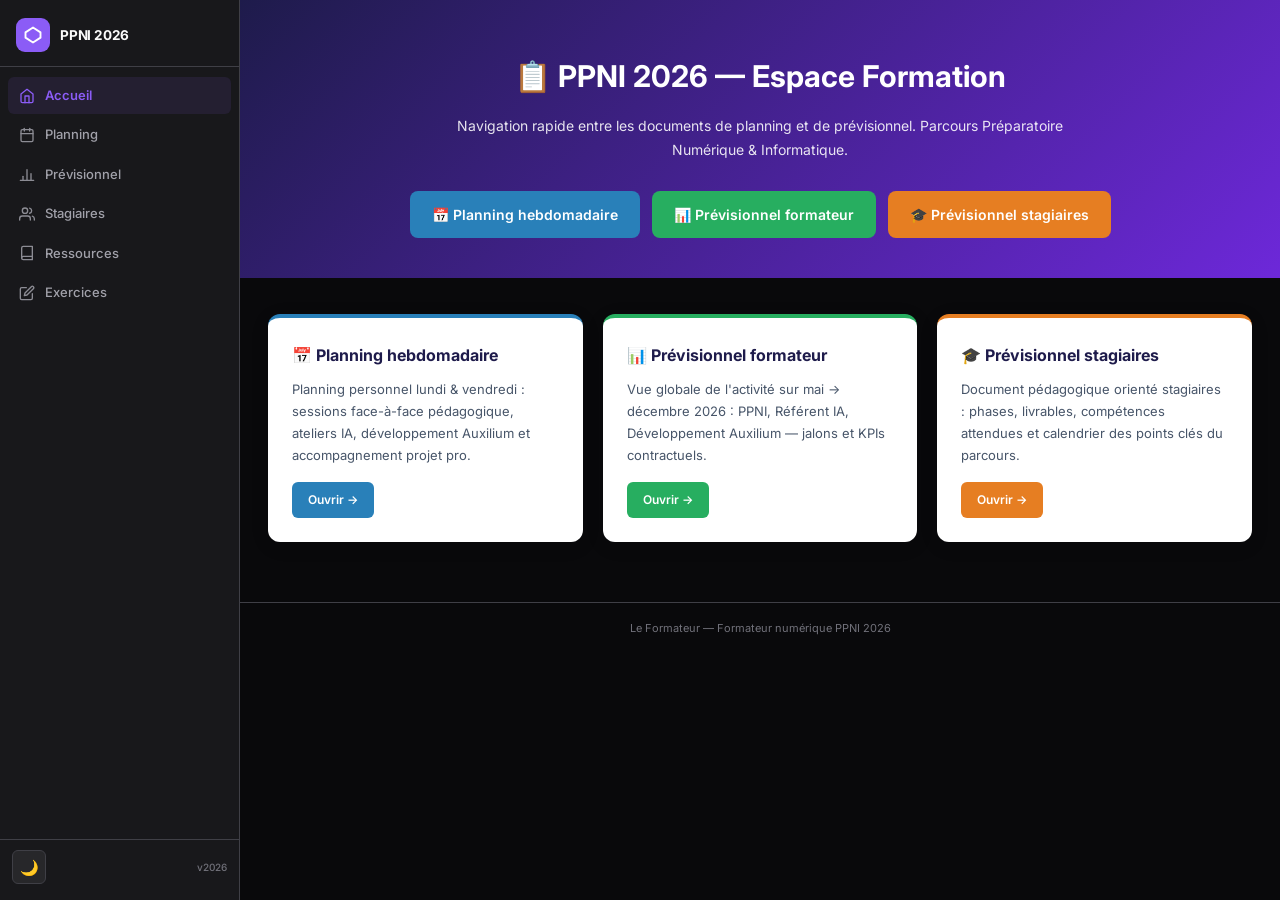
<file: index.html>
<!doctype html>
<html lang="fr">
  <head>
    <meta charset="UTF-8" />
    <meta name="viewport" content="width=device-width, initial-scale=1" />
    <title>Accueil — PPNI 2026</title>
    <link rel="preconnect" href="https://fonts.googleapis.com" />
    <link rel="preconnect" href="https://fonts.gstatic.com" crossorigin />
    <link
      href="https://fonts.googleapis.com/css2?family=Inter:wght@400;500;600;700&display=swap"
      rel="stylesheet"
    />
    <script>
      (function () {
        var t = localStorage.getItem("ppni-theme") || "dark";
        document.documentElement.setAttribute("data-theme", t);
      })();
    </script>
    <link rel="stylesheet" href="css/shared.css" />
    <style>
      .hero {
        background: linear-gradient(
          135deg,
          var(--brand-dark) 0%,
          var(--brand-mid) 100%
        );
        color: white;
        padding: 52px 32px 40px;
        text-align: center;
      }
      .hero h1 {
        font-size: 30px;
        font-weight: 700;
        margin-bottom: 12px;
      }
      .hero p {
        font-size: 14px;
        opacity: 0.88;
        max-width: 620px;
        margin: 0 auto 28px;
        line-height: 1.75;
      }
      .hero-nav {
        display: flex;
        flex-wrap: wrap;
        gap: 12px;
        justify-content: center;
      }
      .hero-nav a {
        display: inline-flex;
        align-items: center;
        gap: 7px;
        padding: 12px 22px;
        border-radius: 8px;
        text-decoration: none;
        font-weight: 600;
        font-size: 14px;
        color: white;
        transition:
          transform 0.18s,
          box-shadow 0.18s;
      }
      .hero-nav a:hover {
        transform: translateY(-2px);
        box-shadow: 0 8px 20px rgba(0, 0, 0, 0.22);
      }
      .btn-plan {
        background: #2980b9;
      }
      .btn-prev {
        background: #27ae60;
      }
      .btn-stag {
        background: #e67e22;
      }
      .card-grid {
        display: grid;
        grid-template-columns: repeat(auto-fit, minmax(280px, 1fr));
        gap: 20px;
        max-width: 1080px;
        margin: 36px auto;
        padding: 0 28px;
      }
      .card {
        background: white;
        border-radius: 12px;
        padding: 24px;
        box-shadow: 0 4px 20px rgba(0, 0, 0, 0.08);
        border-top: 4px solid;
        transition:
          transform 0.2s,
          box-shadow 0.2s;
      }
      .card:hover {
        transform: translateY(-3px);
        box-shadow: 0 8px 28px rgba(0, 0, 0, 0.13);
      }
      .card.c1 {
        border-color: #2980b9;
      }
      .card.c2 {
        border-color: #27ae60;
      }
      .card.c3 {
        border-color: #e67e22;
      }
      .card h2 {
        font-size: 16px;
        font-weight: 700;
        margin-bottom: 10px;
        color: var(--brand-dark);
      }
      .card p {
        font-size: 13px;
        line-height: 1.7;
        color: #475569;
        margin-bottom: 16px;
      }
      .card a.btn {
        display: inline-flex;
        align-items: center;
        gap: 6px;
        padding: 8px 16px;
        border-radius: 6px;
        text-decoration: none;
        font-weight: 600;
        font-size: 12px;
        color: white;
      }
      .card.c1 a.btn {
        background: #2980b9;
      }
      .card.c2 a.btn {
        background: #27ae60;
      }
      .card.c3 a.btn {
        background: #e67e22;
      }
      @media (max-width: 640px) {
        .hero {
          padding: 32px 16px 24px;
        }
        .hero h1 {
          font-size: 22px;
        }
        .card-grid {
          padding: 0 16px;
        }
      }
      @media print {
        .topbar {
          display: none;
        }
      }
    </style>
  </head>
  <body>
    <aside class="sidebar" id="sidebar">
      <div class="sidebar-brand">
        <div class="brand-logo">
          <svg
            width="18"
            height="18"
            viewBox="0 0 24 24"
            fill="none"
            stroke="currentColor"
            stroke-width="2.5"
            stroke-linecap="round"
            stroke-linejoin="round"
          >
            <polygon points="12 2 22 8.5 22 15.5 12 22 2 15.5 2 8.5" />
          </svg>
        </div>
        <span class="brand-text">PPNI 2026</span>
      </div>
      <nav class="sidebar-nav">
        <a href="index.html" class="nav-item active">
          <span class="nav-icon"
            ><svg
              width="16"
              height="16"
              viewBox="0 0 24 24"
              fill="none"
              stroke="currentColor"
              stroke-width="2"
              stroke-linecap="round"
              stroke-linejoin="round"
            >
              <path d="m3 9 9-7 9 7v11a2 2 0 0 1-2 2H5a2 2 0 0 1-2-2z" />
              <polyline points="9 22 9 12 15 12 15 22" /></svg
          ></span>
          <span>Accueil</span>
        </a>
        <a href="planning.html" class="nav-item">
          <span class="nav-icon"
            ><svg
              width="16"
              height="16"
              viewBox="0 0 24 24"
              fill="none"
              stroke="currentColor"
              stroke-width="2"
              stroke-linecap="round"
              stroke-linejoin="round"
            >
              <rect x="3" y="4" width="18" height="18" rx="2" ry="2" />
              <line x1="16" y1="2" x2="16" y2="6" />
              <line x1="8" y1="2" x2="8" y2="6" />
              <line x1="3" y1="10" x2="21" y2="10" /></svg
          ></span>
          <span>Planning</span>
        </a>
        <a href="previsionnel.html" class="nav-item">
          <span class="nav-icon"
            ><svg
              width="16"
              height="16"
              viewBox="0 0 24 24"
              fill="none"
              stroke="currentColor"
              stroke-width="2"
              stroke-linecap="round"
              stroke-linejoin="round"
            >
              <line x1="18" y1="20" x2="18" y2="10" />
              <line x1="12" y1="20" x2="12" y2="4" />
              <line x1="6" y1="20" x2="6" y2="14" />
              <line x1="2" y1="20" x2="22" y2="20" /></svg
          ></span>
          <span>Prévisionnel</span>
        </a>
        <a href="previsionnel_stagiaire.html" class="nav-item">
          <span class="nav-icon"
            ><svg
              width="16"
              height="16"
              viewBox="0 0 24 24"
              fill="none"
              stroke="currentColor"
              stroke-width="2"
              stroke-linecap="round"
              stroke-linejoin="round"
            >
              <path d="M17 21v-2a4 4 0 0 0-4-4H5a4 4 0 0 0-4 4v2" />
              <circle cx="9" cy="7" r="4" />
              <path d="M23 21v-2a4 4 0 0 0-3-3.87" />
              <path d="M16 3.13a4 4 0 0 1 0 7.75" /></svg
          ></span>
          <span>Stagiaires</span>
        </a>
        <a href="ressources/index.html" class="nav-item">
          <span class="nav-icon"
            ><svg
              width="16"
              height="16"
              viewBox="0 0 24 24"
              fill="none"
              stroke="currentColor"
              stroke-width="2"
              stroke-linecap="round"
              stroke-linejoin="round"
            >
              <path d="M4 19.5A2.5 2.5 0 0 1 6.5 17H20" />
              <path
                d="M6.5 2H20v20H6.5A2.5 2.5 0 0 1 4 19.5v-15A2.5 2.5 0 0 1 6.5 2z"
              /></svg
          ></span>
          <span>Ressources</span>
        </a>
        <a href="exercices/index.html" class="nav-item">
          <span class="nav-icon"
            ><svg
              width="16"
              height="16"
              viewBox="0 0 24 24"
              fill="none"
              stroke="currentColor"
              stroke-width="2"
              stroke-linecap="round"
              stroke-linejoin="round"
            >
              <path
                d="M11 4H4a2 2 0 0 0-2 2v14a2 2 0 0 0 2 2h14a2 2 0 0 0 2-2v-7"
              />
              <path
                d="M18.5 2.5a2.121 2.121 0 0 1 3 3L12 15l-4 1 1-4 9.5-9.5z"
              /></svg
          ></span>
          <span>Exercices</span>
        </a>
      </nav>
      <div class="sidebar-footer">
        <button
          class="theme-toggle"
          onclick="toggleTheme()"
          title="Changer le thème"
        >
          <span class="theme-icon">🌙</span>
        </button>
        <span class="sidebar-version">v2026</span>
      </div>
    </aside>
    <main class="main-content">
      <div class="sidebar-overlay" onclick="closeSidebar()"></div>
      <header class="mobile-topbar">
        <button class="hamburger" onclick="toggleSidebar()" aria-label="Menu">
          <svg
            width="18"
            height="18"
            viewBox="0 0 24 24"
            fill="none"
            stroke="currentColor"
            stroke-width="2"
            stroke-linecap="round"
            stroke-linejoin="round"
          >
            <line x1="3" y1="6" x2="21" y2="6" />
            <line x1="3" y1="12" x2="21" y2="12" />
            <line x1="3" y1="18" x2="21" y2="18" />
          </svg>
        </button>
        <span class="mobile-brand">PPNI 2026</span>
      </header>

      <div class="hero">
        <h1>📋 PPNI 2026 — Espace Formation</h1>
        <p>
          Navigation rapide entre les documents de planning et de prévisionnel.
          Parcours Préparatoire Numérique &amp; Informatique.
        </p>
        <div class="hero-nav">
          <a class="btn-plan" href="planning.html">📅 Planning hebdomadaire</a>
          <a class="btn-prev" href="previsionnel.html"
            >📊 Prévisionnel formateur</a
          >
          <a class="btn-stag" href="previsionnel_stagiaire.html"
            >🎓 Prévisionnel stagiaires</a
          >
        </div>
      </div>

      <div class="card-grid">
        <div class="card c1">
          <h2>📅 Planning hebdomadaire</h2>
          <p>
            Planning personnel lundi &amp; vendredi : sessions face-à-face
            pédagogique, ateliers IA, développement Auxilium et accompagnement
            projet pro.
          </p>
          <a class="btn" href="planning.html">Ouvrir →</a>
        </div>
        <div class="card c2">
          <h2>📊 Prévisionnel formateur</h2>
          <p>
            Vue globale de l'activité sur mai → décembre 2026 : PPNI, Référent
            IA, Développement Auxilium — jalons et KPIs contractuels.
          </p>
          <a class="btn" href="previsionnel.html">Ouvrir →</a>
        </div>
        <div class="card c3">
          <h2>🎓 Prévisionnel stagiaires</h2>
          <p>
            Document pédagogique orienté stagiaires : phases, livrables,
            compétences attendues et calendrier des points clés du parcours.
          </p>
          <a class="btn" href="previsionnel_stagiaire.html">Ouvrir →</a>
        </div>
      </div>

      <div class="footer">Le Formateur — Formateur numérique PPNI 2026</div>
    </main>
    <script src="js/app.js"></script>
  </body>
</html>
</file>
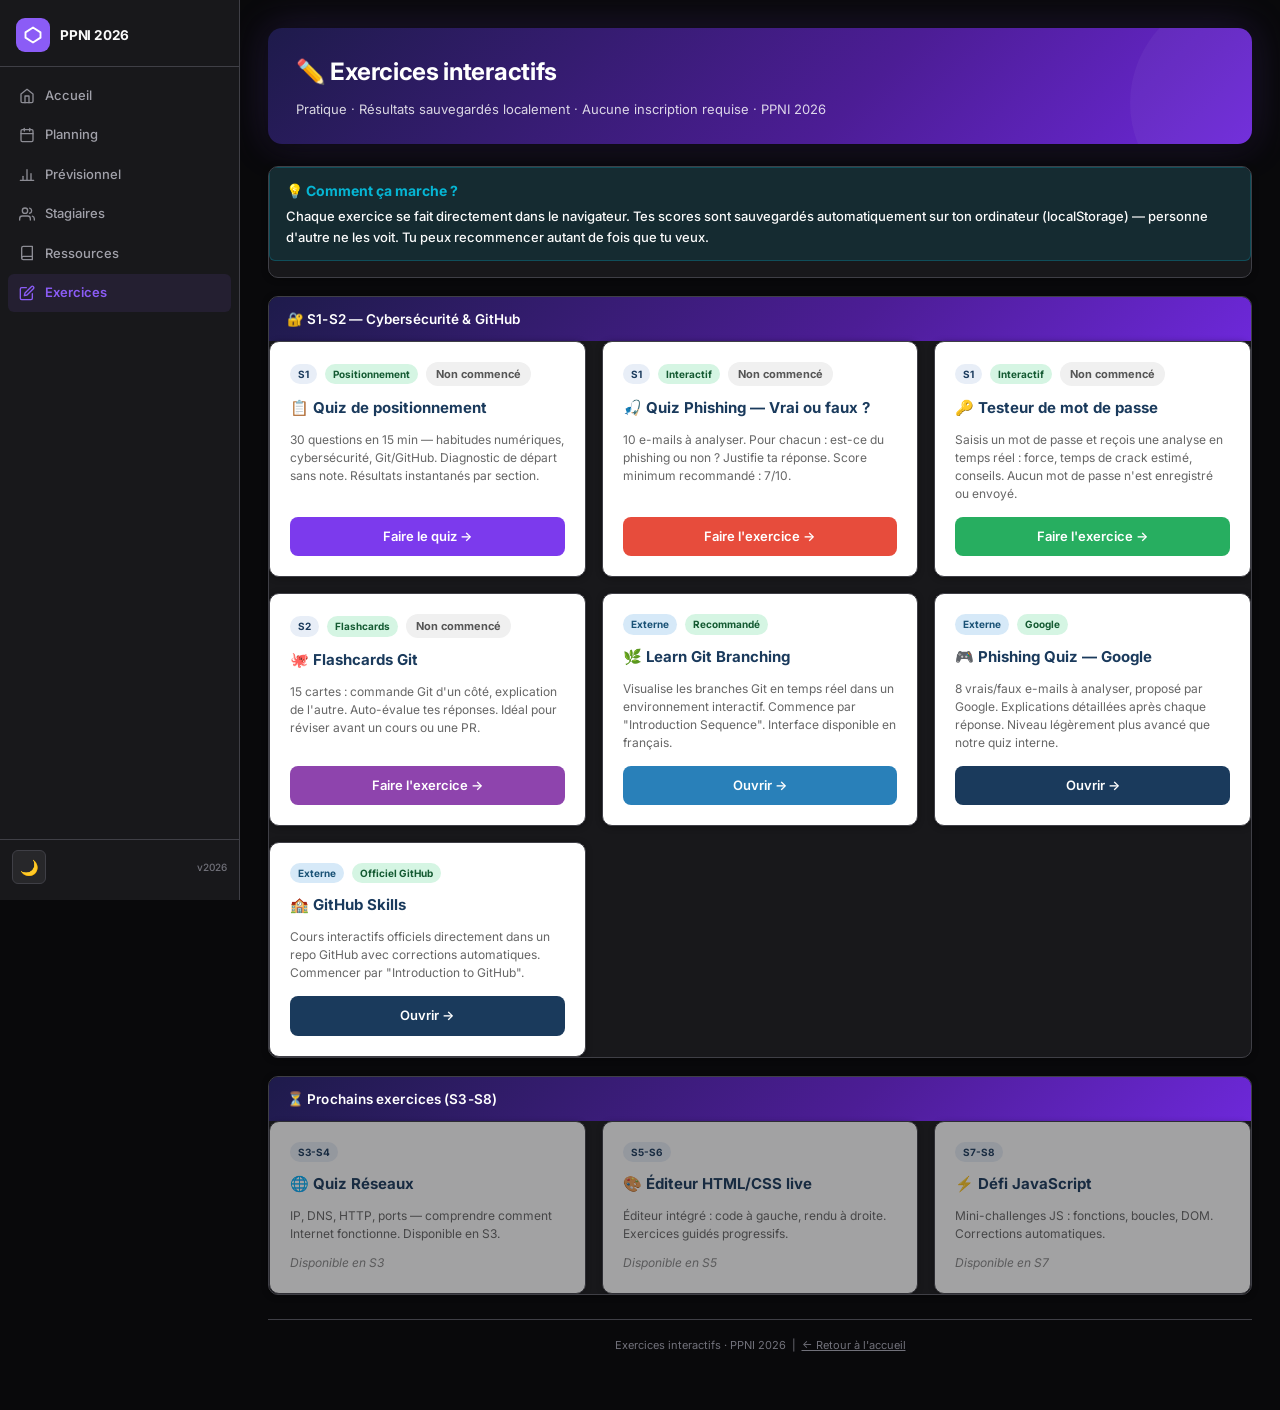
<file: exercices/index.html>
﻿<!doctype html>
<html lang="fr">
  <head>
    <meta charset="UTF-8" />
    <meta name="viewport" content="width=device-width, initial-scale=1" />
    <title>Exercices — PPNI 2026</title>
    <link rel="preconnect" href="https://fonts.googleapis.com" />
    <link rel="preconnect" href="https://fonts.gstatic.com" crossorigin />
    <link
      href="https://fonts.googleapis.com/css2?family=Inter:wght@400;500;600;700&display=swap"
      rel="stylesheet"
    />
    <script>
      (function () {
        var t = localStorage.getItem("ppni-theme") || "dark";
        document.documentElement.setAttribute("data-theme", t);
      })();
    </script>
    <link rel="stylesheet" href="../css/shared.css" />
    <style>
      .exo-card {
        background: #fff;
        border: 1px solid var(--gray-border);
        border-radius: var(--radius);
        padding: 20px;
        box-shadow: var(--shadow-sm);
        display: flex;
        flex-direction: column;
        gap: 10px;
      }
      .exo-card h3 {
        margin: 0;
        font-size: 15px;
        color: #1a3a5c;
      }
      .exo-card p {
        margin: 0;
        font-size: 12px;
        color: #666;
        line-height: 1.5;
        flex: 1;
      }
      .exo-meta {
        display: flex;
        gap: 8px;
        flex-wrap: wrap;
        align-items: center;
      }
      .exo-tag {
        font-size: 10px;
        font-weight: 700;
        padding: 2px 8px;
        border-radius: 20px;
      }
      .exo-tag.s1 {
        background: #e8eef7;
        color: #1a3a5c;
      }
      .exo-tag.interactif {
        background: #d5f5e3;
        color: #145a32;
      }
      .exo-tag.local {
        background: #fdebd0;
        color: #784212;
      }
      .exo-tag.externe {
        background: #d6e9f8;
        color: #1a5276;
      }
      .exo-grid {
        display: grid;
        grid-template-columns: repeat(auto-fit, minmax(260px, 1fr));
        gap: 16px;
      }
      .score-chip {
        font-size: 11px;
        font-weight: 700;
        padding: 3px 10px;
        border-radius: 20px;
        background: #f0f0f0;
        color: #555;
      }
      .score-chip.done {
        background: #d5f5e3;
        color: #145a32;
      }
    </style>
  </head>
  <body>
    <aside class="sidebar" id="sidebar">
      <div class="sidebar-brand">
        <div class="brand-logo">
          <svg
            width="18"
            height="18"
            viewBox="0 0 24 24"
            fill="none"
            stroke="currentColor"
            stroke-width="2.5"
            stroke-linecap="round"
            stroke-linejoin="round"
          >
            <polygon points="12 2 22 8.5 22 15.5 12 22 2 15.5 2 8.5" />
          </svg>
        </div>
        <span class="brand-text">PPNI 2026</span>
      </div>
      <nav class="sidebar-nav">
        <a href="../index.html" class="nav-item">
          <span class="nav-icon"
            ><svg
              width="16"
              height="16"
              viewBox="0 0 24 24"
              fill="none"
              stroke="currentColor"
              stroke-width="2"
              stroke-linecap="round"
              stroke-linejoin="round"
            >
              <path d="m3 9 9-7 9 7v11a2 2 0 0 1-2 2H5a2 2 0 0 1-2-2z" />
              <polyline points="9 22 9 12 15 12 15 22" /></svg
          ></span>
          <span>Accueil</span>
        </a>
        <a href="../planning.html" class="nav-item">
          <span class="nav-icon"
            ><svg
              width="16"
              height="16"
              viewBox="0 0 24 24"
              fill="none"
              stroke="currentColor"
              stroke-width="2"
              stroke-linecap="round"
              stroke-linejoin="round"
            >
              <rect x="3" y="4" width="18" height="18" rx="2" ry="2" />
              <line x1="16" y1="2" x2="16" y2="6" />
              <line x1="8" y1="2" x2="8" y2="6" />
              <line x1="3" y1="10" x2="21" y2="10" /></svg
          ></span>
          <span>Planning</span>
        </a>
        <a href="../previsionnel.html" class="nav-item">
          <span class="nav-icon"
            ><svg
              width="16"
              height="16"
              viewBox="0 0 24 24"
              fill="none"
              stroke="currentColor"
              stroke-width="2"
              stroke-linecap="round"
              stroke-linejoin="round"
            >
              <line x1="18" y1="20" x2="18" y2="10" />
              <line x1="12" y1="20" x2="12" y2="4" />
              <line x1="6" y1="20" x2="6" y2="14" />
              <line x1="2" y1="20" x2="22" y2="20" /></svg
          ></span>
          <span>Pr&#233;visionnel</span>
        </a>
        <a href="../previsionnel_stagiaire.html" class="nav-item">
          <span class="nav-icon"
            ><svg
              width="16"
              height="16"
              viewBox="0 0 24 24"
              fill="none"
              stroke="currentColor"
              stroke-width="2"
              stroke-linecap="round"
              stroke-linejoin="round"
            >
              <path d="M17 21v-2a4 4 0 0 0-4-4H5a4 4 0 0 0-4 4v2" />
              <circle cx="9" cy="7" r="4" />
              <path d="M23 21v-2a4 4 0 0 0-3-3.87" />
              <path d="M16 3.13a4 4 0 0 1 0 7.75" /></svg
          ></span>
          <span>Stagiaires</span>
        </a>
        <a href="../ressources/index.html" class="nav-item">
          <span class="nav-icon"
            ><svg
              width="16"
              height="16"
              viewBox="0 0 24 24"
              fill="none"
              stroke="currentColor"
              stroke-width="2"
              stroke-linecap="round"
              stroke-linejoin="round"
            >
              <path d="M4 19.5A2.5 2.5 0 0 1 6.5 17H20" />
              <path
                d="M6.5 2H20v20H6.5A2.5 2.5 0 0 1 4 19.5v-15A2.5 2.5 0 0 1 6.5 2z"
              /></svg
          ></span>
          <span>Ressources</span>
        </a>
        <a href="index.html" class="nav-item active">
          <span class="nav-icon"
            ><svg
              width="16"
              height="16"
              viewBox="0 0 24 24"
              fill="none"
              stroke="currentColor"
              stroke-width="2"
              stroke-linecap="round"
              stroke-linejoin="round"
            >
              <path
                d="M11 4H4a2 2 0 0 0-2 2v14a2 2 0 0 0 2 2h14a2 2 0 0 0 2-2v-7"
              />
              <path
                d="M18.5 2.5a2.121 2.121 0 0 1 3 3L12 15l-4 1 1-4 9.5-9.5z"
              /></svg
          ></span>
          <span>Exercices</span>
        </a>
      </nav>
      <div class="sidebar-footer">
        <button
          class="theme-toggle"
          onclick="toggleTheme()"
          title="Changer le th&#232;me"
        >
          <span class="theme-icon">&#127769;</span>
        </button>
        <span class="sidebar-version">v2026</span>
      </div>
    </aside>
    <main class="main-content">
      <div class="sidebar-overlay" onclick="closeSidebar()"></div>
      <header class="mobile-topbar">
        <button class="hamburger" onclick="toggleSidebar()" aria-label="Menu">
          <svg
            width="18"
            height="18"
            viewBox="0 0 24 24"
            fill="none"
            stroke="currentColor"
            stroke-width="2"
            stroke-linecap="round"
            stroke-linejoin="round"
          >
            <line x1="3" y1="6" x2="21" y2="6" />
            <line x1="3" y1="12" x2="21" y2="12" />
            <line x1="3" y1="18" x2="21" y2="18" />
          </svg>
        </button>
        <span class="mobile-brand">PPNI 2026</span>
      </header>

      <div class="page-wrapper">
        <div class="doc-header">
          <h1>✏️ Exercices interactifs</h1>
          <div class="meta">
            Pratique · Résultats sauvegardés localement · Aucune inscription
            requise · PPNI 2026
          </div>
        </div>

        <div class="section-box">
          <div class="falc-intro">
            <strong>💡 Comment ça marche ?</strong>
            Chaque exercice se fait directement dans le navigateur. Tes scores
            sont sauvegardés automatiquement sur ton ordinateur (localStorage) —
            personne d'autre ne les voit. Tu peux recommencer autant de fois que
            tu veux.
          </div>
        </div>

        <!-- S1-S2 -->
        <div class="section-box">
          <h2>🔐 S1-S2 — Cybersécurité & GitHub</h2>
          <div class="exo-grid" id="grid-s1s2">
            <div class="exo-card">
              <div class="exo-meta">
                <span class="exo-tag s1">S1</span>
                <span class="exo-tag interactif">Positionnement</span>
                <span class="score-chip" id="chip-positionnement"
                  >Non commencé</span
                >
              </div>
              <h3>📋 Quiz de positionnement</h3>
              <p>
                30 questions en 15 min — habitudes numériques, cybersécurité,
                Git/GitHub. Diagnostic de départ sans note. Résultats
                instantanés par section.
              </p>
              <a
                href="quiz-positionnement.html"
                style="
                  display: inline-block;
                  padding: 9px 18px;
                  background: #7c3aed;
                  color: #fff;
                  border-radius: 8px;
                  font-size: 13px;
                  font-weight: 600;
                  text-decoration: none;
                  text-align: center;
                  margin-top: 4px;
                "
                >Faire le quiz →</a
              >
            </div>

            <div class="exo-card">
              <div class="exo-meta">
                <span class="exo-tag s1">S1</span>
                <span class="exo-tag interactif">Interactif</span>
                <span class="score-chip" id="chip-phishing">Non commencé</span>
              </div>
              <h3>🎣 Quiz Phishing — Vrai ou faux ?</h3>
              <p>
                10 e-mails à analyser. Pour chacun : est-ce du phishing ou non ?
                Justifie ta réponse. Score minimum recommandé : 7/10.
              </p>
              <a
                href="quiz-phishing.html"
                style="
                  display: inline-block;
                  padding: 9px 18px;
                  background: #e74c3c;
                  color: #fff;
                  border-radius: 8px;
                  font-size: 13px;
                  font-weight: 600;
                  text-decoration: none;
                  text-align: center;
                  margin-top: 4px;
                "
                >Faire l'exercice →</a
              >
            </div>

            <div class="exo-card">
              <div class="exo-meta">
                <span class="exo-tag s1">S1</span>
                <span class="exo-tag interactif">Interactif</span>
                <span class="score-chip" id="chip-password">Non commencé</span>
              </div>
              <h3>🔑 Testeur de mot de passe</h3>
              <p>
                Saisis un mot de passe et reçois une analyse en temps réel :
                force, temps de crack estimé, conseils. Aucun mot de passe n'est
                enregistré ou envoyé.
              </p>
              <a
                href="password-checker.html"
                style="
                  display: inline-block;
                  padding: 9px 18px;
                  background: #27ae60;
                  color: #fff;
                  border-radius: 8px;
                  font-size: 13px;
                  font-weight: 600;
                  text-decoration: none;
                  text-align: center;
                  margin-top: 4px;
                "
                >Faire l'exercice →</a
              >
            </div>

            <div class="exo-card">
              <div class="exo-meta">
                <span class="exo-tag s1">S2</span>
                <span class="exo-tag interactif">Flashcards</span>
                <span class="score-chip" id="chip-git">Non commencé</span>
              </div>
              <h3>🐙 Flashcards Git</h3>
              <p>
                15 cartes : commande Git d'un côté, explication de l'autre.
                Auto-évalue tes réponses. Idéal pour réviser avant un cours ou
                une PR.
              </p>
              <a
                href="quiz-git.html"
                style="
                  display: inline-block;
                  padding: 9px 18px;
                  background: #8e44ad;
                  color: #fff;
                  border-radius: 8px;
                  font-size: 13px;
                  font-weight: 600;
                  text-decoration: none;
                  text-align: center;
                  margin-top: 4px;
                "
                >Faire l'exercice →</a
              >
            </div>

            <div class="exo-card">
              <div class="exo-meta">
                <span class="exo-tag externe">Externe</span>
                <span class="exo-tag interactif">Recommandé</span>
              </div>
              <h3>🌿 Learn Git Branching</h3>
              <p>
                Visualise les branches Git en temps réel dans un environnement
                interactif. Commence par "Introduction Sequence". Interface
                disponible en français.
              </p>
              <a
                href="https://learngitbranching.js.org/?locale=fr_FR"
                target="_blank"
                rel="noopener"
                style="
                  display: inline-block;
                  padding: 9px 18px;
                  background: #2980b9;
                  color: #fff;
                  border-radius: 8px;
                  font-size: 13px;
                  font-weight: 600;
                  text-decoration: none;
                  text-align: center;
                  margin-top: 4px;
                "
                >Ouvrir →</a
              >
            </div>

            <div class="exo-card">
              <div class="exo-meta">
                <span class="exo-tag externe">Externe</span>
                <span class="exo-tag interactif">Google</span>
              </div>
              <h3>🎮 Phishing Quiz — Google</h3>
              <p>
                8 vrais/faux e-mails à analyser, proposé par Google.
                Explications détaillées après chaque réponse. Niveau légèrement
                plus avancé que notre quiz interne.
              </p>
              <a
                href="https://phishingquiz.withgoogle.com"
                target="_blank"
                rel="noopener"
                style="
                  display: inline-block;
                  padding: 9px 18px;
                  background: #1a3a5c;
                  color: #fff;
                  border-radius: 8px;
                  font-size: 13px;
                  font-weight: 600;
                  text-decoration: none;
                  text-align: center;
                  margin-top: 4px;
                "
                >Ouvrir →</a
              >
            </div>

            <div class="exo-card">
              <div class="exo-meta">
                <span class="exo-tag externe">Externe</span>
                <span class="exo-tag interactif">Officiel GitHub</span>
              </div>
              <h3>🏫 GitHub Skills</h3>
              <p>
                Cours interactifs officiels directement dans un repo GitHub avec
                corrections automatiques. Commencer par "Introduction to
                GitHub".
              </p>
              <a
                href="https://skills.github.com"
                target="_blank"
                rel="noopener"
                style="
                  display: inline-block;
                  padding: 9px 18px;
                  background: #1a3a5c;
                  color: #fff;
                  border-radius: 8px;
                  font-size: 13px;
                  font-weight: 600;
                  text-decoration: none;
                  text-align: center;
                  margin-top: 4px;
                "
                >Ouvrir →</a
              >
            </div>
          </div>
        </div>

        <!-- À VENIR -->
        <div class="section-box">
          <h2>⏳ Prochains exercices (S3-S8)</h2>
          <div class="exo-grid">
            <div class="exo-card" style="opacity: 0.6">
              <div class="exo-meta"><span class="exo-tag s1">S3-S4</span></div>
              <h3>🌐 Quiz Réseaux</h3>
              <p>
                IP, DNS, HTTP, ports — comprendre comment Internet fonctionne.
                Disponible en S3.
              </p>
              <span style="font-size: 12px; color: #888; font-style: italic"
                >Disponible en S3</span
              >
            </div>
            <div class="exo-card" style="opacity: 0.6">
              <div class="exo-meta"><span class="exo-tag s1">S5-S6</span></div>
              <h3>🎨 Éditeur HTML/CSS live</h3>
              <p>
                Éditeur intégré : code à gauche, rendu à droite. Exercices
                guidés progressifs.
              </p>
              <span style="font-size: 12px; color: #888; font-style: italic"
                >Disponible en S5</span
              >
            </div>
            <div class="exo-card" style="opacity: 0.6">
              <div class="exo-meta"><span class="exo-tag s1">S7-S8</span></div>
              <h3>⚡ Défi JavaScript</h3>
              <p>
                Mini-challenges JS : fonctions, boucles, DOM. Corrections
                automatiques.
              </p>
              <span style="font-size: 12px; color: #888; font-style: italic"
                >Disponible en S7</span
              >
            </div>
          </div>
        </div>

        <div class="footer">
          Exercices interactifs · PPNI 2026 &nbsp;|&nbsp;
          <a href="../index.html" style="color: inherit"
            >← Retour à l'accueil</a
          >
        </div>
      </div>

      <script>
        // Afficher les scores sauvegardés depuis les exercices
        const phishingScore = localStorage.getItem("ppni_quiz_phishing_score");
        const gitScore = localStorage.getItem("ppni_quiz_git_score");
        const pwDone = localStorage.getItem("ppni_password_checker_done");

        if (phishingScore !== null) {
          const chip = document.getElementById("chip-phishing");
          chip.textContent = "Dernier score : " + phishingScore + "/10";
          chip.className = "score-chip done";
        }
        if (gitScore !== null) {
          const chip = document.getElementById("chip-git");
          chip.textContent = "Cartes révisées : " + gitScore;
          chip.className = "score-chip done";
        }
        if (pwDone) {
          const chip = document.getElementById("chip-password");
          chip.textContent = "Exercice fait ✓";
          chip.className = "score-chip done";
        }
      </script>
    </main>
    <script src="../js/app.js"></script>
  </body>
</html>
</file>
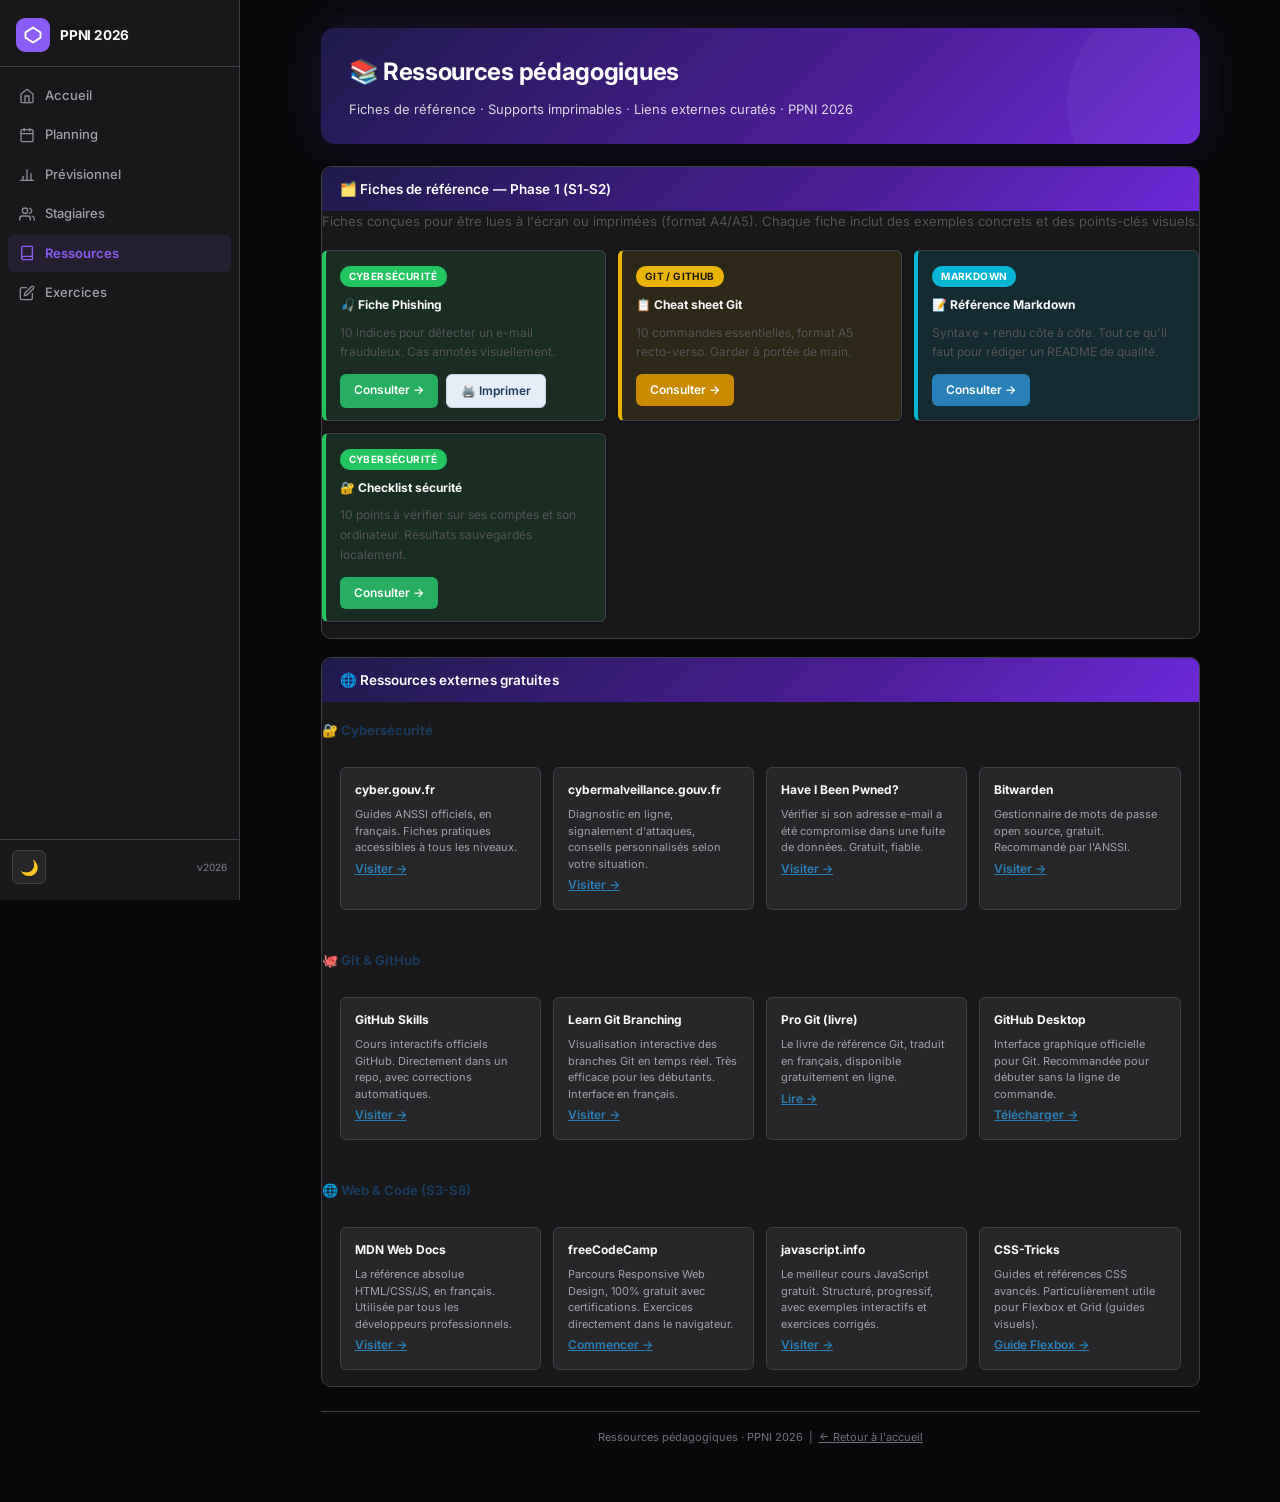
<file: ressources/index.html>
﻿<!doctype html>
<html lang="fr">
  <head>
    <meta charset="UTF-8" />
    <meta name="viewport" content="width=device-width, initial-scale=1" />
    <title>Ressources — PPNI 2026</title>
    <link rel="preconnect" href="https://fonts.googleapis.com" />
    <link rel="preconnect" href="https://fonts.gstatic.com" crossorigin />
    <link
      href="https://fonts.googleapis.com/css2?family=Inter:wght@400;500;600;700&display=swap"
      rel="stylesheet"
    />
<script>(function(){var t=localStorage.getItem('ppni-theme')||'dark';document.documentElement.setAttribute('data-theme',t);})();</script>
    <link rel="stylesheet" href="../css/shared.css" />
  </head>
  <body>
    <aside class="sidebar" id="sidebar">
      <div class="sidebar-brand">
        <div class="brand-logo"><svg width="18" height="18" viewBox="0 0 24 24" fill="none" stroke="currentColor" stroke-width="2.5" stroke-linecap="round" stroke-linejoin="round"><polygon points="12 2 22 8.5 22 15.5 12 22 2 15.5 2 8.5"/></svg></div>
        <span class="brand-text">PPNI 2026</span>
      </div>
      <nav class="sidebar-nav">
        <a href="../index.html" class="nav-item">
          <span class="nav-icon"><svg width="16" height="16" viewBox="0 0 24 24" fill="none" stroke="currentColor" stroke-width="2" stroke-linecap="round" stroke-linejoin="round"><path d="m3 9 9-7 9 7v11a2 2 0 0 1-2 2H5a2 2 0 0 1-2-2z"/><polyline points="9 22 9 12 15 12 15 22"/></svg></span>
          <span>Accueil</span>
        </a>
        <a href="../planning.html" class="nav-item">
          <span class="nav-icon"><svg width="16" height="16" viewBox="0 0 24 24" fill="none" stroke="currentColor" stroke-width="2" stroke-linecap="round" stroke-linejoin="round"><rect x="3" y="4" width="18" height="18" rx="2" ry="2"/><line x1="16" y1="2" x2="16" y2="6"/><line x1="8" y1="2" x2="8" y2="6"/><line x1="3" y1="10" x2="21" y2="10"/></svg></span>
          <span>Planning</span>
        </a>
        <a href="../previsionnel.html" class="nav-item">
          <span class="nav-icon"><svg width="16" height="16" viewBox="0 0 24 24" fill="none" stroke="currentColor" stroke-width="2" stroke-linecap="round" stroke-linejoin="round"><line x1="18" y1="20" x2="18" y2="10"/><line x1="12" y1="20" x2="12" y2="4"/><line x1="6" y1="20" x2="6" y2="14"/><line x1="2" y1="20" x2="22" y2="20"/></svg></span>
          <span>Pr&#233;visionnel</span>
        </a>
        <a href="../previsionnel_stagiaire.html" class="nav-item">
          <span class="nav-icon"><svg width="16" height="16" viewBox="0 0 24 24" fill="none" stroke="currentColor" stroke-width="2" stroke-linecap="round" stroke-linejoin="round"><path d="M17 21v-2a4 4 0 0 0-4-4H5a4 4 0 0 0-4 4v2"/><circle cx="9" cy="7" r="4"/><path d="M23 21v-2a4 4 0 0 0-3-3.87"/><path d="M16 3.13a4 4 0 0 1 0 7.75"/></svg></span>
          <span>Stagiaires</span>
        </a>
        <a href="index.html" class="nav-item active">
          <span class="nav-icon"><svg width="16" height="16" viewBox="0 0 24 24" fill="none" stroke="currentColor" stroke-width="2" stroke-linecap="round" stroke-linejoin="round"><path d="M4 19.5A2.5 2.5 0 0 1 6.5 17H20"/><path d="M6.5 2H20v20H6.5A2.5 2.5 0 0 1 4 19.5v-15A2.5 2.5 0 0 1 6.5 2z"/></svg></span>
          <span>Ressources</span>
        </a>
        <a href="../exercices/index.html" class="nav-item">
          <span class="nav-icon"><svg width="16" height="16" viewBox="0 0 24 24" fill="none" stroke="currentColor" stroke-width="2" stroke-linecap="round" stroke-linejoin="round"><path d="M11 4H4a2 2 0 0 0-2 2v14a2 2 0 0 0 2 2h14a2 2 0 0 0 2-2v-7"/><path d="M18.5 2.5a2.121 2.121 0 0 1 3 3L12 15l-4 1 1-4 9.5-9.5z"/></svg></span>
          <span>Exercices</span>
        </a>
      </nav>
      <div class="sidebar-footer">
        <button class="theme-toggle" onclick="toggleTheme()" title="Changer le th&#232;me">
          <span class="theme-icon">&#127769;</span>
        </button>
        <span class="sidebar-version">v2026</span>
      </div>
    </aside>
    <main class="main-content">
    <div class="sidebar-overlay" onclick="closeSidebar()"></div>
    <header class="mobile-topbar">
      <button class="hamburger" onclick="toggleSidebar()" aria-label="Menu"><svg width="18" height="18" viewBox="0 0 24 24" fill="none" stroke="currentColor" stroke-width="2" stroke-linecap="round" stroke-linejoin="round"><line x1="3" y1="6" x2="21" y2="6"/><line x1="3" y1="12" x2="21" y2="12"/><line x1="3" y1="18" x2="21" y2="18"/></svg></button>
      <span class="mobile-brand">PPNI 2026</span>
    </header>

    <div class="page-wrapper">
      <div class="doc-header">
        <h1>📚 Ressources pédagogiques</h1>
        <div class="meta">
          Fiches de référence · Supports imprimables · Liens externes curatés ·
          PPNI 2026
        </div>
      </div>

      <!-- ─── FICHES INTERNES ─── -->
      <div class="section-box">
        <h2>🗂️ Fiches de référence — Phase 1 (S1-S2)</h2>
        <p style="font-size: 13px; color: #555; margin-bottom: 18px">
          Fiches conçues pour être lues à l'écran ou imprimées (format A4/A5).
          Chaque fiche inclut des exemples concrets et des points-clés visuels.
        </p>
        <div
          class="module-grid"
          style="grid-template-columns: repeat(auto-fit, minmax(240px, 1fr))"
        >
          <div
            class="module-card pratique"
            style="text-decoration: none; display: block"
          >
            <span class="module-tag pratique">Cybersécurité</span>
            <h4>🎣 Fiche Phishing</h4>
            <p style="font-size: 12px; color: #555; margin: 8px 0">
              10 indices pour détecter un e-mail frauduleux. Cas annotés
              visuellement.
            </p>
            <div
              style="display: flex; gap: 8px; margin-top: 12px; flex-wrap: wrap"
            >
              <a
                href="fiche-phishing.html"
                style="
                  display: inline-block;
                  padding: 6px 14px;
                  background: #27ae60;
                  color: #fff;
                  border-radius: 6px;
                  font-size: 12px;
                  font-weight: 600;
                  text-decoration: none;
                "
                >Consulter →</a
              >
              <a
                href="fiche-phishing.html"
                onclick="window.print()"
                style="
                  display: inline-block;
                  padding: 6px 14px;
                  background: #e8eef7;
                  color: #1a3a5c;
                  border: 1px solid #c5d3e8;
                  border-radius: 6px;
                  font-size: 12px;
                  font-weight: 600;
                  text-decoration: none;
                "
                >🖨️ Imprimer</a
              >
            </div>
          </div>

          <div class="module-card theorie">
            <span class="module-tag theorie">Git / GitHub</span>
            <h4>📋 Cheat sheet Git</h4>
            <p style="font-size: 12px; color: #555; margin: 8px 0">
              10 commandes essentielles, format A5 recto-verso. Garder à portée
              de main.
            </p>
            <div
              style="display: flex; gap: 8px; margin-top: 12px; flex-wrap: wrap"
            >
              <a
                href="fiche-git.html"
                style="
                  display: inline-block;
                  padding: 6px 14px;
                  background: #ca8a04;
                  color: #fff;
                  border-radius: 6px;
                  font-size: 12px;
                  font-weight: 600;
                  text-decoration: none;
                "
                >Consulter →</a
              >
            </div>
          </div>

          <div class="module-card collaboration">
            <span class="module-tag collaboration">Markdown</span>
            <h4>📝 Référence Markdown</h4>
            <p style="font-size: 12px; color: #555; margin: 8px 0">
              Syntaxe + rendu côte à côte. Tout ce qu'il faut pour rédiger un
              README de qualité.
            </p>
            <div
              style="display: flex; gap: 8px; margin-top: 12px; flex-wrap: wrap"
            >
              <a
                href="fiche-markdown.html"
                style="
                  display: inline-block;
                  padding: 6px 14px;
                  background: #2980b9;
                  color: #fff;
                  border-radius: 6px;
                  font-size: 12px;
                  font-weight: 600;
                  text-decoration: none;
                "
                >Consulter →</a
              >
            </div>
          </div>

          <div class="module-card pratique">
            <span class="module-tag pratique">Cybersécurité</span>
            <h4>🔐 Checklist sécurité</h4>
            <p style="font-size: 12px; color: #555; margin: 8px 0">
              10 points à vérifier sur ses comptes et son ordinateur. Résultats
              sauvegardés localement.
            </p>
            <div
              style="display: flex; gap: 8px; margin-top: 12px; flex-wrap: wrap"
            >
              <a
                href="fiche-securite.html"
                style="
                  display: inline-block;
                  padding: 6px 14px;
                  background: #27ae60;
                  color: #fff;
                  border-radius: 6px;
                  font-size: 12px;
                  font-weight: 600;
                  text-decoration: none;
                "
                >Consulter →</a
              >
            </div>
          </div>
        </div>
      </div>

      <!-- ─── RESSOURCES EXTERNES ─── -->
      <div class="section-box">
        <h2>🌐 Ressources externes gratuites</h2>

        <h3
          style="
            font-size: 13px;
            font-weight: 700;
            color: #1a3a5c;
            margin: 18px 0 10px;
          "
        >
          🔐 Cybersécurité
        </h3>
        <div class="ressource-grid">
          <div class="ressource-card">
            <h4>cyber.gouv.fr</h4>
            <p>
              Guides ANSSI officiels, en français. Fiches pratiques accessibles
              à tous les niveaux.
            </p>
            <a
              href="https://cyber.gouv.fr"
              target="_blank"
              rel="noopener"
              style="font-size: 12px; color: #2980b9; font-weight: 600"
              >Visiter →</a
            >
          </div>
          <div class="ressource-card">
            <h4>cybermalveillance.gouv.fr</h4>
            <p>
              Diagnostic en ligne, signalement d'attaques, conseils
              personnalisés selon votre situation.
            </p>
            <a
              href="https://cybermalveillance.gouv.fr"
              target="_blank"
              rel="noopener"
              style="font-size: 12px; color: #2980b9; font-weight: 600"
              >Visiter →</a
            >
          </div>
          <div class="ressource-card">
            <h4>Have I Been Pwned?</h4>
            <p>
              Vérifier si son adresse e-mail a été compromise dans une fuite de
              données. Gratuit, fiable.
            </p>
            <a
              href="https://haveibeenpwned.com"
              target="_blank"
              rel="noopener"
              style="font-size: 12px; color: #2980b9; font-weight: 600"
              >Visiter →</a
            >
          </div>
          <div class="ressource-card">
            <h4>Bitwarden</h4>
            <p>
              Gestionnaire de mots de passe open source, gratuit. Recommandé par
              l'ANSSI.
            </p>
            <a
              href="https://bitwarden.com"
              target="_blank"
              rel="noopener"
              style="font-size: 12px; color: #2980b9; font-weight: 600"
              >Visiter →</a
            >
          </div>
        </div>

        <h3
          style="
            font-size: 13px;
            font-weight: 700;
            color: #1a3a5c;
            margin: 24px 0 10px;
          "
        >
          🐙 Git & GitHub
        </h3>
        <div class="ressource-grid">
          <div class="ressource-card">
            <h4>GitHub Skills</h4>
            <p>
              Cours interactifs officiels GitHub. Directement dans un repo, avec
              corrections automatiques.
            </p>
            <a
              href="https://skills.github.com"
              target="_blank"
              rel="noopener"
              style="font-size: 12px; color: #2980b9; font-weight: 600"
              >Visiter →</a
            >
          </div>
          <div class="ressource-card">
            <h4>Learn Git Branching</h4>
            <p>
              Visualisation interactive des branches Git en temps réel. Très
              efficace pour les débutants. Interface en français.
            </p>
            <a
              href="https://learngitbranching.js.org/?locale=fr_FR"
              target="_blank"
              rel="noopener"
              style="font-size: 12px; color: #2980b9; font-weight: 600"
              >Visiter →</a
            >
          </div>
          <div class="ressource-card">
            <h4>Pro Git (livre)</h4>
            <p>
              Le livre de référence Git, traduit en français, disponible
              gratuitement en ligne.
            </p>
            <a
              href="https://git-scm.com/book/fr/v2"
              target="_blank"
              rel="noopener"
              style="font-size: 12px; color: #2980b9; font-weight: 600"
              >Lire →</a
            >
          </div>
          <div class="ressource-card">
            <h4>GitHub Desktop</h4>
            <p>
              Interface graphique officielle pour Git. Recommandée pour débuter
              sans la ligne de commande.
            </p>
            <a
              href="https://desktop.github.com"
              target="_blank"
              rel="noopener"
              style="font-size: 12px; color: #2980b9; font-weight: 600"
              >Télécharger →</a
            >
          </div>
        </div>

        <h3
          style="
            font-size: 13px;
            font-weight: 700;
            color: #1a3a5c;
            margin: 24px 0 10px;
          "
        >
          🌐 Web & Code (S3-S8)
        </h3>
        <div class="ressource-grid">
          <div class="ressource-card">
            <h4>MDN Web Docs</h4>
            <p>
              La référence absolue HTML/CSS/JS, en français. Utilisée par tous
              les développeurs professionnels.
            </p>
            <a
              href="https://developer.mozilla.org/fr/docs/Web"
              target="_blank"
              rel="noopener"
              style="font-size: 12px; color: #2980b9; font-weight: 600"
              >Visiter →</a
            >
          </div>
          <div class="ressource-card">
            <h4>freeCodeCamp</h4>
            <p>
              Parcours Responsive Web Design, 100% gratuit avec certifications.
              Exercices directement dans le navigateur.
            </p>
            <a
              href="https://www.freecodecamp.org/learn/2022/responsive-web-design/"
              target="_blank"
              rel="noopener"
              style="font-size: 12px; color: #2980b9; font-weight: 600"
              >Commencer →</a
            >
          </div>
          <div class="ressource-card">
            <h4>javascript.info</h4>
            <p>
              Le meilleur cours JavaScript gratuit. Structuré, progressif, avec
              exemples interactifs et exercices corrigés.
            </p>
            <a
              href="https://fr.javascript.info"
              target="_blank"
              rel="noopener"
              style="font-size: 12px; color: #2980b9; font-weight: 600"
              >Visiter →</a
            >
          </div>
          <div class="ressource-card">
            <h4>CSS-Tricks</h4>
            <p>
              Guides et références CSS avancés. Particulièrement utile pour
              Flexbox et Grid (guides visuels).
            </p>
            <a
              href="https://css-tricks.com/snippets/css/a-guide-to-flexbox/"
              target="_blank"
              rel="noopener"
              style="font-size: 12px; color: #2980b9; font-weight: 600"
              >Guide Flexbox →</a
            >
          </div>
        </div>
      </div>

      <div class="footer">
        Ressources pédagogiques · PPNI 2026 &nbsp;|&nbsp;
        <a href="../index.html" style="color: inherit">← Retour à l'accueil</a>
      </div>
    </div>
    </main>
    <script src="../js/app.js"></script>
  </body>
</html>
</file>
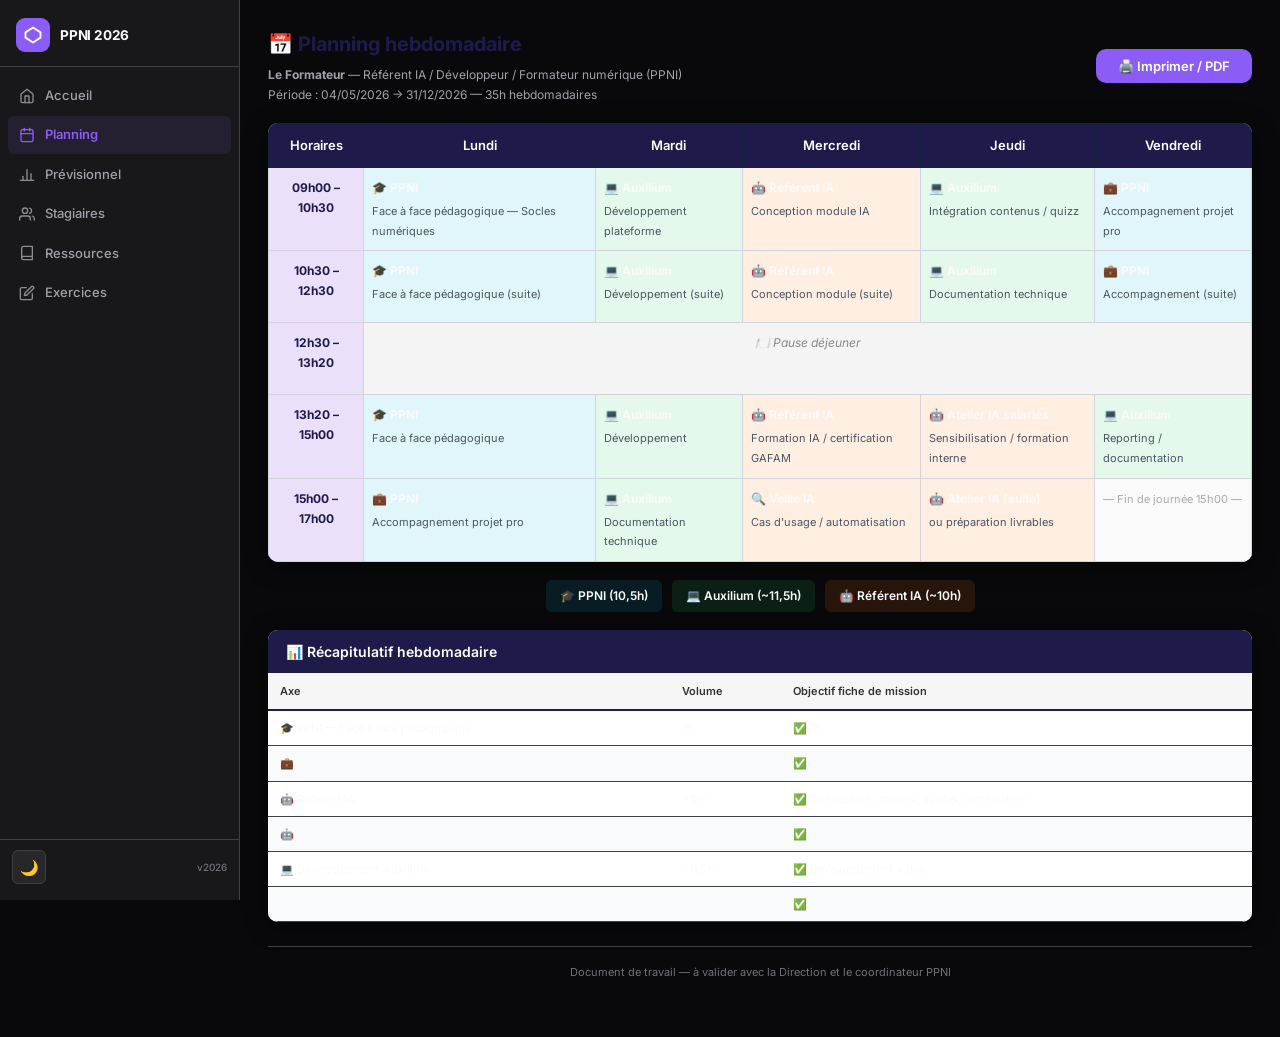
<file: planning.html>
﻿<!doctype html>
<html lang="fr">
  <head>
    <meta charset="UTF-8" />
    <meta name="viewport" content="width=device-width, initial-scale=1" />
    <title>Planning hebdomadaire — Le Formateur</title>
    <link rel="preconnect" href="https://fonts.googleapis.com" />
    <link rel="preconnect" href="https://fonts.gstatic.com" crossorigin />
    <link
      href="https://fonts.googleapis.com/css2?family=Inter:wght@400;500;600;700&display=swap"
      rel="stylesheet"
    />
    <script>
      (function () {
        var t = localStorage.getItem("ppni-theme") || "dark";
        document.documentElement.setAttribute("data-theme", t);
      })();
    </script>
    <link rel="stylesheet" href="css/shared.css" />
    <style>
      /* planning specifics */
      .planning-wrap {
        background: white;
        border-radius: var(--radius);
        box-shadow: var(--shadow-md);
        overflow: hidden;
        margin-bottom: 18px;
      }
      .planning-wrap table {
        width: 100%;
        border-collapse: collapse;
      }
      .planning-wrap th {
        background: var(--brand-dark);
        color: white;
        padding: 11px 8px;
        text-align: center;
        font-size: 13px;
        font-weight: 600;
        border: 1px solid #0d2540;
      }
      .planning-wrap td {
        border: 1px solid #d1d5db;
        padding: 10px 8px;
        vertical-align: top;
        font-size: 12px;
        height: 72px;
      }
      .heure {
        background: var(--brand-light);
        font-weight: 700;
        text-align: center;
        width: 95px;
        color: var(--brand-dark);
        font-size: 11px;
        vertical-align: middle;
      }
      .ppni {
        background: var(--blue-light);
        border-left: 4px solid var(--blue);
      }
      .auxilium {
        background: var(--green-light);
        border-left: 4px solid var(--green);
      }
      .ia {
        background: var(--orange-light);
        border-left: 4px solid var(--orange);
      }
      .pause {
        background: #f4f4f4;
        color: #888;
        text-align: center;
        font-style: italic;
        vertical-align: middle;
      }
      .vide {
        background: #fafafa;
      }
      .activite {
        font-weight: 700;
        display: block;
        margin-bottom: 3px;
        font-size: 12px;
      }
      .detail {
        font-size: 11px;
        color: #4b5563;
      }

      .legende {
        display: flex;
        flex-wrap: wrap;
        gap: 10px;
        justify-content: center;
        margin-bottom: 18px;
      }
      .legende span {
        padding: 6px 14px;
        border-radius: 6px;
        font-size: 12px;
        font-weight: 600;
      }
      .legende .ppni {
        border: none;
      }
      .legende .auxilium {
        border: none;
      }
      .legende .ia {
        border: none;
      }

      .recap {
        background: white;
        border-radius: var(--radius);
        box-shadow: var(--shadow-md);
        margin-bottom: 18px;
        overflow: hidden;
      }
      .recap h2 {
        background: var(--brand-dark);
        color: white;
        padding: 10px 18px;
        font-size: 14px;
        font-weight: 600;
      }
      .recap table {
        width: 100%;
        border-collapse: collapse;
      }
      .recap th {
        background: #f5f5f5;
        color: #333;
        padding: 9px 12px;
        font-size: 11px;
        font-weight: 600;
        border-bottom: 2px solid var(--brand-dark);
        text-align: left;
      }
      .recap td {
        padding: 8px 12px;
        font-size: 11px;
        border-bottom: 1px solid var(--gray-border);
      }
      .recap tr:nth-child(even) td {
        background: #f9fafb;
      }

      @media print {
        .planning-wrap th {
          font-size: 11px;
          padding: 6px 4px;
        }
        .planning-wrap td {
          height: 50px;
          font-size: 10px;
          padding: 5px;
        }
        .heure {
          width: 70px;
          font-size: 10px;
        }
        .activite {
          font-size: 10px;
        }
        .detail {
          font-size: 9px;
        }
        .legende span {
          font-size: 10px;
          padding: 3px 9px;
        }
        .recap th,
        .recap td {
          font-size: 9px;
          padding: 4px 8px;
        }
      }
    </style>
  </head>
  <body>
    <aside class="sidebar" id="sidebar">
      <div class="sidebar-brand">
        <div class="brand-logo">
          <svg
            width="18"
            height="18"
            viewBox="0 0 24 24"
            fill="none"
            stroke="currentColor"
            stroke-width="2.5"
            stroke-linecap="round"
            stroke-linejoin="round"
          >
            <polygon points="12 2 22 8.5 22 15.5 12 22 2 15.5 2 8.5" />
          </svg>
        </div>
        <span class="brand-text">PPNI 2026</span>
      </div>
      <nav class="sidebar-nav">
        <a href="index.html" class="nav-item">
          <span class="nav-icon"
            ><svg
              width="16"
              height="16"
              viewBox="0 0 24 24"
              fill="none"
              stroke="currentColor"
              stroke-width="2"
              stroke-linecap="round"
              stroke-linejoin="round"
            >
              <path d="m3 9 9-7 9 7v11a2 2 0 0 1-2 2H5a2 2 0 0 1-2-2z" />
              <polyline points="9 22 9 12 15 12 15 22" /></svg
          ></span>
          <span>Accueil</span>
        </a>
        <a href="planning.html" class="nav-item active">
          <span class="nav-icon"
            ><svg
              width="16"
              height="16"
              viewBox="0 0 24 24"
              fill="none"
              stroke="currentColor"
              stroke-width="2"
              stroke-linecap="round"
              stroke-linejoin="round"
            >
              <rect x="3" y="4" width="18" height="18" rx="2" ry="2" />
              <line x1="16" y1="2" x2="16" y2="6" />
              <line x1="8" y1="2" x2="8" y2="6" />
              <line x1="3" y1="10" x2="21" y2="10" /></svg
          ></span>
          <span>Planning</span>
        </a>
        <a href="previsionnel.html" class="nav-item">
          <span class="nav-icon"
            ><svg
              width="16"
              height="16"
              viewBox="0 0 24 24"
              fill="none"
              stroke="currentColor"
              stroke-width="2"
              stroke-linecap="round"
              stroke-linejoin="round"
            >
              <line x1="18" y1="20" x2="18" y2="10" />
              <line x1="12" y1="20" x2="12" y2="4" />
              <line x1="6" y1="20" x2="6" y2="14" />
              <line x1="2" y1="20" x2="22" y2="20" /></svg
          ></span>
          <span>Prévisionnel</span>
        </a>
        <a href="previsionnel_stagiaire.html" class="nav-item">
          <span class="nav-icon"
            ><svg
              width="16"
              height="16"
              viewBox="0 0 24 24"
              fill="none"
              stroke="currentColor"
              stroke-width="2"
              stroke-linecap="round"
              stroke-linejoin="round"
            >
              <path d="M17 21v-2a4 4 0 0 0-4-4H5a4 4 0 0 0-4 4v2" />
              <circle cx="9" cy="7" r="4" />
              <path d="M23 21v-2a4 4 0 0 0-3-3.87" />
              <path d="M16 3.13a4 4 0 0 1 0 7.75" /></svg
          ></span>
          <span>Stagiaires</span>
        </a>
        <a href="ressources/index.html" class="nav-item">
          <span class="nav-icon"
            ><svg
              width="16"
              height="16"
              viewBox="0 0 24 24"
              fill="none"
              stroke="currentColor"
              stroke-width="2"
              stroke-linecap="round"
              stroke-linejoin="round"
            >
              <path d="M4 19.5A2.5 2.5 0 0 1 6.5 17H20" />
              <path
                d="M6.5 2H20v20H6.5A2.5 2.5 0 0 1 4 19.5v-15A2.5 2.5 0 0 1 6.5 2z"
              /></svg
          ></span>
          <span>Ressources</span>
        </a>
        <a href="exercices/index.html" class="nav-item">
          <span class="nav-icon"
            ><svg
              width="16"
              height="16"
              viewBox="0 0 24 24"
              fill="none"
              stroke="currentColor"
              stroke-width="2"
              stroke-linecap="round"
              stroke-linejoin="round"
            >
              <path
                d="M11 4H4a2 2 0 0 0-2 2v14a2 2 0 0 0 2 2h14a2 2 0 0 0 2-2v-7"
              />
              <path
                d="M18.5 2.5a2.121 2.121 0 0 1 3 3L12 15l-4 1 1-4 9.5-9.5z"
              /></svg
          ></span>
          <span>Exercices</span>
        </a>
      </nav>
      <div class="sidebar-footer">
        <button
          class="theme-toggle"
          onclick="toggleTheme()"
          title="Changer le thème"
        >
          <span class="theme-icon">🌙</span>
        </button>
        <span class="sidebar-version">v2026</span>
      </div>
    </aside>
    <main class="main-content">
      <div class="sidebar-overlay" onclick="closeSidebar()"></div>
      <header class="mobile-topbar">
        <button class="hamburger" onclick="toggleSidebar()" aria-label="Menu">
          <svg
            width="18"
            height="18"
            viewBox="0 0 24 24"
            fill="none"
            stroke="currentColor"
            stroke-width="2"
            stroke-linecap="round"
            stroke-linejoin="round"
          >
            <line x1="3" y1="6" x2="21" y2="6" />
            <line x1="3" y1="12" x2="21" y2="12" />
            <line x1="3" y1="18" x2="21" y2="18" />
          </svg>
        </button>
        <span class="mobile-brand">PPNI 2026</span>
      </header>

      <div class="page-wrapper">
        <div
          style="
            display: flex;
            align-items: center;
            justify-content: space-between;
            margin-bottom: 18px;
            flex-wrap: wrap;
            gap: 10px;
          "
        >
          <div>
            <h1
              style="
                font-size: 20px;
                font-weight: 700;
                color: var(--brand-dark);
                margin-bottom: 4px;
              "
            >
              📅 Planning hebdomadaire
            </h1>
            <p style="font-size: 12px; color: var(--text-muted)">
              <strong>Le Formateur</strong> — Référent IA / Développeur /
              Formateur numérique (PPNI)<br />Période : 04/05/2026 → 31/12/2026
              — 35h hebdomadaires
            </p>
          </div>
          <button class="print-btn" onclick="window.print()">
            🖨️ Imprimer / PDF
          </button>
        </div>

        <div class="planning-wrap">
          <table>
            <thead>
              <tr>
                <th>Horaires</th>
                <th>Lundi</th>
                <th>Mardi</th>
                <th>Mercredi</th>
                <th>Jeudi</th>
                <th>Vendredi</th>
              </tr>
            </thead>
            <tbody>
              <tr>
                <td class="heure">09h00 – 10h30</td>
                <td class="ppni">
                  <span class="activite">🎓 PPNI</span
                  ><span class="detail"
                    >Face à face pédagogique — Socles numériques</span
                  >
                </td>
                <td class="auxilium">
                  <span class="activite">💻 Auxilium</span
                  ><span class="detail">Développement plateforme</span>
                </td>
                <td class="ia">
                  <span class="activite">🤖 Référent IA</span
                  ><span class="detail">Conception module IA</span>
                </td>
                <td class="auxilium">
                  <span class="activite">💻 Auxilium</span
                  ><span class="detail">Intégration contenus / quizz</span>
                </td>
                <td class="ppni">
                  <span class="activite">💼 PPNI</span
                  ><span class="detail">Accompagnement projet pro</span>
                </td>
              </tr>
              <tr>
                <td class="heure">10h30 – 12h30</td>
                <td class="ppni">
                  <span class="activite">🎓 PPNI</span
                  ><span class="detail">Face à face pédagogique (suite)</span>
                </td>
                <td class="auxilium">
                  <span class="activite">💻 Auxilium</span
                  ><span class="detail">Développement (suite)</span>
                </td>
                <td class="ia">
                  <span class="activite">🤖 Référent IA</span
                  ><span class="detail">Conception module (suite)</span>
                </td>
                <td class="auxilium">
                  <span class="activite">💻 Auxilium</span
                  ><span class="detail">Documentation technique</span>
                </td>
                <td class="ppni">
                  <span class="activite">💼 PPNI</span
                  ><span class="detail">Accompagnement (suite)</span>
                </td>
              </tr>
              <tr>
                <td class="heure">12h30 – 13h20</td>
                <td class="pause" colspan="5">🍽️ Pause déjeuner</td>
              </tr>
              <tr>
                <td class="heure">13h20 – 15h00</td>
                <td class="ppni">
                  <span class="activite">🎓 PPNI</span
                  ><span class="detail">Face à face pédagogique</span>
                </td>
                <td class="auxilium">
                  <span class="activite">💻 Auxilium</span
                  ><span class="detail">Développement</span>
                </td>
                <td class="ia">
                  <span class="activite">🤖 Référent IA</span
                  ><span class="detail"
                    >Formation IA / certification GAFAM</span
                  >
                </td>
                <td class="ia">
                  <span class="activite">🤖 Atelier IA salariés</span
                  ><span class="detail"
                    >Sensibilisation / formation interne</span
                  >
                </td>
                <td class="auxilium">
                  <span class="activite">💻 Auxilium</span
                  ><span class="detail">Reporting / documentation</span>
                </td>
              </tr>
              <tr>
                <td class="heure">15h00 – 17h00</td>
                <td class="ppni">
                  <span class="activite">💼 PPNI</span
                  ><span class="detail">Accompagnement projet pro</span>
                </td>
                <td class="auxilium">
                  <span class="activite">💻 Auxilium</span
                  ><span class="detail">Documentation technique</span>
                </td>
                <td class="ia">
                  <span class="activite">🔍 Veille IA</span
                  ><span class="detail">Cas d'usage / automatisation</span>
                </td>
                <td class="ia">
                  <span class="activite">🤖 Atelier IA (suite)</span
                  ><span class="detail">ou préparation livrables</span>
                </td>
                <td class="vide">
                  <span class="detail" style="color: #aaa"
                    >— Fin de journée 15h00 —</span
                  >
                </td>
              </tr>
            </tbody>
          </table>
        </div>

        <div class="legende">
          <span class="ppni">🎓 PPNI (10,5h)</span>
          <span class="auxilium">💻 Auxilium (~11,5h)</span>
          <span class="ia">🤖 Référent IA (~10h)</span>
        </div>

        <div class="recap">
          <h2>📊 Récapitulatif hebdomadaire</h2>
          <table>
            <thead>
              <tr>
                <th>Axe</th>
                <th>Volume</th>
                <th>Objectif fiche de mission</th>
              </tr>
            </thead>
            <tbody>
              <tr>
                <td>🎓 PPNI — Face à face pédagogique</td>
                <td>7h</td>
                <td>✅ 7h</td>
              </tr>
              <tr>
                <td>💼 PPNI — Accompagnement projet pro</td>
                <td>3,5h</td>
                <td>✅ 3,5h</td>
              </tr>
              <tr>
                <td>🤖 Référent IA</td>
                <td>~10h</td>
                <td>✅ Conception, ateliers, guides, certification</td>
              </tr>
              <tr>
                <td>🤖 Formation IA &amp; certification GAFAM</td>
                <td>~2h</td>
                <td>✅ Certification gratuite reconnue en entreprise</td>
              </tr>
              <tr>
                <td>💻 Développement Auxilium</td>
                <td>~11,5h</td>
                <td>✅ Développement + doc</td>
              </tr>
              <tr>
                <td><strong>TOTAL</strong></td>
                <td><strong>~35h</strong></td>
                <td>✅</td>
              </tr>
            </tbody>
          </table>
        </div>

        <div class="footer">
          Document de travail — à valider avec la Direction et le coordinateur
          PPNI
        </div>
      </div>
    </main>
    <script src="js/app.js"></script>
  </body>
</html>
</file>
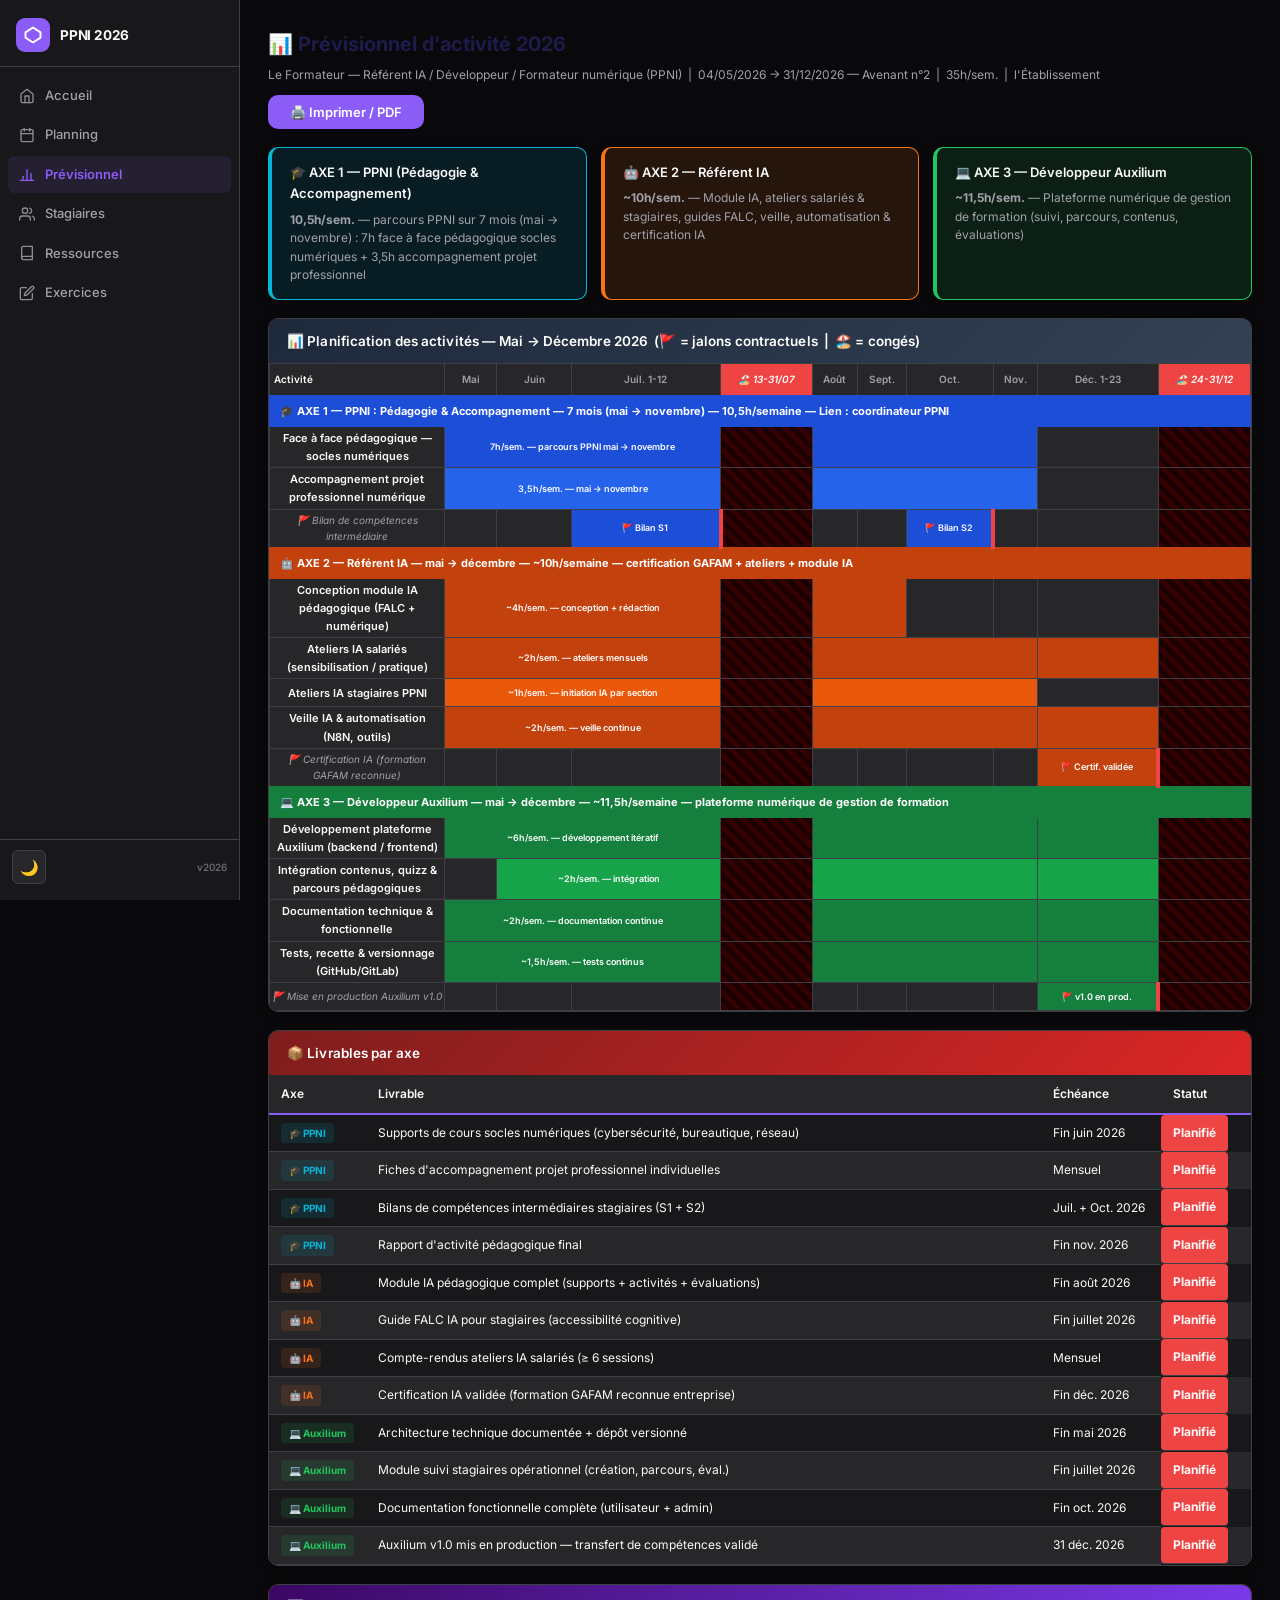
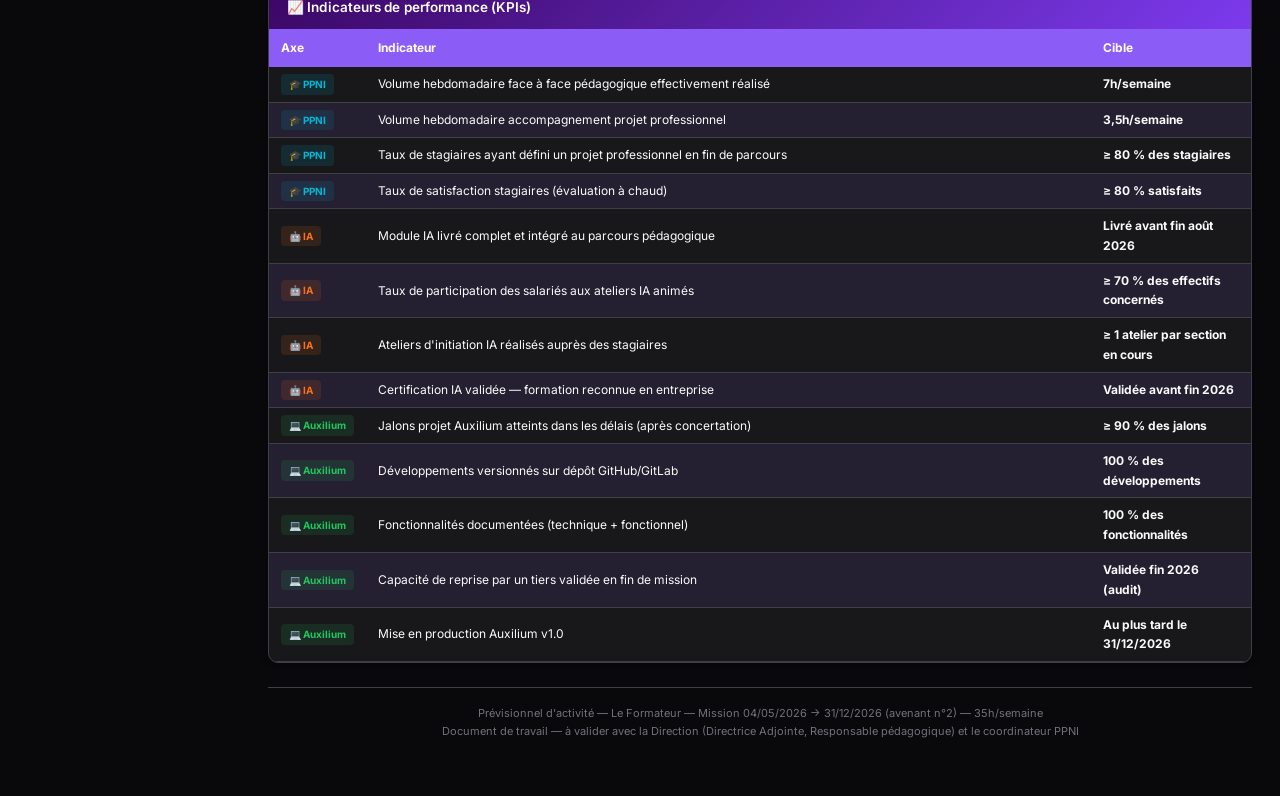
<file: previsionnel.html>
<!doctype html>
<html lang="fr">
  <head>
    <meta charset="UTF-8" />
    <meta name="viewport" content="width=device-width, initial-scale=1" />
    <title>Prévisionnel 2026 — Le Formateur</title>
    <link rel="preconnect" href="https://fonts.googleapis.com" />
    <link rel="preconnect" href="https://fonts.gstatic.com" crossorigin />
    <link
      href="https://fonts.googleapis.com/css2?family=Inter:wght@400;500;600;700&display=swap"
      rel="stylesheet"
    />
    <script>
      (function () {
        var t = localStorage.getItem("ppni-theme") || "dark";
        document.documentElement.setAttribute("data-theme", t);
      })();
    </script>
    <link rel="stylesheet" href="css/shared.css" />
  </head>
  <body>
    <aside class="sidebar" id="sidebar">
      <div class="sidebar-brand">
        <div class="brand-logo">
          <svg
            width="18"
            height="18"
            viewBox="0 0 24 24"
            fill="none"
            stroke="currentColor"
            stroke-width="2.5"
            stroke-linecap="round"
            stroke-linejoin="round"
          >
            <polygon points="12 2 22 8.5 22 15.5 12 22 2 15.5 2 8.5" />
          </svg>
        </div>
        <span class="brand-text">PPNI 2026</span>
      </div>
      <nav class="sidebar-nav">
        <a href="index.html" class="nav-item">
          <span class="nav-icon"
            ><svg
              width="16"
              height="16"
              viewBox="0 0 24 24"
              fill="none"
              stroke="currentColor"
              stroke-width="2"
              stroke-linecap="round"
              stroke-linejoin="round"
            >
              <path d="m3 9 9-7 9 7v11a2 2 0 0 1-2 2H5a2 2 0 0 1-2-2z" />
              <polyline points="9 22 9 12 15 12 15 22" /></svg
          ></span>
          <span>Accueil</span>
        </a>
        <a href="planning.html" class="nav-item">
          <span class="nav-icon"
            ><svg
              width="16"
              height="16"
              viewBox="0 0 24 24"
              fill="none"
              stroke="currentColor"
              stroke-width="2"
              stroke-linecap="round"
              stroke-linejoin="round"
            >
              <rect x="3" y="4" width="18" height="18" rx="2" ry="2" />
              <line x1="16" y1="2" x2="16" y2="6" />
              <line x1="8" y1="2" x2="8" y2="6" />
              <line x1="3" y1="10" x2="21" y2="10" /></svg
          ></span>
          <span>Planning</span>
        </a>
        <a href="previsionnel.html" class="nav-item active">
          <span class="nav-icon"
            ><svg
              width="16"
              height="16"
              viewBox="0 0 24 24"
              fill="none"
              stroke="currentColor"
              stroke-width="2"
              stroke-linecap="round"
              stroke-linejoin="round"
            >
              <line x1="18" y1="20" x2="18" y2="10" />
              <line x1="12" y1="20" x2="12" y2="4" />
              <line x1="6" y1="20" x2="6" y2="14" />
              <line x1="2" y1="20" x2="22" y2="20" /></svg
          ></span>
          <span>Prévisionnel</span>
        </a>
        <a href="previsionnel_stagiaire.html" class="nav-item">
          <span class="nav-icon"
            ><svg
              width="16"
              height="16"
              viewBox="0 0 24 24"
              fill="none"
              stroke="currentColor"
              stroke-width="2"
              stroke-linecap="round"
              stroke-linejoin="round"
            >
              <path d="M17 21v-2a4 4 0 0 0-4-4H5a4 4 0 0 0-4 4v2" />
              <circle cx="9" cy="7" r="4" />
              <path d="M23 21v-2a4 4 0 0 0-3-3.87" />
              <path d="M16 3.13a4 4 0 0 1 0 7.75" /></svg
          ></span>
          <span>Stagiaires</span>
        </a>
        <a href="ressources/index.html" class="nav-item">
          <span class="nav-icon"
            ><svg
              width="16"
              height="16"
              viewBox="0 0 24 24"
              fill="none"
              stroke="currentColor"
              stroke-width="2"
              stroke-linecap="round"
              stroke-linejoin="round"
            >
              <path d="M4 19.5A2.5 2.5 0 0 1 6.5 17H20" />
              <path
                d="M6.5 2H20v20H6.5A2.5 2.5 0 0 1 4 19.5v-15A2.5 2.5 0 0 1 6.5 2z"
              /></svg
          ></span>
          <span>Ressources</span>
        </a>
        <a href="exercices/index.html" class="nav-item">
          <span class="nav-icon"
            ><svg
              width="16"
              height="16"
              viewBox="0 0 24 24"
              fill="none"
              stroke="currentColor"
              stroke-width="2"
              stroke-linecap="round"
              stroke-linejoin="round"
            >
              <path
                d="M11 4H4a2 2 0 0 0-2 2v14a2 2 0 0 0 2 2h14a2 2 0 0 0 2-2v-7"
              />
              <path
                d="M18.5 2.5a2.121 2.121 0 0 1 3 3L12 15l-4 1 1-4 9.5-9.5z"
              /></svg
          ></span>
          <span>Exercices</span>
        </a>
      </nav>
      <div class="sidebar-footer">
        <button
          class="theme-toggle"
          onclick="toggleTheme()"
          title="Changer le thème"
        >
          <span class="theme-icon">🌙</span>
        </button>
        <span class="sidebar-version">v2026</span>
      </div>
    </aside>
    <main class="main-content">
      <div class="sidebar-overlay" onclick="closeSidebar()"></div>
      <header class="mobile-topbar">
        <button class="hamburger" onclick="toggleSidebar()" aria-label="Menu">
          <svg
            width="18"
            height="18"
            viewBox="0 0 24 24"
            fill="none"
            stroke="currentColor"
            stroke-width="2"
            stroke-linecap="round"
            stroke-linejoin="round"
          >
            <line x1="3" y1="6" x2="21" y2="6" />
            <line x1="3" y1="12" x2="21" y2="12" />
            <line x1="3" y1="18" x2="21" y2="18" />
          </svg>
        </button>
        <span class="mobile-brand">PPNI 2026</span>
      </header>

      <div class="page-wrapper">
        <div
          style="
            display: flex;
            align-items: center;
            justify-content: space-between;
            margin-bottom: 18px;
            flex-wrap: wrap;
            gap: 10px;
          "
        >
          <div>
            <h1
              style="
                font-size: 20px;
                font-weight: 700;
                color: var(--brand-dark);
                margin-bottom: 4px;
              "
            >
              📊 Prévisionnel d'activité 2026
            </h1>
            <p style="font-size: 12px; color: var(--text-muted)">
              Le Formateur — Référent IA / Développeur / Formateur numérique
              (PPNI) &nbsp;|&nbsp; 04/05/2026 → 31/12/2026 — Avenant n°2
              &nbsp;|&nbsp; 35h/sem. &nbsp;|&nbsp; l'Établissement
            </p>
          </div>
          <button class="print-btn" onclick="window.print()">
            🖨️ Imprimer / PDF
          </button>
        </div>

        <!-- ═══ RÉSUMÉ DES 3 AXES ═══ -->
        <div class="axes-summary">
          <div class="axe-card ppni">
            <h3>🎓 AXE 1 — PPNI (Pédagogie &amp; Accompagnement)</h3>
            <p>
              <strong>10,5h/sem.</strong> — parcours PPNI sur 7 mois (mai →
              novembre) : 7h face à face pédagogique socles numériques + 3,5h
              accompagnement projet professionnel
            </p>
          </div>
          <div class="axe-card ia">
            <h3>🤖 AXE 2 — Référent IA</h3>
            <p>
              <strong>~10h/sem.</strong> — Module IA, ateliers salariés &amp;
              stagiaires, guides FALC, veille, automatisation &amp;
              certification IA
            </p>
          </div>
          <div class="axe-card auxilium">
            <h3>💻 AXE 3 — Développeur Auxilium</h3>
            <p>
              <strong>~11,5h/sem.</strong> — Plateforme numérique de gestion de
              formation (suivi, parcours, contenus, évaluations)
            </p>
          </div>
        </div>

        <!-- ═══ GANTT ═══ -->
        <div class="section-box">
          <h2 class="gantt-title">
            📊 Planification des activités — Mai → Décembre 2026 &nbsp;(🚩 =
            jalons contractuels &nbsp;|&nbsp; 🏖️ = congés)
          </h2>
          <div class="gantt-scroll">
            <table class="gantt">
              <thead>
                <tr>
                  <th class="label-col">Activité</th>
                  <th>Mai</th>
                  <th>Juin</th>
                  <th>Juil. 1-12</th>
                  <th class="conge-th">🏖️ 13-31/07</th>
                  <th>Août</th>
                  <th>Sept.</th>
                  <th>Oct.</th>
                  <th>Nov.</th>
                  <th>Déc. 1-23</th>
                  <th class="conge-th">🏖️ 24-31/12</th>
                </tr>
              </thead>
              <tbody>
                <!-- ── AXE 1 : PPNI ── -->
                <tr class="sec-hdr ppni-hdr">
                  <td colspan="11">
                    🎓 AXE 1 — PPNI : Pédagogie &amp; Accompagnement — 7 mois
                    (mai → novembre) — 10,5h/semaine — Lien : coordinateur PPNI
                  </td>
                </tr>
                <tr>
                  <td class="label">
                    Face à face pédagogique — socles numériques
                  </td>
                  <td colspan="3" class="b-ppni">
                    <span class="bt"
                      >7h/sem. — parcours PPNI mai → novembre</span
                    >
                  </td>
                  <td class="conge"></td>
                  <td colspan="4" class="b-ppni"></td>
                  <td class="empty-m"></td>
                  <td class="conge"></td>
                </tr>
                <tr>
                  <td class="label">
                    Accompagnement projet professionnel numérique
                  </td>
                  <td colspan="3" class="b-ppni-l">
                    <span class="bt">3,5h/sem. — mai → novembre</span>
                  </td>
                  <td class="conge"></td>
                  <td colspan="4" class="b-ppni-l"></td>
                  <td class="empty-m"></td>
                  <td class="conge"></td>
                </tr>
                <tr>
                  <td class="label-sub">
                    🚩 Bilan de compétences intermédiaire
                  </td>
                  <td class="empty-m"></td>
                  <td class="empty-m"></td>
                  <td class="ms-ppni"><span class="bt">🚩 Bilan S1</span></td>
                  <td class="conge"></td>
                  <td class="empty-m"></td>
                  <td class="empty-m"></td>
                  <td class="ms-ppni"><span class="bt">🚩 Bilan S2</span></td>
                  <td class="empty-m"></td>
                  <td class="empty-m"></td>
                  <td class="conge"></td>
                </tr>
                <!-- ── AXE 2 : RÉFÉRENT IA ── -->
                <tr class="sec-hdr ia-hdr">
                  <td colspan="11">
                    🤖 AXE 2 — Référent IA — mai → décembre — ~10h/semaine —
                    certification GAFAM + ateliers + module IA
                  </td>
                </tr>
                <tr>
                  <td class="label">
                    Conception module IA pédagogique (FALC + numérique)
                  </td>
                  <td colspan="3" class="b-ia">
                    <span class="bt">~4h/sem. — conception + rédaction</span>
                  </td>
                  <td class="conge"></td>
                  <td colspan="2" class="b-ia"></td>
                  <td class="empty-m"></td>
                  <td class="empty-m"></td>
                  <td class="empty-m"></td>
                  <td class="conge"></td>
                </tr>
                <tr>
                  <td class="label">
                    Ateliers IA salariés (sensibilisation / pratique)
                  </td>
                  <td colspan="3" class="b-ia">
                    <span class="bt">~2h/sem. — ateliers mensuels</span>
                  </td>
                  <td class="conge"></td>
                  <td colspan="4" class="b-ia"></td>
                  <td class="b-ia"></td>
                  <td class="conge"></td>
                </tr>
                <tr>
                  <td class="label">Ateliers IA stagiaires PPNI</td>
                  <td colspan="3" class="b-ia-l">
                    <span class="bt">~1h/sem. — initiation IA par section</span>
                  </td>
                  <td class="conge"></td>
                  <td colspan="4" class="b-ia-l"></td>
                  <td class="empty-m"></td>
                  <td class="conge"></td>
                </tr>
                <tr>
                  <td class="label">
                    Veille IA &amp; automatisation (N8N, outils)
                  </td>
                  <td colspan="3" class="b-ia">
                    <span class="bt">~2h/sem. — veille continue</span>
                  </td>
                  <td class="conge"></td>
                  <td colspan="4" class="b-ia"></td>
                  <td class="b-ia"></td>
                  <td class="conge"></td>
                </tr>
                <tr>
                  <td class="label-sub">
                    🚩 Certification IA (formation GAFAM reconnue)
                  </td>
                  <td class="empty-m"></td>
                  <td class="empty-m"></td>
                  <td class="empty-m"></td>
                  <td class="conge"></td>
                  <td class="empty-m"></td>
                  <td class="empty-m"></td>
                  <td class="empty-m"></td>
                  <td class="empty-m"></td>
                  <td class="ms-ia">
                    <span class="bt">🚩 Certif. validée</span>
                  </td>
                  <td class="conge"></td>
                </tr>
                <!-- ── AXE 3 : AUXILIUM ── -->
                <tr class="sec-hdr aux-hdr">
                  <td colspan="11">
                    💻 AXE 3 — Développeur Auxilium — mai → décembre —
                    ~11,5h/semaine — plateforme numérique de gestion de
                    formation
                  </td>
                </tr>
                <tr>
                  <td class="label">
                    Développement plateforme Auxilium (backend / frontend)
                  </td>
                  <td colspan="3" class="b-aux">
                    <span class="bt">~6h/sem. — développement itératif</span>
                  </td>
                  <td class="conge"></td>
                  <td colspan="4" class="b-aux"></td>
                  <td class="b-aux"></td>
                  <td class="conge"></td>
                </tr>
                <tr>
                  <td class="label">
                    Intégration contenus, quizz &amp; parcours pédagogiques
                  </td>
                  <td class="empty-m"></td>
                  <td colspan="2" class="b-aux-l">
                    <span class="bt">~2h/sem. — intégration</span>
                  </td>
                  <td class="conge"></td>
                  <td colspan="4" class="b-aux-l"></td>
                  <td class="b-aux-l"></td>
                  <td class="conge"></td>
                </tr>
                <tr>
                  <td class="label">
                    Documentation technique &amp; fonctionnelle
                  </td>
                  <td colspan="3" class="b-aux">
                    <span class="bt">~2h/sem. — documentation continue</span>
                  </td>
                  <td class="conge"></td>
                  <td colspan="4" class="b-aux"></td>
                  <td class="b-aux"></td>
                  <td class="conge"></td>
                </tr>
                <tr>
                  <td class="label">
                    Tests, recette &amp; versionnage (GitHub/GitLab)
                  </td>
                  <td colspan="3" class="b-aux">
                    <span class="bt">~1,5h/sem. — tests continus</span>
                  </td>
                  <td class="conge"></td>
                  <td colspan="4" class="b-aux"></td>
                  <td class="b-aux"></td>
                  <td class="conge"></td>
                </tr>
                <tr>
                  <td class="label-sub">🚩 Mise en production Auxilium v1.0</td>
                  <td class="empty-m"></td>
                  <td class="empty-m"></td>
                  <td class="empty-m"></td>
                  <td class="conge"></td>
                  <td class="empty-m"></td>
                  <td class="empty-m"></td>
                  <td class="empty-m"></td>
                  <td class="empty-m"></td>
                  <td class="ms-aux">
                    <span class="bt">🚩 v1.0 en prod.</span>
                  </td>
                  <td class="conge"></td>
                </tr>
              </tbody>
            </table>
          </div>
        </div>

        <!-- ═══ LIVRABLES ═══ -->
        <div class="section-box break-before">
          <h2 class="livrable-title">📦 Livrables par axe</h2>
          <table class="lt">
            <thead>
              <tr>
                <th style="width: 90px">Axe</th>
                <th>Livrable</th>
                <th style="width: 120px">Échéance</th>
                <th style="width: 90px">Statut</th>
              </tr>
            </thead>
            <tbody>
              <tr>
                <td><span class="axe-tag ppni">🎓 PPNI</span></td>
                <td>
                  Supports de cours socles numériques (cybersécurité,
                  bureautique, réseau)
                </td>
                <td>Fin juin 2026</td>
                <td class="dbadge planned">Planifié</td>
              </tr>
              <tr>
                <td><span class="axe-tag ppni">🎓 PPNI</span></td>
                <td>
                  Fiches d'accompagnement projet professionnel individuelles
                </td>
                <td>Mensuel</td>
                <td class="dbadge planned">Planifié</td>
              </tr>
              <tr>
                <td><span class="axe-tag ppni">🎓 PPNI</span></td>
                <td>
                  Bilans de compétences intermédiaires stagiaires (S1 + S2)
                </td>
                <td>Juil. + Oct. 2026</td>
                <td class="dbadge planned">Planifié</td>
              </tr>
              <tr>
                <td><span class="axe-tag ppni">🎓 PPNI</span></td>
                <td>Rapport d'activité pédagogique final</td>
                <td>Fin nov. 2026</td>
                <td class="dbadge planned">Planifié</td>
              </tr>
              <tr>
                <td><span class="axe-tag ia">🤖 IA</span></td>
                <td>
                  Module IA pédagogique complet (supports + activités +
                  évaluations)
                </td>
                <td>Fin août 2026</td>
                <td class="dbadge planned">Planifié</td>
              </tr>
              <tr>
                <td><span class="axe-tag ia">🤖 IA</span></td>
                <td>Guide FALC IA pour stagiaires (accessibilité cognitive)</td>
                <td>Fin juillet 2026</td>
                <td class="dbadge planned">Planifié</td>
              </tr>
              <tr>
                <td><span class="axe-tag ia">🤖 IA</span></td>
                <td>Compte-rendus ateliers IA salariés (≥ 6 sessions)</td>
                <td>Mensuel</td>
                <td class="dbadge planned">Planifié</td>
              </tr>
              <tr>
                <td><span class="axe-tag ia">🤖 IA</span></td>
                <td>
                  Certification IA validée (formation GAFAM reconnue entreprise)
                </td>
                <td>Fin déc. 2026</td>
                <td class="dbadge planned">Planifié</td>
              </tr>
              <tr>
                <td><span class="axe-tag aux">💻 Auxilium</span></td>
                <td>Architecture technique documentée + dépôt versionné</td>
                <td>Fin mai 2026</td>
                <td class="dbadge planned">Planifié</td>
              </tr>
              <tr>
                <td><span class="axe-tag aux">💻 Auxilium</span></td>
                <td>
                  Module suivi stagiaires opérationnel (création, parcours,
                  éval.)
                </td>
                <td>Fin juillet 2026</td>
                <td class="dbadge planned">Planifié</td>
              </tr>
              <tr>
                <td><span class="axe-tag aux">💻 Auxilium</span></td>
                <td>
                  Documentation fonctionnelle complète (utilisateur + admin)
                </td>
                <td>Fin oct. 2026</td>
                <td class="dbadge planned">Planifié</td>
              </tr>
              <tr>
                <td><span class="axe-tag aux">💻 Auxilium</span></td>
                <td>
                  Auxilium v1.0 mis en production — transfert de compétences
                  validé
                </td>
                <td>31 déc. 2026</td>
                <td class="dbadge planned">Planifié</td>
              </tr>
            </tbody>
          </table>
        </div>

        <!-- ═══ INDICATEURS CLÉS ═══ -->
        <div class="section-box break-before">
          <h2 class="kpi-title">📈 Indicateurs de performance (KPIs)</h2>
          <table class="kt">
            <thead>
              <tr>
                <th style="width: 90px">Axe</th>
                <th>Indicateur</th>
                <th style="width: 160px">Cible</th>
              </tr>
            </thead>
            <tbody>
              <tr>
                <td><span class="axe-tag ppni">🎓 PPNI</span></td>
                <td>
                  Volume hebdomadaire face à face pédagogique effectivement
                  réalisé
                </td>
                <td class="cible">7h/semaine</td>
              </tr>
              <tr>
                <td><span class="axe-tag ppni">🎓 PPNI</span></td>
                <td>Volume hebdomadaire accompagnement projet professionnel</td>
                <td class="cible">3,5h/semaine</td>
              </tr>
              <tr>
                <td><span class="axe-tag ppni">🎓 PPNI</span></td>
                <td>
                  Taux de stagiaires ayant défini un projet professionnel en fin
                  de parcours
                </td>
                <td class="cible">≥ 80 % des stagiaires</td>
              </tr>
              <tr>
                <td><span class="axe-tag ppni">🎓 PPNI</span></td>
                <td>Taux de satisfaction stagiaires (évaluation à chaud)</td>
                <td class="cible">≥ 80 % satisfaits</td>
              </tr>
              <tr>
                <td><span class="axe-tag ia">🤖 IA</span></td>
                <td>
                  Module IA livré complet et intégré au parcours pédagogique
                </td>
                <td class="cible">Livré avant fin août 2026</td>
              </tr>
              <tr>
                <td><span class="axe-tag ia">🤖 IA</span></td>
                <td>
                  Taux de participation des salariés aux ateliers IA animés
                </td>
                <td class="cible">≥ 70 % des effectifs concernés</td>
              </tr>
              <tr>
                <td><span class="axe-tag ia">🤖 IA</span></td>
                <td>Ateliers d'initiation IA réalisés auprès des stagiaires</td>
                <td class="cible">≥ 1 atelier par section en cours</td>
              </tr>
              <tr>
                <td><span class="axe-tag ia">🤖 IA</span></td>
                <td>
                  Certification IA validée — formation reconnue en entreprise
                </td>
                <td class="cible">Validée avant fin 2026</td>
              </tr>
              <tr>
                <td><span class="axe-tag aux">💻 Auxilium</span></td>
                <td>
                  Jalons projet Auxilium atteints dans les délais (après
                  concertation)
                </td>
                <td class="cible">≥ 90 % des jalons</td>
              </tr>
              <tr>
                <td><span class="axe-tag aux">💻 Auxilium</span></td>
                <td>Développements versionnés sur dépôt GitHub/GitLab</td>
                <td class="cible">100 % des développements</td>
              </tr>
              <tr>
                <td><span class="axe-tag aux">💻 Auxilium</span></td>
                <td>Fonctionnalités documentées (technique + fonctionnel)</td>
                <td class="cible">100 % des fonctionnalités</td>
              </tr>
              <tr>
                <td><span class="axe-tag aux">💻 Auxilium</span></td>
                <td>
                  Capacité de reprise par un tiers validée en fin de mission
                </td>
                <td class="cible">Validée fin 2026 (audit)</td>
              </tr>
              <tr>
                <td><span class="axe-tag aux">💻 Auxilium</span></td>
                <td>Mise en production Auxilium v1.0</td>
                <td class="cible">Au plus tard le 31/12/2026</td>
              </tr>
            </tbody>
          </table>
        </div>

        <div class="footer">
          Prévisionnel d'activité — Le Formateur — Mission 04/05/2026 →
          31/12/2026 (avenant n°2) — 35h/semaine<br />
          Document de travail — à valider avec la Direction (Directrice
          Adjointe, Responsable pédagogique) et le coordinateur PPNI
        </div>
      </div>
      <!-- /page-wrapper -->
    </main>
    <script src="js/app.js"></script>
  </body>
</html>
</file>
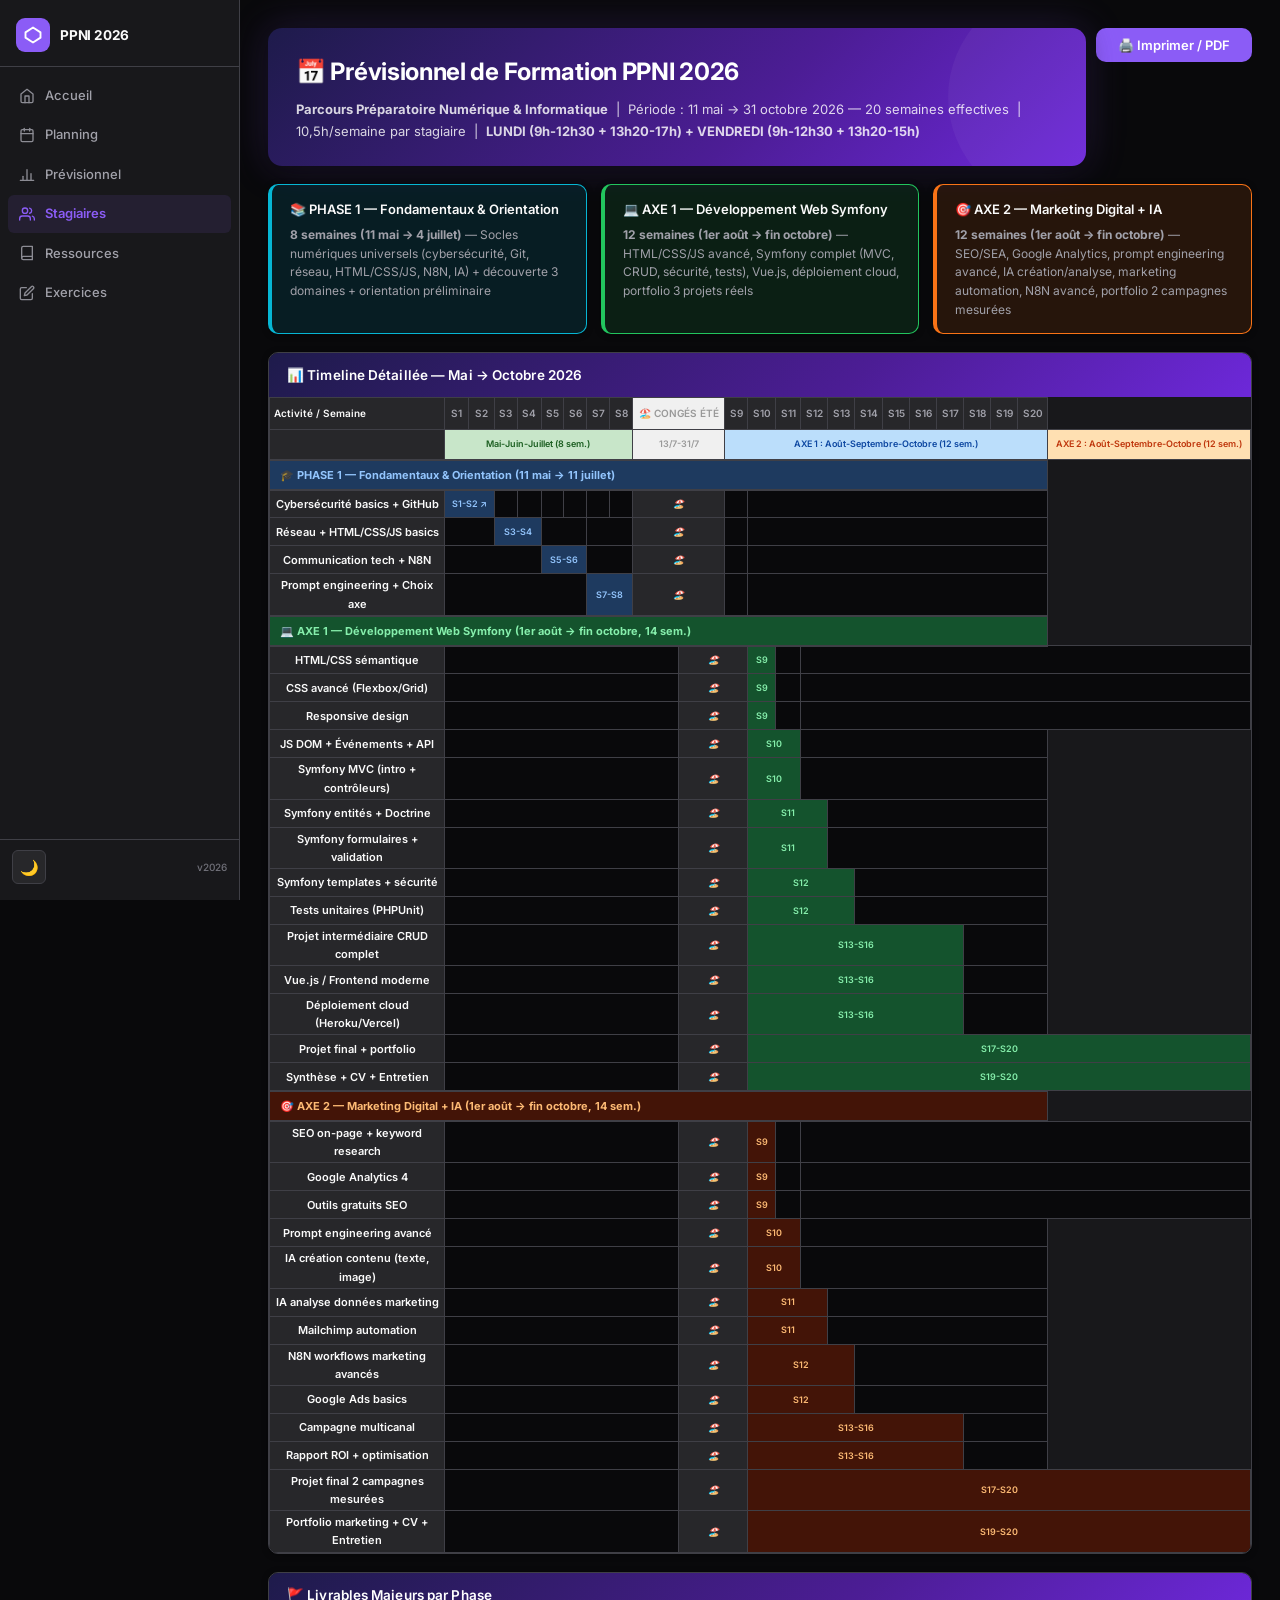
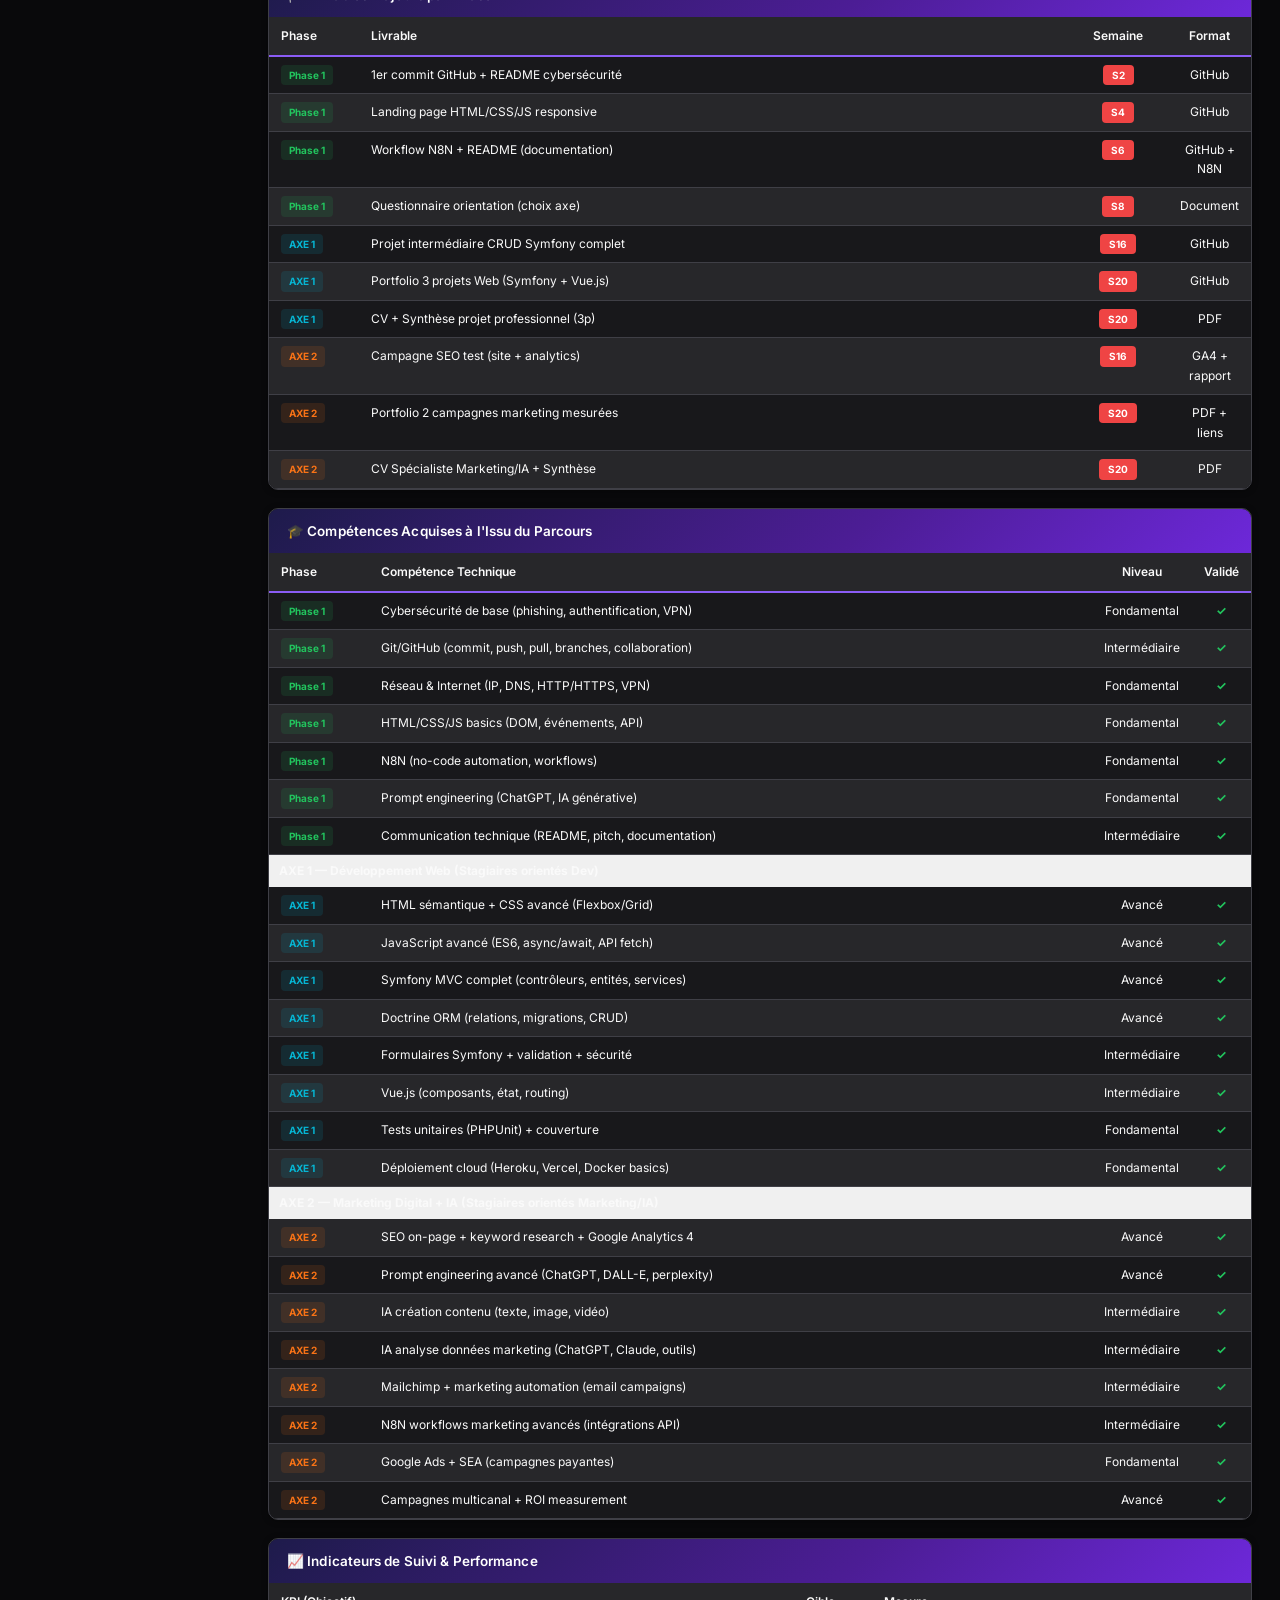
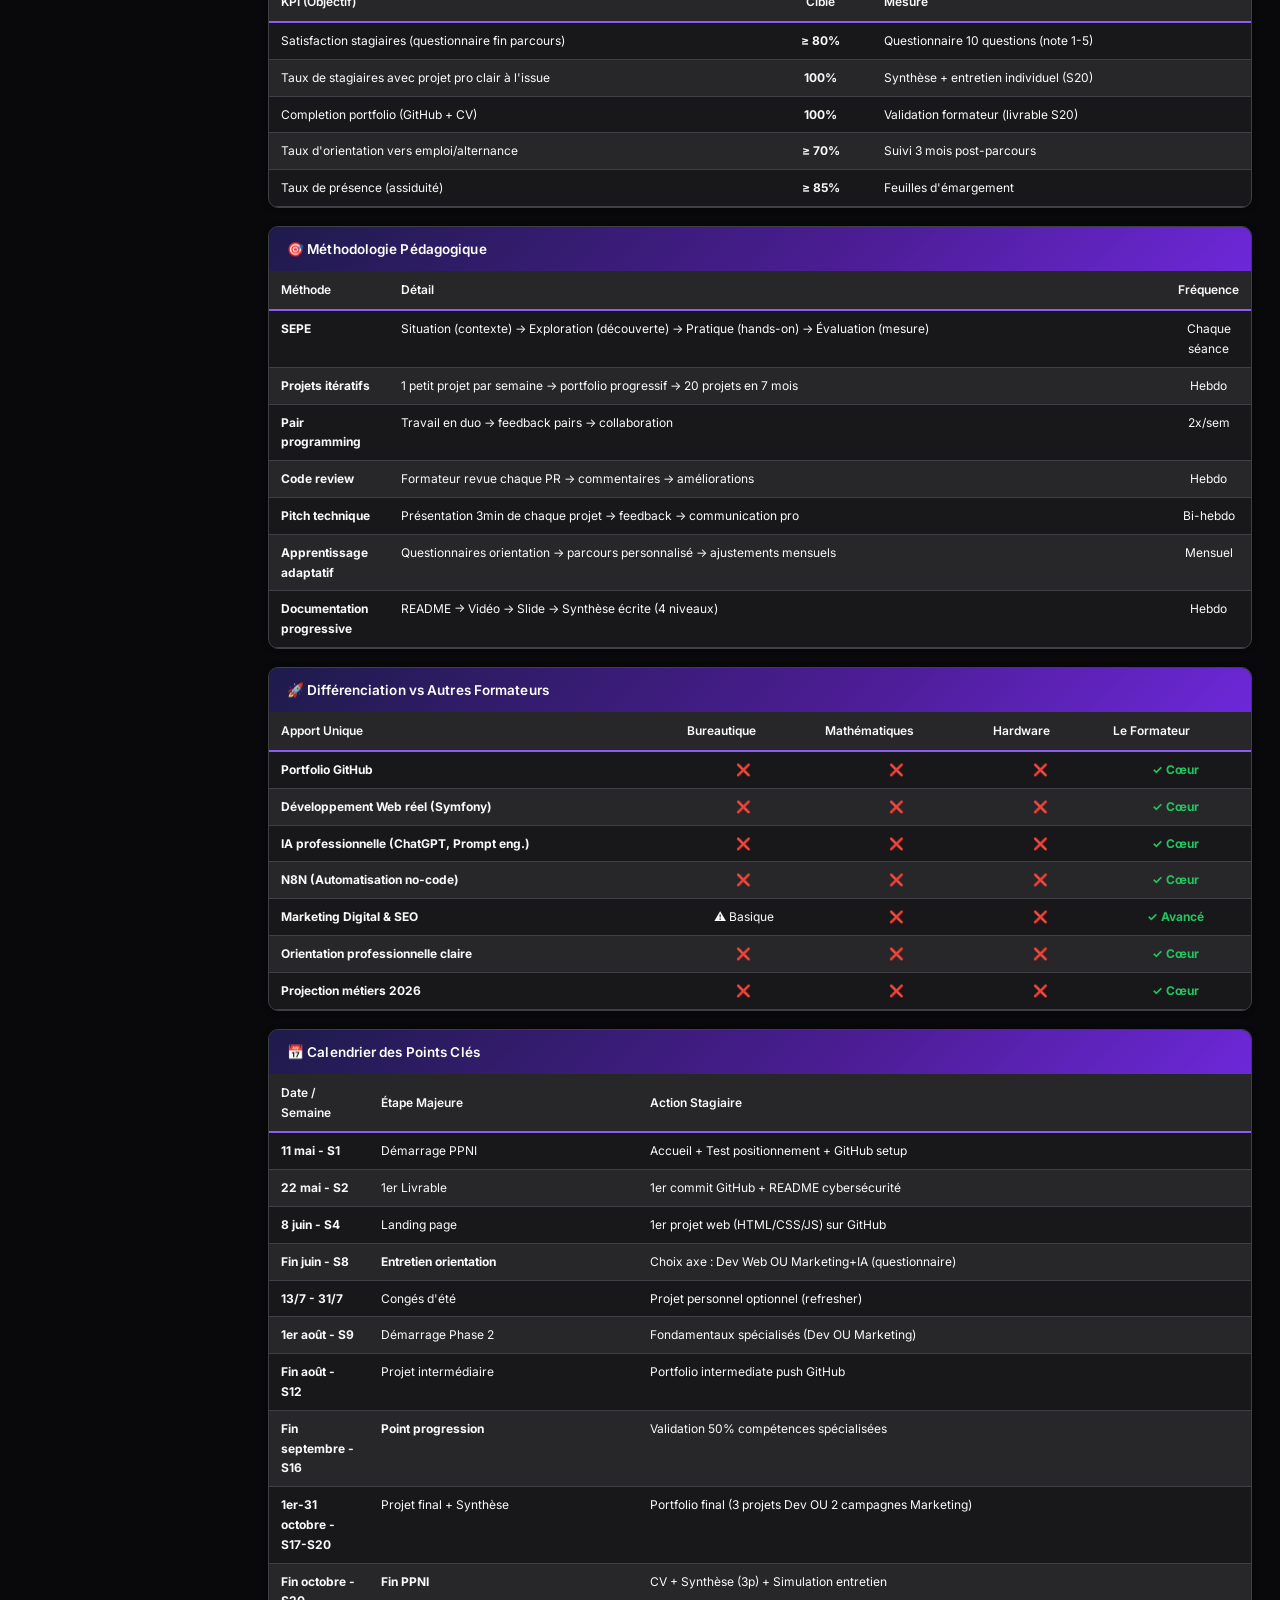
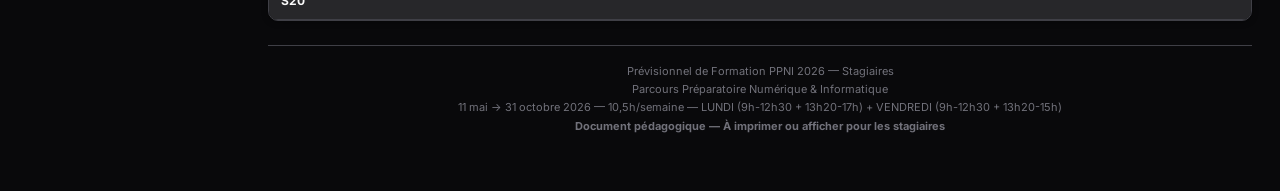
<file: previsionnel_stagiaire.html>
<!doctype html>
<html lang="fr">
  <head>
    <meta charset="UTF-8" />
    <meta name="viewport" content="width=device-width, initial-scale=1" />
    <title>Prévisionnel PPNI 2026 — Stagiaires</title>
    <link rel="preconnect" href="https://fonts.googleapis.com" />
    <link rel="preconnect" href="https://fonts.gstatic.com" crossorigin />
    <link
      href="https://fonts.googleapis.com/css2?family=Inter:wght@400;500;600;700&display=swap"
      rel="stylesheet"
    />
    <script>
      (function () {
        var t = localStorage.getItem("ppni-theme") || "dark";
        document.documentElement.setAttribute("data-theme", t);
      })();
    </script>
    <link rel="stylesheet" href="css/shared.css" />
  </head>
  <body>
    <aside class="sidebar" id="sidebar">
      <div class="sidebar-brand">
        <div class="brand-logo">
          <svg
            width="18"
            height="18"
            viewBox="0 0 24 24"
            fill="none"
            stroke="currentColor"
            stroke-width="2.5"
            stroke-linecap="round"
            stroke-linejoin="round"
          >
            <polygon points="12 2 22 8.5 22 15.5 12 22 2 15.5 2 8.5" />
          </svg>
        </div>
        <span class="brand-text">PPNI 2026</span>
      </div>
      <nav class="sidebar-nav">
        <a href="index.html" class="nav-item">
          <span class="nav-icon"
            ><svg
              width="16"
              height="16"
              viewBox="0 0 24 24"
              fill="none"
              stroke="currentColor"
              stroke-width="2"
              stroke-linecap="round"
              stroke-linejoin="round"
            >
              <path d="m3 9 9-7 9 7v11a2 2 0 0 1-2 2H5a2 2 0 0 1-2-2z" />
              <polyline points="9 22 9 12 15 12 15 22" /></svg
          ></span>
          <span>Accueil</span>
        </a>
        <a href="planning.html" class="nav-item">
          <span class="nav-icon"
            ><svg
              width="16"
              height="16"
              viewBox="0 0 24 24"
              fill="none"
              stroke="currentColor"
              stroke-width="2"
              stroke-linecap="round"
              stroke-linejoin="round"
            >
              <rect x="3" y="4" width="18" height="18" rx="2" ry="2" />
              <line x1="16" y1="2" x2="16" y2="6" />
              <line x1="8" y1="2" x2="8" y2="6" />
              <line x1="3" y1="10" x2="21" y2="10" /></svg
          ></span>
          <span>Planning</span>
        </a>
        <a href="previsionnel.html" class="nav-item">
          <span class="nav-icon"
            ><svg
              width="16"
              height="16"
              viewBox="0 0 24 24"
              fill="none"
              stroke="currentColor"
              stroke-width="2"
              stroke-linecap="round"
              stroke-linejoin="round"
            >
              <line x1="18" y1="20" x2="18" y2="10" />
              <line x1="12" y1="20" x2="12" y2="4" />
              <line x1="6" y1="20" x2="6" y2="14" />
              <line x1="2" y1="20" x2="22" y2="20" /></svg
          ></span>
          <span>Prévisionnel</span>
        </a>
        <a href="previsionnel_stagiaire.html" class="nav-item active">
          <span class="nav-icon"
            ><svg
              width="16"
              height="16"
              viewBox="0 0 24 24"
              fill="none"
              stroke="currentColor"
              stroke-width="2"
              stroke-linecap="round"
              stroke-linejoin="round"
            >
              <path d="M17 21v-2a4 4 0 0 0-4-4H5a4 4 0 0 0-4 4v2" />
              <circle cx="9" cy="7" r="4" />
              <path d="M23 21v-2a4 4 0 0 0-3-3.87" />
              <path d="M16 3.13a4 4 0 0 1 0 7.75" /></svg
          ></span>
          <span>Stagiaires</span>
        </a>
        <a href="ressources/index.html" class="nav-item">
          <span class="nav-icon"
            ><svg
              width="16"
              height="16"
              viewBox="0 0 24 24"
              fill="none"
              stroke="currentColor"
              stroke-width="2"
              stroke-linecap="round"
              stroke-linejoin="round"
            >
              <path d="M4 19.5A2.5 2.5 0 0 1 6.5 17H20" />
              <path
                d="M6.5 2H20v20H6.5A2.5 2.5 0 0 1 4 19.5v-15A2.5 2.5 0 0 1 6.5 2z"
              /></svg
          ></span>
          <span>Ressources</span>
        </a>
        <a href="exercices/index.html" class="nav-item">
          <span class="nav-icon"
            ><svg
              width="16"
              height="16"
              viewBox="0 0 24 24"
              fill="none"
              stroke="currentColor"
              stroke-width="2"
              stroke-linecap="round"
              stroke-linejoin="round"
            >
              <path
                d="M11 4H4a2 2 0 0 0-2 2v14a2 2 0 0 0 2 2h14a2 2 0 0 0 2-2v-7"
              />
              <path
                d="M18.5 2.5a2.121 2.121 0 0 1 3 3L12 15l-4 1 1-4 9.5-9.5z"
              /></svg
          ></span>
          <span>Exercices</span>
        </a>
      </nav>
      <div class="sidebar-footer">
        <button
          class="theme-toggle"
          onclick="toggleTheme()"
          title="Changer le thème"
        >
          <span class="theme-icon">🌙</span>
        </button>
        <span class="sidebar-version">v2026</span>
      </div>
    </aside>
    <main class="main-content">
      <div class="sidebar-overlay" onclick="closeSidebar()"></div>
      <header class="mobile-topbar">
        <button class="hamburger" onclick="toggleSidebar()" aria-label="Menu">
          <svg
            width="18"
            height="18"
            viewBox="0 0 24 24"
            fill="none"
            stroke="currentColor"
            stroke-width="2"
            stroke-linecap="round"
            stroke-linejoin="round"
          >
            <line x1="3" y1="6" x2="21" y2="6" />
            <line x1="3" y1="12" x2="21" y2="12" />
            <line x1="3" y1="18" x2="21" y2="18" />
          </svg>
        </button>
        <span class="mobile-brand">PPNI 2026</span>
      </header>

      <div class="page-wrapper">
        <div
          style="
            display: flex;
            align-items: center;
            justify-content: space-between;
            margin-bottom: 18px;
            flex-wrap: wrap;
            gap: 10px;
          "
        >
          <div class="doc-header" style="flex: 1; margin-bottom: 0">
            <h1>📅 Prévisionnel de Formation PPNI 2026</h1>
            <div class="meta">
              <strong
                >Parcours Préparatoire Numérique &amp; Informatique</strong
              >
              &nbsp;|&nbsp; Période : 11 mai → 31 octobre 2026 — 20 semaines
              effectives &nbsp;|&nbsp; 10,5h/semaine par stagiaire &nbsp;|&nbsp;
              <strong
                >LUNDI (9h-12h30 + 13h20-17h) + VENDREDI (9h-12h30 +
                13h20-15h)</strong
              >
            </div>
          </div>
          <button
            class="print-btn"
            onclick="window.print()"
            style="flex-shrink: 0; align-self: flex-start"
          >
            🖨️ Imprimer / PDF
          </button>
        </div>

        <!-- ═══ RÉSUMÉ DES 3 PHASES ═══ -->
        <div class="axes-summary">
          <div class="axe-card phase1">
            <h3>📚 PHASE 1 — Fondamentaux & Orientation</h3>
            <p>
              <strong>8 semaines (11 mai → 4 juillet)</strong> — Socles
              numériques universels (cybersécurité, Git, réseau, HTML/CSS/JS,
              N8N, IA) + découverte 3 domaines + orientation préliminaire
            </p>
          </div>
          <div class="axe-card phase2-axe1">
            <h3>💻 AXE 1 — Développement Web Symfony</h3>
            <p>
              <strong>12 semaines (1er août → fin octobre)</strong> —
              HTML/CSS/JS avancé, Symfony complet (MVC, CRUD, sécurité, tests),
              Vue.js, déploiement cloud, portfolio 3 projets réels
            </p>
          </div>
          <div class="axe-card phase2-axe2">
            <h3>🎯 AXE 2 — Marketing Digital + IA</h3>
            <p>
              <strong>12 semaines (1er août → fin octobre)</strong> — SEO/SEA,
              Google Analytics, prompt engineering avancé, IA création/analyse,
              marketing automation, N8N avancé, portfolio 2 campagnes mesurées
            </p>
          </div>
        </div>

        <!-- ═══ GANTT ═══ -->
        <div class="section-box">
          <h2>📊 Timeline Détaillée — Mai → Octobre 2026</h2>
          <table class="gantt">
            <thead>
              <tr>
                <th class="label-col">Activité / Semaine</th>
                <th>S1</th>
                <th>S2</th>
                <th>S3</th>
                <th>S4</th>
                <th>S5</th>
                <th>S6</th>
                <th>S7</th>
                <th>S8</th>
                <th colspan="2" style="background: #f0f0f0; color: #999">
                  🏖️ CONGÉS ÉTÉ
                </th>
                <th>S9</th>
                <th>S10</th>
                <th>S11</th>
                <th>S12</th>
                <th>S13</th>
                <th>S14</th>
                <th>S15</th>
                <th>S16</th>
                <th>S17</th>
                <th>S18</th>
                <th>S19</th>
                <th>S20</th>
              </tr>
              <tr style="font-size: 9px">
                <th class="label-col"></th>
                <th
                  colspan="8"
                  style="
                    text-align: center;
                    background: #c8e6c9;
                    color: #1b5e20;
                  "
                >
                  Mai-Juin-Juillet (8 sem.)
                </th>
                <th
                  colspan="2"
                  style="text-align: center; background: #f0f0f0; color: #999"
                >
                  13/7-31/7
                </th>
                <th
                  colspan="12"
                  style="
                    text-align: center;
                    background: #bbdefb;
                    color: #0d47a1;
                  "
                >
                  AXE 1 : Août-Septembre-Octobre (12 sem.)
                </th>
                <th
                  colspan="12"
                  style="
                    text-align: center;
                    background: #ffe0b2;
                    color: #bf360c;
                  "
                >
                  AXE 2 : Août-Septembre-Octobre (12 sem.)
                </th>
              </tr>
            </thead>
            <tbody>
              <!-- PHASE 1 -->
              <tr class="sec-hdr phase1-hdr">
                <td colspan="23">
                  🎓 PHASE 1 — Fondamentaux & Orientation (11 mai → 11 juillet)
                </td>
              </tr>
              <tr>
                <td class="label">Cybersécurité basics + GitHub</td>
                <td colspan="2" class="phase1-cell gantt-clickable">
                  <a
                    class="gantt-link"
                    href="cours/s1-s2.html"
                    title="Voir le cours S1-S2"
                    ><span class="bt">S1-S2 ↗</span></a
                  >
                </td>
                <td class="empty-cell"></td>
                <td class="empty-cell"></td>
                <td class="empty-cell"></td>
                <td class="empty-cell"></td>
                <td class="empty-cell"></td>
                <td class="empty-cell"></td>
                <td colspan="2" class="conge-cell">
                  <span class="bt">🏖️</span>
                </td>
                <td class="empty-cell"></td>
                <td colspan="11" class="empty-cell"></td>
              </tr>
              <tr>
                <td class="label">Réseau + HTML/CSS/JS basics</td>
                <td colspan="2" class="empty-cell"></td>
                <td colspan="2" class="phase1-cell">
                  <span class="bt">S3-S4</span>
                </td>
                <td colspan="2" class="empty-cell"></td>
                <td colspan="2" class="empty-cell"></td>
                <td colspan="2" class="conge-cell">
                  <span class="bt">🏖️</span>
                </td>
                <td class="empty-cell"></td>
                <td colspan="11" class="empty-cell"></td>
              </tr>
              <tr>
                <td class="label">Communication tech + N8N</td>
                <td colspan="4" class="empty-cell"></td>
                <td colspan="2" class="phase1-cell">
                  <span class="bt">S5-S6</span>
                </td>
                <td colspan="2" class="empty-cell"></td>
                <td colspan="2" class="conge-cell">
                  <span class="bt">🏖️</span>
                </td>
                <td class="empty-cell"></td>
                <td colspan="11" class="empty-cell"></td>
              </tr>
              <tr>
                <td class="label">Prompt engineering + Choix axe</td>
                <td colspan="6" class="empty-cell"></td>
                <td colspan="2" class="phase1-cell">
                  <span class="bt">S7-S8</span>
                </td>
                <td colspan="2" class="conge-cell">
                  <span class="bt">🏖️</span>
                </td>
                <td class="empty-cell"></td>
                <td colspan="11" class="empty-cell"></td>
              </tr>

              <!-- AXE 1 - DÉVELOPPEMENT -->
              <tr class="sec-hdr axe1-hdr">
                <td colspan="23">
                  💻 AXE 1 — Développement Web Symfony (1er août → fin octobre,
                  14 sem.)
                </td>
              </tr>
              <tr>
                <td class="label">HTML/CSS sémantique</td>
                <td colspan="9" class="empty-cell"></td>
                <td colspan="2" class="conge-cell">
                  <span class="bt">🏖️</span>
                </td>
                <td colspan="1" class="axe1-cell">
                  <span class="bt">S9</span>
                </td>
                <td class="empty-cell"></td>
                <td colspan="10" class="empty-cell"></td>
              </tr>
              <tr>
                <td class="label">CSS avancé (Flexbox/Grid)</td>
                <td colspan="9" class="empty-cell"></td>
                <td colspan="2" class="conge-cell">
                  <span class="bt">🏖️</span>
                </td>
                <td colspan="1" class="axe1-cell">
                  <span class="bt">S9</span>
                </td>
                <td class="empty-cell"></td>
                <td colspan="10" class="empty-cell"></td>
              </tr>
              <tr>
                <td class="label">Responsive design</td>
                <td colspan="9" class="empty-cell"></td>
                <td colspan="2" class="conge-cell">
                  <span class="bt">🏖️</span>
                </td>
                <td colspan="1" class="axe1-cell">
                  <span class="bt">S9</span>
                </td>
                <td class="empty-cell"></td>
                <td colspan="10" class="empty-cell"></td>
              </tr>
              <tr>
                <td class="label">JS DOM + Événements + API</td>
                <td colspan="9" class="empty-cell"></td>
                <td colspan="2" class="conge-cell">
                  <span class="bt">🏖️</span>
                </td>
                <td colspan="2" class="axe1-cell">
                  <span class="bt">S10</span>
                </td>
                <td colspan="9" class="empty-cell"></td>
              </tr>
              <tr>
                <td class="label">Symfony MVC (intro + contrôleurs)</td>
                <td colspan="9" class="empty-cell"></td>
                <td colspan="2" class="conge-cell">
                  <span class="bt">🏖️</span>
                </td>
                <td colspan="2" class="axe1-cell">
                  <span class="bt">S10</span>
                </td>
                <td colspan="9" class="empty-cell"></td>
              </tr>
              <tr>
                <td class="label">Symfony entités + Doctrine</td>
                <td colspan="9" class="empty-cell"></td>
                <td colspan="2" class="conge-cell">
                  <span class="bt">🏖️</span>
                </td>
                <td colspan="3" class="axe1-cell">
                  <span class="bt">S11</span>
                </td>
                <td colspan="8" class="empty-cell"></td>
              </tr>
              <tr>
                <td class="label">Symfony formulaires + validation</td>
                <td colspan="9" class="empty-cell"></td>
                <td colspan="2" class="conge-cell">
                  <span class="bt">🏖️</span>
                </td>
                <td colspan="3" class="axe1-cell">
                  <span class="bt">S11</span>
                </td>
                <td colspan="8" class="empty-cell"></td>
              </tr>
              <tr>
                <td class="label">Symfony templates + sécurité</td>
                <td colspan="9" class="empty-cell"></td>
                <td colspan="2" class="conge-cell">
                  <span class="bt">🏖️</span>
                </td>
                <td colspan="4" class="axe1-cell">
                  <span class="bt">S12</span>
                </td>
                <td colspan="7" class="empty-cell"></td>
              </tr>
              <tr>
                <td class="label">Tests unitaires (PHPUnit)</td>
                <td colspan="9" class="empty-cell"></td>
                <td colspan="2" class="conge-cell">
                  <span class="bt">🏖️</span>
                </td>
                <td colspan="4" class="axe1-cell">
                  <span class="bt">S12</span>
                </td>
                <td colspan="7" class="empty-cell"></td>
              </tr>
              <tr>
                <td class="label">Projet intermédiaire CRUD complet</td>
                <td colspan="9" class="empty-cell"></td>
                <td colspan="2" class="conge-cell">
                  <span class="bt">🏖️</span>
                </td>
                <td colspan="8" class="axe1-cell">
                  <span class="bt">S13-S16</span>
                </td>
                <td colspan="3" class="empty-cell"></td>
              </tr>
              <tr>
                <td class="label">Vue.js / Frontend moderne</td>
                <td colspan="9" class="empty-cell"></td>
                <td colspan="2" class="conge-cell">
                  <span class="bt">🏖️</span>
                </td>
                <td colspan="8" class="axe1-cell">
                  <span class="bt">S13-S16</span>
                </td>
                <td colspan="3" class="empty-cell"></td>
              </tr>
              <tr>
                <td class="label">Déploiement cloud (Heroku/Vercel)</td>
                <td colspan="9" class="empty-cell"></td>
                <td colspan="2" class="conge-cell">
                  <span class="bt">🏖️</span>
                </td>
                <td colspan="8" class="axe1-cell">
                  <span class="bt">S13-S16</span>
                </td>
                <td colspan="3" class="empty-cell"></td>
              </tr>
              <tr>
                <td class="label">Projet final + portfolio</td>
                <td colspan="9" class="empty-cell"></td>
                <td colspan="2" class="conge-cell">
                  <span class="bt">🏖️</span>
                </td>
                <td colspan="12" class="axe1-cell">
                  <span class="bt">S17-S20</span>
                </td>
              </tr>
              <tr>
                <td class="label">Synthèse + CV + Entretien</td>
                <td colspan="9" class="empty-cell"></td>
                <td colspan="2" class="conge-cell">
                  <span class="bt">🏖️</span>
                </td>
                <td colspan="12" class="axe1-cell">
                  <span class="bt">S19-S20</span>
                </td>
              </tr>

              <!-- AXE 2 - MARKETING -->
              <tr class="sec-hdr axe2-hdr">
                <td colspan="23">
                  🎯 AXE 2 — Marketing Digital + IA (1er août → fin octobre, 14
                  sem.)
                </td>
              </tr>
              <tr>
                <td class="label">SEO on-page + keyword research</td>
                <td colspan="9" class="empty-cell"></td>
                <td colspan="2" class="conge-cell">
                  <span class="bt">🏖️</span>
                </td>
                <td colspan="1" class="axe2-cell">
                  <span class="bt">S9</span>
                </td>
                <td class="empty-cell"></td>
                <td colspan="10" class="empty-cell"></td>
              </tr>
              <tr>
                <td class="label">Google Analytics 4</td>
                <td colspan="9" class="empty-cell"></td>
                <td colspan="2" class="conge-cell">
                  <span class="bt">🏖️</span>
                </td>
                <td colspan="1" class="axe2-cell">
                  <span class="bt">S9</span>
                </td>
                <td class="empty-cell"></td>
                <td colspan="10" class="empty-cell"></td>
              </tr>
              <tr>
                <td class="label">Outils gratuits SEO</td>
                <td colspan="9" class="empty-cell"></td>
                <td colspan="2" class="conge-cell">
                  <span class="bt">🏖️</span>
                </td>
                <td colspan="1" class="axe2-cell">
                  <span class="bt">S9</span>
                </td>
                <td class="empty-cell"></td>
                <td colspan="10" class="empty-cell"></td>
              </tr>
              <tr>
                <td class="label">Prompt engineering avancé</td>
                <td colspan="9" class="empty-cell"></td>
                <td colspan="2" class="conge-cell">
                  <span class="bt">🏖️</span>
                </td>
                <td colspan="2" class="axe2-cell">
                  <span class="bt">S10</span>
                </td>
                <td colspan="9" class="empty-cell"></td>
              </tr>
              <tr>
                <td class="label">IA création contenu (texte, image)</td>
                <td colspan="9" class="empty-cell"></td>
                <td colspan="2" class="conge-cell">
                  <span class="bt">🏖️</span>
                </td>
                <td colspan="2" class="axe2-cell">
                  <span class="bt">S10</span>
                </td>
                <td colspan="9" class="empty-cell"></td>
              </tr>
              <tr>
                <td class="label">IA analyse données marketing</td>
                <td colspan="9" class="empty-cell"></td>
                <td colspan="2" class="conge-cell">
                  <span class="bt">🏖️</span>
                </td>
                <td colspan="3" class="axe2-cell">
                  <span class="bt">S11</span>
                </td>
                <td colspan="8" class="empty-cell"></td>
              </tr>
              <tr>
                <td class="label">Mailchimp automation</td>
                <td colspan="9" class="empty-cell"></td>
                <td colspan="2" class="conge-cell">
                  <span class="bt">🏖️</span>
                </td>
                <td colspan="3" class="axe2-cell">
                  <span class="bt">S11</span>
                </td>
                <td colspan="8" class="empty-cell"></td>
              </tr>
              <tr>
                <td class="label">N8N workflows marketing avancés</td>
                <td colspan="9" class="empty-cell"></td>
                <td colspan="2" class="conge-cell">
                  <span class="bt">🏖️</span>
                </td>
                <td colspan="4" class="axe2-cell">
                  <span class="bt">S12</span>
                </td>
                <td colspan="7" class="empty-cell"></td>
              </tr>
              <tr>
                <td class="label">Google Ads basics</td>
                <td colspan="9" class="empty-cell"></td>
                <td colspan="2" class="conge-cell">
                  <span class="bt">🏖️</span>
                </td>
                <td colspan="4" class="axe2-cell">
                  <span class="bt">S12</span>
                </td>
                <td colspan="7" class="empty-cell"></td>
              </tr>
              <tr>
                <td class="label">Campagne multicanal</td>
                <td colspan="9" class="empty-cell"></td>
                <td colspan="2" class="conge-cell">
                  <span class="bt">🏖️</span>
                </td>
                <td colspan="8" class="axe2-cell">
                  <span class="bt">S13-S16</span>
                </td>
                <td colspan="3" class="empty-cell"></td>
              </tr>
              <tr>
                <td class="label">Rapport ROI + optimisation</td>
                <td colspan="9" class="empty-cell"></td>
                <td colspan="2" class="conge-cell">
                  <span class="bt">🏖️</span>
                </td>
                <td colspan="8" class="axe2-cell">
                  <span class="bt">S13-S16</span>
                </td>
                <td colspan="3" class="empty-cell"></td>
              </tr>
              <tr>
                <td class="label">Projet final 2 campagnes mesurées</td>
                <td colspan="9" class="empty-cell"></td>
                <td colspan="2" class="conge-cell">
                  <span class="bt">🏖️</span>
                </td>
                <td colspan="12" class="axe2-cell">
                  <span class="bt">S17-S20</span>
                </td>
              </tr>
              <tr>
                <td class="label">Portfolio marketing + CV + Entretien</td>
                <td colspan="9" class="empty-cell"></td>
                <td colspan="2" class="conge-cell">
                  <span class="bt">🏖️</span>
                </td>
                <td colspan="12" class="axe2-cell">
                  <span class="bt">S19-S20</span>
                </td>
              </tr>
            </tbody>
          </table>
        </div>

        <!-- ═══ LIVRABLES ═══ -->
        <div class="section-box break-before">
          <h2>🚩 Livrables Majeurs par Phase</h2>
          <table class="lt">
            <thead>
              <tr>
                <th style="width: 90px">Phase</th>
                <th>Livrable</th>
                <th style="width: 100px; text-align: center">Semaine</th>
                <th style="width: 80px; text-align: center">Format</th>
              </tr>
            </thead>
            <tbody>
              <tr>
                <td><span class="axe-tag phase1">Phase 1</span></td>
                <td>1er commit GitHub + README cybersécurité</td>
                <td style="text-align: center">
                  <span class="dbadge">S2</span>
                </td>
                <td style="text-align: center">GitHub</td>
              </tr>
              <tr>
                <td><span class="axe-tag phase1">Phase 1</span></td>
                <td>Landing page HTML/CSS/JS responsive</td>
                <td style="text-align: center">
                  <span class="dbadge">S4</span>
                </td>
                <td style="text-align: center">GitHub</td>
              </tr>
              <tr>
                <td><span class="axe-tag phase1">Phase 1</span></td>
                <td>Workflow N8N + README (documentation)</td>
                <td style="text-align: center">
                  <span class="dbadge">S6</span>
                </td>
                <td style="text-align: center">GitHub + N8N</td>
              </tr>
              <tr>
                <td><span class="axe-tag phase1">Phase 1</span></td>
                <td>Questionnaire orientation (choix axe)</td>
                <td style="text-align: center">
                  <span class="dbadge">S8</span>
                </td>
                <td style="text-align: center">Document</td>
              </tr>
              <tr>
                <td><span class="axe-tag axe1">AXE 1</span></td>
                <td>Projet intermédiaire CRUD Symfony complet</td>
                <td style="text-align: center">
                  <span class="dbadge">S16</span>
                </td>
                <td style="text-align: center">GitHub</td>
              </tr>
              <tr>
                <td><span class="axe-tag axe1">AXE 1</span></td>
                <td>Portfolio 3 projets Web (Symfony + Vue.js)</td>
                <td style="text-align: center">
                  <span class="dbadge">S20</span>
                </td>
                <td style="text-align: center">GitHub</td>
              </tr>
              <tr>
                <td><span class="axe-tag axe1">AXE 1</span></td>
                <td>CV + Synthèse projet professionnel (3p)</td>
                <td style="text-align: center">
                  <span class="dbadge">S20</span>
                </td>
                <td style="text-align: center">PDF</td>
              </tr>
              <tr>
                <td><span class="axe-tag axe2">AXE 2</span></td>
                <td>Campagne SEO test (site + analytics)</td>
                <td style="text-align: center">
                  <span class="dbadge">S16</span>
                </td>
                <td style="text-align: center">GA4 + rapport</td>
              </tr>
              <tr>
                <td><span class="axe-tag axe2">AXE 2</span></td>
                <td>Portfolio 2 campagnes marketing mesurées</td>
                <td style="text-align: center">
                  <span class="dbadge">S20</span>
                </td>
                <td style="text-align: center">PDF + liens</td>
              </tr>
              <tr>
                <td><span class="axe-tag axe2">AXE 2</span></td>
                <td>CV Spécialiste Marketing/IA + Synthèse</td>
                <td style="text-align: center">
                  <span class="dbadge">S20</span>
                </td>
                <td style="text-align: center">PDF</td>
              </tr>
            </tbody>
          </table>
        </div>

        <!-- ═══ COMPÉTENCES ACQUISES ═══ -->
        <div class="section-box">
          <h2>🎓 Compétences Acquises à l'Issu du Parcours</h2>
          <table class="comp">
            <thead>
              <tr>
                <th style="width: 100px">Phase</th>
                <th>Compétence Technique</th>
                <th style="width: 50px; text-align: center">Niveau</th>
                <th style="width: 50px; text-align: center">Validé</th>
              </tr>
            </thead>
            <tbody>
              <tr>
                <td><span class="axe-tag phase1">Phase 1</span></td>
                <td>Cybersécurité de base (phishing, authentification, VPN)</td>
                <td style="text-align: center">Fondamental</td>
                <td style="text-align: center">
                  <span class="comp-check">✓</span>
                </td>
              </tr>
              <tr>
                <td><span class="axe-tag phase1">Phase 1</span></td>
                <td>
                  Git/GitHub (commit, push, pull, branches, collaboration)
                </td>
                <td style="text-align: center">Intermédiaire</td>
                <td style="text-align: center">
                  <span class="comp-check">✓</span>
                </td>
              </tr>
              <tr>
                <td><span class="axe-tag phase1">Phase 1</span></td>
                <td>Réseau & Internet (IP, DNS, HTTP/HTTPS, VPN)</td>
                <td style="text-align: center">Fondamental</td>
                <td style="text-align: center">
                  <span class="comp-check">✓</span>
                </td>
              </tr>
              <tr>
                <td><span class="axe-tag phase1">Phase 1</span></td>
                <td>HTML/CSS/JS basics (DOM, événements, API)</td>
                <td style="text-align: center">Fondamental</td>
                <td style="text-align: center">
                  <span class="comp-check">✓</span>
                </td>
              </tr>
              <tr>
                <td><span class="axe-tag phase1">Phase 1</span></td>
                <td>N8N (no-code automation, workflows)</td>
                <td style="text-align: center">Fondamental</td>
                <td style="text-align: center">
                  <span class="comp-check">✓</span>
                </td>
              </tr>
              <tr>
                <td><span class="axe-tag phase1">Phase 1</span></td>
                <td>Prompt engineering (ChatGPT, IA générative)</td>
                <td style="text-align: center">Fondamental</td>
                <td style="text-align: center">
                  <span class="comp-check">✓</span>
                </td>
              </tr>
              <tr>
                <td><span class="axe-tag phase1">Phase 1</span></td>
                <td>Communication technique (README, pitch, documentation)</td>
                <td style="text-align: center">Intermédiaire</td>
                <td style="text-align: center">
                  <span class="comp-check">✓</span>
                </td>
              </tr>

              <tr style="background: #f0f0f0">
                <td
                  colspan="4"
                  style="padding: 6px 10px; font-weight: 600; border: none"
                >
                  <strong
                    >AXE 1 — Développement Web (Stagiaires orientés Dev)</strong
                  >
                </td>
              </tr>
              <tr>
                <td><span class="axe-tag axe1">AXE 1</span></td>
                <td>HTML sémantique + CSS avancé (Flexbox/Grid)</td>
                <td style="text-align: center">Avancé</td>
                <td style="text-align: center">
                  <span class="comp-check">✓</span>
                </td>
              </tr>
              <tr>
                <td><span class="axe-tag axe1">AXE 1</span></td>
                <td>JavaScript avancé (ES6, async/await, API fetch)</td>
                <td style="text-align: center">Avancé</td>
                <td style="text-align: center">
                  <span class="comp-check">✓</span>
                </td>
              </tr>
              <tr>
                <td><span class="axe-tag axe1">AXE 1</span></td>
                <td>Symfony MVC complet (contrôleurs, entités, services)</td>
                <td style="text-align: center">Avancé</td>
                <td style="text-align: center">
                  <span class="comp-check">✓</span>
                </td>
              </tr>
              <tr>
                <td><span class="axe-tag axe1">AXE 1</span></td>
                <td>Doctrine ORM (relations, migrations, CRUD)</td>
                <td style="text-align: center">Avancé</td>
                <td style="text-align: center">
                  <span class="comp-check">✓</span>
                </td>
              </tr>
              <tr>
                <td><span class="axe-tag axe1">AXE 1</span></td>
                <td>Formulaires Symfony + validation + sécurité</td>
                <td style="text-align: center">Intermédiaire</td>
                <td style="text-align: center">
                  <span class="comp-check">✓</span>
                </td>
              </tr>
              <tr>
                <td><span class="axe-tag axe1">AXE 1</span></td>
                <td>Vue.js (composants, état, routing)</td>
                <td style="text-align: center">Intermédiaire</td>
                <td style="text-align: center">
                  <span class="comp-check">✓</span>
                </td>
              </tr>
              <tr>
                <td><span class="axe-tag axe1">AXE 1</span></td>
                <td>Tests unitaires (PHPUnit) + couverture</td>
                <td style="text-align: center">Fondamental</td>
                <td style="text-align: center">
                  <span class="comp-check">✓</span>
                </td>
              </tr>
              <tr>
                <td><span class="axe-tag axe1">AXE 1</span></td>
                <td>Déploiement cloud (Heroku, Vercel, Docker basics)</td>
                <td style="text-align: center">Fondamental</td>
                <td style="text-align: center">
                  <span class="comp-check">✓</span>
                </td>
              </tr>

              <tr style="background: #f0f0f0">
                <td
                  colspan="4"
                  style="padding: 6px 10px; font-weight: 600; border: none"
                >
                  <strong
                    >AXE 2 — Marketing Digital + IA (Stagiaires orientés
                    Marketing/IA)</strong
                  >
                </td>
              </tr>
              <tr>
                <td><span class="axe-tag axe2">AXE 2</span></td>
                <td>SEO on-page + keyword research + Google Analytics 4</td>
                <td style="text-align: center">Avancé</td>
                <td style="text-align: center">
                  <span class="comp-check">✓</span>
                </td>
              </tr>
              <tr>
                <td><span class="axe-tag axe2">AXE 2</span></td>
                <td>Prompt engineering avancé (ChatGPT, DALL-E, perplexity)</td>
                <td style="text-align: center">Avancé</td>
                <td style="text-align: center">
                  <span class="comp-check">✓</span>
                </td>
              </tr>
              <tr>
                <td><span class="axe-tag axe2">AXE 2</span></td>
                <td>IA création contenu (texte, image, vidéo)</td>
                <td style="text-align: center">Intermédiaire</td>
                <td style="text-align: center">
                  <span class="comp-check">✓</span>
                </td>
              </tr>
              <tr>
                <td><span class="axe-tag axe2">AXE 2</span></td>
                <td>IA analyse données marketing (ChatGPT, Claude, outils)</td>
                <td style="text-align: center">Intermédiaire</td>
                <td style="text-align: center">
                  <span class="comp-check">✓</span>
                </td>
              </tr>
              <tr>
                <td><span class="axe-tag axe2">AXE 2</span></td>
                <td>Mailchimp + marketing automation (email campaigns)</td>
                <td style="text-align: center">Intermédiaire</td>
                <td style="text-align: center">
                  <span class="comp-check">✓</span>
                </td>
              </tr>
              <tr>
                <td><span class="axe-tag axe2">AXE 2</span></td>
                <td>N8N workflows marketing avancés (intégrations API)</td>
                <td style="text-align: center">Intermédiaire</td>
                <td style="text-align: center">
                  <span class="comp-check">✓</span>
                </td>
              </tr>
              <tr>
                <td><span class="axe-tag axe2">AXE 2</span></td>
                <td>Google Ads + SEA (campagnes payantes)</td>
                <td style="text-align: center">Fondamental</td>
                <td style="text-align: center">
                  <span class="comp-check">✓</span>
                </td>
              </tr>
              <tr>
                <td><span class="axe-tag axe2">AXE 2</span></td>
                <td>Campagnes multicanal + ROI measurement</td>
                <td style="text-align: center">Avancé</td>
                <td style="text-align: center">
                  <span class="comp-check">✓</span>
                </td>
              </tr>
            </tbody>
          </table>
        </div>

        <!-- ═══ INDICATEURS DE SUIVI ═══ -->
        <div class="section-box">
          <h2>📈 Indicateurs de Suivi & Performance</h2>
          <table class="lt">
            <thead>
              <tr>
                <th>KPI (Objectif)</th>
                <th style="text-align: center">Cible</th>
                <th>Mesure</th>
              </tr>
            </thead>
            <tbody>
              <tr>
                <td>Satisfaction stagiaires (questionnaire fin parcours)</td>
                <td style="text-align: center"><strong>≥ 80%</strong></td>
                <td>Questionnaire 10 questions (note 1-5)</td>
              </tr>
              <tr>
                <td>Taux de stagiaires avec projet pro clair à l'issue</td>
                <td style="text-align: center"><strong>100%</strong></td>
                <td>Synthèse + entretien individuel (S20)</td>
              </tr>
              <tr>
                <td>Completion portfolio (GitHub + CV)</td>
                <td style="text-align: center"><strong>100%</strong></td>
                <td>Validation formateur (livrable S20)</td>
              </tr>
              <tr>
                <td>Taux d'orientation vers emploi/alternance</td>
                <td style="text-align: center"><strong>≥ 70%</strong></td>
                <td>Suivi 3 mois post-parcours</td>
              </tr>
              <tr>
                <td>Taux de présence (assiduité)</td>
                <td style="text-align: center"><strong>≥ 85%</strong></td>
                <td>Feuilles d'émargement</td>
              </tr>
            </tbody>
          </table>
        </div>

        <!-- ═══ MÉTHODOLOGIE PÉDAGOGIQUE ═══ -->
        <div class="section-box">
          <h2>🎯 Méthodologie Pédagogique</h2>
          <table class="lt">
            <thead>
              <tr>
                <th style="width: 120px">Méthode</th>
                <th>Détail</th>
                <th style="width: 80px; text-align: center">Fréquence</th>
              </tr>
            </thead>
            <tbody>
              <tr>
                <td><strong>SEPE</strong></td>
                <td>
                  Situation (contexte) → Exploration (découverte) → Pratique
                  (hands-on) → Évaluation (mesure)
                </td>
                <td style="text-align: center">Chaque séance</td>
              </tr>
              <tr>
                <td><strong>Projets itératifs</strong></td>
                <td>
                  1 petit projet par semaine → portfolio progressif → 20 projets
                  en 7 mois
                </td>
                <td style="text-align: center">Hebdo</td>
              </tr>
              <tr>
                <td><strong>Pair programming</strong></td>
                <td>Travail en duo → feedback pairs → collaboration</td>
                <td style="text-align: center">2x/sem</td>
              </tr>
              <tr>
                <td><strong>Code review</strong></td>
                <td>
                  Formateur revue chaque PR → commentaires → améliorations
                </td>
                <td style="text-align: center">Hebdo</td>
              </tr>
              <tr>
                <td><strong>Pitch technique</strong></td>
                <td>
                  Présentation 3min de chaque projet → feedback → communication
                  pro
                </td>
                <td style="text-align: center">Bi-hebdo</td>
              </tr>
              <tr>
                <td><strong>Apprentissage adaptatif</strong></td>
                <td>
                  Questionnaires orientation → parcours personnalisé →
                  ajustements mensuels
                </td>
                <td style="text-align: center">Mensuel</td>
              </tr>
              <tr>
                <td><strong>Documentation progressive</strong></td>
                <td>README → Vidéo → Slide → Synthèse écrite (4 niveaux)</td>
                <td style="text-align: center">Hebdo</td>
              </tr>
            </tbody>
          </table>
        </div>

        <!-- ═══ DIFFÉRENCIATION ═══ -->
        <div class="section-box">
          <h2>🚀 Différenciation vs Autres Formateurs</h2>
          <table class="lt">
            <thead>
              <tr>
                <th>Apport Unique</th>
                <th>Bureautique</th>
                <th>Mathématiques</th>
                <th>Hardware</th>
                <th>Le Formateur</th>
              </tr>
            </thead>
            <tbody>
              <tr>
                <td><strong>Portfolio GitHub</strong></td>
                <td style="text-align: center">❌</td>
                <td style="text-align: center">❌</td>
                <td style="text-align: center">❌</td>
                <td style="text-align: center">
                  <span class="comp-check">✓ Cœur</span>
                </td>
              </tr>
              <tr>
                <td><strong>Développement Web réel (Symfony)</strong></td>
                <td style="text-align: center">❌</td>
                <td style="text-align: center">❌</td>
                <td style="text-align: center">❌</td>
                <td style="text-align: center">
                  <span class="comp-check">✓ Cœur</span>
                </td>
              </tr>
              <tr>
                <td>
                  <strong>IA professionnelle (ChatGPT, Prompt eng.)</strong>
                </td>
                <td style="text-align: center">❌</td>
                <td style="text-align: center">❌</td>
                <td style="text-align: center">❌</td>
                <td style="text-align: center">
                  <span class="comp-check">✓ Cœur</span>
                </td>
              </tr>
              <tr>
                <td><strong>N8N (Automatisation no-code)</strong></td>
                <td style="text-align: center">❌</td>
                <td style="text-align: center">❌</td>
                <td style="text-align: center">❌</td>
                <td style="text-align: center">
                  <span class="comp-check">✓ Cœur</span>
                </td>
              </tr>
              <tr>
                <td><strong>Marketing Digital & SEO</strong></td>
                <td style="text-align: center">⚠️ Basique</td>
                <td style="text-align: center">❌</td>
                <td style="text-align: center">❌</td>
                <td style="text-align: center">
                  <span class="comp-check">✓ Avancé</span>
                </td>
              </tr>
              <tr>
                <td><strong>Orientation professionnelle claire</strong></td>
                <td style="text-align: center">❌</td>
                <td style="text-align: center">❌</td>
                <td style="text-align: center">❌</td>
                <td style="text-align: center">
                  <span class="comp-check">✓ Cœur</span>
                </td>
              </tr>
              <tr>
                <td><strong>Projection métiers 2026</strong></td>
                <td style="text-align: center">❌</td>
                <td style="text-align: center">❌</td>
                <td style="text-align: center">❌</td>
                <td style="text-align: center">
                  <span class="comp-check">✓ Cœur</span>
                </td>
              </tr>
            </tbody>
          </table>
        </div>

        <!-- ═══ CALENDRIER CLÉS ═══ -->
        <div class="section-box">
          <h2>📅 Calendrier des Points Clés</h2>
          <table class="lt">
            <thead>
              <tr>
                <th style="width: 100px">Date / Semaine</th>
                <th>Étape Majeure</th>
                <th>Action Stagiaire</th>
              </tr>
            </thead>
            <tbody>
              <tr>
                <td><strong>11 mai - S1</strong></td>
                <td>Démarrage PPNI</td>
                <td>Accueil + Test positionnement + GitHub setup</td>
              </tr>
              <tr>
                <td><strong>22 mai - S2</strong></td>
                <td>1er Livrable</td>
                <td>1er commit GitHub + README cybersécurité</td>
              </tr>
              <tr>
                <td><strong>8 juin - S4</strong></td>
                <td>Landing page</td>
                <td>1er projet web (HTML/CSS/JS) sur GitHub</td>
              </tr>
              <tr>
                <td><strong>Fin juin - S8</strong></td>
                <td><strong>Entretien orientation</strong></td>
                <td>Choix axe : Dev Web OU Marketing+IA (questionnaire)</td>
              </tr>
              <tr>
                <td><strong>13/7 - 31/7</strong></td>
                <td>Congés d'été</td>
                <td>Projet personnel optionnel (refresher)</td>
              </tr>
              <tr>
                <td><strong>1er août - S9</strong></td>
                <td>Démarrage Phase 2</td>
                <td>Fondamentaux spécialisés (Dev OU Marketing)</td>
              </tr>
              <tr>
                <td><strong>Fin août - S12</strong></td>
                <td>Projet intermédiaire</td>
                <td>Portfolio intermediate push GitHub</td>
              </tr>
              <tr>
                <td><strong>Fin septembre - S16</strong></td>
                <td><strong>Point progression</strong></td>
                <td>Validation 50% compétences spécialisées</td>
              </tr>
              <tr>
                <td><strong>1er-31 octobre - S17-S20</strong></td>
                <td>Projet final + Synthèse</td>
                <td>
                  Portfolio final (3 projets Dev OU 2 campagnes Marketing)
                </td>
              </tr>
              <tr>
                <td><strong>Fin octobre - S20</strong></td>
                <td><strong>Fin PPNI</strong></td>
                <td>CV + Synthèse (3p) + Simulation entretien</td>
              </tr>
            </tbody>
          </table>
        </div>

        <!-- ═══ FOOTER ═══ -->
        <div class="footer">
          Prévisionnel de Formation PPNI 2026 — Stagiaires<br />
          Parcours Préparatoire Numérique & Informatique<br />
          11 mai → 31 octobre 2026 — 10,5h/semaine — LUNDI (9h-12h30 +
          13h20-17h) + VENDREDI (9h-12h30 + 13h20-15h)<br />
          <strong
            >Document pédagogique — À imprimer ou afficher pour les
            stagiaires</strong
          >
        </div>
      </div>
      <!-- /page-wrapper -->
    </main>
    <script src="js/app.js"></script>
  </body>
</html>
</file>
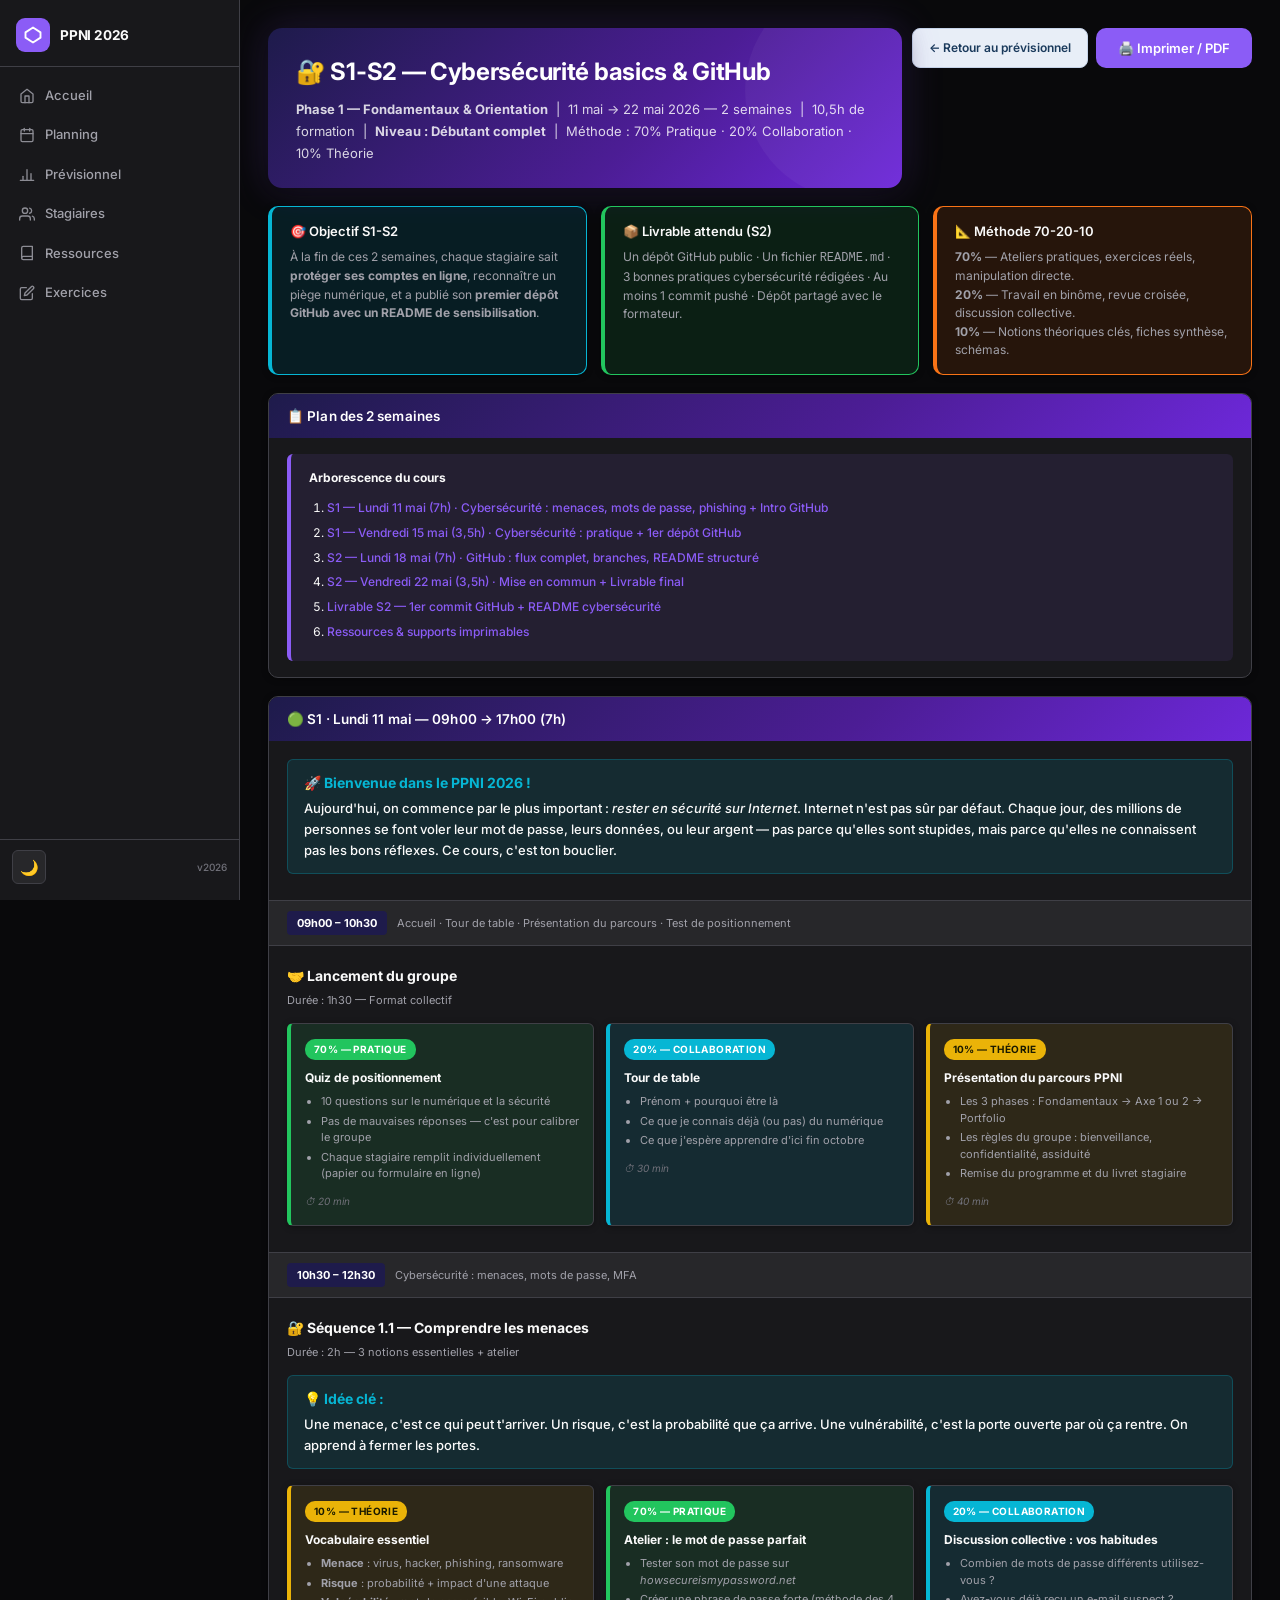
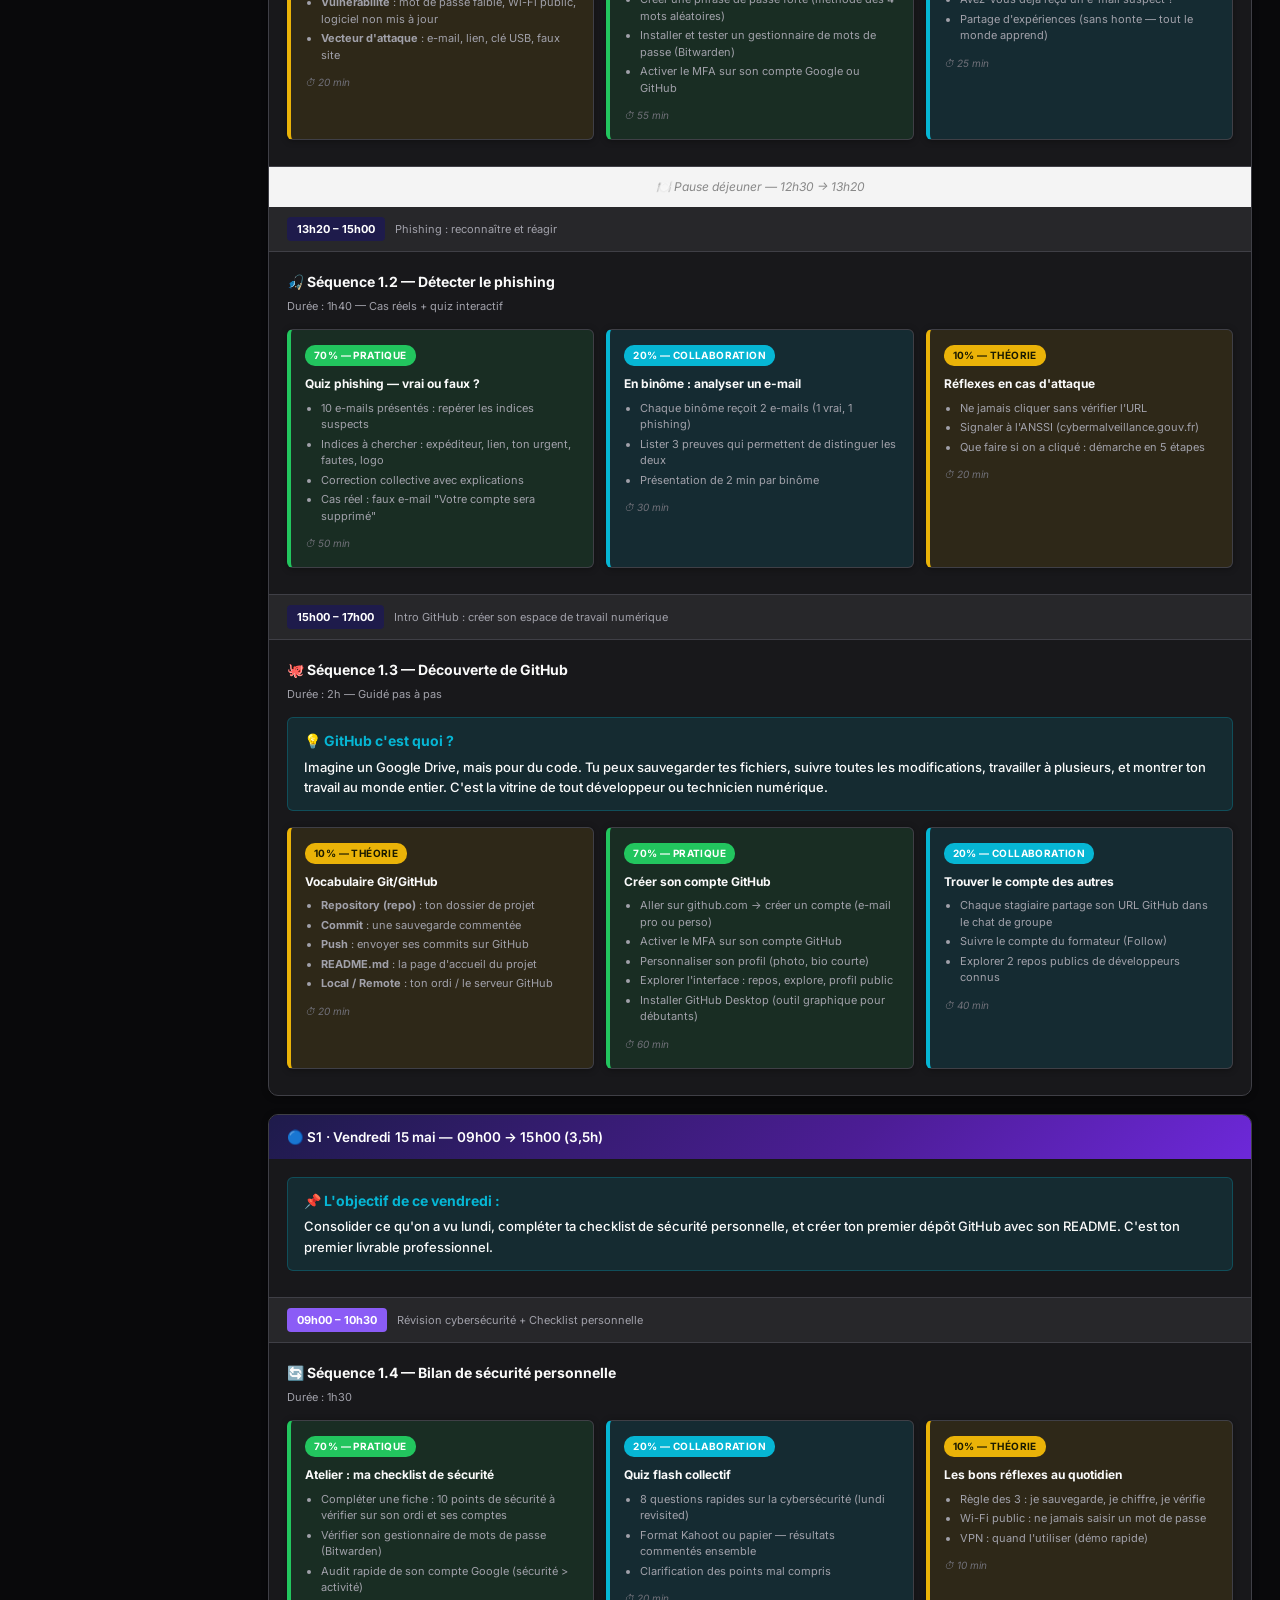
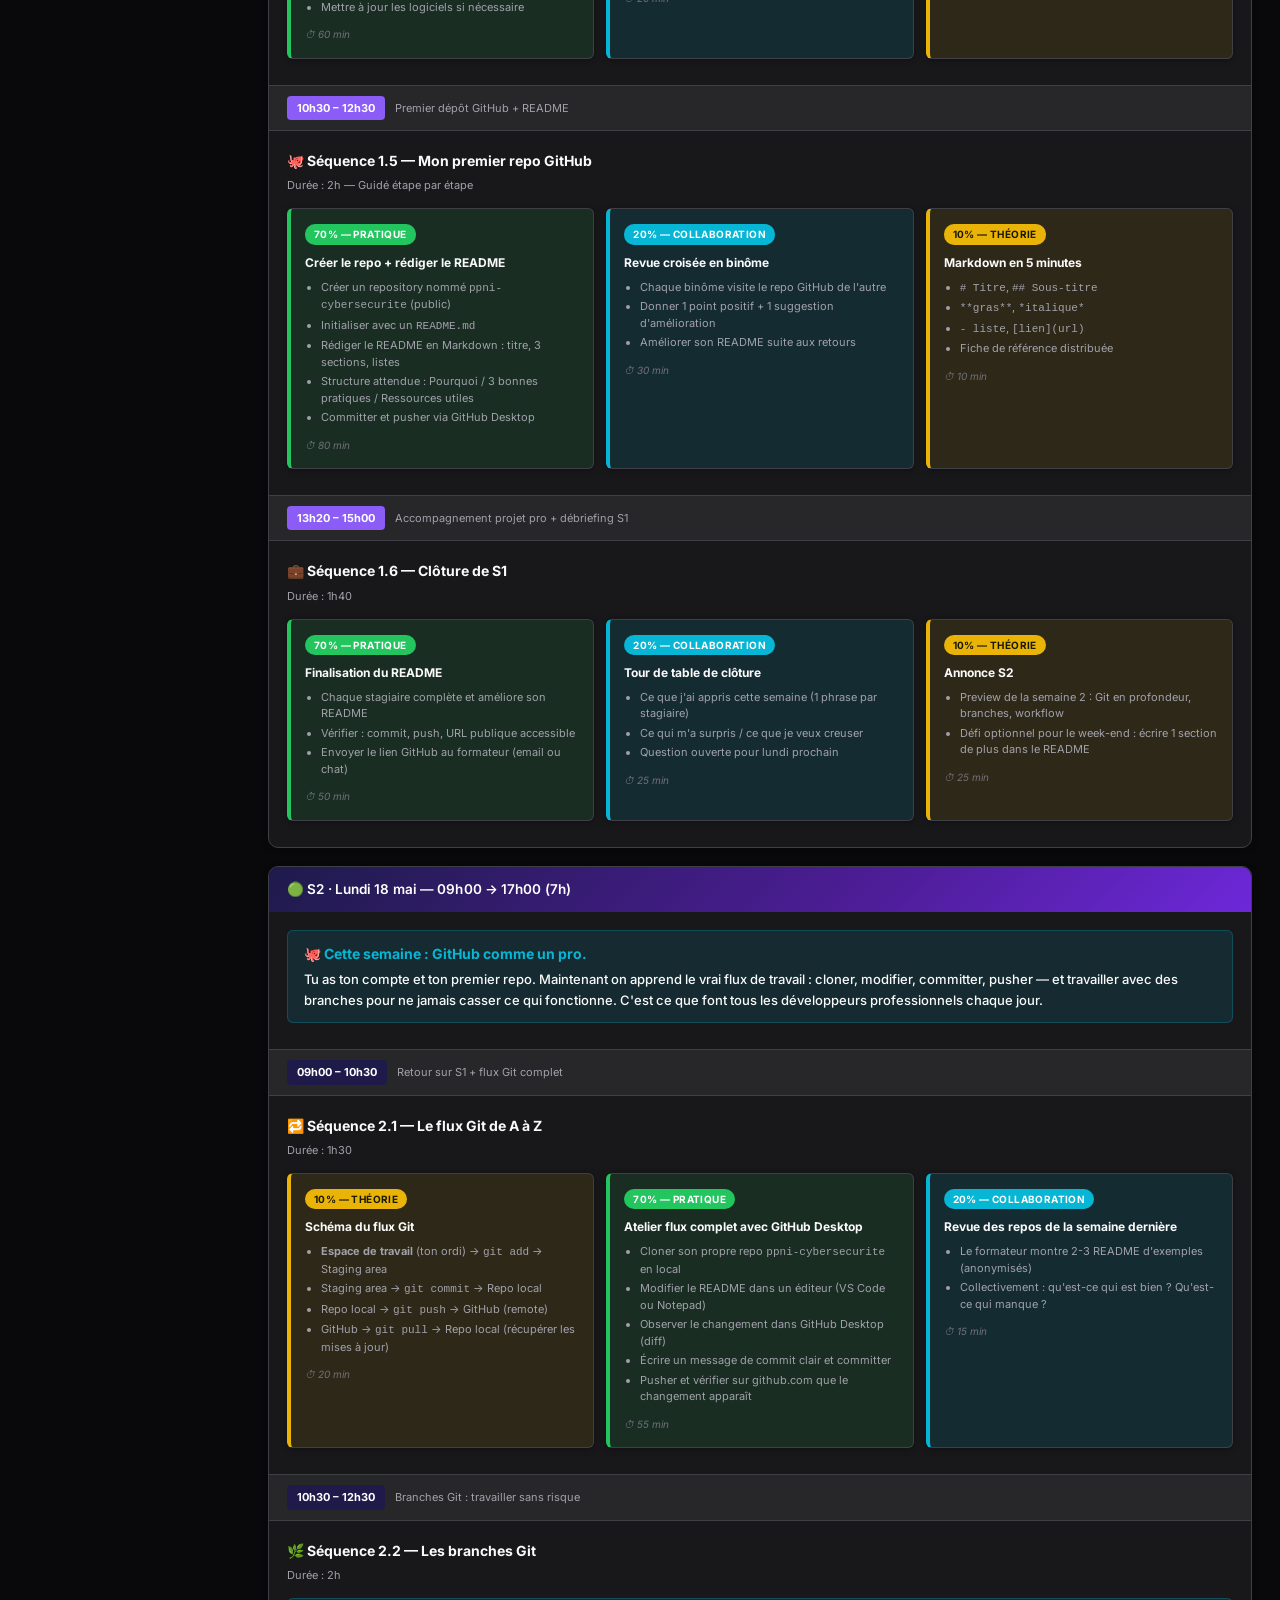
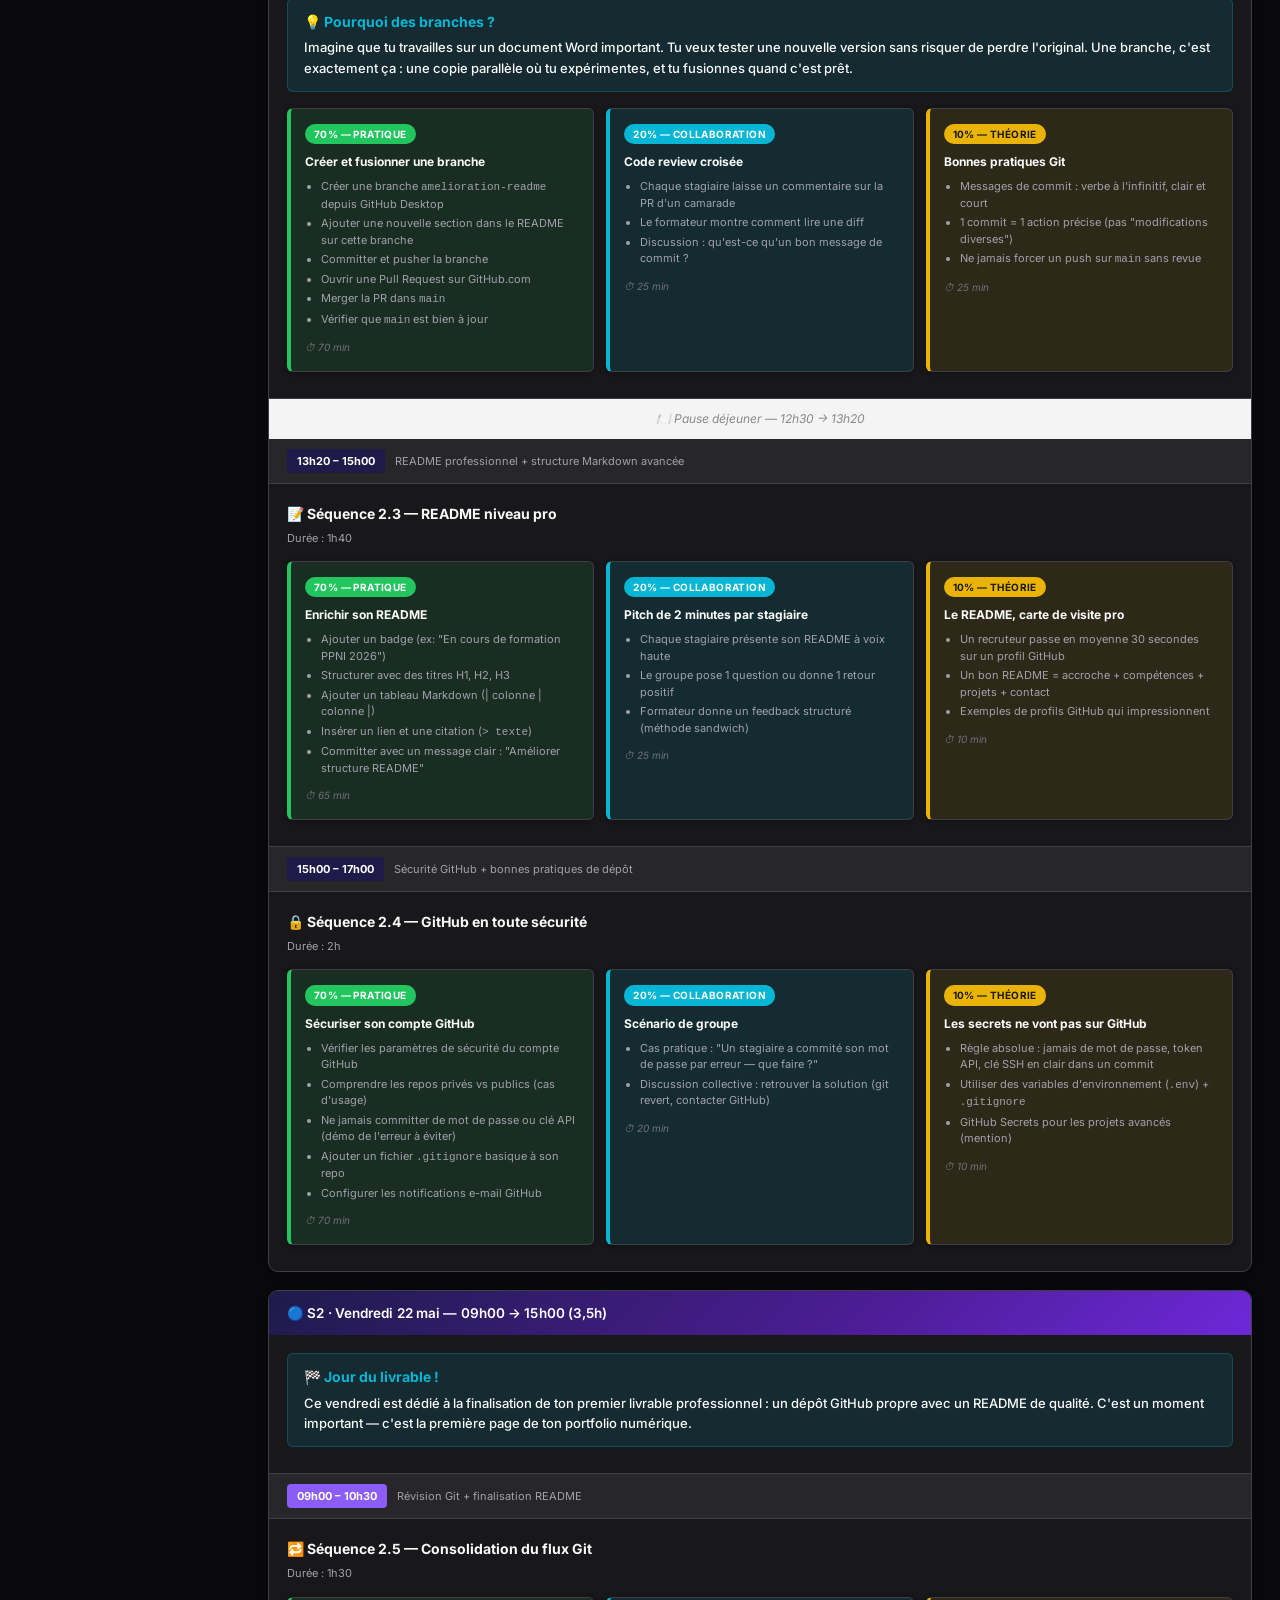
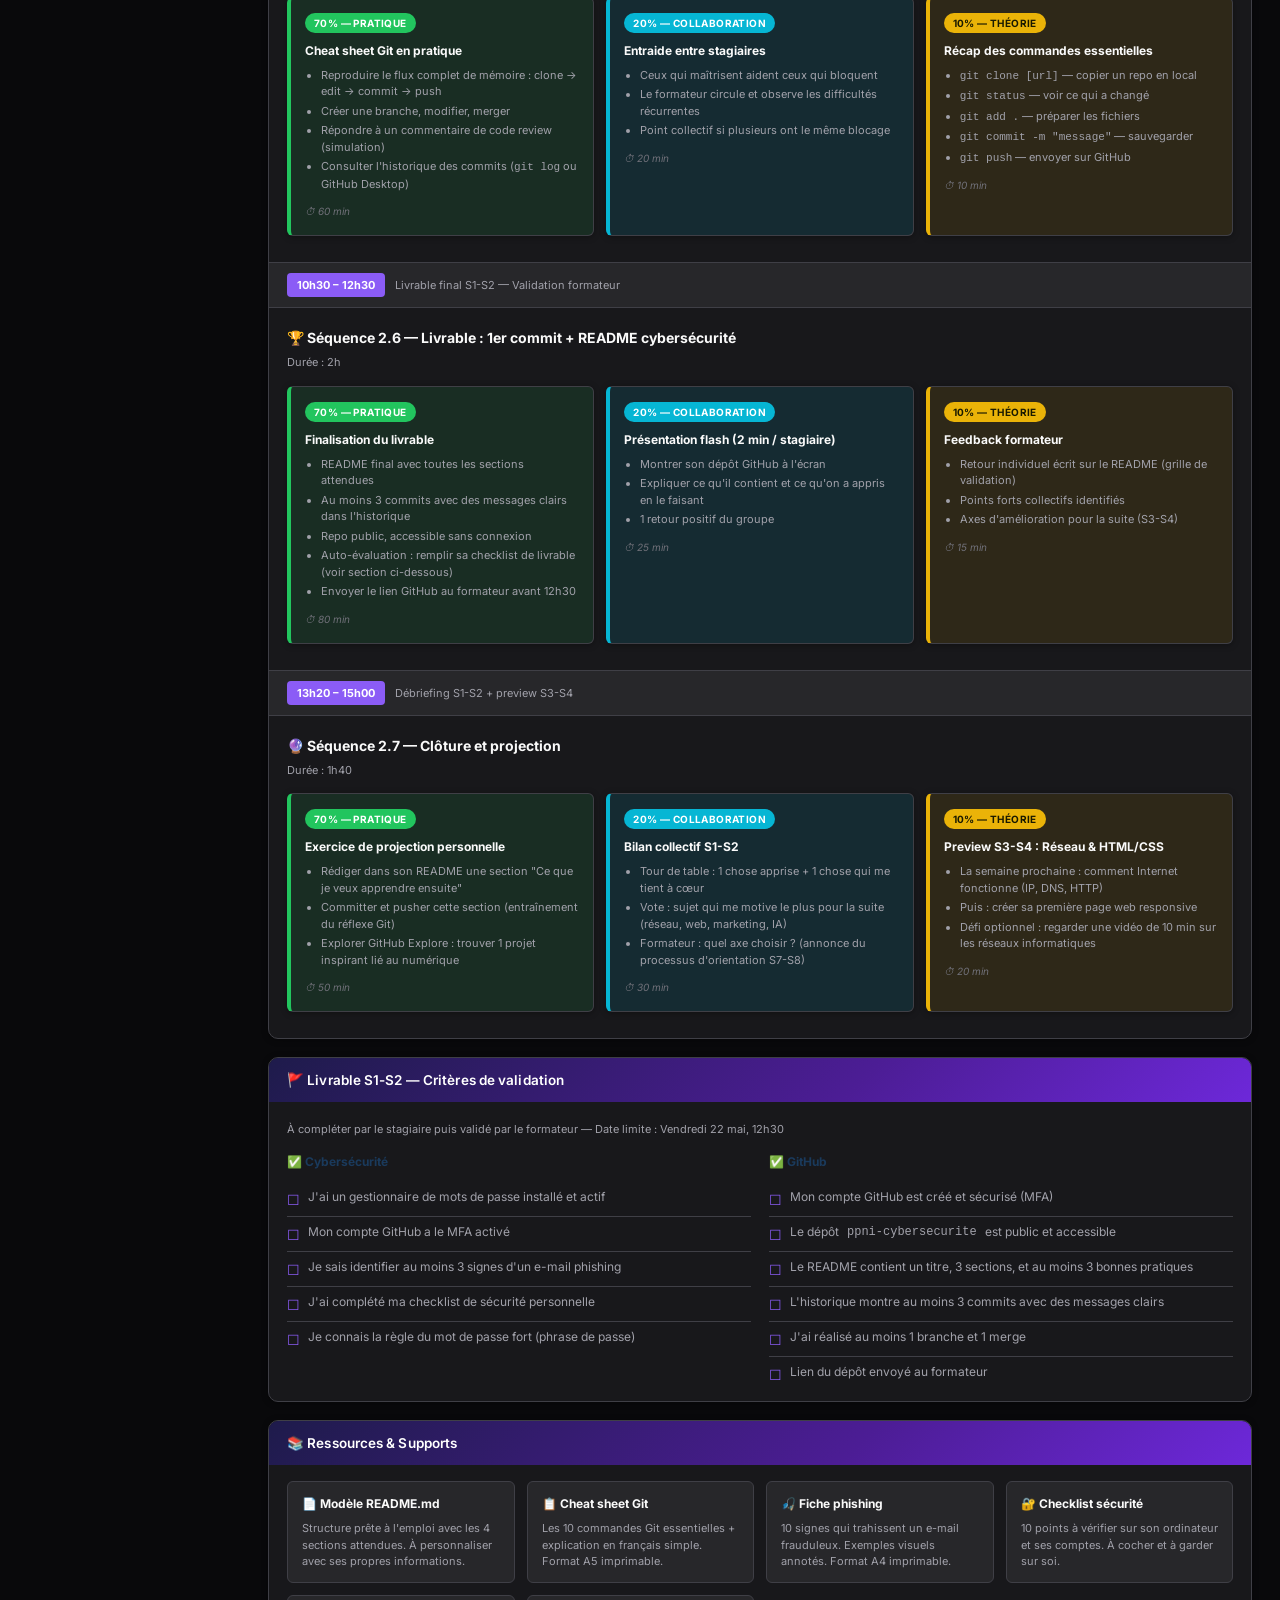
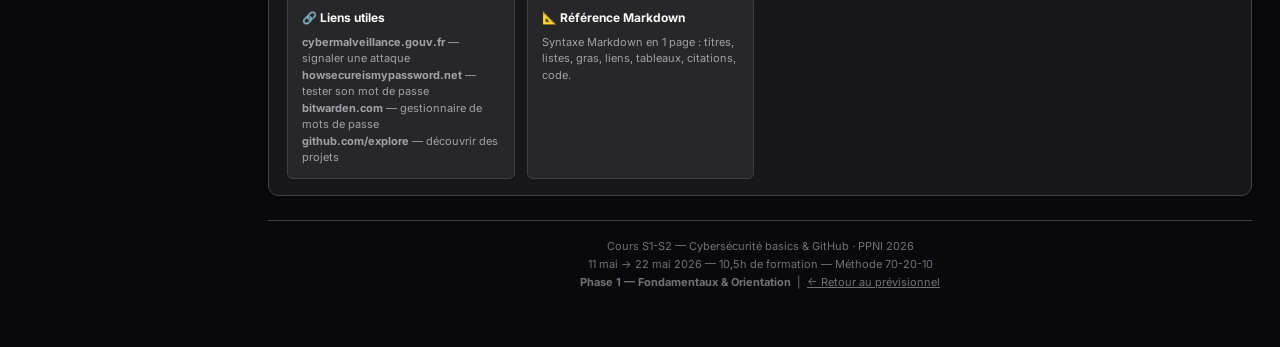
<file: cours/s1-s2.html>
﻿<!doctype html>
<html lang="fr">
  <head>
    <meta charset="UTF-8" />
    <meta name="viewport" content="width=device-width, initial-scale=1" />
    <title>Cours S1-S2 — Cybersécurité & GitHub | PPNI 2026</title>
    <link rel="preconnect" href="https://fonts.googleapis.com" />
    <link rel="preconnect" href="https://fonts.gstatic.com" crossorigin />
    <link
      href="https://fonts.googleapis.com/css2?family=Inter:wght@400;500;600;700&display=swap"
      rel="stylesheet"
    />
<script>(function(){var t=localStorage.getItem('ppni-theme')||'dark';document.documentElement.setAttribute('data-theme',t);})();</script>
    <link rel="stylesheet" href="../css/shared.css" />
  </head>
  <body>
    <aside class="sidebar" id="sidebar">
      <div class="sidebar-brand">
        <div class="brand-logo"><svg width="18" height="18" viewBox="0 0 24 24" fill="none" stroke="currentColor" stroke-width="2.5" stroke-linecap="round" stroke-linejoin="round"><polygon points="12 2 22 8.5 22 15.5 12 22 2 15.5 2 8.5"/></svg></div>
        <span class="brand-text">PPNI 2026</span>
      </div>
      <nav class="sidebar-nav">
        <a href="../index.html" class="nav-item">
          <span class="nav-icon"><svg width="16" height="16" viewBox="0 0 24 24" fill="none" stroke="currentColor" stroke-width="2" stroke-linecap="round" stroke-linejoin="round"><path d="m3 9 9-7 9 7v11a2 2 0 0 1-2 2H5a2 2 0 0 1-2-2z"/><polyline points="9 22 9 12 15 12 15 22"/></svg></span>
          <span>Accueil</span>
        </a>
        <a href="../planning.html" class="nav-item">
          <span class="nav-icon"><svg width="16" height="16" viewBox="0 0 24 24" fill="none" stroke="currentColor" stroke-width="2" stroke-linecap="round" stroke-linejoin="round"><rect x="3" y="4" width="18" height="18" rx="2" ry="2"/><line x1="16" y1="2" x2="16" y2="6"/><line x1="8" y1="2" x2="8" y2="6"/><line x1="3" y1="10" x2="21" y2="10"/></svg></span>
          <span>Planning</span>
        </a>
        <a href="../previsionnel.html" class="nav-item">
          <span class="nav-icon"><svg width="16" height="16" viewBox="0 0 24 24" fill="none" stroke="currentColor" stroke-width="2" stroke-linecap="round" stroke-linejoin="round"><line x1="18" y1="20" x2="18" y2="10"/><line x1="12" y1="20" x2="12" y2="4"/><line x1="6" y1="20" x2="6" y2="14"/><line x1="2" y1="20" x2="22" y2="20"/></svg></span>
          <span>Pr&#233;visionnel</span>
        </a>
        <a href="../previsionnel_stagiaire.html" class="nav-item">
          <span class="nav-icon"><svg width="16" height="16" viewBox="0 0 24 24" fill="none" stroke="currentColor" stroke-width="2" stroke-linecap="round" stroke-linejoin="round"><path d="M17 21v-2a4 4 0 0 0-4-4H5a4 4 0 0 0-4 4v2"/><circle cx="9" cy="7" r="4"/><path d="M23 21v-2a4 4 0 0 0-3-3.87"/><path d="M16 3.13a4 4 0 0 1 0 7.75"/></svg></span>
          <span>Stagiaires</span>
        </a>
        <a href="../ressources/index.html" class="nav-item">
          <span class="nav-icon"><svg width="16" height="16" viewBox="0 0 24 24" fill="none" stroke="currentColor" stroke-width="2" stroke-linecap="round" stroke-linejoin="round"><path d="M4 19.5A2.5 2.5 0 0 1 6.5 17H20"/><path d="M6.5 2H20v20H6.5A2.5 2.5 0 0 1 4 19.5v-15A2.5 2.5 0 0 1 6.5 2z"/></svg></span>
          <span>Ressources</span>
        </a>
        <a href="../exercices/index.html" class="nav-item">
          <span class="nav-icon"><svg width="16" height="16" viewBox="0 0 24 24" fill="none" stroke="currentColor" stroke-width="2" stroke-linecap="round" stroke-linejoin="round"><path d="M11 4H4a2 2 0 0 0-2 2v14a2 2 0 0 0 2 2h14a2 2 0 0 0 2-2v-7"/><path d="M18.5 2.5a2.121 2.121 0 0 1 3 3L12 15l-4 1 1-4 9.5-9.5z"/></svg></span>
          <span>Exercices</span>
        </a>
      </nav>
      <div class="sidebar-footer">
        <button class="theme-toggle" onclick="toggleTheme()" title="Changer le th&#232;me">
          <span class="theme-icon">&#127769;</span>
        </button>
        <span class="sidebar-version">v2026</span>
      </div>
    </aside>
    <main class="main-content">
    <div class="sidebar-overlay" onclick="closeSidebar()"></div>
    <header class="mobile-topbar">
      <button class="hamburger" onclick="toggleSidebar()" aria-label="Menu"><svg width="18" height="18" viewBox="0 0 24 24" fill="none" stroke="currentColor" stroke-width="2" stroke-linecap="round" stroke-linejoin="round"><line x1="3" y1="6" x2="21" y2="6"/><line x1="3" y1="12" x2="21" y2="12"/><line x1="3" y1="18" x2="21" y2="18"/></svg></button>
      <span class="mobile-brand">PPNI 2026</span>
    </header>

    <div class="page-wrapper">
      <!-- ═══ HEADER ═══ -->
      <div
        style="
          display: flex;
          align-items: center;
          justify-content: space-between;
          margin-bottom: 18px;
          flex-wrap: wrap;
          gap: 10px;
        "
      >
        <div class="doc-header" style="flex: 1; margin-bottom: 0">
          <h1>🔐 S1-S2 — Cybersécurité basics & GitHub</h1>
          <div class="meta">
            <strong>Phase 1 — Fondamentaux &amp; Orientation</strong>
            &nbsp;|&nbsp; 11 mai → 22 mai 2026 — 2 semaines &nbsp;|&nbsp; 10,5h
            de formation &nbsp;|&nbsp;
            <strong>Niveau : Débutant complet</strong>
            &nbsp;|&nbsp; Méthode : 70% Pratique · 20% Collaboration · 10%
            Théorie
          </div>
        </div>
        <div
          style="
            display: flex;
            gap: 8px;
            flex-shrink: 0;
            align-self: flex-start;
            flex-wrap: wrap;
          "
        >
          <a
            href="../previsionnel_stagiaire.html"
            style="
              display: inline-flex;
              align-items: center;
              gap: 6px;
              padding: 9px 16px;
              background: #e8eef7;
              color: #1a3a5c;
              border: 1px solid #c5d3e8;
              border-radius: 8px;
              font-size: 12px;
              font-weight: 600;
              text-decoration: none;
            "
            >← Retour au prévisionnel</a
          >
          <button class="print-btn" onclick="window.print()">
            🖨️ Imprimer / PDF
          </button>
        </div>
      </div>

      <!-- ═══ RÉSUMÉ OBJECTIFS ═══ -->
      <div class="axes-summary">
        <div class="axe-card phase1">
          <h3>🎯 Objectif S1-S2</h3>
          <p>
            À la fin de ces 2 semaines, chaque stagiaire sait
            <strong>protéger ses comptes en ligne</strong>, reconnaître un piège
            numérique, et a publié son
            <strong
              >premier dépôt GitHub avec un README de sensibilisation</strong
            >.
          </p>
        </div>
        <div class="axe-card phase2-axe1">
          <h3>📦 Livrable attendu (S2)</h3>
          <p>
            Un dépôt GitHub public · Un fichier <code>README.md</code> · 3
            bonnes pratiques cybersécurité rédigées · Au moins 1 commit pushé ·
            Dépôt partagé avec le formateur.
          </p>
        </div>
        <div class="axe-card phase2-axe2">
          <h3>📐 Méthode 70-20-10</h3>
          <p>
            <strong>70%</strong> — Ateliers pratiques, exercices réels,
            manipulation directe.<br />
            <strong>20%</strong> — Travail en binôme, revue croisée, discussion
            collective.<br />
            <strong>10%</strong> — Notions théoriques clés, fiches synthèse,
            schémas.
          </p>
        </div>
      </div>

      <!-- ═══ SOMMAIRE ═══ -->
      <div class="section-box">
        <h2>📋 Plan des 2 semaines</h2>
        <div class="cours-sommaire">
          <h3>Arborescence du cours</h3>
          <ol>
            <li>
              <a href="#s1-lundi"
                >S1 — Lundi 11 mai (7h) · Cybersécurité : menaces, mots de
                passe, phishing + Intro GitHub</a
              >
            </li>
            <li>
              <a href="#s1-vendredi"
                >S1 — Vendredi 15 mai (3,5h) · Cybersécurité : pratique + 1er
                dépôt GitHub</a
              >
            </li>
            <li>
              <a href="#s2-lundi"
                >S2 — Lundi 18 mai (7h) · GitHub : flux complet, branches,
                README structuré</a
              >
            </li>
            <li>
              <a href="#s2-vendredi"
                >S2 — Vendredi 22 mai (3,5h) · Mise en commun + Livrable
                final</a
              >
            </li>
            <li>
              <a href="#livrable"
                >Livrable S2 — 1er commit GitHub + README cybersécurité</a
              >
            </li>
            <li><a href="#ressources">Ressources & supports imprimables</a></li>
          </ol>
        </div>
      </div>

      <!-- ═══════════════════════════════ -->
      <!-- ═══ S1 — LUNDI 11 MAI ═══ -->
      <!-- ═══════════════════════════════ -->
      <div class="section-box" id="s1-lundi">
        <h2>🟢 S1 · Lundi 11 mai — 09h00 → 17h00 (7h)</h2>

        <!-- Accroche FALC -->
        <div class="cours-section">
          <div class="falc-intro">
            <strong>🚀 Bienvenue dans le PPNI 2026 !</strong>
            Aujourd'hui, on commence par le plus important :
            <em>rester en sécurité sur Internet</em>. Internet n'est pas sûr par
            défaut. Chaque jour, des millions de personnes se font voler leur
            mot de passe, leurs données, ou leur argent — pas parce qu'elles
            sont stupides, mais parce qu'elles ne connaissent pas les bons
            réflexes. Ce cours, c'est ton bouclier.
          </div>
        </div>

        <!-- SÉANCE 1 : 09h00 - 10h30 -->
        <div class="seance-header">
          <span class="seance-badge lundi">09h00 – 10h30</span>
          <span class="seance-info"
            >Accueil · Tour de table · Présentation du parcours · Test de
            positionnement</span
          >
        </div>
        <div class="cours-section">
          <h3>🤝 Lancement du groupe</h3>
          <p class="section-meta">Durée : 1h30 — Format collectif</p>
          <div class="module-grid">
            <div class="module-card pratique">
              <span class="module-tag pratique">70% — Pratique</span>
              <h4>Quiz de positionnement</h4>
              <ul>
                <li>10 questions sur le numérique et la sécurité</li>
                <li>
                  Pas de mauvaises réponses — c'est pour calibrer le groupe
                </li>
                <li>
                  Chaque stagiaire remplit individuellement (papier ou
                  formulaire en ligne)
                </li>
              </ul>
              <span class="duree">⏱ 20 min</span>
            </div>
            <div class="module-card collaboration">
              <span class="module-tag collaboration">20% — Collaboration</span>
              <h4>Tour de table</h4>
              <ul>
                <li>Prénom + pourquoi être là</li>
                <li>Ce que je connais déjà (ou pas) du numérique</li>
                <li>Ce que j'espère apprendre d'ici fin octobre</li>
              </ul>
              <span class="duree">⏱ 30 min</span>
            </div>
            <div class="module-card theorie">
              <span class="module-tag theorie">10% — Théorie</span>
              <h4>Présentation du parcours PPNI</h4>
              <ul>
                <li>Les 3 phases : Fondamentaux → Axe 1 ou 2 → Portfolio</li>
                <li>
                  Les règles du groupe : bienveillance, confidentialité,
                  assiduité
                </li>
                <li>Remise du programme et du livret stagiaire</li>
              </ul>
              <span class="duree">⏱ 40 min</span>
            </div>
          </div>
        </div>

        <!-- SÉANCE 2 : 10h30 - 12h30 -->
        <div class="seance-header">
          <span class="seance-badge lundi">10h30 – 12h30</span>
          <span class="seance-info"
            >Cybersécurité : menaces, mots de passe, MFA</span
          >
        </div>
        <div class="cours-section">
          <h3>🔐 Séquence 1.1 — Comprendre les menaces</h3>
          <p class="section-meta">
            Durée : 2h — 3 notions essentielles + atelier
          </p>
          <div class="falc-intro">
            <strong>💡 Idée clé :</strong>
            Une menace, c'est ce qui peut t'arriver. Un risque, c'est la
            probabilité que ça arrive. Une vulnérabilité, c'est la porte ouverte
            par où ça rentre. On apprend à fermer les portes.
          </div>
          <div class="module-grid">
            <div class="module-card theorie">
              <span class="module-tag theorie">10% — Théorie</span>
              <h4>Vocabulaire essentiel</h4>
              <ul>
                <li>
                  <strong>Menace</strong> : virus, hacker, phishing, ransomware
                </li>
                <li>
                  <strong>Risque</strong> : probabilité + impact d'une attaque
                </li>
                <li>
                  <strong>Vulnérabilité</strong> : mot de passe faible, Wi-Fi
                  public, logiciel non mis à jour
                </li>
                <li>
                  <strong>Vecteur d'attaque</strong> : e-mail, lien, clé USB,
                  faux site
                </li>
              </ul>
              <span class="duree">⏱ 20 min</span>
            </div>
            <div class="module-card pratique">
              <span class="module-tag pratique">70% — Pratique</span>
              <h4>Atelier : le mot de passe parfait</h4>
              <ul>
                <li>
                  Tester son mot de passe sur <em>howsecureismypassword.net</em>
                </li>
                <li>
                  Créer une phrase de passe forte (méthode des 4 mots
                  aléatoires)
                </li>
                <li>
                  Installer et tester un gestionnaire de mots de passe
                  (Bitwarden)
                </li>
                <li>Activer le MFA sur son compte Google ou GitHub</li>
              </ul>
              <span class="duree">⏱ 55 min</span>
            </div>
            <div class="module-card collaboration">
              <span class="module-tag collaboration">20% — Collaboration</span>
              <h4>Discussion collective : vos habitudes</h4>
              <ul>
                <li>Combien de mots de passe différents utilisez-vous ?</li>
                <li>Avez-vous déjà reçu un e-mail suspect ?</li>
                <li>
                  Partage d'expériences (sans honte — tout le monde apprend)
                </li>
              </ul>
              <span class="duree">⏱ 25 min</span>
            </div>
          </div>
        </div>

        <!-- PAUSE DÉJEUNER -->
        <div
          style="
            background: #f4f4f4;
            text-align: center;
            padding: 10px;
            font-style: italic;
            color: #888;
            font-size: 12px;
          "
        >
          🍽️ Pause déjeuner — 12h30 → 13h20
        </div>

        <!-- SÉANCE 3 : 13h20 - 15h00 -->
        <div class="seance-header">
          <span class="seance-badge lundi">13h20 – 15h00</span>
          <span class="seance-info">Phishing : reconnaître et réagir</span>
        </div>
        <div class="cours-section">
          <h3>🎣 Séquence 1.2 — Détecter le phishing</h3>
          <p class="section-meta">Durée : 1h40 — Cas réels + quiz interactif</p>
          <div class="module-grid">
            <div class="module-card pratique">
              <span class="module-tag pratique">70% — Pratique</span>
              <h4>Quiz phishing — vrai ou faux ?</h4>
              <ul>
                <li>10 e-mails présentés : repérer les indices suspects</li>
                <li>
                  Indices à chercher : expéditeur, lien, ton urgent, fautes,
                  logo
                </li>
                <li>Correction collective avec explications</li>
                <li>Cas réel : faux e-mail "Votre compte sera supprimé"</li>
              </ul>
              <span class="duree">⏱ 50 min</span>
            </div>
            <div class="module-card collaboration">
              <span class="module-tag collaboration">20% — Collaboration</span>
              <h4>En binôme : analyser un e-mail</h4>
              <ul>
                <li>Chaque binôme reçoit 2 e-mails (1 vrai, 1 phishing)</li>
                <li>Lister 3 preuves qui permettent de distinguer les deux</li>
                <li>Présentation de 2 min par binôme</li>
              </ul>
              <span class="duree">⏱ 30 min</span>
            </div>
            <div class="module-card theorie">
              <span class="module-tag theorie">10% — Théorie</span>
              <h4>Réflexes en cas d'attaque</h4>
              <ul>
                <li>Ne jamais cliquer sans vérifier l'URL</li>
                <li>Signaler à l'ANSSI (cybermalveillance.gouv.fr)</li>
                <li>Que faire si on a cliqué : démarche en 5 étapes</li>
              </ul>
              <span class="duree">⏱ 20 min</span>
            </div>
          </div>
        </div>

        <!-- SÉANCE 4 : 15h00 - 17h00 -->
        <div class="seance-header">
          <span class="seance-badge lundi">15h00 – 17h00</span>
          <span class="seance-info"
            >Intro GitHub : créer son espace de travail numérique</span
          >
        </div>
        <div class="cours-section">
          <h3>🐙 Séquence 1.3 — Découverte de GitHub</h3>
          <p class="section-meta">Durée : 2h — Guidé pas à pas</p>
          <div class="falc-intro">
            <strong>💡 GitHub c'est quoi ?</strong>
            Imagine un Google Drive, mais pour du code. Tu peux sauvegarder tes
            fichiers, suivre toutes les modifications, travailler à plusieurs,
            et montrer ton travail au monde entier. C'est la vitrine de tout
            développeur ou technicien numérique.
          </div>
          <div class="module-grid">
            <div class="module-card theorie">
              <span class="module-tag theorie">10% — Théorie</span>
              <h4>Vocabulaire Git/GitHub</h4>
              <ul>
                <li>
                  <strong>Repository (repo)</strong> : ton dossier de projet
                </li>
                <li><strong>Commit</strong> : une sauvegarde commentée</li>
                <li><strong>Push</strong> : envoyer ses commits sur GitHub</li>
                <li>
                  <strong>README.md</strong> : la page d'accueil du projet
                </li>
                <li>
                  <strong>Local / Remote</strong> : ton ordi / le serveur GitHub
                </li>
              </ul>
              <span class="duree">⏱ 20 min</span>
            </div>
            <div class="module-card pratique">
              <span class="module-tag pratique">70% — Pratique</span>
              <h4>Créer son compte GitHub</h4>
              <ul>
                <li>
                  Aller sur github.com → créer un compte (e-mail pro ou perso)
                </li>
                <li>Activer le MFA sur son compte GitHub</li>
                <li>Personnaliser son profil (photo, bio courte)</li>
                <li>Explorer l'interface : repos, explore, profil public</li>
                <li>
                  Installer GitHub Desktop (outil graphique pour débutants)
                </li>
              </ul>
              <span class="duree">⏱ 60 min</span>
            </div>
            <div class="module-card collaboration">
              <span class="module-tag collaboration">20% — Collaboration</span>
              <h4>Trouver le compte des autres</h4>
              <ul>
                <li>
                  Chaque stagiaire partage son URL GitHub dans le chat de groupe
                </li>
                <li>Suivre le compte du formateur (Follow)</li>
                <li>Explorer 2 repos publics de développeurs connus</li>
              </ul>
              <span class="duree">⏱ 40 min</span>
            </div>
          </div>
        </div>
      </div>

      <!-- ══════════════════════════════════ -->
      <!-- ═══ S1 — VENDREDI 15 MAI ═══ -->
      <!-- ══════════════════════════════════ -->
      <div class="section-box" id="s1-vendredi">
        <h2>🔵 S1 · Vendredi 15 mai — 09h00 → 15h00 (3,5h)</h2>

        <div class="cours-section">
          <div class="falc-intro">
            <strong>📌 L'objectif de ce vendredi :</strong>
            Consolider ce qu'on a vu lundi, compléter ta checklist de sécurité
            personnelle, et créer ton premier dépôt GitHub avec son README.
            C'est ton premier livrable professionnel.
          </div>
        </div>

        <!-- SÉANCE 1 : 09h00 - 10h30 -->
        <div class="seance-header">
          <span class="seance-badge vendredi">09h00 – 10h30</span>
          <span class="seance-info"
            >Révision cybersécurité + Checklist personnelle</span
          >
        </div>
        <div class="cours-section">
          <h3>🔄 Séquence 1.4 — Bilan de sécurité personnelle</h3>
          <p class="section-meta">Durée : 1h30</p>
          <div class="module-grid">
            <div class="module-card pratique">
              <span class="module-tag pratique">70% — Pratique</span>
              <h4>Atelier : ma checklist de sécurité</h4>
              <ul>
                <li>
                  Compléter une fiche : 10 points de sécurité à vérifier sur son
                  ordi et ses comptes
                </li>
                <li>Vérifier son gestionnaire de mots de passe (Bitwarden)</li>
                <li>Audit rapide de son compte Google (sécurité > activité)</li>
                <li>Mettre à jour les logiciels si nécessaire</li>
              </ul>
              <span class="duree">⏱ 60 min</span>
            </div>
            <div class="module-card collaboration">
              <span class="module-tag collaboration">20% — Collaboration</span>
              <h4>Quiz flash collectif</h4>
              <ul>
                <li>
                  8 questions rapides sur la cybersécurité (lundi revisited)
                </li>
                <li>Format Kahoot ou papier — résultats commentés ensemble</li>
                <li>Clarification des points mal compris</li>
              </ul>
              <span class="duree">⏱ 20 min</span>
            </div>
            <div class="module-card theorie">
              <span class="module-tag theorie">10% — Théorie</span>
              <h4>Les bons réflexes au quotidien</h4>
              <ul>
                <li>Règle des 3 : je sauvegarde, je chiffre, je vérifie</li>
                <li>Wi-Fi public : ne jamais saisir un mot de passe</li>
                <li>VPN : quand l'utiliser (démo rapide)</li>
              </ul>
              <span class="duree">⏱ 10 min</span>
            </div>
          </div>
        </div>

        <!-- SÉANCE 2 : 10h30 - 12h30 -->
        <div class="seance-header">
          <span class="seance-badge vendredi">10h30 – 12h30</span>
          <span class="seance-info">Premier dépôt GitHub + README</span>
        </div>
        <div class="cours-section">
          <h3>🐙 Séquence 1.5 — Mon premier repo GitHub</h3>
          <p class="section-meta">Durée : 2h — Guidé étape par étape</p>
          <div class="module-grid">
            <div class="module-card pratique">
              <span class="module-tag pratique">70% — Pratique</span>
              <h4>Créer le repo + rédiger le README</h4>
              <ul>
                <li>
                  Créer un repository nommé
                  <code>ppni-cybersecurite</code> (public)
                </li>
                <li>Initialiser avec un <code>README.md</code></li>
                <li>
                  Rédiger le README en Markdown : titre, 3 sections, listes
                </li>
                <li>
                  Structure attendue : Pourquoi / 3 bonnes pratiques /
                  Ressources utiles
                </li>
                <li>Committer et pusher via GitHub Desktop</li>
              </ul>
              <span class="duree">⏱ 80 min</span>
            </div>
            <div class="module-card collaboration">
              <span class="module-tag collaboration">20% — Collaboration</span>
              <h4>Revue croisée en binôme</h4>
              <ul>
                <li>Chaque binôme visite le repo GitHub de l'autre</li>
                <li>Donner 1 point positif + 1 suggestion d'amélioration</li>
                <li>Améliorer son README suite aux retours</li>
              </ul>
              <span class="duree">⏱ 30 min</span>
            </div>
            <div class="module-card theorie">
              <span class="module-tag theorie">10% — Théorie</span>
              <h4>Markdown en 5 minutes</h4>
              <ul>
                <li><code># Titre</code>, <code>## Sous-titre</code></li>
                <li><code>**gras**</code>, <code>*italique*</code></li>
                <li><code>- liste</code>, <code>[lien](url)</code></li>
                <li>Fiche de référence distribuée</li>
              </ul>
              <span class="duree">⏱ 10 min</span>
            </div>
          </div>
        </div>

        <!-- SÉANCE 3 : 13h20 - 15h00 -->
        <div class="seance-header">
          <span class="seance-badge vendredi">13h20 – 15h00</span>
          <span class="seance-info"
            >Accompagnement projet pro + débriefing S1</span
          >
        </div>
        <div class="cours-section">
          <h3>💼 Séquence 1.6 — Clôture de S1</h3>
          <p class="section-meta">Durée : 1h40</p>
          <div class="module-grid">
            <div class="module-card pratique">
              <span class="module-tag pratique">70% — Pratique</span>
              <h4>Finalisation du README</h4>
              <ul>
                <li>Chaque stagiaire complète et améliore son README</li>
                <li>Vérifier : commit, push, URL publique accessible</li>
                <li>Envoyer le lien GitHub au formateur (email ou chat)</li>
              </ul>
              <span class="duree">⏱ 50 min</span>
            </div>
            <div class="module-card collaboration">
              <span class="module-tag collaboration">20% — Collaboration</span>
              <h4>Tour de table de clôture</h4>
              <ul>
                <li>
                  Ce que j'ai appris cette semaine (1 phrase par stagiaire)
                </li>
                <li>Ce qui m'a surpris / ce que je veux creuser</li>
                <li>Question ouverte pour lundi prochain</li>
              </ul>
              <span class="duree">⏱ 25 min</span>
            </div>
            <div class="module-card theorie">
              <span class="module-tag theorie">10% — Théorie</span>
              <h4>Annonce S2</h4>
              <ul>
                <li>
                  Preview de la semaine 2 : Git en profondeur, branches,
                  workflow
                </li>
                <li>
                  Défi optionnel pour le week-end : écrire 1 section de plus
                  dans le README
                </li>
              </ul>
              <span class="duree">⏱ 25 min</span>
            </div>
          </div>
        </div>
      </div>

      <!-- ══════════════════════════════════ -->
      <!-- ═══ S2 — LUNDI 18 MAI ═══ -->
      <!-- ══════════════════════════════════ -->
      <div class="section-box" id="s2-lundi">
        <h2>🟢 S2 · Lundi 18 mai — 09h00 → 17h00 (7h)</h2>

        <div class="cours-section">
          <div class="falc-intro">
            <strong>🐙 Cette semaine : GitHub comme un pro.</strong>
            Tu as ton compte et ton premier repo. Maintenant on apprend le vrai
            flux de travail : cloner, modifier, committer, pusher — et
            travailler avec des branches pour ne jamais casser ce qui
            fonctionne. C'est ce que font tous les développeurs professionnels
            chaque jour.
          </div>
        </div>

        <!-- SÉANCE 1 : 09h00 - 10h30 -->
        <div class="seance-header">
          <span class="seance-badge lundi">09h00 – 10h30</span>
          <span class="seance-info">Retour sur S1 + flux Git complet</span>
        </div>
        <div class="cours-section">
          <h3>🔁 Séquence 2.1 — Le flux Git de A à Z</h3>
          <p class="section-meta">Durée : 1h30</p>
          <div class="module-grid">
            <div class="module-card theorie">
              <span class="module-tag theorie">10% — Théorie</span>
              <h4>Schéma du flux Git</h4>
              <ul>
                <li>
                  <strong>Espace de travail</strong> (ton ordi) →
                  <code>git add</code> → Staging area
                </li>
                <li>Staging area → <code>git commit</code> → Repo local</li>
                <li>Repo local → <code>git push</code> → GitHub (remote)</li>
                <li>
                  GitHub → <code>git pull</code> → Repo local (récupérer les
                  mises à jour)
                </li>
              </ul>
              <span class="duree">⏱ 20 min</span>
            </div>
            <div class="module-card pratique">
              <span class="module-tag pratique">70% — Pratique</span>
              <h4>Atelier flux complet avec GitHub Desktop</h4>
              <ul>
                <li>
                  Cloner son propre repo <code>ppni-cybersecurite</code> en
                  local
                </li>
                <li>Modifier le README dans un éditeur (VS Code ou Notepad)</li>
                <li>Observer le changement dans GitHub Desktop (diff)</li>
                <li>Écrire un message de commit clair et committer</li>
                <li>
                  Pusher et vérifier sur github.com que le changement apparaît
                </li>
              </ul>
              <span class="duree">⏱ 55 min</span>
            </div>
            <div class="module-card collaboration">
              <span class="module-tag collaboration">20% — Collaboration</span>
              <h4>Revue des repos de la semaine dernière</h4>
              <ul>
                <li>Le formateur montre 2-3 README d'exemples (anonymisés)</li>
                <li>
                  Collectivement : qu'est-ce qui est bien ? Qu'est-ce qui manque
                  ?
                </li>
              </ul>
              <span class="duree">⏱ 15 min</span>
            </div>
          </div>
        </div>

        <!-- SÉANCE 2 : 10h30 - 12h30 -->
        <div class="seance-header">
          <span class="seance-badge lundi">10h30 – 12h30</span>
          <span class="seance-info">Branches Git : travailler sans risque</span>
        </div>
        <div class="cours-section">
          <h3>🌿 Séquence 2.2 — Les branches Git</h3>
          <p class="section-meta">Durée : 2h</p>
          <div class="falc-intro">
            <strong>💡 Pourquoi des branches ?</strong>
            Imagine que tu travailles sur un document Word important. Tu veux
            tester une nouvelle version sans risquer de perdre l'original. Une
            branche, c'est exactement ça : une copie parallèle où tu
            expérimentes, et tu fusionnes quand c'est prêt.
          </div>
          <div class="module-grid">
            <div class="module-card pratique">
              <span class="module-tag pratique">70% — Pratique</span>
              <h4>Créer et fusionner une branche</h4>
              <ul>
                <li>
                  Créer une branche <code>amelioration-readme</code> depuis
                  GitHub Desktop
                </li>
                <li>
                  Ajouter une nouvelle section dans le README sur cette branche
                </li>
                <li>Committer et pusher la branche</li>
                <li>Ouvrir une Pull Request sur GitHub.com</li>
                <li>Merger la PR dans <code>main</code></li>
                <li>Vérifier que <code>main</code> est bien à jour</li>
              </ul>
              <span class="duree">⏱ 70 min</span>
            </div>
            <div class="module-card collaboration">
              <span class="module-tag collaboration">20% — Collaboration</span>
              <h4>Code review croisée</h4>
              <ul>
                <li>
                  Chaque stagiaire laisse un commentaire sur la PR d'un camarade
                </li>
                <li>Le formateur montre comment lire une diff</li>
                <li>Discussion : qu'est-ce qu'un bon message de commit ?</li>
              </ul>
              <span class="duree">⏱ 25 min</span>
            </div>
            <div class="module-card theorie">
              <span class="module-tag theorie">10% — Théorie</span>
              <h4>Bonnes pratiques Git</h4>
              <ul>
                <li>
                  Messages de commit : verbe à l'infinitif, clair et court
                </li>
                <li>
                  1 commit = 1 action précise (pas "modifications diverses")
                </li>
                <li>
                  Ne jamais forcer un push sur <code>main</code> sans revue
                </li>
              </ul>
              <span class="duree">⏱ 25 min</span>
            </div>
          </div>
        </div>

        <!-- PAUSE DÉJEUNER -->
        <div
          style="
            background: #f4f4f4;
            text-align: center;
            padding: 10px;
            font-style: italic;
            color: #888;
            font-size: 12px;
          "
        >
          🍽️ Pause déjeuner — 12h30 → 13h20
        </div>

        <!-- SÉANCE 3 : 13h20 - 15h00 -->
        <div class="seance-header">
          <span class="seance-badge lundi">13h20 – 15h00</span>
          <span class="seance-info"
            >README professionnel + structure Markdown avancée</span
          >
        </div>
        <div class="cours-section">
          <h3>📝 Séquence 2.3 — README niveau pro</h3>
          <p class="section-meta">Durée : 1h40</p>
          <div class="module-grid">
            <div class="module-card pratique">
              <span class="module-tag pratique">70% — Pratique</span>
              <h4>Enrichir son README</h4>
              <ul>
                <li>
                  Ajouter un badge (ex: "En cours de formation PPNI 2026")
                </li>
                <li>Structurer avec des titres H1, H2, H3</li>
                <li>Ajouter un tableau Markdown (| colonne | colonne |)</li>
                <li>
                  Insérer un lien et une citation (<code>&gt; texte</code>)
                </li>
                <li>
                  Committer avec un message clair : "Améliorer structure README"
                </li>
              </ul>
              <span class="duree">⏱ 65 min</span>
            </div>
            <div class="module-card collaboration">
              <span class="module-tag collaboration">20% — Collaboration</span>
              <h4>Pitch de 2 minutes par stagiaire</h4>
              <ul>
                <li>Chaque stagiaire présente son README à voix haute</li>
                <li>Le groupe pose 1 question ou donne 1 retour positif</li>
                <li>
                  Formateur donne un feedback structuré (méthode sandwich)
                </li>
              </ul>
              <span class="duree">⏱ 25 min</span>
            </div>
            <div class="module-card theorie">
              <span class="module-tag theorie">10% — Théorie</span>
              <h4>Le README, carte de visite pro</h4>
              <ul>
                <li>
                  Un recruteur passe en moyenne 30 secondes sur un profil GitHub
                </li>
                <li>
                  Un bon README = accroche + compétences + projets + contact
                </li>
                <li>Exemples de profils GitHub qui impressionnent</li>
              </ul>
              <span class="duree">⏱ 10 min</span>
            </div>
          </div>
        </div>

        <!-- SÉANCE 4 : 15h00 - 17h00 -->
        <div class="seance-header">
          <span class="seance-badge lundi">15h00 – 17h00</span>
          <span class="seance-info"
            >Sécurité GitHub + bonnes pratiques de dépôt</span
          >
        </div>
        <div class="cours-section">
          <h3>🔒 Séquence 2.4 — GitHub en toute sécurité</h3>
          <p class="section-meta">Durée : 2h</p>
          <div class="module-grid">
            <div class="module-card pratique">
              <span class="module-tag pratique">70% — Pratique</span>
              <h4>Sécuriser son compte GitHub</h4>
              <ul>
                <li>Vérifier les paramètres de sécurité du compte GitHub</li>
                <li>Comprendre les repos privés vs publics (cas d'usage)</li>
                <li>
                  Ne jamais committer de mot de passe ou clé API (démo de
                  l'erreur à éviter)
                </li>
                <li>
                  Ajouter un fichier <code>.gitignore</code> basique à son repo
                </li>
                <li>Configurer les notifications e-mail GitHub</li>
              </ul>
              <span class="duree">⏱ 70 min</span>
            </div>
            <div class="module-card collaboration">
              <span class="module-tag collaboration">20% — Collaboration</span>
              <h4>Scénario de groupe</h4>
              <ul>
                <li>
                  Cas pratique : "Un stagiaire a commité son mot de passe par
                  erreur — que faire ?"
                </li>
                <li>
                  Discussion collective : retrouver la solution (git revert,
                  contacter GitHub)
                </li>
              </ul>
              <span class="duree">⏱ 20 min</span>
            </div>
            <div class="module-card theorie">
              <span class="module-tag theorie">10% — Théorie</span>
              <h4>Les secrets ne vont pas sur GitHub</h4>
              <ul>
                <li>
                  Règle absolue : jamais de mot de passe, token API, clé SSH en
                  clair dans un commit
                </li>
                <li>
                  Utiliser des variables d'environnement (<code>.env</code>) +
                  <code>.gitignore</code>
                </li>
                <li>GitHub Secrets pour les projets avancés (mention)</li>
              </ul>
              <span class="duree">⏱ 10 min</span>
            </div>
          </div>
        </div>
      </div>

      <!-- ════════════════════════════════════ -->
      <!-- ═══ S2 — VENDREDI 22 MAI ═══ -->
      <!-- ════════════════════════════════════ -->
      <div class="section-box" id="s2-vendredi">
        <h2>🔵 S2 · Vendredi 22 mai — 09h00 → 15h00 (3,5h)</h2>

        <div class="cours-section">
          <div class="falc-intro">
            <strong>🏁 Jour du livrable !</strong>
            Ce vendredi est dédié à la finalisation de ton premier livrable
            professionnel : un dépôt GitHub propre avec un README de qualité.
            C'est un moment important — c'est la première page de ton portfolio
            numérique.
          </div>
        </div>

        <!-- SÉANCE 1 : 09h00 - 10h30 -->
        <div class="seance-header">
          <span class="seance-badge vendredi">09h00 – 10h30</span>
          <span class="seance-info">Révision Git + finalisation README</span>
        </div>
        <div class="cours-section">
          <h3>🔁 Séquence 2.5 — Consolidation du flux Git</h3>
          <p class="section-meta">Durée : 1h30</p>
          <div class="module-grid">
            <div class="module-card pratique">
              <span class="module-tag pratique">70% — Pratique</span>
              <h4>Cheat sheet Git en pratique</h4>
              <ul>
                <li>
                  Reproduire le flux complet de mémoire : clone → edit → commit
                  → push
                </li>
                <li>Créer une branche, modifier, merger</li>
                <li>Répondre à un commentaire de code review (simulation)</li>
                <li>
                  Consulter l'historique des commits (<code>git log</code> ou
                  GitHub Desktop)
                </li>
              </ul>
              <span class="duree">⏱ 60 min</span>
            </div>
            <div class="module-card collaboration">
              <span class="module-tag collaboration">20% — Collaboration</span>
              <h4>Entraide entre stagiaires</h4>
              <ul>
                <li>Ceux qui maîtrisent aident ceux qui bloquent</li>
                <li>
                  Le formateur circule et observe les difficultés récurrentes
                </li>
                <li>Point collectif si plusieurs ont le même blocage</li>
              </ul>
              <span class="duree">⏱ 20 min</span>
            </div>
            <div class="module-card theorie">
              <span class="module-tag theorie">10% — Théorie</span>
              <h4>Récap des commandes essentielles</h4>
              <ul>
                <li><code>git clone [url]</code> — copier un repo en local</li>
                <li><code>git status</code> — voir ce qui a changé</li>
                <li><code>git add .</code> — préparer les fichiers</li>
                <li><code>git commit -m "message"</code> — sauvegarder</li>
                <li><code>git push</code> — envoyer sur GitHub</li>
              </ul>
              <span class="duree">⏱ 10 min</span>
            </div>
          </div>
        </div>

        <!-- SÉANCE 2 : 10h30 - 12h30 -->
        <div class="seance-header">
          <span class="seance-badge vendredi">10h30 – 12h30</span>
          <span class="seance-info"
            >Livrable final S1-S2 — Validation formateur</span
          >
        </div>
        <div class="cours-section">
          <h3>
            🏆 Séquence 2.6 — Livrable : 1er commit + README cybersécurité
          </h3>
          <p class="section-meta">Durée : 2h</p>
          <div class="module-grid">
            <div class="module-card pratique">
              <span class="module-tag pratique">70% — Pratique</span>
              <h4>Finalisation du livrable</h4>
              <ul>
                <li>README final avec toutes les sections attendues</li>
                <li>
                  Au moins 3 commits avec des messages clairs dans l'historique
                </li>
                <li>Repo public, accessible sans connexion</li>
                <li>
                  Auto-évaluation : remplir sa checklist de livrable (voir
                  section ci-dessous)
                </li>
                <li>Envoyer le lien GitHub au formateur avant 12h30</li>
              </ul>
              <span class="duree">⏱ 80 min</span>
            </div>
            <div class="module-card collaboration">
              <span class="module-tag collaboration">20% — Collaboration</span>
              <h4>Présentation flash (2 min / stagiaire)</h4>
              <ul>
                <li>Montrer son dépôt GitHub à l'écran</li>
                <li>
                  Expliquer ce qu'il contient et ce qu'on a appris en le faisant
                </li>
                <li>1 retour positif du groupe</li>
              </ul>
              <span class="duree">⏱ 25 min</span>
            </div>
            <div class="module-card theorie">
              <span class="module-tag theorie">10% — Théorie</span>
              <h4>Feedback formateur</h4>
              <ul>
                <li>
                  Retour individuel écrit sur le README (grille de validation)
                </li>
                <li>Points forts collectifs identifiés</li>
                <li>Axes d'amélioration pour la suite (S3-S4)</li>
              </ul>
              <span class="duree">⏱ 15 min</span>
            </div>
          </div>
        </div>

        <!-- SÉANCE 3 : 13h20 - 15h00 -->
        <div class="seance-header">
          <span class="seance-badge vendredi">13h20 – 15h00</span>
          <span class="seance-info">Débriefing S1-S2 + preview S3-S4</span>
        </div>
        <div class="cours-section">
          <h3>🔮 Séquence 2.7 — Clôture et projection</h3>
          <p class="section-meta">Durée : 1h40</p>
          <div class="module-grid">
            <div class="module-card pratique">
              <span class="module-tag pratique">70% — Pratique</span>
              <h4>Exercice de projection personnelle</h4>
              <ul>
                <li>
                  Rédiger dans son README une section "Ce que je veux apprendre
                  ensuite"
                </li>
                <li>
                  Committer et pusher cette section (entraînement du réflexe
                  Git)
                </li>
                <li>
                  Explorer GitHub Explore : trouver 1 projet inspirant lié au
                  numérique
                </li>
              </ul>
              <span class="duree">⏱ 50 min</span>
            </div>
            <div class="module-card collaboration">
              <span class="module-tag collaboration">20% — Collaboration</span>
              <h4>Bilan collectif S1-S2</h4>
              <ul>
                <li>
                  Tour de table : 1 chose apprise + 1 chose qui me tient à cœur
                </li>
                <li>
                  Vote : sujet qui me motive le plus pour la suite (réseau, web,
                  marketing, IA)
                </li>
                <li>
                  Formateur : quel axe choisir ? (annonce du processus
                  d'orientation S7-S8)
                </li>
              </ul>
              <span class="duree">⏱ 30 min</span>
            </div>
            <div class="module-card theorie">
              <span class="module-tag theorie">10% — Théorie</span>
              <h4>Preview S3-S4 : Réseau & HTML/CSS</h4>
              <ul>
                <li>
                  La semaine prochaine : comment Internet fonctionne (IP, DNS,
                  HTTP)
                </li>
                <li>Puis : créer sa première page web responsive</li>
                <li>
                  Défi optionnel : regarder une vidéo de 10 min sur les réseaux
                  informatiques
                </li>
              </ul>
              <span class="duree">⏱ 20 min</span>
            </div>
          </div>
        </div>
      </div>

      <!-- ═══ LIVRABLE FINAL ═══ -->
      <div class="section-box" id="livrable">
        <h2>🚩 Livrable S1-S2 — Critères de validation</h2>
        <div class="cours-section">
          <p class="section-meta">
            À compléter par le stagiaire puis validé par le formateur — Date
            limite : Vendredi 22 mai, 12h30
          </p>
          <div
            style="
              display: grid;
              grid-template-columns: 1fr 1fr;
              gap: 18px;
              margin-top: 8px;
            "
          >
            <div>
              <h4
                style="
                  font-size: 12px;
                  font-weight: 700;
                  margin-bottom: 10px;
                  color: #1a3a5c;
                "
              >
                ✅ Cybersécurité
              </h4>
              <ul class="checklist">
                <li>J'ai un gestionnaire de mots de passe installé et actif</li>
                <li>Mon compte GitHub a le MFA activé</li>
                <li>
                  Je sais identifier au moins 3 signes d'un e-mail phishing
                </li>
                <li>J'ai complété ma checklist de sécurité personnelle</li>
                <li>
                  Je connais la règle du mot de passe fort (phrase de passe)
                </li>
              </ul>
            </div>
            <div>
              <h4
                style="
                  font-size: 12px;
                  font-weight: 700;
                  margin-bottom: 10px;
                  color: #1a3a5c;
                "
              >
                ✅ GitHub
              </h4>
              <ul class="checklist">
                <li>Mon compte GitHub est créé et sécurisé (MFA)</li>
                <li>
                  Le dépôt <code>ppni-cybersecurite</code> est public et
                  accessible
                </li>
                <li>
                  Le README contient un titre, 3 sections, et au moins 3 bonnes
                  pratiques
                </li>
                <li>
                  L'historique montre au moins 3 commits avec des messages
                  clairs
                </li>
                <li>J'ai réalisé au moins 1 branche et 1 merge</li>
                <li>Lien du dépôt envoyé au formateur</li>
              </ul>
            </div>
          </div>
        </div>
      </div>

      <!-- ═══ RESSOURCES ═══ -->
      <div class="section-box" id="ressources">
        <h2>📚 Ressources & Supports</h2>
        <div class="ressource-grid">
          <div class="ressource-card">
            <h4>📄 Modèle README.md</h4>
            <p>
              Structure prête à l'emploi avec les 4 sections attendues. À
              personnaliser avec ses propres informations.
            </p>
          </div>
          <div class="ressource-card">
            <h4>📋 Cheat sheet Git</h4>
            <p>
              Les 10 commandes Git essentielles + explication en français
              simple. Format A5 imprimable.
            </p>
          </div>
          <div class="ressource-card">
            <h4>🎣 Fiche phishing</h4>
            <p>
              10 signes qui trahissent un e-mail frauduleux. Exemples visuels
              annotés. Format A4 imprimable.
            </p>
          </div>
          <div class="ressource-card">
            <h4>🔐 Checklist sécurité</h4>
            <p>
              10 points à vérifier sur son ordinateur et ses comptes. À cocher
              et à garder sur soi.
            </p>
          </div>
          <div class="ressource-card">
            <h4>🔗 Liens utiles</h4>
            <p>
              <strong>cybermalveillance.gouv.fr</strong> — signaler une
              attaque<br />
              <strong>howsecureismypassword.net</strong> — tester son mot de
              passe<br />
              <strong>bitwarden.com</strong> — gestionnaire de mots de passe<br />
              <strong>github.com/explore</strong> — découvrir des projets
            </p>
          </div>
          <div class="ressource-card">
            <h4>📐 Référence Markdown</h4>
            <p>
              Syntaxe Markdown en 1 page : titres, listes, gras, liens,
              tableaux, citations, code.
            </p>
          </div>
        </div>
      </div>

      <!-- ═══ FOOTER ═══ -->
      <div class="footer">
        Cours S1-S2 — Cybersécurité basics &amp; GitHub · PPNI 2026<br />
        11 mai → 22 mai 2026 — 10,5h de formation — Méthode 70-20-10<br />
        <strong>Phase 1 — Fondamentaux &amp; Orientation</strong>
        &nbsp;|&nbsp;
        <a href="../previsionnel_stagiaire.html" style="color: inherit"
          >← Retour au prévisionnel</a
        >
      </div>
    </div>
    <!-- /page-wrapper -->
    </main>
    <script src="../js/app.js"></script>
  </body>
</html>
</file>
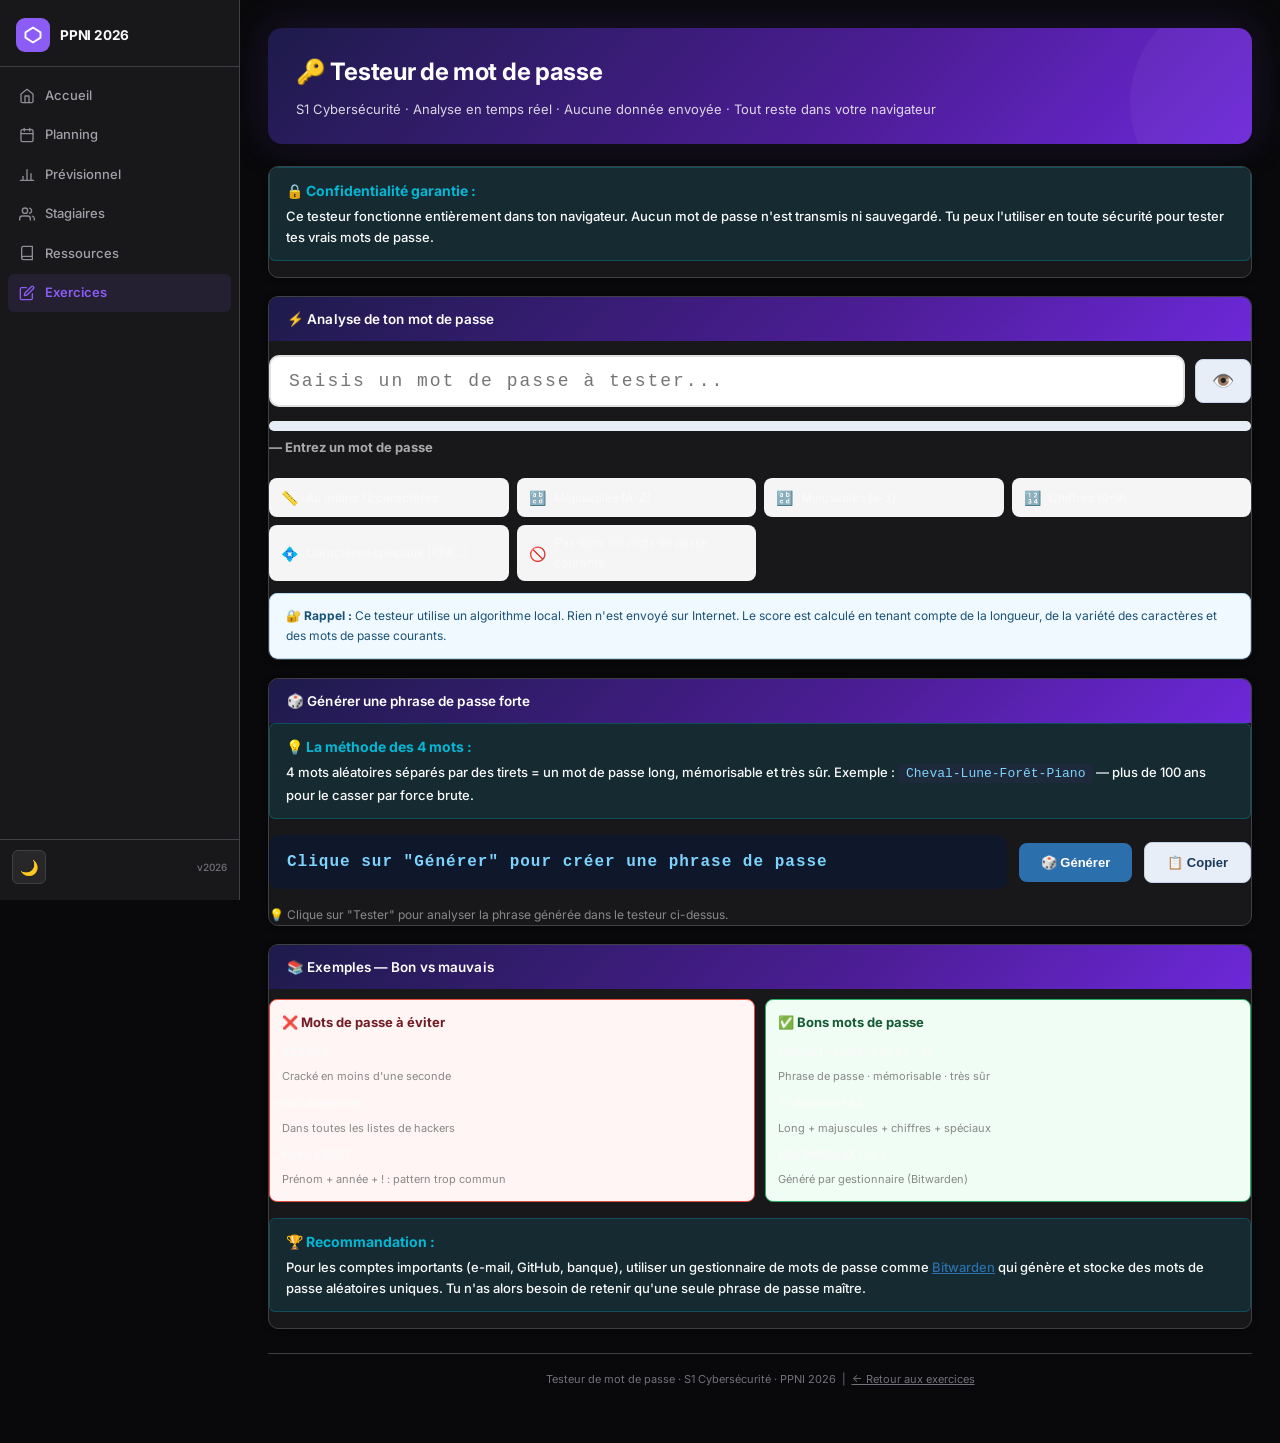
<file: exercices/password-checker.html>
﻿<!doctype html>
<html lang="fr">
  <head>
    <meta charset="UTF-8" />
    <meta name="viewport" content="width=device-width, initial-scale=1" />
    <title>Testeur de mot de passe — PPNI 2026</title>
    <link rel="preconnect" href="https://fonts.googleapis.com" />
    <link rel="preconnect" href="https://fonts.gstatic.com" crossorigin />
    <link
      href="https://fonts.googleapis.com/css2?family=Inter:wght@400;500;600;700&display=swap"
      rel="stylesheet"
    />
<script>(function(){var t=localStorage.getItem('ppni-theme')||'dark';document.documentElement.setAttribute('data-theme',t);})();</script>
    <link rel="stylesheet" href="../css/shared.css" />
    <style>
      .pw-input-wrap {
        position: relative;
        display: flex;
        align-items: center;
        gap: 10px;
        margin: 14px 0;
      }
      .pw-input {
        flex: 1;
        padding: 14px 18px;
        font-size: 18px;
        font-family: "Courier New", monospace;
        border: 2px solid #e0e0e0;
        border-radius: 10px;
        outline: none;
        letter-spacing: 2px;
        transition: border-color 0.2s;
      }
      .pw-input:focus {
        border-color: #2c6fad;
      }
      .pw-toggle {
        padding: 10px 16px;
        background: #e8eef7;
        border: 1px solid #c5d3e8;
        border-radius: 8px;
        cursor: pointer;
        font-size: 18px;
        flex-shrink: 0;
      }
      .strength-bar-wrap {
        height: 10px;
        background: #e8eef7;
        border-radius: 20px;
        overflow: hidden;
        margin: 10px 0 6px;
      }
      .strength-bar {
        height: 100%;
        border-radius: 20px;
        transition:
          width 0.4s,
          background 0.4s;
        width: 0%;
      }
      .strength-label {
        font-size: 13px;
        font-weight: 700;
        margin-bottom: 4px;
      }
      .crack-time {
        font-size: 12px;
        color: #666;
      }
      .criteria-grid {
        display: grid;
        grid-template-columns: repeat(auto-fit, minmax(200px, 1fr));
        gap: 8px;
        margin-top: 16px;
      }
      .criterion {
        display: flex;
        align-items: center;
        gap: 8px;
        padding: 8px 12px;
        border-radius: 8px;
        font-size: 12px;
        background: #f5f5f5;
        transition: background 0.2s;
      }
      .criterion.met {
        background: #d5f5e3;
        color: #145a32;
      }
      .criterion.unmet {
        background: #f8d7da;
        color: #721c24;
      }
      .criterion-icon {
        font-size: 14px;
        flex-shrink: 0;
      }
      .suggestions-list {
        margin: 0;
        padding-left: 18px;
      }
      .suggestions-list li {
        font-size: 12px;
        color: #555;
        margin: 4px 0;
        line-height: 1.5;
      }
      .pw-examples {
        display: grid;
        grid-template-columns: 1fr 1fr;
        gap: 10px;
        margin-top: 10px;
      }
      .pw-ex-bad {
        background: #fff5f5;
        border: 1px solid #e74c3c;
      }
      .pw-ex-good {
        background: #f0fdf4;
        border: 1px solid #27ae60;
      }
      .pw-ex-card {
        border-radius: 8px;
        padding: 12px;
        font-size: 12px;
      }
      .pw-ex-card code {
        font-size: 13px;
        font-weight: 700;
        display: block;
        margin-bottom: 4px;
      }
      .privacy-notice {
        background: #f0f9ff;
        border: 1px solid #b3d9f5;
        border-radius: 8px;
        padding: 12px 16px;
        font-size: 12px;
        color: #1a5276;
        margin-top: 12px;
      }
    </style>
  </head>
  <body>
    <aside class="sidebar" id="sidebar">
      <div class="sidebar-brand">
        <div class="brand-logo"><svg width="18" height="18" viewBox="0 0 24 24" fill="none" stroke="currentColor" stroke-width="2.5" stroke-linecap="round" stroke-linejoin="round"><polygon points="12 2 22 8.5 22 15.5 12 22 2 15.5 2 8.5"/></svg></div>
        <span class="brand-text">PPNI 2026</span>
      </div>
      <nav class="sidebar-nav">
        <a href="../index.html" class="nav-item">
          <span class="nav-icon"><svg width="16" height="16" viewBox="0 0 24 24" fill="none" stroke="currentColor" stroke-width="2" stroke-linecap="round" stroke-linejoin="round"><path d="m3 9 9-7 9 7v11a2 2 0 0 1-2 2H5a2 2 0 0 1-2-2z"/><polyline points="9 22 9 12 15 12 15 22"/></svg></span>
          <span>Accueil</span>
        </a>
        <a href="../planning.html" class="nav-item">
          <span class="nav-icon"><svg width="16" height="16" viewBox="0 0 24 24" fill="none" stroke="currentColor" stroke-width="2" stroke-linecap="round" stroke-linejoin="round"><rect x="3" y="4" width="18" height="18" rx="2" ry="2"/><line x1="16" y1="2" x2="16" y2="6"/><line x1="8" y1="2" x2="8" y2="6"/><line x1="3" y1="10" x2="21" y2="10"/></svg></span>
          <span>Planning</span>
        </a>
        <a href="../previsionnel.html" class="nav-item">
          <span class="nav-icon"><svg width="16" height="16" viewBox="0 0 24 24" fill="none" stroke="currentColor" stroke-width="2" stroke-linecap="round" stroke-linejoin="round"><line x1="18" y1="20" x2="18" y2="10"/><line x1="12" y1="20" x2="12" y2="4"/><line x1="6" y1="20" x2="6" y2="14"/><line x1="2" y1="20" x2="22" y2="20"/></svg></span>
          <span>Pr&#233;visionnel</span>
        </a>
        <a href="../previsionnel_stagiaire.html" class="nav-item">
          <span class="nav-icon"><svg width="16" height="16" viewBox="0 0 24 24" fill="none" stroke="currentColor" stroke-width="2" stroke-linecap="round" stroke-linejoin="round"><path d="M17 21v-2a4 4 0 0 0-4-4H5a4 4 0 0 0-4 4v2"/><circle cx="9" cy="7" r="4"/><path d="M23 21v-2a4 4 0 0 0-3-3.87"/><path d="M16 3.13a4 4 0 0 1 0 7.75"/></svg></span>
          <span>Stagiaires</span>
        </a>
        <a href="../ressources/index.html" class="nav-item">
          <span class="nav-icon"><svg width="16" height="16" viewBox="0 0 24 24" fill="none" stroke="currentColor" stroke-width="2" stroke-linecap="round" stroke-linejoin="round"><path d="M4 19.5A2.5 2.5 0 0 1 6.5 17H20"/><path d="M6.5 2H20v20H6.5A2.5 2.5 0 0 1 4 19.5v-15A2.5 2.5 0 0 1 6.5 2z"/></svg></span>
          <span>Ressources</span>
        </a>
        <a href="index.html" class="nav-item active">
          <span class="nav-icon"><svg width="16" height="16" viewBox="0 0 24 24" fill="none" stroke="currentColor" stroke-width="2" stroke-linecap="round" stroke-linejoin="round"><path d="M11 4H4a2 2 0 0 0-2 2v14a2 2 0 0 0 2 2h14a2 2 0 0 0 2-2v-7"/><path d="M18.5 2.5a2.121 2.121 0 0 1 3 3L12 15l-4 1 1-4 9.5-9.5z"/></svg></span>
          <span>Exercices</span>
        </a>
      </nav>
      <div class="sidebar-footer">
        <button class="theme-toggle" onclick="toggleTheme()" title="Changer le th&#232;me">
          <span class="theme-icon">&#127769;</span>
        </button>
        <span class="sidebar-version">v2026</span>
      </div>
    </aside>
    <main class="main-content">
    <div class="sidebar-overlay" onclick="closeSidebar()"></div>
    <header class="mobile-topbar">
      <button class="hamburger" onclick="toggleSidebar()" aria-label="Menu"><svg width="18" height="18" viewBox="0 0 24 24" fill="none" stroke="currentColor" stroke-width="2" stroke-linecap="round" stroke-linejoin="round"><line x1="3" y1="6" x2="21" y2="6"/><line x1="3" y1="12" x2="21" y2="12"/><line x1="3" y1="18" x2="21" y2="18"/></svg></button>
      <span class="mobile-brand">PPNI 2026</span>
    </header>

    <div class="page-wrapper">
      <div class="doc-header">
        <h1>🔑 Testeur de mot de passe</h1>
        <div class="meta">
          S1 Cybersécurité · Analyse en temps réel · Aucune donnée envoyée ·
          Tout reste dans votre navigateur
        </div>
      </div>

      <div class="section-box">
        <div class="falc-intro">
          <strong>🔒 Confidentialité garantie :</strong>
          Ce testeur fonctionne entièrement dans ton navigateur. Aucun mot de
          passe n'est transmis ni sauvegardé. Tu peux l'utiliser en toute
          sécurité pour tester tes vrais mots de passe.
        </div>
      </div>

      <!-- TESTEUR PRINCIPAL -->
      <div class="section-box">
        <h2>⚡ Analyse de ton mot de passe</h2>

        <div class="pw-input-wrap">
          <input
            type="password"
            id="pw-input"
            class="pw-input"
            placeholder="Saisis un mot de passe à tester..."
            autocomplete="off"
            autocorrect="off"
            spellcheck="false"
          />
          <button
            class="pw-toggle"
            id="pw-toggle"
            title="Afficher/masquer"
            onclick="toggleVisibility()"
          >
            👁️
          </button>
        </div>

        <!-- BARRE DE FORCE -->
        <div class="strength-bar-wrap">
          <div class="strength-bar" id="strength-bar"></div>
        </div>
        <div
          style="
            display: flex;
            align-items: center;
            justify-content: space-between;
            flex-wrap: wrap;
            gap: 6px;
          "
        >
          <div class="strength-label" id="strength-label" style="color: #aaa">
            — Entrez un mot de passe
          </div>
          <div class="crack-time" id="crack-time"></div>
        </div>

        <!-- CRITÈRES -->
        <div class="criteria-grid" id="criteria-grid">
          <div class="criterion" id="crit-length">
            <span class="criterion-icon">📏</span> Au moins 12 caractères
          </div>
          <div class="criterion" id="crit-upper">
            <span class="criterion-icon">🔡</span> Majuscules (A-Z)
          </div>
          <div class="criterion" id="crit-lower">
            <span class="criterion-icon">🔡</span> Minuscules (a-z)
          </div>
          <div class="criterion" id="crit-number">
            <span class="criterion-icon">🔢</span> Chiffres (0-9)
          </div>
          <div class="criterion" id="crit-special">
            <span class="criterion-icon">💠</span> Caractères spéciaux (!@#…)
          </div>
          <div class="criterion" id="crit-nocommon">
            <span class="criterion-icon">🚫</span> Pas dans les mots de passe
            courants
          </div>
        </div>

        <!-- SUGGESTIONS -->
        <div id="suggestions-box" style="margin-top: 16px; display: none">
          <h4 style="font-size: 13px; color: #1a3a5c; margin: 0 0 8px">
            💡 Suggestions pour améliorer ce mot de passe :
          </h4>
          <ul class="suggestions-list" id="suggestions-list"></ul>
        </div>

        <div class="privacy-notice">
          🔐 <strong>Rappel :</strong> Ce testeur utilise un algorithme local.
          Rien n'est envoyé sur Internet. Le score est calculé en tenant compte
          de la longueur, de la variété des caractères et des mots de passe
          courants.
        </div>
      </div>

      <!-- GÉNÉRATEUR DE PHRASE DE PASSE -->
      <div class="section-box">
        <h2>🎲 Générer une phrase de passe forte</h2>
        <div class="falc-intro">
          <strong>💡 La méthode des 4 mots :</strong>
          4 mots aléatoires séparés par des tirets = un mot de passe long,
          mémorisable et très sûr. Exemple :
          <code
            style="
              background: #1e293b;
              color: #7dd3fc;
              padding: 2px 8px;
              border-radius: 4px;
            "
            >Cheval-Lune-Forêt-Piano</code
          >
          — plus de 100 ans pour le casser par force brute.
        </div>

        <div
          style="
            display: flex;
            align-items: center;
            gap: 12px;
            margin: 16px 0;
            flex-wrap: wrap;
          "
        >
          <div
            id="passphrase-display"
            style="
              flex: 1;
              background: #0f172a;
              color: #7dd3fc;
              padding: 14px 18px;
              border-radius: 10px;
              font-family: &quot;Courier New&quot;, monospace;
              font-size: 16px;
              font-weight: 700;
              letter-spacing: 1px;
              min-height: 50px;
              display: flex;
              align-items: center;
            "
          >
            Clique sur "Générer" pour créer une phrase de passe
          </div>
          <button
            onclick="generatePassphrase()"
            style="
              padding: 12px 22px;
              background: #2c6fad;
              color: #fff;
              border: none;
              border-radius: 8px;
              font-size: 13px;
              font-weight: 700;
              cursor: pointer;
              white-space: nowrap;
            "
          >
            🎲 Générer
          </button>
          <button
            onclick="copyPassphrase()"
            id="copy-btn"
            style="
              padding: 12px 22px;
              background: #e8eef7;
              color: #1a3a5c;
              border: 1px solid #c5d3e8;
              border-radius: 8px;
              font-size: 13px;
              font-weight: 700;
              cursor: pointer;
              white-space: nowrap;
            "
          >
            📋 Copier
          </button>
        </div>
        <p style="font-size: 12px; color: #888; margin: 0">
          💡 Clique sur "Tester" pour analyser la phrase générée dans le testeur
          ci-dessus.
        </p>
      </div>

      <!-- EXEMPLES PÉDAGOGIQUES -->
      <div class="section-box">
        <h2>📚 Exemples — Bon vs mauvais</h2>
        <div class="pw-examples">
          <div class="pw-ex-card pw-ex-bad">
            <h4 style="margin: 0 0 8px; color: #721c24; font-size: 13px">
              ❌ Mots de passe à éviter
            </h4>
            <code>123456</code>
            <p style="margin: 0; font-size: 11px; color: #888">
              Cracké en moins d'une seconde
            </p>
            <code style="margin-top: 8px; display: block">motdepasse</code>
            <p style="margin: 0; font-size: 11px; color: #888">
              Dans toutes les listes de hackers
            </p>
            <code style="margin-top: 8px; display: block">Marc1990!</code>
            <p style="margin: 0; font-size: 11px; color: #888">
              Prénom + année + ! : pattern trop commun
            </p>
          </div>
          <div class="pw-ex-card pw-ex-good">
            <h4 style="margin: 0 0 8px; color: #145a32; font-size: 13px">
              ✅ Bons mots de passe
            </h4>
            <code>Cheval-Lune-Forêt-42</code>
            <p style="margin: 0; font-size: 11px; color: #888">
              Phrase de passe · mémorisable · très sûr
            </p>
            <code style="margin-top: 8px; display: block">Tr0ub4dor&3</code>
            <p style="margin: 0; font-size: 11px; color: #888">
              Long + majuscules + chiffres + spéciaux
            </p>
            <code style="margin-top: 8px; display: block">kB#9mP2@qX!vLz</code>
            <p style="margin: 0; font-size: 11px; color: #888">
              Généré par gestionnaire (Bitwarden)
            </p>
          </div>
        </div>
        <div class="falc-intro" style="margin-top: 16px">
          <strong>🏆 Recommandation :</strong>
          Pour les comptes importants (e-mail, GitHub, banque), utiliser un
          gestionnaire de mots de passe comme
          <a
            href="https://bitwarden.com"
            target="_blank"
            rel="noopener"
            style="color: #2c6fad"
            >Bitwarden</a
          >
          qui génère et stocke des mots de passe aléatoires uniques. Tu n'as
          alors besoin de retenir qu'une seule phrase de passe maître.
        </div>
      </div>

      <div class="footer">
        Testeur de mot de passe · S1 Cybersécurité · PPNI 2026 &nbsp;|&nbsp;
        <a href="index.html" style="color: inherit">← Retour aux exercices</a>
      </div>
    </div>

    <script>
      const COMMON_PASSWORDS = [
        "password",
        "123456",
        "12345678",
        "qwerty",
        "abc123",
        "monkey",
        "1234567",
        "letmein",
        "trustno1",
        "dragon",
        "baseball",
        "iloveyou",
        "master",
        "sunshine",
        "ashley",
        "bailey",
        "passw0rd",
        "shadow",
        "123123",
        "654321",
        "superman",
        "qazwsx",
        "michael",
        "football",
        "azerty",
        "motdepasse",
        "password1",
        "admin",
        "welcome",
        "login",
        "hello",
        "princess",
        "starwars",
        "cheese",
        "cheese123",
        "chocolate",
        "liverpool",
        "arsenal",
        "chelsea",
        "bonjour",
        "soleil",
        "amour",
        "france",
        "paris",
        "marseille",
        "password123",
      ];

      const WORDS_FR = [
        "Cheval",
        "Lune",
        "Forêt",
        "Piano",
        "Nuage",
        "Soleil",
        "Montagne",
        "Rivière",
        "Étoile",
        "Jardin",
        "Dragon",
        "Plage",
        "Hibou",
        "Cerise",
        "Sable",
        "Vague",
        "Tempête",
        "Corbeau",
        "Cascade",
        "Falaise",
        "Brume",
        "Colline",
        "Prairie",
        "Tornade",
        "Aurore",
        "Crépuscule",
        "Tonnerre",
        "Éclair",
        "Cascade",
        "Sentier",
        "Grotte",
        "Lagune",
        "Archipel",
        "Savane",
        "Glacier",
        "Volcan",
        "Désert",
        "Toundra",
        "Mangrove",
        "Coral",
        "Lanterne",
        "Baleine",
        "Phénix",
        "Lionceaux",
        "Poulpe",
        "Marmotte",
        "Renard",
        "Hibou",
        "Chouette",
        "Aigle",
      ];

      let currentPassphrase = "";

      function checkPassword(pw) {
        const len = pw.length;
        const hasUpper = /[A-Z]/.test(pw);
        const hasLower = /[a-z]/.test(pw);
        const hasNumber = /[0-9]/.test(pw);
        const hasSpecial = /[^A-Za-z0-9]/.test(pw);
        const isCommon = COMMON_PASSWORDS.includes(pw.toLowerCase());
        const longEnough = len >= 12;

        setCriterion("crit-length", longEnough);
        setCriterion("crit-upper", hasUpper);
        setCriterion("crit-lower", hasLower);
        setCriterion("crit-number", hasNumber);
        setCriterion("crit-special", hasSpecial);
        setCriterion("crit-nocommon", !isCommon && len > 0);

        // Score 0-4
        let score = 0;
        if (longEnough) score++;
        if (hasUpper && hasLower) score++;
        if (hasNumber) score++;
        if (hasSpecial && !isCommon) score++;
        if (len >= 16) score = Math.min(score + 1, 4);
        if (isCommon) score = 0;
        if (len < 6) score = 0;
        if (len === 0) score = -1;

        const configs = [
          { label: "—", color: "#ccc", width: "0%", time: "" },
          {
            label: "Très faible",
            color: "#e74c3c",
            width: "20%",
            time: "Cracké instantanément",
          },
          {
            label: "Faible",
            color: "#e67e22",
            width: "40%",
            time: "Cracké en quelques minutes",
          },
          {
            label: "Moyen",
            color: "#f1c40f",
            width: "60%",
            time: "Cracké en quelques heures à jours",
          },
          {
            label: "Fort",
            color: "#2ecc71",
            width: "80%",
            time: "Cracké en plusieurs années",
          },
          {
            label: "Très fort ✅",
            color: "#27ae60",
            width: "100%",
            time: "Pratiquement impossible à craquer",
          },
        ];

        const cfg = configs[score + 1] || configs[0];
        document.getElementById("strength-bar").style.width = cfg.width;
        document.getElementById("strength-bar").style.background = cfg.color;
        document.getElementById("strength-label").textContent =
          len === 0 ? "— Entrez un mot de passe" : cfg.label;
        document.getElementById("strength-label").style.color =
          len === 0 ? "#aaa" : cfg.color;
        document.getElementById("crack-time").textContent = cfg.time;

        // Suggestions
        const suggestions = [];
        if (!longEnough)
          suggestions.push("Augmenter la longueur à au moins 12 caractères.");
        if (!hasUpper)
          suggestions.push("Ajouter une ou plusieurs majuscules (A-Z).");
        if (!hasLower) suggestions.push("Ajouter des minuscules (a-z).");
        if (!hasNumber)
          suggestions.push("Ajouter un ou plusieurs chiffres (0-9).");
        if (!hasSpecial)
          suggestions.push(
            "Ajouter un caractère spécial : !, @, #, -, _, &...",
          );
        if (isCommon)
          suggestions.push(
            "⚠️ Ce mot de passe est dans les listes des hackers — en changer immédiatement.",
          );
        if (suggestions.length === 0 && len > 0)
          suggestions.push(
            "✅ Excellent mot de passe ! Pense à le stocker dans un gestionnaire (Bitwarden).",
          );

        const box = document.getElementById("suggestions-box");
        const list = document.getElementById("suggestions-list");
        if (len > 0) {
          box.style.display = "block";
          list.innerHTML = suggestions
            .map((s) => "<li>" + s + "</li>")
            .join("");
        } else {
          box.style.display = "none";
        }

        if (len > 0) localStorage.setItem("ppni_password_checker_done", "1");
      }

      function setCriterion(id, met) {
        const el = document.getElementById(id);
        el.className = "criterion " + (met ? "met" : "unmet");
      }

      function toggleVisibility() {
        const input = document.getElementById("pw-input");
        const btn = document.getElementById("pw-toggle");
        if (input.type === "password") {
          input.type = "text";
          btn.textContent = "🙈";
        } else {
          input.type = "password";
          btn.textContent = "👁️";
        }
      }

      function generatePassphrase() {
        const words = [];
        for (let i = 0; i < 4; i++) {
          words.push(WORDS_FR[Math.floor(Math.random() * WORDS_FR.length)]);
        }
        const num = Math.floor(Math.random() * 90) + 10;
        currentPassphrase = words.join("-") + "-" + num;
        document.getElementById("passphrase-display").textContent =
          currentPassphrase;
      }

      function copyPassphrase() {
        if (!currentPassphrase) return;
        navigator.clipboard.writeText(currentPassphrase).then(() => {
          const btn = document.getElementById("copy-btn");
          btn.textContent = "✅ Copié !";
          setTimeout(() => {
            btn.textContent = "📋 Copier";
          }, 2000);
        });
        // Injecter dans le testeur pour analyse
        const input = document.getElementById("pw-input");
        input.value = currentPassphrase;
        checkPassword(currentPassphrase);
      }

      document
        .getElementById("pw-input")
        .addEventListener("input", function () {
          checkPassword(this.value);
        });
    </script>
    </main>
    <script src="../js/app.js"></script>
  </body>
</html>
</file>
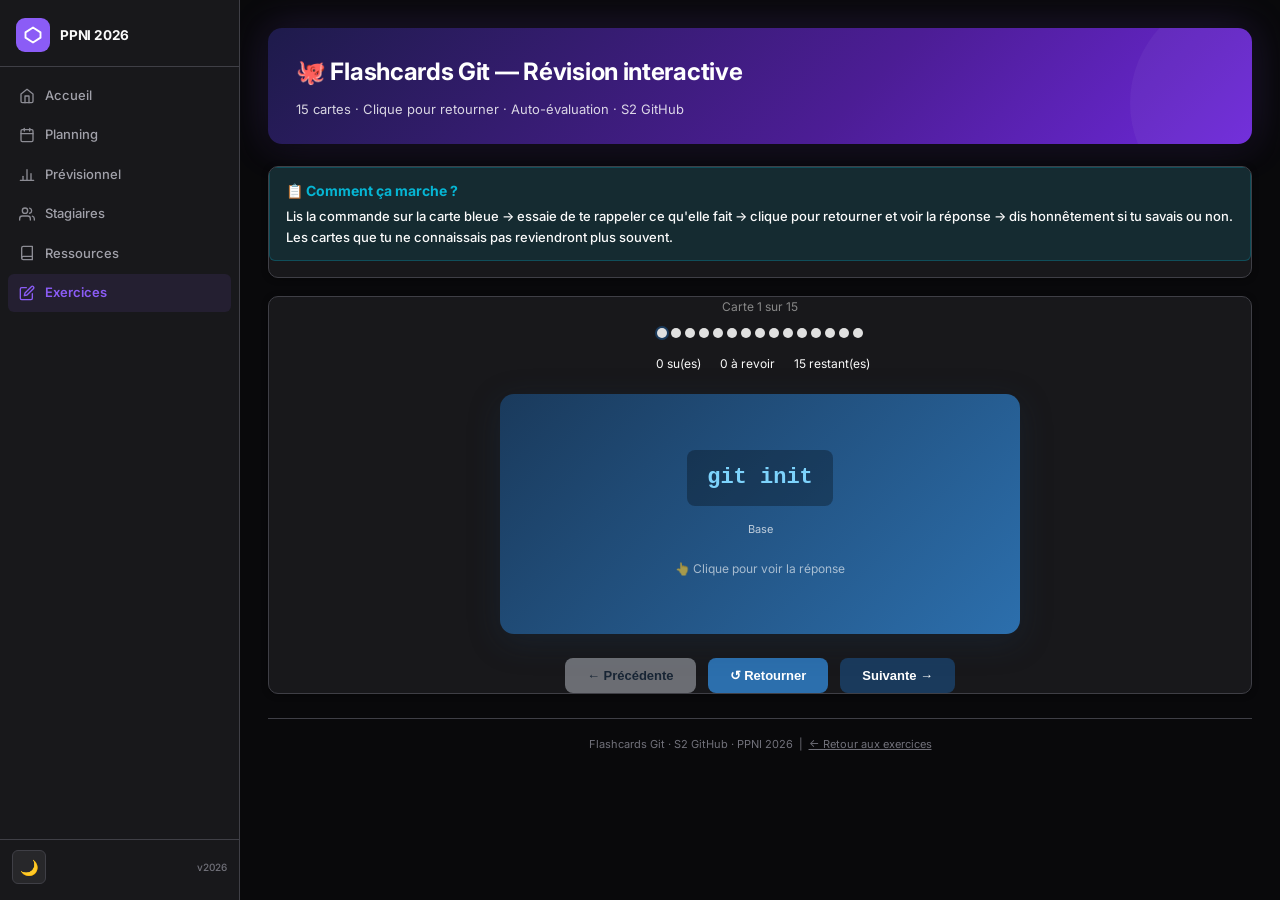
<file: exercices/quiz-git.html>
﻿<!doctype html>
<html lang="fr">
  <head>
    <meta charset="UTF-8" />
    <meta name="viewport" content="width=device-width, initial-scale=1" />
    <title>Flashcards Git — PPNI 2026</title>
    <link rel="preconnect" href="https://fonts.googleapis.com" />
    <link rel="preconnect" href="https://fonts.gstatic.com" crossorigin />
    <link
      href="https://fonts.googleapis.com/css2?family=Inter:wght@400;500;600;700&display=swap"
      rel="stylesheet"
    />
    <script>
      (function () {
        var t = localStorage.getItem("ppni-theme") || "dark";
        document.documentElement.setAttribute("data-theme", t);
      })();
    </script>
    <link rel="stylesheet" href="../css/shared.css" />
    <style>
      .flashcard-scene {
        perspective: 1000px;
        width: 100%;
        max-width: 520px;
        height: 240px;
        margin: 0 auto 24px;
        cursor: pointer;
      }
      .flashcard {
        width: 100%;
        height: 100%;
        position: relative;
        transform-style: preserve-3d;
        transition: transform 0.5s cubic-bezier(0.4, 0, 0.2, 1);
      }
      .flashcard.flipped {
        transform: rotateY(180deg);
      }
      .flashcard-face {
        position: absolute;
        width: 100%;
        height: 100%;
        backface-visibility: hidden;
        border-radius: 14px;
        display: flex;
        flex-direction: column;
        align-items: center;
        justify-content: center;
        padding: 24px;
        box-sizing: border-box;
        text-align: center;
      }
      .flashcard-front {
        background: linear-gradient(135deg, #1a3a5c, #2c6fad);
        color: #fff;
        box-shadow: 0 8px 32px rgba(26, 58, 92, 0.25);
      }
      .flashcard-front code {
        font-family: "Courier New", monospace;
        font-size: 22px;
        font-weight: 700;
        color: #7dd3fc;
        background: rgba(0, 0, 0, 0.3);
        padding: 10px 20px;
        border-radius: 8px;
        margin-bottom: 14px;
        display: block;
      }
      .flashcard-front .hint {
        font-size: 12px;
        color: rgba(255, 255, 255, 0.6);
        margin-top: 12px;
      }
      .flashcard-back {
        background: linear-gradient(135deg, #f0fdf4, #d5f5e3);
        color: #145a32;
        box-shadow: 0 8px 32px rgba(39, 174, 96, 0.15);
        transform: rotateY(180deg);
        border: 2px solid #27ae60;
      }
      .flashcard-back h3 {
        font-size: 15px;
        color: #1a3a5c;
        margin: 0 0 10px;
      }
      .flashcard-back p {
        font-size: 13px;
        color: #333;
        margin: 0 0 8px;
        line-height: 1.5;
      }
      .flashcard-back code {
        background: #1e293b;
        color: #7dd3fc;
        padding: 2px 8px;
        border-radius: 4px;
        font-size: 12px;
      }
      .flashcard-back .example {
        font-size: 11px;
        color: #666;
        font-style: italic;
        margin-top: 6px;
      }

      .card-controls {
        display: flex;
        align-items: center;
        justify-content: center;
        gap: 12px;
        flex-wrap: wrap;
        margin-top: 8px;
      }
      .btn-nav {
        padding: 10px 22px;
        border: none;
        border-radius: 8px;
        font-size: 13px;
        font-weight: 700;
        cursor: pointer;
        transition: opacity 0.15s;
      }
      .btn-prev {
        background: #e8eef7;
        color: #1a3a5c;
      }
      .btn-next {
        background: #1a3a5c;
        color: #fff;
      }
      .btn-flip {
        background: #2c6fad;
        color: #fff;
      }
      .btn-nav:disabled {
        opacity: 0.4;
        cursor: not-allowed;
      }

      .self-eval {
        display: none;
        gap: 10px;
        justify-content: center;
        flex-wrap: wrap;
        margin-top: 14px;
      }
      .self-eval.visible {
        display: flex;
      }
      .btn-knew {
        background: #27ae60;
        color: #fff;
        padding: 8px 18px;
        border: none;
        border-radius: 8px;
        font-size: 12px;
        font-weight: 700;
        cursor: pointer;
      }
      .btn-didnt {
        background: #e74c3c;
        color: #fff;
        padding: 8px 18px;
        border: none;
        border-radius: 8px;
        font-size: 12px;
        font-weight: 700;
        cursor: pointer;
      }

      .progress-cards {
        display: flex;
        gap: 4px;
        flex-wrap: wrap;
        justify-content: center;
        margin-bottom: 16px;
      }
      .progress-dot {
        width: 10px;
        height: 10px;
        border-radius: 50%;
        background: #e0e0e0;
        transition: background 0.3s;
      }
      .progress-dot.seen {
        background: #2c6fad;
      }
      .progress-dot.knew {
        background: #27ae60;
      }
      .progress-dot.didnt {
        background: #e74c3c;
      }
      .progress-dot.current {
        box-shadow: 0 0 0 2px #1a3a5c;
      }

      .stat-row {
        display: flex;
        gap: 14px;
        justify-content: center;
        margin-top: 8px;
        flex-wrap: wrap;
        font-size: 12px;
      }
      .stat {
        display: flex;
        align-items: center;
        gap: 5px;
      }
      .flashcard-back.result-knew {
        background: linear-gradient(135deg, #d5f5e3, #a9dfbf);
        border-color: #1e8449;
      }
      .flashcard-back.result-didnt {
        background: linear-gradient(135deg, #fadbd8, #f1948a);
        border-color: #c0392b;
        color: #7b241c;
      }
      .flashcard-back.result-knew h3,
      .flashcard-back.result-didnt h3 {
        color: inherit;
      }
      .btn-eval-active {
        outline: 3px solid #fff;
        outline-offset: 2px;
        transform: scale(1.08);
      }
      .btn-eval-inactive {
        opacity: 0.3;
      }
    </style>
  </head>
  <body>
    <aside class="sidebar" id="sidebar">
      <div class="sidebar-brand">
        <div class="brand-logo">
          <svg
            width="18"
            height="18"
            viewBox="0 0 24 24"
            fill="none"
            stroke="currentColor"
            stroke-width="2.5"
            stroke-linecap="round"
            stroke-linejoin="round"
          >
            <polygon points="12 2 22 8.5 22 15.5 12 22 2 15.5 2 8.5" />
          </svg>
        </div>
        <span class="brand-text">PPNI 2026</span>
      </div>
      <nav class="sidebar-nav">
        <a href="../index.html" class="nav-item">
          <span class="nav-icon"
            ><svg
              width="16"
              height="16"
              viewBox="0 0 24 24"
              fill="none"
              stroke="currentColor"
              stroke-width="2"
              stroke-linecap="round"
              stroke-linejoin="round"
            >
              <path d="m3 9 9-7 9 7v11a2 2 0 0 1-2 2H5a2 2 0 0 1-2-2z" />
              <polyline points="9 22 9 12 15 12 15 22" /></svg
          ></span>
          <span>Accueil</span>
        </a>
        <a href="../planning.html" class="nav-item">
          <span class="nav-icon"
            ><svg
              width="16"
              height="16"
              viewBox="0 0 24 24"
              fill="none"
              stroke="currentColor"
              stroke-width="2"
              stroke-linecap="round"
              stroke-linejoin="round"
            >
              <rect x="3" y="4" width="18" height="18" rx="2" ry="2" />
              <line x1="16" y1="2" x2="16" y2="6" />
              <line x1="8" y1="2" x2="8" y2="6" />
              <line x1="3" y1="10" x2="21" y2="10" /></svg
          ></span>
          <span>Planning</span>
        </a>
        <a href="../previsionnel.html" class="nav-item">
          <span class="nav-icon"
            ><svg
              width="16"
              height="16"
              viewBox="0 0 24 24"
              fill="none"
              stroke="currentColor"
              stroke-width="2"
              stroke-linecap="round"
              stroke-linejoin="round"
            >
              <line x1="18" y1="20" x2="18" y2="10" />
              <line x1="12" y1="20" x2="12" y2="4" />
              <line x1="6" y1="20" x2="6" y2="14" />
              <line x1="2" y1="20" x2="22" y2="20" /></svg
          ></span>
          <span>Pr&#233;visionnel</span>
        </a>
        <a href="../previsionnel_stagiaire.html" class="nav-item">
          <span class="nav-icon"
            ><svg
              width="16"
              height="16"
              viewBox="0 0 24 24"
              fill="none"
              stroke="currentColor"
              stroke-width="2"
              stroke-linecap="round"
              stroke-linejoin="round"
            >
              <path d="M17 21v-2a4 4 0 0 0-4-4H5a4 4 0 0 0-4 4v2" />
              <circle cx="9" cy="7" r="4" />
              <path d="M23 21v-2a4 4 0 0 0-3-3.87" />
              <path d="M16 3.13a4 4 0 0 1 0 7.75" /></svg
          ></span>
          <span>Stagiaires</span>
        </a>
        <a href="../ressources/index.html" class="nav-item">
          <span class="nav-icon"
            ><svg
              width="16"
              height="16"
              viewBox="0 0 24 24"
              fill="none"
              stroke="currentColor"
              stroke-width="2"
              stroke-linecap="round"
              stroke-linejoin="round"
            >
              <path d="M4 19.5A2.5 2.5 0 0 1 6.5 17H20" />
              <path
                d="M6.5 2H20v20H6.5A2.5 2.5 0 0 1 4 19.5v-15A2.5 2.5 0 0 1 6.5 2z"
              /></svg
          ></span>
          <span>Ressources</span>
        </a>
        <a href="index.html" class="nav-item active">
          <span class="nav-icon"
            ><svg
              width="16"
              height="16"
              viewBox="0 0 24 24"
              fill="none"
              stroke="currentColor"
              stroke-width="2"
              stroke-linecap="round"
              stroke-linejoin="round"
            >
              <path
                d="M11 4H4a2 2 0 0 0-2 2v14a2 2 0 0 0 2 2h14a2 2 0 0 0 2-2v-7"
              />
              <path
                d="M18.5 2.5a2.121 2.121 0 0 1 3 3L12 15l-4 1 1-4 9.5-9.5z"
              /></svg
          ></span>
          <span>Exercices</span>
        </a>
      </nav>
      <div class="sidebar-footer">
        <button
          class="theme-toggle"
          onclick="toggleTheme()"
          title="Changer le th&#232;me"
        >
          <span class="theme-icon">&#127769;</span>
        </button>
        <span class="sidebar-version">v2026</span>
      </div>
    </aside>
    <main class="main-content">
      <div class="sidebar-overlay" onclick="closeSidebar()"></div>
      <header class="mobile-topbar">
        <button class="hamburger" onclick="toggleSidebar()" aria-label="Menu">
          <svg
            width="18"
            height="18"
            viewBox="0 0 24 24"
            fill="none"
            stroke="currentColor"
            stroke-width="2"
            stroke-linecap="round"
            stroke-linejoin="round"
          >
            <line x1="3" y1="6" x2="21" y2="6" />
            <line x1="3" y1="12" x2="21" y2="12" />
            <line x1="3" y1="18" x2="21" y2="18" />
          </svg>
        </button>
        <span class="mobile-brand">PPNI 2026</span>
      </header>

      <div class="page-wrapper">
        <div class="doc-header">
          <h1>🐙 Flashcards Git — Révision interactive</h1>
          <div class="meta">
            15 cartes · Clique pour retourner · Auto-évaluation · S2 GitHub
          </div>
        </div>

        <div class="section-box">
          <div class="falc-intro">
            <strong>📋 Comment ça marche ?</strong>
            Lis la commande sur la carte bleue → essaie de te rappeler ce
            qu'elle fait → clique pour retourner et voir la réponse → dis
            honnêtement si tu savais ou non. Les cartes que tu ne connaissais
            pas reviendront plus souvent.
          </div>
        </div>

        <div class="section-box">
          <!-- Progression -->
          <div
            id="card-counter"
            style="
              text-align: center;
              font-size: 12px;
              color: #888;
              margin-bottom: 12px;
            "
          >
            Carte 1 sur 15
          </div>
          <div class="progress-cards" id="progress-dots"></div>
          <div class="stat-row">
            <div class="stat">
              <div class="stat-dot" style="background: #27ae60"></div>
              <span id="stat-knew">0 su(es)</span>
            </div>
            <div class="stat">
              <div class="stat-dot" style="background: #e74c3c"></div>
              <span id="stat-didnt">0 à revoir</span>
            </div>
            <div class="stat">
              <div class="stat-dot" style="background: #e0e0e0"></div>
              <span id="stat-remain">15 restant(es)</span>
            </div>
          </div>

          <!-- Flashcard -->
          <div style="margin-top: 20px">
            <div class="flashcard-scene" onclick="flipCard()">
              <div class="flashcard" id="flashcard">
                <div class="flashcard-face flashcard-front">
                  <code id="card-command">git status</code>
                  <div
                    id="card-category"
                    style="font-size: 11px; opacity: 0.7; margin-bottom: 8px"
                  ></div>
                  <div class="hint">👆 Clique pour voir la réponse</div>
                </div>
                <div class="flashcard-face flashcard-back">
                  <h3 id="card-title"></h3>
                  <p id="card-desc"></p>
                  <p id="card-example" class="example"></p>
                </div>
              </div>
            </div>

            <!-- Auto-évaluation (visible après flip) -->
            <div class="self-eval" id="self-eval">
              <span style="font-size: 12px; color: #555; align-self: center"
                >Est-ce que tu savais ?</span
              >
              <button id="btn-knew" class="btn-knew" onclick="evaluate(true)">
                ✅ Oui, je savais
              </button>
              <button
                id="btn-didnt"
                class="btn-didnt"
                onclick="evaluate(false)"
              >
                ❌ Pas encore
              </button>
            </div>

            <!-- Navigation -->
            <div class="card-controls" style="margin-top: 20px">
              <button
                class="btn-nav btn-prev"
                id="btn-prev"
                onclick="prevCard()"
                disabled
              >
                ← Précédente
              </button>
              <button class="btn-nav btn-flip" onclick="flipCard()">
                ↺ Retourner
              </button>
              <button
                class="btn-nav btn-next"
                id="btn-next"
                onclick="nextCard()"
              >
                Suivante →
              </button>
            </div>
          </div>

          <!-- Résultat final -->
          <div
            id="final-result"
            style="
              display: none;
              text-align: center;
              padding: 20px;
              background: #d5f5e3;
              border: 2px solid #27ae60;
              border-radius: 12px;
              margin-top: 20px;
            "
          >
            <h2 style="color: #145a32; margin: 0 0 8px">
              🏆 Session terminée !
            </h2>
            <p
              id="final-text"
              style="font-size: 13px; color: #333; margin: 0 0 16px"
            ></p>
            <div
              style="
                display: flex;
                gap: 10px;
                justify-content: center;
                flex-wrap: wrap;
              "
            >
              <button
                onclick="restartCards()"
                style="
                  padding: 10px 22px;
                  background: #1a3a5c;
                  color: #fff;
                  border: none;
                  border-radius: 8px;
                  font-size: 13px;
                  font-weight: 700;
                  cursor: pointer;
                "
              >
                ↺ Tout recommencer
              </button>
              <button
                id="btn-review-weak"
                onclick="reviewWeak()"
                style="
                  display: none;
                  padding: 10px 22px;
                  background: #e74c3c;
                  color: #fff;
                  border: none;
                  border-radius: 8px;
                  font-size: 13px;
                  font-weight: 700;
                  cursor: pointer;
                "
              >
                🔁 Revoir les non-maîtrisées
              </button>
            </div>
          </div>
        </div>

        <div class="footer">
          Flashcards Git · S2 GitHub · PPNI 2026 &nbsp;|&nbsp;
          <a href="index.html" style="color: inherit">← Retour aux exercices</a>
        </div>
      </div>

      <script>
        const cards = [
          {
            cmd: "git init",
            cat: "Base",
            title: "Initialiser un dépôt Git",
            desc: "Crée un nouveau dépôt Git vide dans le dossier courant. À faire une seule fois au début d'un projet.",
            example:
              'Exemple : dans ton dossier "mon-projet/", tu lances git init → le dossier devient un repo Git.',
          },
          {
            cmd: "git clone [url]",
            cat: "Remote",
            title: "Copier un repo existant",
            desc: "Télécharge un repo depuis GitHub (ou tout autre serveur) vers ton ordinateur, avec tout l'historique.",
            example:
              "Exemple : git clone https://github.com/toi/ppni-cybersecurite.git",
          },
          {
            cmd: "git status",
            cat: "Base",
            title: "Voir l'état du repo",
            desc: "Affiche les fichiers modifiés, les fichiers prêts à committer (staged) et ceux non suivis (untracked).",
            example:
              "Conseil : lance git status avant chaque commit pour vérifier ce qui va être sauvegardé.",
          },
          {
            cmd: "git add .",
            cat: "Base",
            title: "Préparer tous les fichiers",
            desc: 'Ajoute tous les fichiers modifiés dans la "staging area" — la zone de préparation avant le commit.',
            example:
              'Le point (.) signifie "tout le répertoire courant". Tu peux aussi faire git add README.md pour un seul fichier.',
          },
          {
            cmd: 'git commit -m "message"',
            cat: "Base",
            title: "Sauvegarder un instantané",
            desc: "Crée un point de sauvegarde permanent avec un message descriptif. L'historique Git garde tous les commits.",
            example:
              'Exemple : git commit -m "Ajouter section bonnes pratiques cybersécurité"',
          },
          {
            cmd: "git push",
            cat: "Remote",
            title: "Envoyer vers GitHub",
            desc: "Envoie les commits locaux vers le dépôt distant (GitHub). Rend ton travail visible en ligne.",
            example:
              "Conseil : pusher régulièrement = sauvegarde en ligne de ton travail, accessible depuis n'importe où.",
          },
          {
            cmd: "git pull",
            cat: "Remote",
            title: "Récupérer les changements",
            desc: "Télécharge et intègre les dernières modifications depuis le dépôt distant. À faire avant de commencer à travailler en équipe.",
            example:
              "Équivalent de : git fetch + git merge en une seule commande.",
          },
          {
            cmd: "git log --oneline",
            cat: "Base",
            title: "Voir l'historique compact",
            desc: "Affiche la liste des commits : identifiant court + message. Chaque ligne est un point de sauvegarde.",
            example:
              "Exemple de sortie : a3f8c12 Ajouter README · 8bc2901 Initial commit",
          },
          {
            cmd: "git branch",
            cat: "Branches",
            title: "Lister les branches",
            desc: "Affiche toutes les branches locales. La branche active est marquée d'un astérisque (*).",
            example: "Exemple : * main — amelioration-readme",
          },
          {
            cmd: "git checkout -b [nom]",
            cat: "Branches",
            title: "Créer + basculer sur une branche",
            desc: "Crée une nouvelle branche et se positionne dessus immédiatement. Raccourci de git branch + git checkout.",
            example:
              "Exemple : git checkout -b amelioration-readme — crée et bascule sur la branche.",
          },
          {
            cmd: "git checkout [branche]",
            cat: "Branches",
            title: "Basculer sur une branche",
            desc: "Change de branche de travail. Les fichiers dans ton éditeur reflètent l'état de la branche choisie.",
            example:
              "Exemple : git checkout main — pour retourner sur la branche principale.",
          },
          {
            cmd: "git merge [branche]",
            cat: "Branches",
            title: "Fusionner une branche",
            desc: "Intègre les commits d'une autre branche dans la branche courante. Utilisé pour valider une fonctionnalité.",
            example:
              "Depuis main : git merge amelioration-readme — fusionne le travail dans main.",
          },
          {
            cmd: "git diff",
            cat: "Base",
            title: "Voir les modifications",
            desc: "Affiche exactement ce qui a changé dans les fichiers (lignes ajoutées en vert, supprimées en rouge).",
            example:
              "Astuce : git diff --staged pour voir les fichiers déjà ajoutés avec git add.",
          },
          {
            cmd: "git remote -v",
            cat: "Remote",
            title: "Voir les dépôts distants",
            desc: "Liste les connexions distantes configurées (origin = GitHub). Affiche les URLs de fetch et push.",
            example:
              "Utile pour vérifier que ton repo local est bien connecté au bon repo GitHub.",
          },
          {
            cmd: "git stash",
            cat: "Avancé",
            title: "Mettre de côté des changements",
            desc: "Sauvegarde temporairement les modifications en cours sans committer, pour pouvoir changer de branche proprement.",
            example:
              "git stash → changer de branche → git stash pop pour récupérer les modifications.",
          },
        ];

        let currentIndex = 0;
        let isFlipped = false;
        let evaluations = new Array(cards.length).fill(null); // null = pas encore évalué, true = su, false = pas su

        function buildDots() {
          const container = document.getElementById("progress-dots");
          container.innerHTML = "";
          cards.forEach((_, i) => {
            const dot = document.createElement("div");
            dot.className =
              "progress-dot" +
              (i === currentIndex ? " current" : "") +
              (evaluations[i] === true
                ? " knew"
                : evaluations[i] === false
                  ? " didnt"
                  : evaluations[i] === "seen"
                    ? " seen"
                    : "");
            container.appendChild(dot);
          });
        }

        function updateStats() {
          const knew = evaluations.filter((e) => e === true).length;
          const didnt = evaluations.filter((e) => e === false).length;
          const remain = evaluations.filter(
            (e) => e === null || e === "seen",
          ).length;
          document.getElementById("stat-knew").textContent = knew + " su(es)";
          document.getElementById("stat-didnt").textContent =
            didnt + " à revoir";
          document.getElementById("stat-remain").textContent =
            remain + " restant(es)";
        }

        function showCard(idx) {
          const card = cards[idx];
          document.getElementById("card-command").textContent = card.cmd;
          document.getElementById("card-category").textContent = card.cat;
          document.getElementById("card-title").textContent = card.title;
          document.getElementById("card-desc").textContent = card.desc;
          document.getElementById("card-example").textContent = card.example;
          document.getElementById("card-counter").textContent =
            "Carte " + (idx + 1) + " sur " + cards.length;

          // Reset flip
          isFlipped = false;
          const fc = document.getElementById("flashcard");
          fc.classList.remove("flipped");
          // Reset result color on back face
          document.querySelector(".flashcard-back").classList.remove("result-knew", "result-didnt");
          document.getElementById("self-eval").classList.remove("visible");

          // Reset eval buttons
          const bKnew = document.getElementById("btn-knew");
          const bDidnt = document.getElementById("btn-didnt");
          bKnew.disabled = false;
          bKnew.classList.remove("btn-eval-active", "btn-eval-inactive");
          bDidnt.disabled = false;
          bDidnt.classList.remove("btn-eval-active", "btn-eval-inactive");

          // Nav buttons
          document.getElementById("btn-prev").disabled = idx === 0;
          document.getElementById("btn-next").disabled = idx === cards.length - 1;

          buildDots();
          updateStats();
        }

        function flipCard() {
          isFlipped = !isFlipped;
          document
            .getElementById("flashcard")
            .classList.toggle("flipped", isFlipped);
          if (isFlipped) {
            document.getElementById("self-eval").classList.add("visible");
            if (evaluations[currentIndex] === null)
              evaluations[currentIndex] = "seen";
            buildDots();
            updateStats();
          } else {
            document.getElementById("self-eval").classList.remove("visible");
          }
        }

        function evaluate(knew) {
          evaluations[currentIndex] = knew;

          // Changer la couleur du dos de la carte
          const back = document.querySelector(".flashcard-back");
          back.classList.remove("result-knew", "result-didnt");
          back.classList.add(knew ? "result-knew" : "result-didnt");

          // Feedback visuel sur les boutons
          const bKnew = document.getElementById("btn-knew");
          const bDidnt = document.getElementById("btn-didnt");
          bKnew.disabled = true;
          bDidnt.disabled = true;
          bKnew.classList.remove("btn-eval-active", "btn-eval-inactive");
          bDidnt.classList.remove("btn-eval-active", "btn-eval-inactive");
          bKnew.classList.add(knew ? "btn-eval-active" : "btn-eval-inactive");
          bDidnt.classList.add(knew ? "btn-eval-inactive" : "btn-eval-active");

          buildDots();
          updateStats();

          localStorage.setItem("ppni_quiz_git_score",
            evaluations.filter((e) => e === true || e === false).length + "/" + cards.length);

          // Bilan final si toutes les cartes ont été évaluées
          const done = evaluations.every((e) => e === true || e === false);
          if (done) setTimeout(showFinalResult, 500);
        }

        function nextCard() {
          if (currentIndex < cards.length - 1) {
            currentIndex++;
            showCard(currentIndex);
          }
        }

        function prevCard() {
          if (currentIndex > 0) {
            currentIndex--;
            showCard(currentIndex);
          }
        }

        function showFinalResult() {
          const knew = evaluations.filter((e) => e === true).length;
          const pct = Math.round((knew / cards.length) * 100);
          document.getElementById("final-result").style.display = "block";
          document.getElementById("final-text").textContent =
            "Tu as su " +
            knew +
            " cartes sur " +
            cards.length +
            " (" +
            pct +
            "%). " +
            (pct >= 80
              ? "Excellent niveau ! Tu maîtrises bien le flux Git."
              : pct >= 50
                ? "Bon début. Recommence en te concentrant sur les cartes en rouge."
                : "Continue de pratiquer — lance git status dans un terminal et observe le résultat.");
          // Afficher le bouton "revoir les non-maîtrisées" si nécessaire
          const toReview = evaluations.filter((e) => e === false).length;
          document.getElementById("btn-review-weak").style.display =
            toReview > 0 ? "inline-block" : "none";

          document
            .getElementById("final-result")
            .scrollIntoView({ behavior: "smooth", block: "center" });
        }

        function restartCards() {
          currentIndex = 0;
          evaluations = new Array(cards.length).fill(null);
          document.getElementById("final-result").style.display = "none";
          document.getElementById("btn-review-weak").style.display = "none";
          showCard(0);
        }

        function reviewWeak() {
          // Remettre à null uniquement les cartes non maîtrisées
          evaluations = evaluations.map((e) => (e === false ? null : e));
          document.getElementById("final-result").style.display = "none";
          // Aller à la première carte non maîtrisée
          const first = evaluations.findIndex((e) => e === null);
          currentIndex = first >= 0 ? first : 0;
          showCard(currentIndex);
        }

        // Init
        showCard(0);
      </script>
    </main>
    <script src="../js/app.js"></script>
  </body>
</html>
</file>
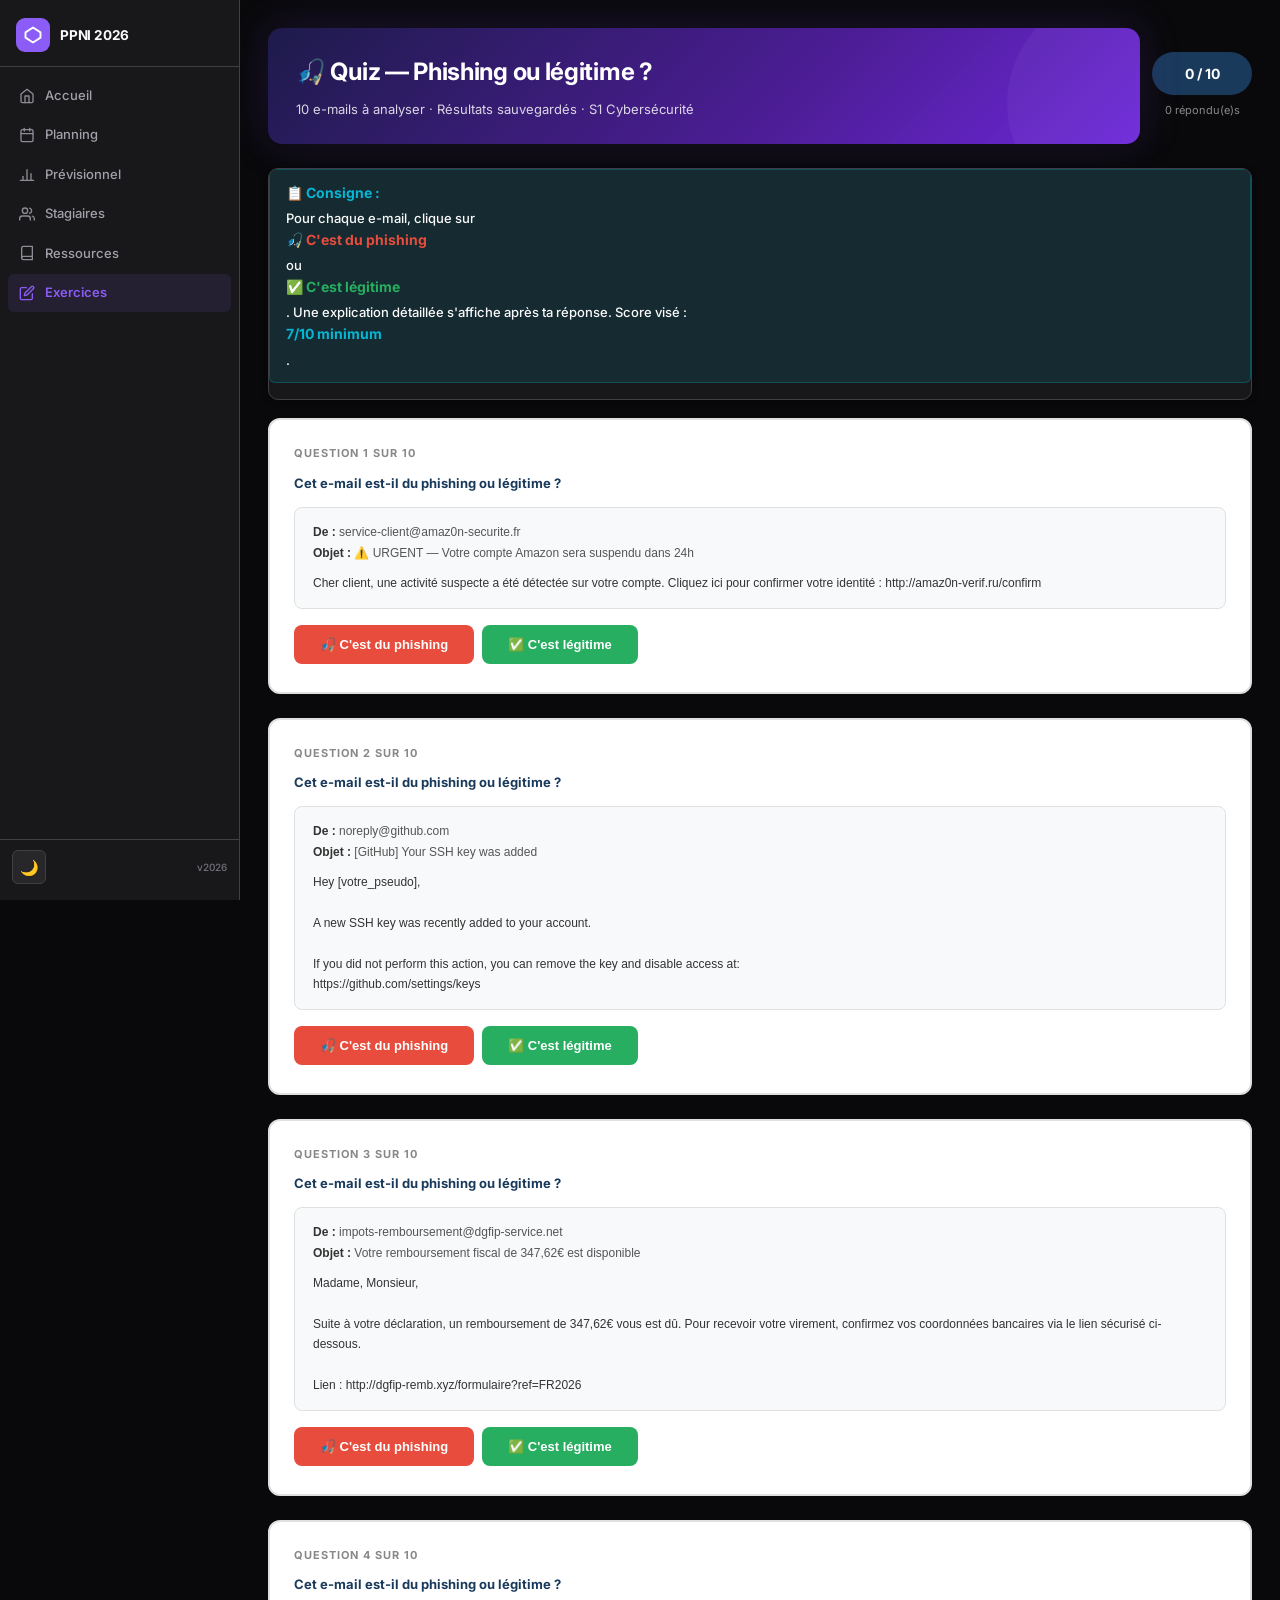
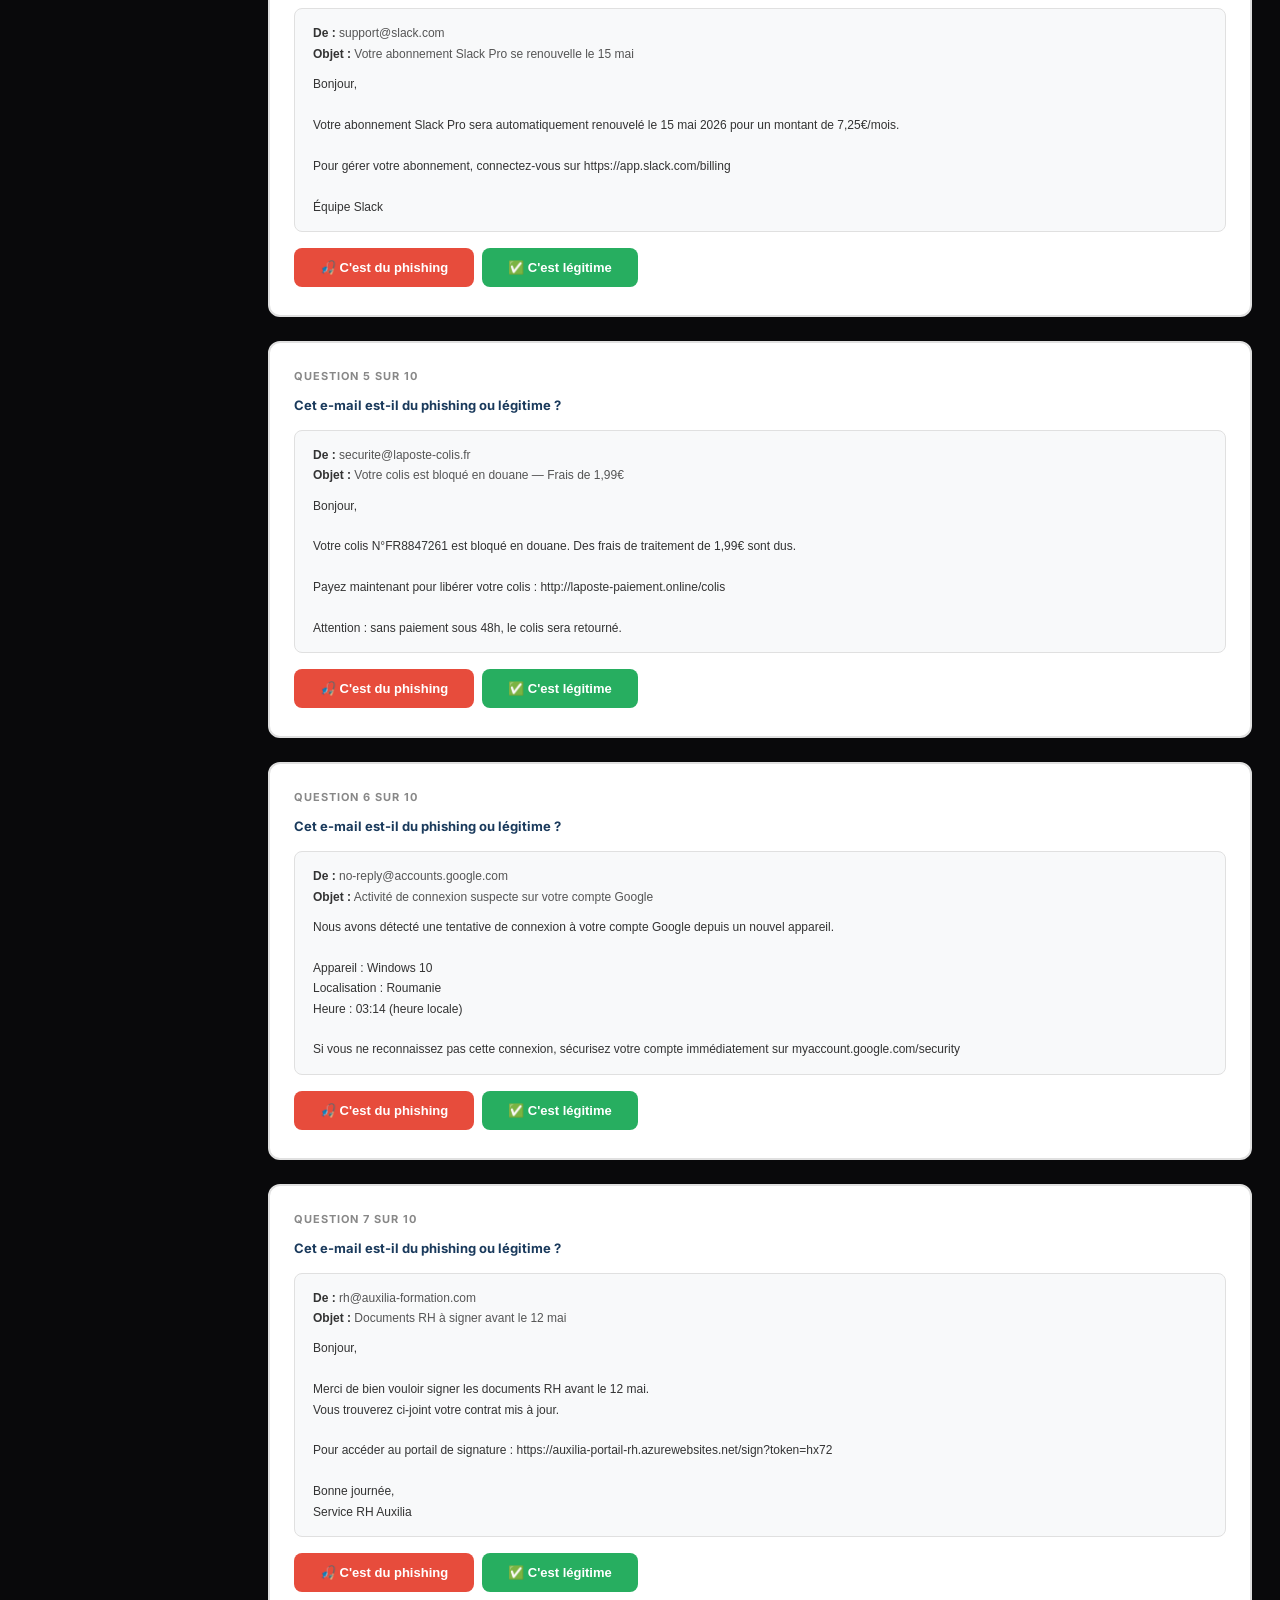
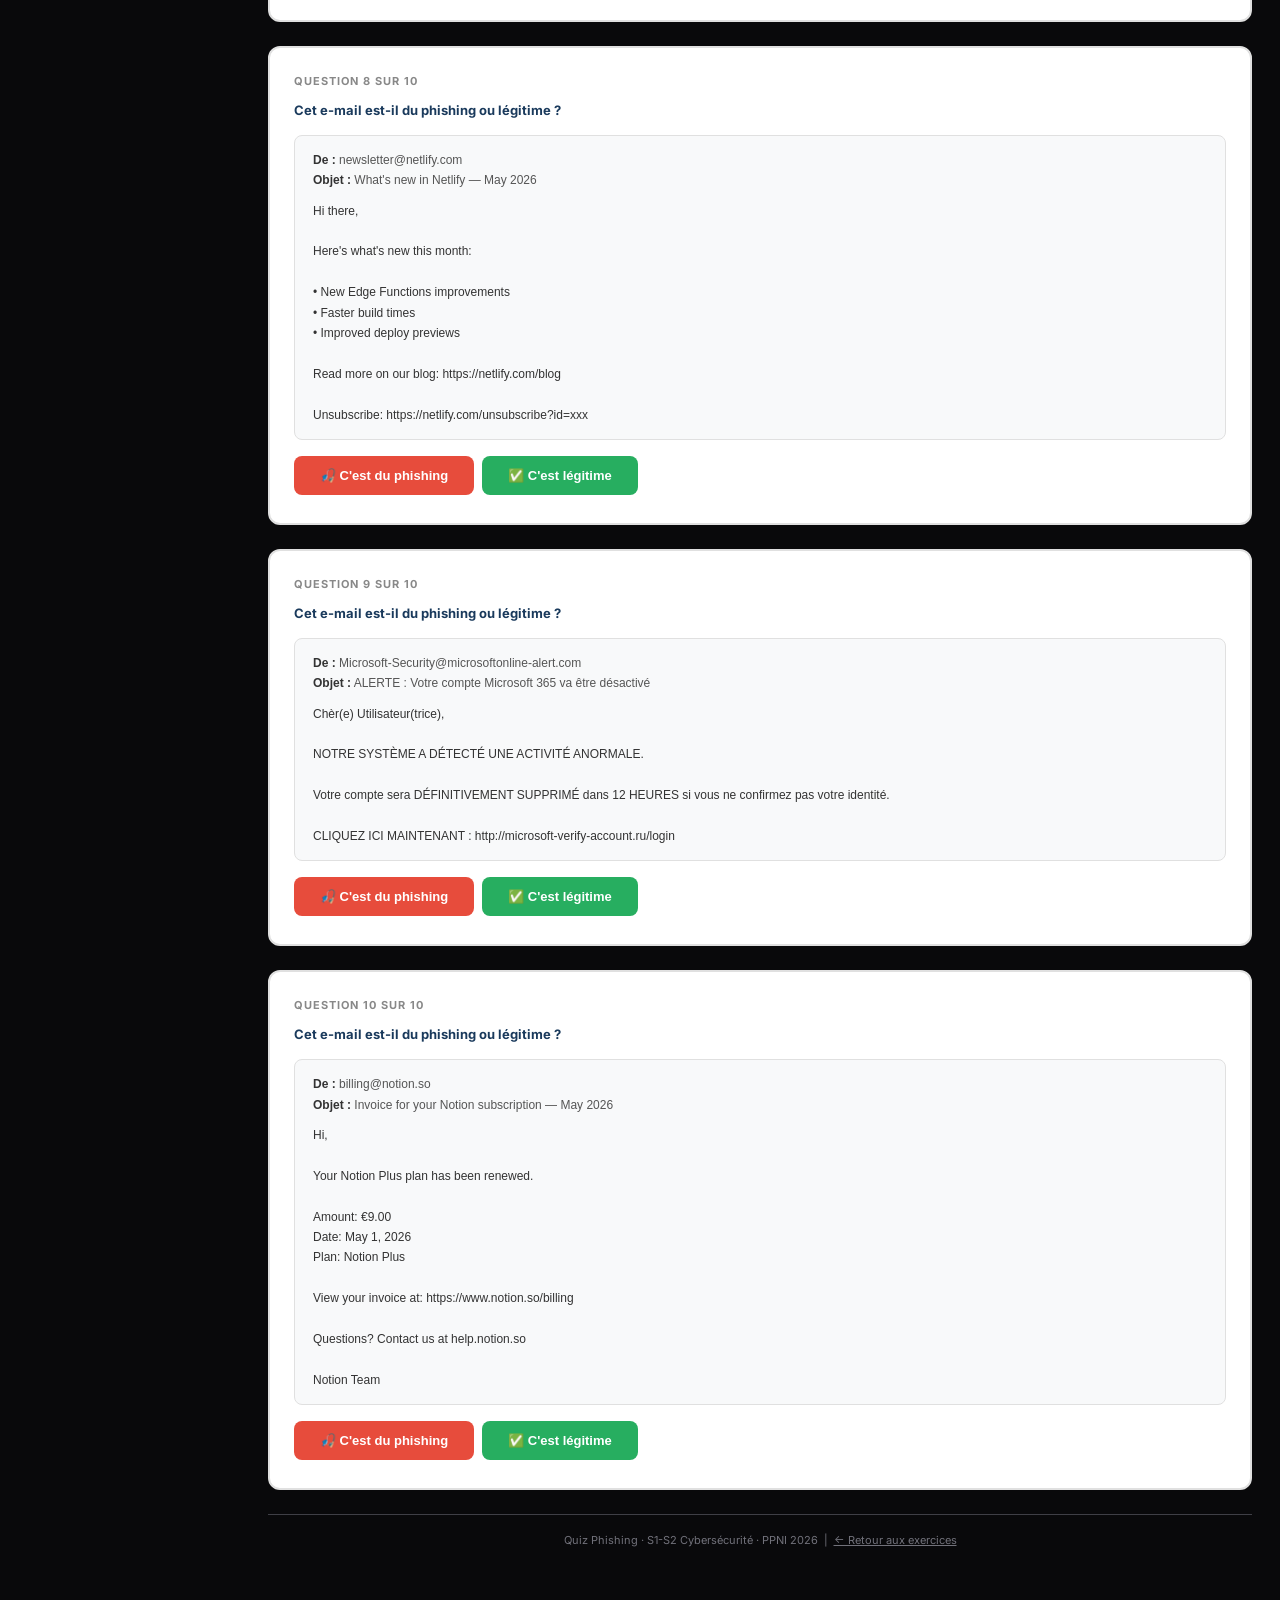
<file: exercices/quiz-phishing.html>
﻿<!doctype html>
<html lang="fr">
  <head>
    <meta charset="UTF-8" />
    <meta name="viewport" content="width=device-width, initial-scale=1" />
    <title>Quiz Phishing — PPNI 2026</title>
    <link rel="preconnect" href="https://fonts.googleapis.com" />
    <link rel="preconnect" href="https://fonts.gstatic.com" crossorigin />
    <link
      href="https://fonts.googleapis.com/css2?family=Inter:wght@400;500;600;700&display=swap"
      rel="stylesheet"
    />
<script>(function(){var t=localStorage.getItem('ppni-theme')||'dark';document.documentElement.setAttribute('data-theme',t);})();</script>
    <link rel="stylesheet" href="../css/shared.css" />
    <style>
      .quiz-card {
        background: #fff;
        border: 2px solid #e0e0e0;
        border-radius: 12px;
        padding: 24px;
        margin-bottom: 24px;
        transition: border-color 0.2s;
      }
      .quiz-card.correct {
        border-color: #27ae60;
        background: #f0fdf4;
      }
      .quiz-card.incorrect {
        border-color: #e74c3c;
        background: #fff5f5;
      }
      .quiz-number {
        font-size: 11px;
        font-weight: 700;
        color: #888;
        margin-bottom: 8px;
        text-transform: uppercase;
        letter-spacing: 1px;
      }
      .email-preview {
        background: #f8f9fa;
        border: 1px solid #e0e0e0;
        border-radius: 8px;
        padding: 14px 18px;
        font-size: 12px;
        line-height: 1.7;
        margin: 12px 0;
        font-family: Arial, sans-serif;
      }
      .email-preview .ef {
        font-weight: 600;
        color: #333;
      }
      .email-preview .ev {
        color: #555;
      }
      .email-preview .elink {
        color: #2980b9;
        text-decoration: underline;
        word-break: break-all;
      }
      .btn-choice {
        display: inline-block;
        padding: 10px 24px;
        border-radius: 8px;
        font-size: 13px;
        font-weight: 700;
        cursor: pointer;
        border: 2px solid transparent;
        transition: all 0.15s;
        margin: 4px 4px 4px 0;
      }
      .btn-phishing {
        background: #e74c3c;
        color: #fff;
      }
      .btn-phishing:hover {
        background: #c0392b;
      }
      .btn-legitime {
        background: #27ae60;
        color: #fff;
      }
      .btn-legitime:hover {
        background: #1e8449;
      }
      .btn-choice:disabled {
        opacity: 0.6;
        cursor: not-allowed;
      }
      .feedback {
        display: none;
        margin-top: 14px;
        padding: 12px 16px;
        border-radius: 8px;
        font-size: 13px;
        line-height: 1.6;
      }
      .feedback.correct {
        display: block;
        background: #d5f5e3;
        border: 1px solid #27ae60;
        color: #145a32;
      }
      .feedback.incorrect {
        display: block;
        background: #f8d7da;
        border: 1px solid #e74c3c;
        color: #721c24;
      }
      .quiz-header {
        display: flex;
        align-items: center;
        justify-content: space-between;
        margin-bottom: 24px;
        flex-wrap: wrap;
        gap: 12px;
      }
      .score-display {
        background: #1a3a5c;
        color: #fff;
        padding: 10px 20px;
        border-radius: 30px;
        font-size: 14px;
        font-weight: 700;
        min-width: 100px;
        text-align: center;
      }
      .result-box {
        display: none;
        padding: 24px;
        border-radius: 12px;
        text-align: center;
        margin-top: 24px;
      }
      .result-box h2 {
        margin: 0 0 8px;
      }
      .result-box p {
        margin: 0;
        font-size: 13px;
      }
      .result-great {
        background: #d5f5e3;
        border: 2px solid #27ae60;
        color: #145a32;
      }
      .result-ok {
        background: #fdebd0;
        border: 2px solid #e67e22;
        color: #784212;
      }
      .result-low {
        background: #f8d7da;
        border: 2px solid #e74c3c;
        color: #721c24;
      }
    </style>
  </head>
  <body>
    <aside class="sidebar" id="sidebar">
      <div class="sidebar-brand">
        <div class="brand-logo"><svg width="18" height="18" viewBox="0 0 24 24" fill="none" stroke="currentColor" stroke-width="2.5" stroke-linecap="round" stroke-linejoin="round"><polygon points="12 2 22 8.5 22 15.5 12 22 2 15.5 2 8.5"/></svg></div>
        <span class="brand-text">PPNI 2026</span>
      </div>
      <nav class="sidebar-nav">
        <a href="../index.html" class="nav-item">
          <span class="nav-icon"><svg width="16" height="16" viewBox="0 0 24 24" fill="none" stroke="currentColor" stroke-width="2" stroke-linecap="round" stroke-linejoin="round"><path d="m3 9 9-7 9 7v11a2 2 0 0 1-2 2H5a2 2 0 0 1-2-2z"/><polyline points="9 22 9 12 15 12 15 22"/></svg></span>
          <span>Accueil</span>
        </a>
        <a href="../planning.html" class="nav-item">
          <span class="nav-icon"><svg width="16" height="16" viewBox="0 0 24 24" fill="none" stroke="currentColor" stroke-width="2" stroke-linecap="round" stroke-linejoin="round"><rect x="3" y="4" width="18" height="18" rx="2" ry="2"/><line x1="16" y1="2" x2="16" y2="6"/><line x1="8" y1="2" x2="8" y2="6"/><line x1="3" y1="10" x2="21" y2="10"/></svg></span>
          <span>Planning</span>
        </a>
        <a href="../previsionnel.html" class="nav-item">
          <span class="nav-icon"><svg width="16" height="16" viewBox="0 0 24 24" fill="none" stroke="currentColor" stroke-width="2" stroke-linecap="round" stroke-linejoin="round"><line x1="18" y1="20" x2="18" y2="10"/><line x1="12" y1="20" x2="12" y2="4"/><line x1="6" y1="20" x2="6" y2="14"/><line x1="2" y1="20" x2="22" y2="20"/></svg></span>
          <span>Pr&#233;visionnel</span>
        </a>
        <a href="../previsionnel_stagiaire.html" class="nav-item">
          <span class="nav-icon"><svg width="16" height="16" viewBox="0 0 24 24" fill="none" stroke="currentColor" stroke-width="2" stroke-linecap="round" stroke-linejoin="round"><path d="M17 21v-2a4 4 0 0 0-4-4H5a4 4 0 0 0-4 4v2"/><circle cx="9" cy="7" r="4"/><path d="M23 21v-2a4 4 0 0 0-3-3.87"/><path d="M16 3.13a4 4 0 0 1 0 7.75"/></svg></span>
          <span>Stagiaires</span>
        </a>
        <a href="../ressources/index.html" class="nav-item">
          <span class="nav-icon"><svg width="16" height="16" viewBox="0 0 24 24" fill="none" stroke="currentColor" stroke-width="2" stroke-linecap="round" stroke-linejoin="round"><path d="M4 19.5A2.5 2.5 0 0 1 6.5 17H20"/><path d="M6.5 2H20v20H6.5A2.5 2.5 0 0 1 4 19.5v-15A2.5 2.5 0 0 1 6.5 2z"/></svg></span>
          <span>Ressources</span>
        </a>
        <a href="index.html" class="nav-item active">
          <span class="nav-icon"><svg width="16" height="16" viewBox="0 0 24 24" fill="none" stroke="currentColor" stroke-width="2" stroke-linecap="round" stroke-linejoin="round"><path d="M11 4H4a2 2 0 0 0-2 2v14a2 2 0 0 0 2 2h14a2 2 0 0 0 2-2v-7"/><path d="M18.5 2.5a2.121 2.121 0 0 1 3 3L12 15l-4 1 1-4 9.5-9.5z"/></svg></span>
          <span>Exercices</span>
        </a>
      </nav>
      <div class="sidebar-footer">
        <button class="theme-toggle" onclick="toggleTheme()" title="Changer le th&#232;me">
          <span class="theme-icon">&#127769;</span>
        </button>
        <span class="sidebar-version">v2026</span>
      </div>
    </aside>
    <main class="main-content">
    <div class="sidebar-overlay" onclick="closeSidebar()"></div>
    <header class="mobile-topbar">
      <button class="hamburger" onclick="toggleSidebar()" aria-label="Menu"><svg width="18" height="18" viewBox="0 0 24 24" fill="none" stroke="currentColor" stroke-width="2" stroke-linecap="round" stroke-linejoin="round"><line x1="3" y1="6" x2="21" y2="6"/><line x1="3" y1="12" x2="21" y2="12"/><line x1="3" y1="18" x2="21" y2="18"/></svg></button>
      <span class="mobile-brand">PPNI 2026</span>
    </header>

    <div class="page-wrapper">
      <div class="quiz-header">
        <div class="doc-header" style="margin-bottom: 0; flex: 1">
          <h1>🎣 Quiz — Phishing ou légitime ?</h1>
          <div class="meta">
            10 e-mails à analyser · Résultats sauvegardés · S1 Cybersécurité
          </div>
        </div>
        <div
          style="
            display: flex;
            flex-direction: column;
            align-items: center;
            gap: 6px;
          "
        >
          <div class="score-display" id="score-display">0 / 10</div>
          <span style="font-size: 11px; color: #888" id="progress-text"
            >0 répondu(e)s</span
          >
        </div>
      </div>

      <div class="section-box">
        <div class="falc-intro">
          <strong>📋 Consigne :</strong>
          Pour chaque e-mail, clique sur
          <strong style="color: #e74c3c">🎣 C'est du phishing</strong> ou
          <strong style="color: #27ae60">✅ C'est légitime</strong>. Une
          explication détaillée s'affiche après ta réponse. Score visé :
          <strong>7/10 minimum</strong>.
        </div>
      </div>

      <div id="quiz-container"></div>

      <div class="result-box" id="result-box">
        <h2 id="result-title"></h2>
        <p id="result-desc"></p>
        <div
          style="
            margin-top: 18px;
            display: flex;
            gap: 10px;
            justify-content: center;
            flex-wrap: wrap;
          "
        >
          <button
            onclick="restartQuiz()"
            style="
              padding: 10px 22px;
              background: #1a3a5c;
              color: #fff;
              border: none;
              border-radius: 8px;
              font-size: 13px;
              font-weight: 700;
              cursor: pointer;
            "
          >
            ↺ Recommencer
          </button>
          <a
            href="../ressources/fiche-phishing.html"
            style="
              display: inline-block;
              padding: 10px 22px;
              background: #e8eef7;
              color: #1a3a5c;
              border: 1px solid #c5d3e8;
              border-radius: 8px;
              font-size: 13px;
              font-weight: 600;
              text-decoration: none;
            "
            >Revoir la fiche phishing →</a
          >
        </div>
      </div>

      <div class="footer">
        Quiz Phishing · S1-S2 Cybersécurité · PPNI 2026 &nbsp;|&nbsp;
        <a href="index.html" style="color: inherit">← Retour aux exercices</a>
      </div>
    </div>

    <script>
      const questions = [
        {
          id: 1,
          from: "service-client@amaz0n-securite.fr",
          subject: "⚠️ URGENT — Votre compte Amazon sera suspendu dans 24h",
          body: "Cher client, une activité suspecte a été détectée sur votre compte. Cliquez ici pour confirmer votre identité : http://amaz0n-verif.ru/confirm",
          isPhishing: true,
          explication:
            '🎣 C\'est du phishing ! Indices : domaine "amaz0n-securite.fr" (0 à la place du o), URL ".ru", urgence artificielle "24h", pas de prénom, lien suspect.',
        },
        {
          id: 2,
          from: "noreply@github.com",
          subject: "[GitHub] Your SSH key was added",
          body: "Hey [votre_pseudo],\n\nA new SSH key was recently added to your account.\n\nIf you did not perform this action, you can remove the key and disable access at:\nhttps://github.com/settings/keys",
          isPhishing: false,
          explication:
            "✅ C'est légitime ! Le domaine est @github.com, l'URL pointe bien vers github.com/settings, il y a un pseudo personnalisé, et GitHub envoie ce type de notification de sécurité automatiquement.",
        },
        {
          id: 3,
          from: "impots-remboursement@dgfip-service.net",
          subject: "Votre remboursement fiscal de 347,62€ est disponible",
          body: "Madame, Monsieur,\n\nSuite à votre déclaration, un remboursement de 347,62€ vous est dû. Pour recevoir votre virement, confirmez vos coordonnées bancaires via le lien sécurisé ci-dessous.\n\nLien : http://dgfip-remb.xyz/formulaire?ref=FR2026",
          isPhishing: true,
          explication:
            '🎣 C\'est du phishing ! La DGFIP envoie depuis @dgfip.finances.gouv.fr — jamais depuis ".net". Le domaine ".xyz" est un classique d\'arnaque. L\'administration ne demande jamais de coordonnées bancaires par e-mail.',
        },
        {
          id: 4,
          from: "support@slack.com",
          subject: "Votre abonnement Slack Pro se renouvelle le 15 mai",
          body: "Bonjour,\n\nVotre abonnement Slack Pro sera automatiquement renouvelé le 15 mai 2026 pour un montant de 7,25€/mois.\n\nPour gérer votre abonnement, connectez-vous sur https://app.slack.com/billing\n\nÉquipe Slack",
          isPhishing: false,
          explication:
            "✅ C'est légitime ! Domaine @slack.com officiel, URL pointe vers app.slack.com, montant précis cohérent, pas d'urgence, pas de demande de mot de passe. Ce type d'e-mail de facturation est normal.",
        },
        {
          id: 5,
          from: "securite@laposte-colis.fr",
          subject: "Votre colis est bloqué en douane — Frais de 1,99€",
          body: "Bonjour,\n\nVotre colis N°FR8847261 est bloqué en douane. Des frais de traitement de 1,99€ sont dus.\n\nPayez maintenant pour libérer votre colis : http://laposte-paiement.online/colis\n\nAttention : sans paiement sous 48h, le colis sera retourné.",
          isPhishing: true,
          explication:
            '🎣 Phishing très courant ! La Poste n\'envoie pas depuis ".fr" pour les douanes — le domaine officiel est laposte.fr. L\'URL ".online" est suspecte. C\'est une arnaque "petit montant" pour récupérer tes coordonnées bancaires. En cas de doute : aller directement sur laposte.fr.',
        },
        {
          id: 6,
          from: "no-reply@accounts.google.com",
          subject: "Activité de connexion suspecte sur votre compte Google",
          body: "Nous avons détecté une tentative de connexion à votre compte Google depuis un nouvel appareil.\n\nAppareil : Windows 10\nLocalisation : Roumanie\nHeure : 03:14 (heure locale)\n\nSi vous ne reconnaissez pas cette connexion, sécurisez votre compte immédiatement sur myaccount.google.com/security",
          isPhishing: false,
          explication:
            "✅ C'est légitime ! Google envoie effectivement depuis @accounts.google.com. L'URL indiquée est myaccount.google.com (domaine officiel). L'e-mail ne contient pas de lien cliquable suspect — il te renvoie vers le domaine officiel que tu peux saisir toi-même.",
        },
        {
          id: 7,
          from: "rh@auxilia-formation.com",
          subject: "Documents RH à signer avant le 12 mai",
          body: "Bonjour,\n\nMerci de bien vouloir signer les documents RH avant le 12 mai.\nVous trouverez ci-joint votre contrat mis à jour.\n\nPour accéder au portail de signature : https://auxilia-portail-rh.azurewebsites.net/sign?token=hx72\n\nBonne journée,\nService RH Auxilia",
          isPhishing: true,
          explication:
            "🎣 Phishing ciblé (spear phishing) ! L'adresse e-mail semble légitime mais l'URL \"azurewebsites.net\" n'est pas un domaine officiel d'Auxilia — c'est un hébergement Azure gratuit utilisable par n'importe qui. En cas de doute : appeler directement le service RH pour confirmer.",
        },
        {
          id: 8,
          from: "newsletter@netlify.com",
          subject: "What's new in Netlify — May 2026",
          body: "Hi there,\n\nHere's what's new this month:\n\n• New Edge Functions improvements\n• Faster build times\n• Improved deploy previews\n\nRead more on our blog: https://netlify.com/blog\n\nUnsubscribe: https://netlify.com/unsubscribe?id=xxx",
          isPhishing: false,
          explication:
            "✅ C'est légitime ! Domaine @netlify.com officiel. Tous les liens pointent vers netlify.com. Le lien de désinscription est sur le même domaine. Le contenu est informatif, sans urgence ni demande de données personnelles.",
        },
        {
          id: 9,
          from: "Microsoft-Security@microsoftonline-alert.com",
          subject: "ALERTE : Votre compte Microsoft 365 va être désactivé",
          body: "Chèr(e) Utilisateur(trice),\n\nNOTRE SYSTÈME A DÉTECTÉ UNE ACTIVITÉ ANORMALE.\n\nVotre compte sera DÉFINITIVEMENT SUPPRIMÉ dans 12 HEURES si vous ne confirmez pas votre identité.\n\nCLIQUEZ ICI MAINTENANT : http://microsoft-verify-account.ru/login",
          isPhishing: true,
          explication:
            '🎣 Phishing évident ! Domaine "microsoftonline-alert.com" (pas @microsoft.com). URL ".ru". Tout est en majuscules pour créer la peur. Microsoft n\'envoie jamais depuis ce type de domaine. La formule "Chèr(e) Utilisateur(trice)" sans prénom confirme l\'envoi en masse.',
        },
        {
          id: 10,
          from: "billing@notion.so",
          subject: "Invoice for your Notion subscription — May 2026",
          body: "Hi,\n\nYour Notion Plus plan has been renewed.\n\nAmount: €9.00\nDate: May 1, 2026\nPlan: Notion Plus\n\nView your invoice at: https://www.notion.so/billing\n\nQuestions? Contact us at help.notion.so\n\nNotion Team",
          isPhishing: false,
          explication:
            "✅ C'est légitime ! Domaine @notion.so officiel. URL vers notion.so (domaine officiel). Montant précis cohérent avec l'abonnement Notion Plus. Lien d'aide vers help.notion.so (même domaine). Aucune urgence ni demande de mot de passe.",
        },
      ];

      let answered = 0;
      let score = 0;

      function buildQuiz() {
        const container = document.getElementById("quiz-container");
        container.innerHTML = "";
        questions.forEach((q, i) => {
          const card = document.createElement("div");
          card.className = "quiz-card";
          card.id = "q" + q.id;
          card.innerHTML = `
            <div class="quiz-number">Question ${i + 1} sur ${questions.length}</div>
            <strong style="font-size:13px;color:#1a3a5c;">Cet e-mail est-il du phishing ou légitime ?</strong>
            <div class="email-preview">
              <div><span class="ef">De :</span> <span class="ev">${q.from}</span></div>
              <div><span class="ef">Objet :</span> <span class="ev">${q.subject}</span></div>
              <div style="margin-top:10px;white-space:pre-wrap;color:#333;">${q.body}</div>
            </div>
            <div>
              <button class="btn-choice btn-phishing" onclick="answer(${q.id}, true, this)">🎣 C'est du phishing</button>
              <button class="btn-choice btn-legitime" onclick="answer(${q.id}, false, this)">✅ C'est légitime</button>
            </div>
            <div class="feedback" id="feedback-${q.id}"></div>
          `;
          container.appendChild(card);
        });
      }

      function answer(id, userSaysPhishing, btn) {
        const q = questions.find((x) => x.id === id);
        const card = document.getElementById("q" + id);
        const feedback = document.getElementById("feedback-" + id);

        // Désactiver les boutons
        card
          .querySelectorAll(".btn-choice")
          .forEach((b) => (b.disabled = true));

        const isCorrect = userSaysPhishing === q.isPhishing;
        if (isCorrect) score++;
        answered++;

        card.classList.add(isCorrect ? "correct" : "incorrect");
        feedback.className =
          "feedback " + (isCorrect ? "correct" : "incorrect");
        feedback.innerHTML =
          (isCorrect ? "✅ Bonne réponse ! " : "❌ Pas tout à fait. ") +
          q.explication;

        updateScore();

        if (answered === questions.length) {
          setTimeout(showResult, 600);
        }
      }

      function updateScore() {
        document.getElementById("score-display").textContent =
          score + " / " + answered;
        document.getElementById("progress-text").textContent =
          answered + " répondu(e)s";
      }

      function showResult() {
        const pct = Math.round((score / questions.length) * 100);
        const box = document.getElementById("result-box");
        const title = document.getElementById("result-title");
        const desc = document.getElementById("result-desc");

        localStorage.setItem("ppni_quiz_phishing_score", score);

        if (pct >= 80) {
          box.className = "result-box result-great";
          title.textContent =
            "🏆 Excellent ! " + score + "/" + questions.length;
          desc.textContent =
            "Tu as les réflexes d'un expert en cybersécurité. Partage tes astuces avec le groupe !";
        } else if (pct >= 50) {
          box.className = "result-box result-ok";
          title.textContent = "👍 Bien ! " + score + "/" + questions.length;
          desc.textContent =
            "Tu as de bons réflexes mais quelques indices t'ont échappé. Revois la fiche phishing et recommence.";
        } else {
          box.className = "result-box result-low";
          title.textContent =
            "📚 À retravailler — " + score + "/" + questions.length;
          desc.textContent =
            "Pas d'inquiétude — c'est pour ça qu'on s'entraîne. Relis la fiche phishing attentivement puis recommence.";
        }
        box.style.display = "block";
        box.scrollIntoView({ behavior: "smooth", block: "center" });
      }

      function restartQuiz() {
        answered = 0;
        score = 0;
        document.getElementById("result-box").style.display = "none";
        updateScore();
        buildQuiz();
        window.scrollTo({ top: 0, behavior: "smooth" });
      }

      buildQuiz();
    </script>
    </main>
    <script src="../js/app.js"></script>
  </body>
</html>
</file>
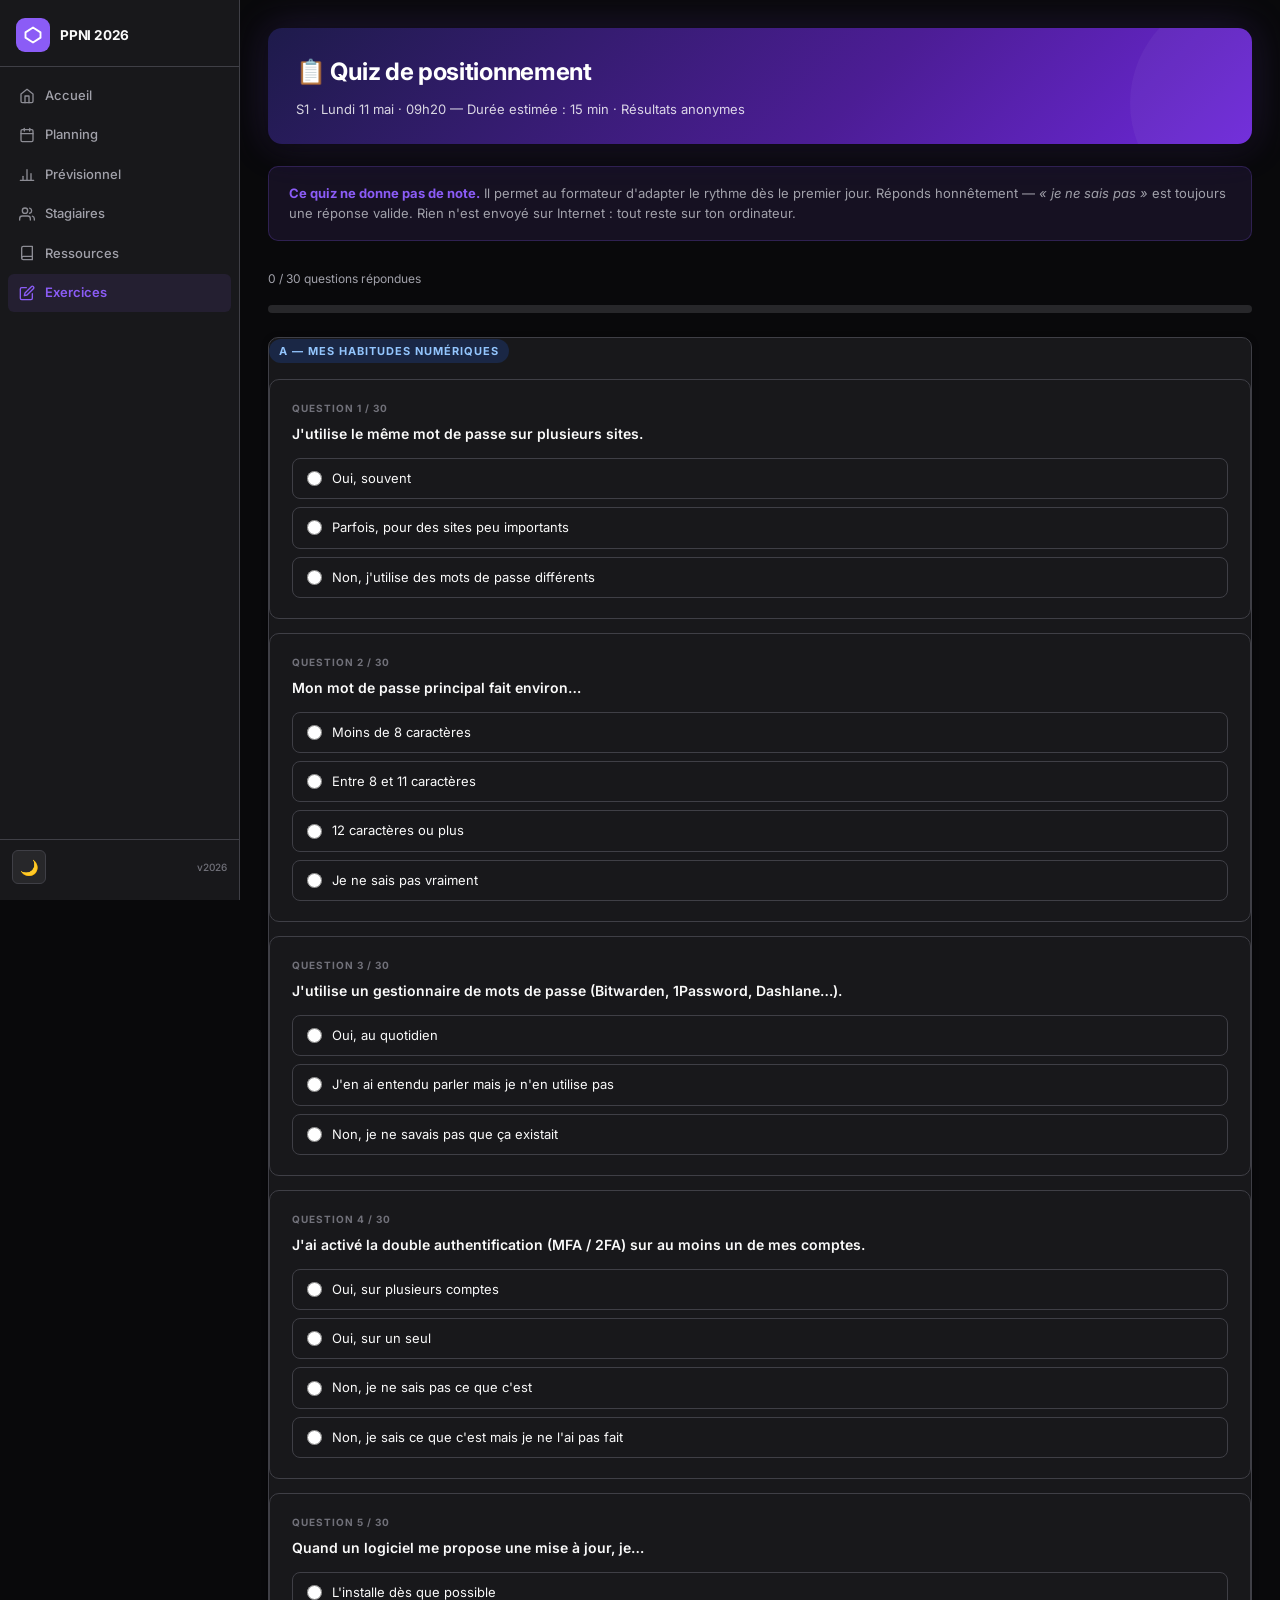
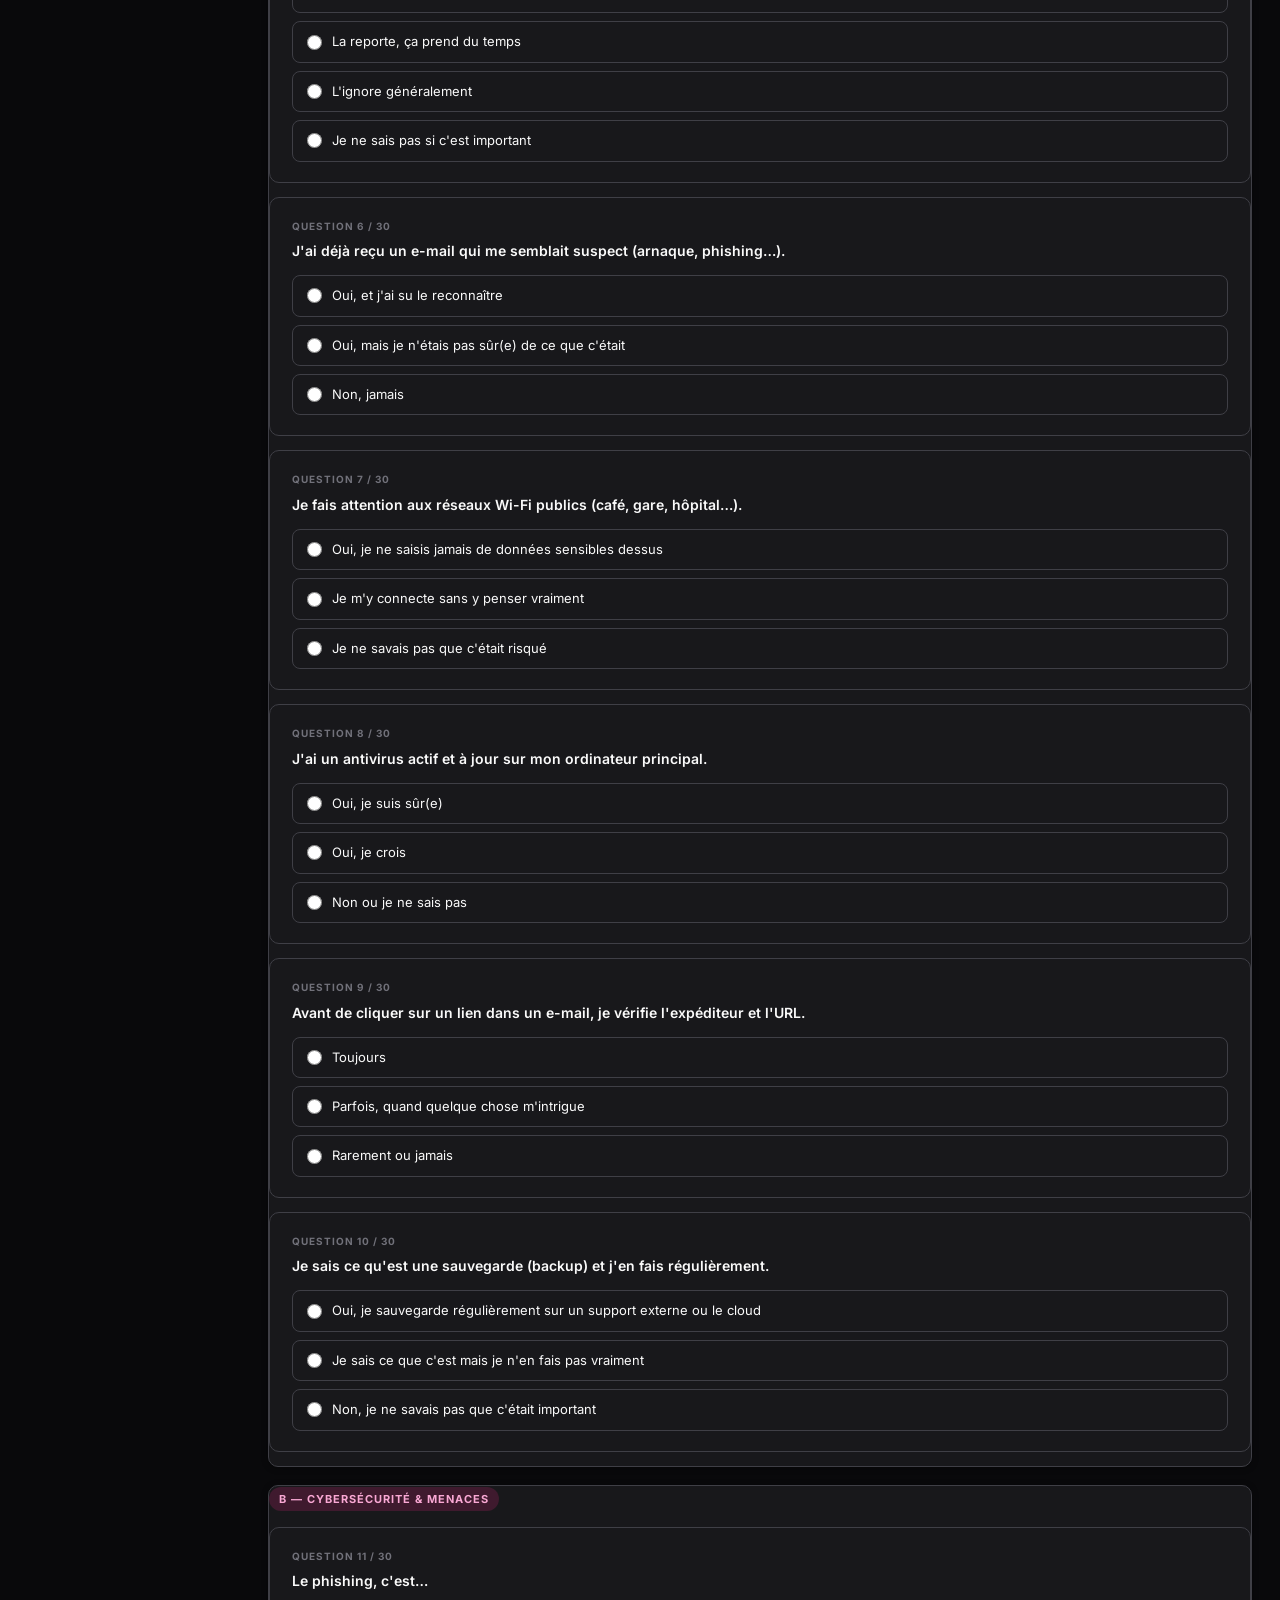
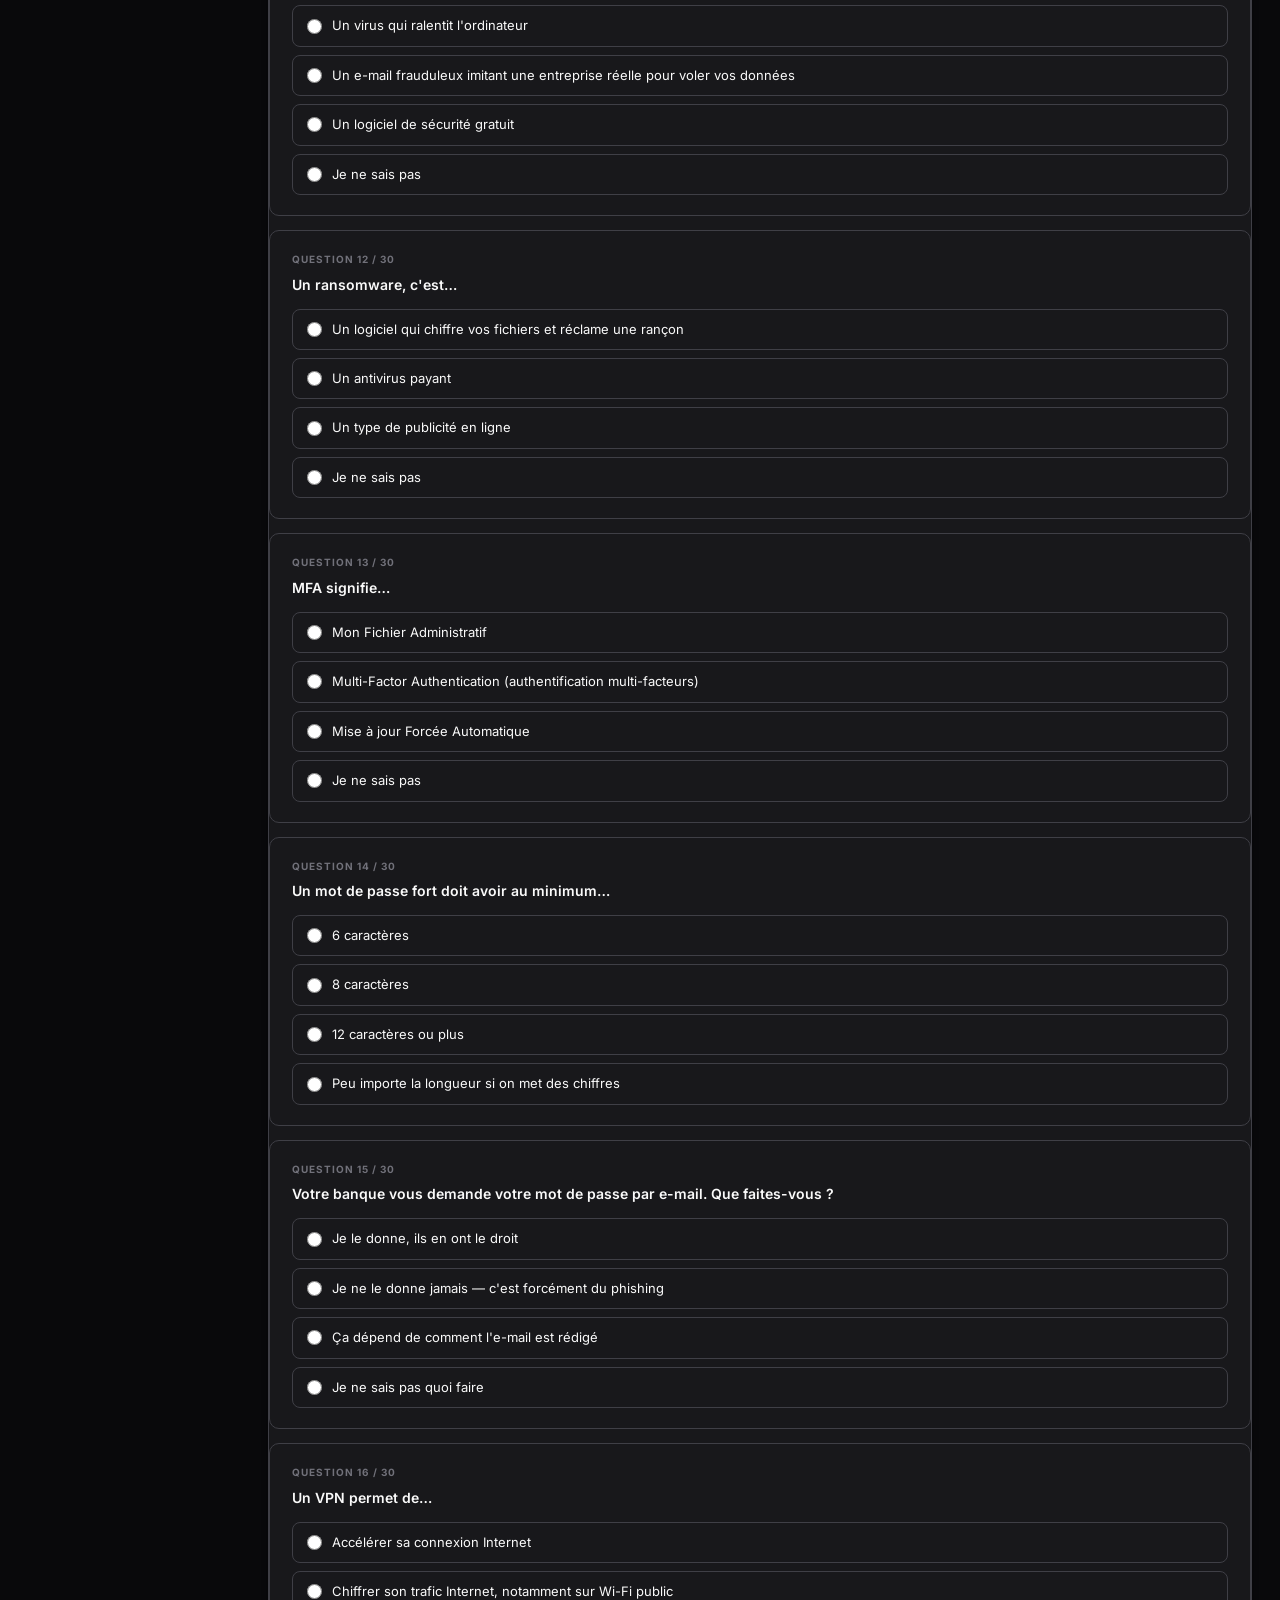
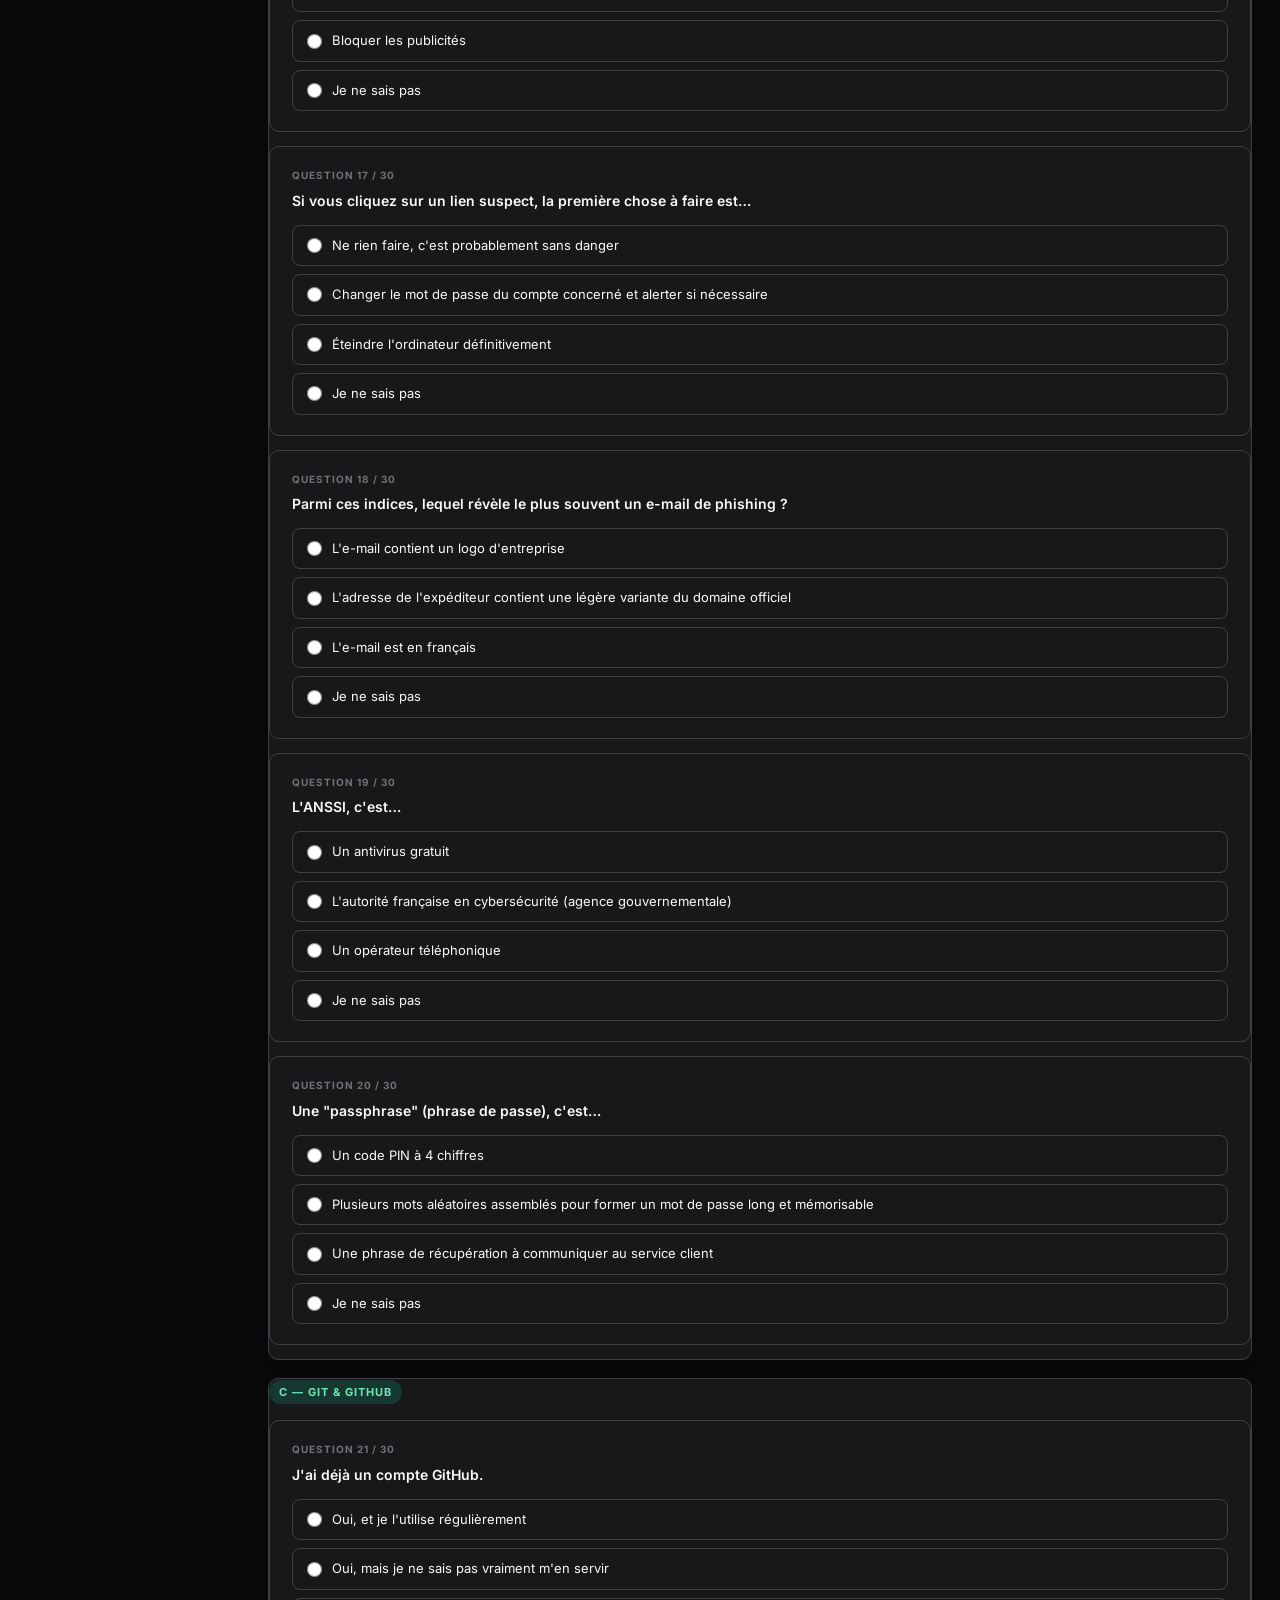
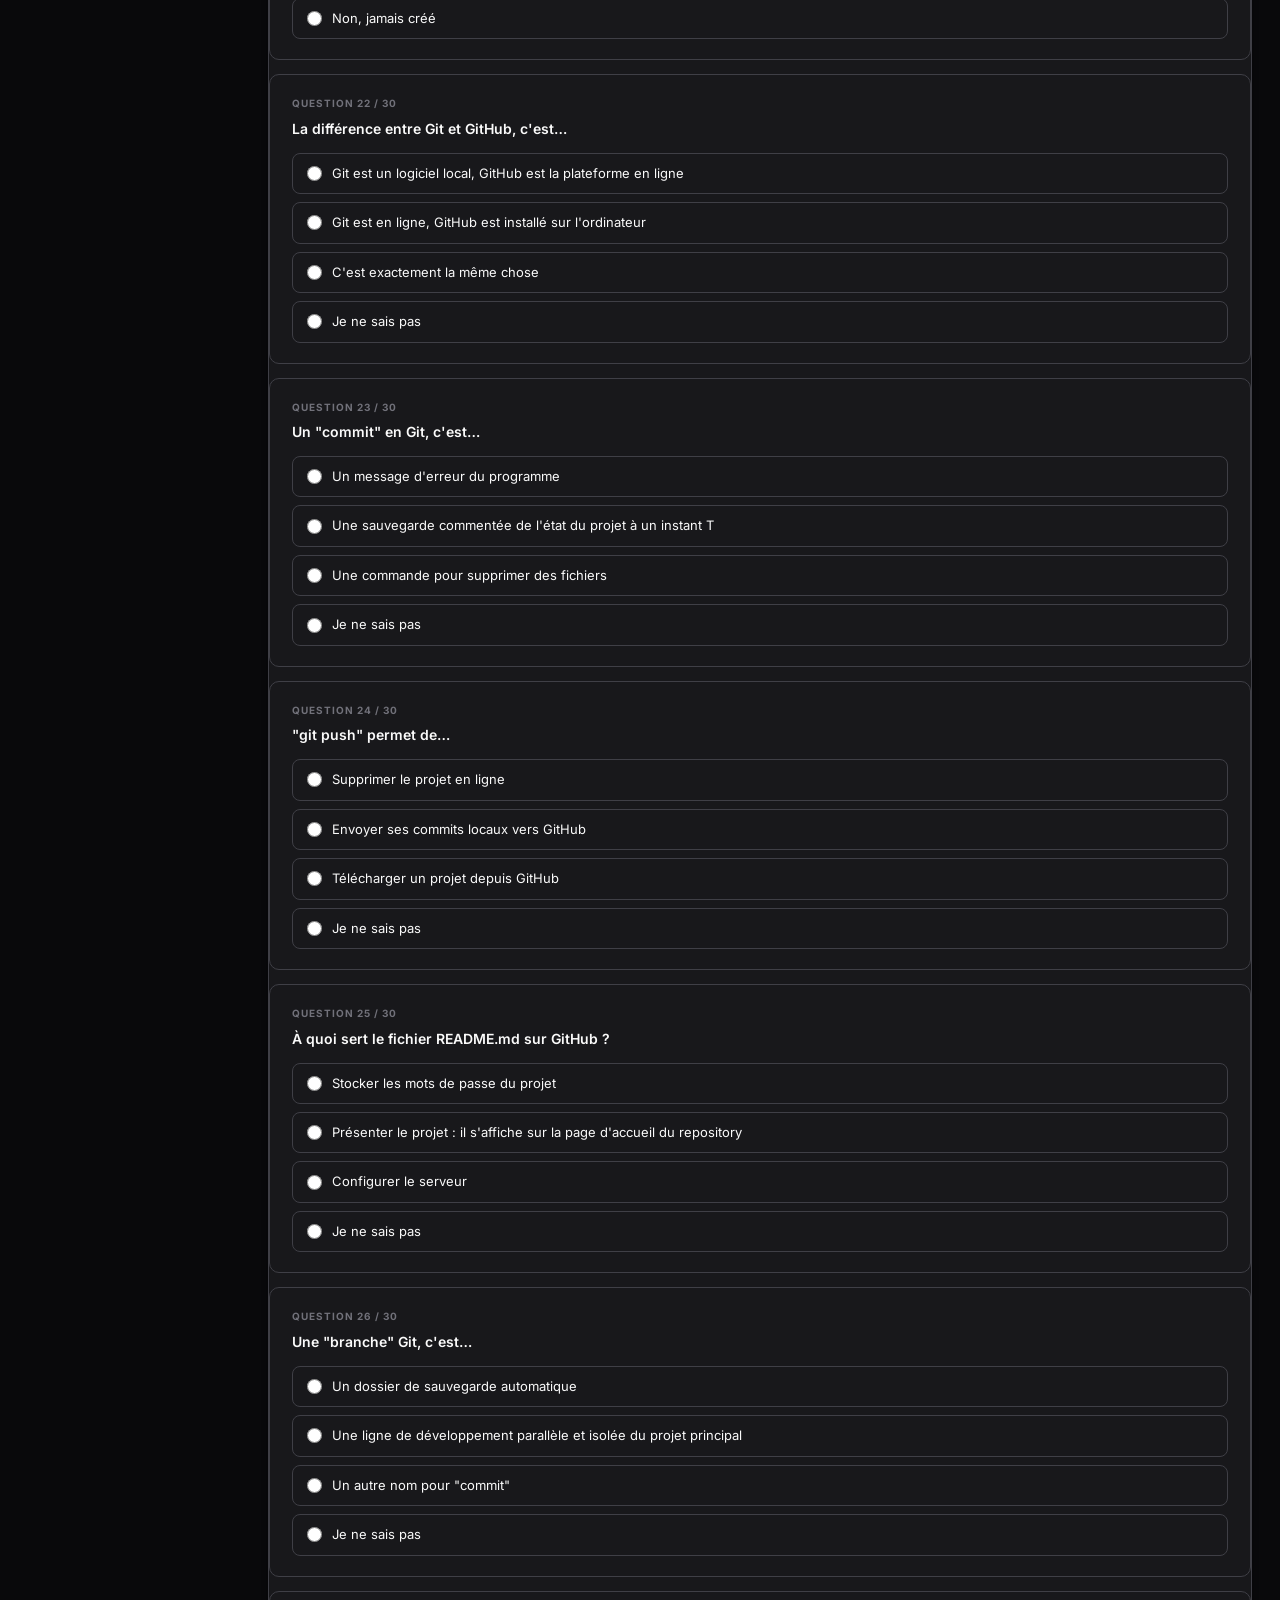
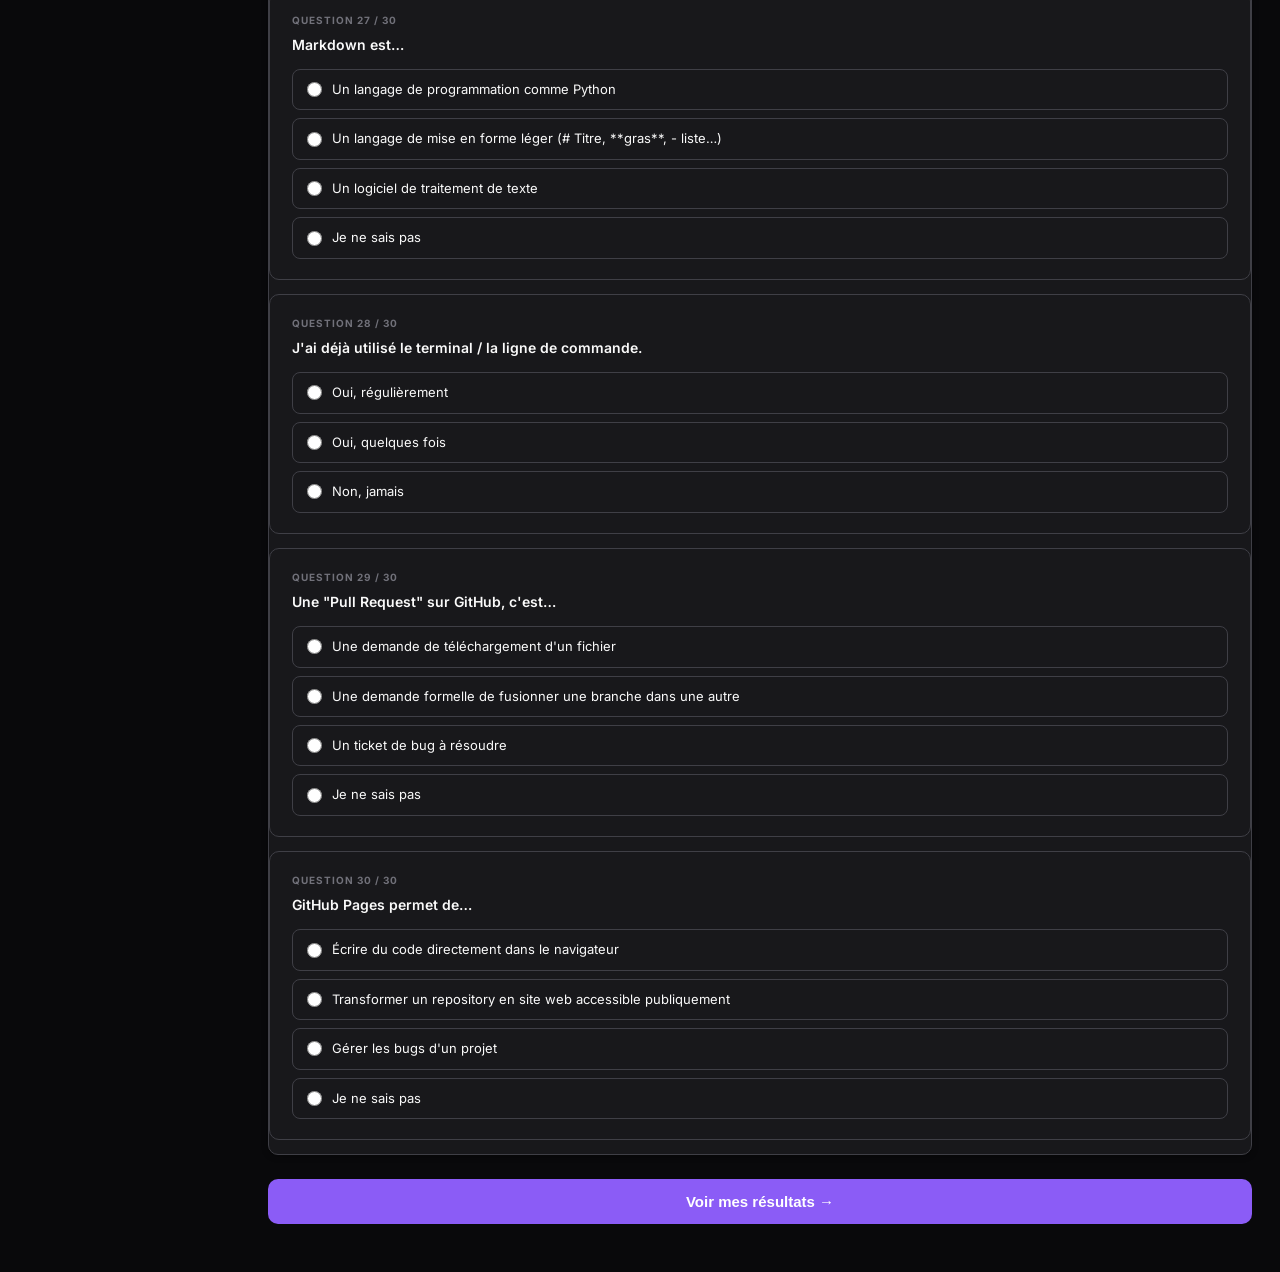
<file: exercices/quiz-positionnement.html>
<!doctype html>
<html lang="fr">
  <head>
    <meta charset="UTF-8" />
    <meta name="viewport" content="width=device-width, initial-scale=1" />
    <title>Quiz de positionnement — PPNI 2026</title>
    <link rel="preconnect" href="https://fonts.googleapis.com" />
    <link rel="preconnect" href="https://fonts.gstatic.com" crossorigin />
    <link
      href="https://fonts.googleapis.com/css2?family=Inter:wght@400;500;600;700&display=swap"
      rel="stylesheet"
    />
    <script>
      (function () {
        var t = localStorage.getItem("ppni-theme") || "dark";
        document.documentElement.setAttribute("data-theme", t);
      })();
    </script>
    <link rel="stylesheet" href="../css/shared.css" />
    <style>
      .quiz-header-info {
        background: var(--accent-subtle);
        border: 1px solid var(--accent-glow);
        border-radius: 10px;
        padding: 16px 20px;
        margin-bottom: 28px;
        font-size: 13px;
        color: var(--text-muted);
        line-height: 1.6;
      }
      .quiz-header-info strong {
        color: var(--accent);
      }

      .section-label {
        display: inline-block;
        font-size: 11px;
        font-weight: 700;
        letter-spacing: 1px;
        text-transform: uppercase;
        padding: 3px 10px;
        border-radius: 20px;
        margin-bottom: 16px;
      }
      .section-label.hab {
        background: #dbeafe;
        color: #1e40af;
      }
      .section-label.sec {
        background: #fce7f3;
        color: #9d174d;
      }
      .section-label.git {
        background: #d1fae5;
        color: #065f46;
      }
      html[data-theme="dark"] .section-label.hab {
        background: rgba(37, 99, 235, 0.2);
        color: #93c5fd;
      }
      html[data-theme="dark"] .section-label.sec {
        background: rgba(219, 39, 119, 0.2);
        color: #f9a8d4;
      }
      html[data-theme="dark"] .section-label.git {
        background: rgba(16, 185, 129, 0.2);
        color: #6ee7b7;
      }

      .q-block {
        background: var(--surface);
        border: 1px solid var(--border);
        border-radius: 10px;
        padding: 20px 22px;
        margin-bottom: 14px;
        transition: border-color 0.2s;
      }
      .q-block:focus-within {
        border-color: var(--accent);
      }

      .q-num {
        font-size: 10px;
        font-weight: 700;
        color: var(--text-faint);
        text-transform: uppercase;
        letter-spacing: 1px;
        margin-bottom: 6px;
      }
      .q-text {
        font-size: 14px;
        font-weight: 600;
        color: var(--text);
        margin-bottom: 14px;
        line-height: 1.5;
      }
      .options {
        display: flex;
        flex-direction: column;
        gap: 8px;
      }
      .opt-label {
        display: flex;
        align-items: center;
        gap: 10px;
        padding: 9px 14px;
        border: 1.5px solid var(--border);
        border-radius: 8px;
        cursor: pointer;
        font-size: 13px;
        color: var(--text);
        transition: all 0.15s;
        user-select: none;
      }
      .opt-label:hover {
        border-color: var(--accent);
        background: var(--accent-subtle);
      }
      .opt-label input[type="radio"] {
        accent-color: var(--accent);
        width: 15px;
        height: 15px;
        flex-shrink: 0;
      }
      .opt-label input[type="radio"]:checked + span {
        font-weight: 600;
        color: var(--accent);
      }
      .opt-label:has(input:checked) {
        border-color: var(--accent);
        background: var(--accent-subtle);
      }

      .progress-bar-wrap {
        background: var(--surface-2);
        border-radius: 20px;
        height: 8px;
        margin: 16px 0 24px;
        overflow: hidden;
      }
      .progress-bar-fill {
        height: 100%;
        background: linear-gradient(90deg, var(--accent), var(--cyan));
        border-radius: 20px;
        width: 0%;
        transition: width 0.4s ease;
      }
      .progress-label {
        font-size: 12px;
        color: var(--text-muted);
        margin-bottom: 6px;
      }

      .submit-btn {
        display: block;
        width: 100%;
        padding: 14px;
        background: var(--accent);
        color: #fff;
        border: none;
        border-radius: 10px;
        font-size: 15px;
        font-weight: 700;
        cursor: pointer;
        margin-top: 24px;
        transition: background 0.15s;
      }
      .submit-btn:hover {
        background: var(--accent-hover);
      }
      .submit-btn:disabled {
        opacity: 0.5;
        cursor: not-allowed;
      }

      /* Results */
      #results {
        display: none;
      }
      .result-hero {
        text-align: center;
        padding: 32px 24px;
        background: var(--surface);
        border: 1px solid var(--border);
        border-radius: 12px;
        margin-bottom: 24px;
      }
      .result-hero .big-score {
        font-size: 56px;
        font-weight: 800;
        line-height: 1;
        margin-bottom: 8px;
      }
      .result-hero .score-sub {
        font-size: 15px;
        color: var(--text-muted);
      }

      .section-result {
        background: var(--surface);
        border: 1px solid var(--border);
        border-radius: 10px;
        padding: 18px 22px;
        margin-bottom: 14px;
      }
      .section-result h3 {
        margin: 0 0 12px;
        font-size: 14px;
      }
      .stat-row {
        display: flex;
        align-items: center;
        gap: 12px;
        font-size: 13px;
        color: var(--text-muted);
        margin-bottom: 8px;
      }
      .stat-bar-wrap {
        flex: 1;
        background: var(--surface-2);
        border-radius: 20px;
        height: 7px;
        overflow: hidden;
      }
      .stat-bar-fill {
        height: 100%;
        border-radius: 20px;
      }
      .stat-score {
        font-weight: 700;
        font-size: 13px;
        min-width: 40px;
        text-align: right;
      }

      .profile-grid {
        display: grid;
        grid-template-columns: repeat(auto-fit, minmax(220px, 1fr));
        gap: 10px;
        margin-top: 12px;
      }
      .profile-chip {
        background: var(--surface-2);
        border-radius: 8px;
        padding: 10px 14px;
        font-size: 12px;
        color: var(--text-muted);
        line-height: 1.4;
      }
      .profile-chip strong {
        color: var(--text);
        display: block;
        margin-bottom: 2px;
      }

      .actions-bar {
        display: flex;
        gap: 12px;
        margin-top: 20px;
        flex-wrap: wrap;
      }
      .btn-action {
        padding: 10px 20px;
        border-radius: 8px;
        font-size: 13px;
        font-weight: 600;
        cursor: pointer;
        border: none;
        transition: all 0.15s;
        text-decoration: none;
      }
      .btn-primary {
        background: var(--accent);
        color: #fff;
      }
      .btn-primary:hover {
        background: var(--accent-hover);
      }
      .btn-ghost {
        background: var(--surface-2);
        color: var(--text);
      }
      .btn-ghost:hover {
        background: var(--border);
      }

      .missing-warning {
        background: rgba(249, 115, 22, 0.12);
        border: 1px solid rgba(249, 115, 22, 0.35);
        border-radius: 8px;
        padding: 12px 16px;
        font-size: 13px;
        color: var(--orange);
        margin-top: 12px;
        display: none;
      }

      @media print {
        .sidebar,
        .mobile-topbar,
        .sidebar-overlay,
        .submit-btn,
        .actions-bar,
        #quiz-form {
          display: none !important;
        }
        body {
          padding-left: 0 !important;
        }
        #results {
          display: block !important;
        }
      }
    </style>
  </head>
  <body>
    <aside class="sidebar" id="sidebar">
      <div class="sidebar-brand">
        <div class="brand-logo">
          <svg
            width="18"
            height="18"
            viewBox="0 0 24 24"
            fill="none"
            stroke="currentColor"
            stroke-width="2.5"
            stroke-linecap="round"
            stroke-linejoin="round"
          >
            <polygon points="12 2 22 8.5 22 15.5 12 22 2 15.5 2 8.5" />
          </svg>
        </div>
        <span class="brand-text">PPNI 2026</span>
      </div>
      <nav class="sidebar-nav">
        <a href="../index.html" class="nav-item">
          <span class="nav-icon"
            ><svg
              width="16"
              height="16"
              viewBox="0 0 24 24"
              fill="none"
              stroke="currentColor"
              stroke-width="2"
              stroke-linecap="round"
              stroke-linejoin="round"
            >
              <path d="m3 9 9-7 9 7v11a2 2 0 0 1-2 2H5a2 2 0 0 1-2-2z" />
              <polyline points="9 22 9 12 15 12 15 22" /></svg
          ></span>
          <span>Accueil</span>
        </a>
        <a href="../planning.html" class="nav-item">
          <span class="nav-icon"
            ><svg
              width="16"
              height="16"
              viewBox="0 0 24 24"
              fill="none"
              stroke="currentColor"
              stroke-width="2"
              stroke-linecap="round"
              stroke-linejoin="round"
            >
              <rect x="3" y="4" width="18" height="18" rx="2" ry="2" />
              <line x1="16" y1="2" x2="16" y2="6" />
              <line x1="8" y1="2" x2="8" y2="6" />
              <line x1="3" y1="10" x2="21" y2="10" /></svg
          ></span>
          <span>Planning</span>
        </a>
        <a href="../previsionnel.html" class="nav-item">
          <span class="nav-icon"
            ><svg
              width="16"
              height="16"
              viewBox="0 0 24 24"
              fill="none"
              stroke="currentColor"
              stroke-width="2"
              stroke-linecap="round"
              stroke-linejoin="round"
            >
              <line x1="18" y1="20" x2="18" y2="10" />
              <line x1="12" y1="20" x2="12" y2="4" />
              <line x1="6" y1="20" x2="6" y2="14" />
              <line x1="2" y1="20" x2="22" y2="20" /></svg
          ></span>
          <span>Pr&#233;visionnel</span>
        </a>
        <a href="../previsionnel_stagiaire.html" class="nav-item">
          <span class="nav-icon"
            ><svg
              width="16"
              height="16"
              viewBox="0 0 24 24"
              fill="none"
              stroke="currentColor"
              stroke-width="2"
              stroke-linecap="round"
              stroke-linejoin="round"
            >
              <path d="M17 21v-2a4 4 0 0 0-4-4H5a4 4 0 0 0-4 4v2" />
              <circle cx="9" cy="7" r="4" />
              <path d="M23 21v-2a4 4 0 0 0-3-3.87" />
              <path d="M16 3.13a4 4 0 0 1 0 7.75" /></svg
          ></span>
          <span>Stagiaires</span>
        </a>
        <a href="../ressources/index.html" class="nav-item">
          <span class="nav-icon"
            ><svg
              width="16"
              height="16"
              viewBox="0 0 24 24"
              fill="none"
              stroke="currentColor"
              stroke-width="2"
              stroke-linecap="round"
              stroke-linejoin="round"
            >
              <path d="M4 19.5A2.5 2.5 0 0 1 6.5 17H20" />
              <path
                d="M6.5 2H20v20H6.5A2.5 2.5 0 0 1 4 19.5v-15A2.5 2.5 0 0 1 6.5 2z"
              /></svg
          ></span>
          <span>Ressources</span>
        </a>
        <a href="index.html" class="nav-item active">
          <span class="nav-icon"
            ><svg
              width="16"
              height="16"
              viewBox="0 0 24 24"
              fill="none"
              stroke="currentColor"
              stroke-width="2"
              stroke-linecap="round"
              stroke-linejoin="round"
            >
              <path
                d="M11 4H4a2 2 0 0 0-2 2v14a2 2 0 0 0 2 2h14a2 2 0 0 0 2-2v-7"
              />
              <path
                d="M18.5 2.5a2.121 2.121 0 0 1 3 3L12 15l-4 1 1-4 9.5-9.5z"
              /></svg
          ></span>
          <span>Exercices</span>
        </a>
      </nav>
      <div class="sidebar-footer">
        <button
          class="theme-toggle"
          onclick="toggleTheme()"
          title="Changer le th&#232;me"
        >
          <span class="theme-icon">&#127769;</span>
        </button>
        <span class="sidebar-version">v2026</span>
      </div>
    </aside>
    <main class="main-content">
      <div class="sidebar-overlay" onclick="closeSidebar()"></div>
      <header class="mobile-topbar">
        <button class="hamburger" onclick="toggleSidebar()" aria-label="Menu">
          <svg
            width="18"
            height="18"
            viewBox="0 0 24 24"
            fill="none"
            stroke="currentColor"
            stroke-width="2"
            stroke-linecap="round"
            stroke-linejoin="round"
          >
            <line x1="3" y1="6" x2="21" y2="6" />
            <line x1="3" y1="12" x2="21" y2="12" />
            <line x1="3" y1="18" x2="21" y2="18" />
          </svg>
        </button>
        <span class="mobile-brand">PPNI 2026</span>
      </header>

      <div class="page-wrapper">
        <div class="doc-header">
          <h1>📋 Quiz de positionnement</h1>
          <div class="meta">
            S1 · Lundi 11 mai · 09h20 — Durée estimée : 15 min · Résultats
            anonymes
          </div>
        </div>

        <div class="quiz-header-info">
          <strong>Ce quiz ne donne pas de note.</strong> Il permet au formateur
          d'adapter le rythme dès le premier jour. Réponds honnêtement —
          <em>« je ne sais pas »</em> est toujours une réponse valide. Rien
          n'est envoyé sur Internet : tout reste sur ton ordinateur.
        </div>

        <div class="progress-label" id="progress-label">
          0 / 30 questions répondues
        </div>
        <div class="progress-bar-wrap">
          <div class="progress-bar-fill" id="progress-fill"></div>
        </div>

        <form id="quiz-form">
          <!-- ══════════════════════════════════════════ -->
          <!-- SECTION A — Habitudes numériques          -->
          <!-- ══════════════════════════════════════════ -->
          <div class="section-box">
            <span class="section-label hab">A — Mes habitudes numériques</span>

            <div class="q-block">
              <div class="q-num">Question 1 / 30</div>
              <div class="q-text">
                J'utilise le même mot de passe sur plusieurs sites.
              </div>
              <div class="options">
                <label class="opt-label"
                  ><input type="radio" name="q1" value="a" /><span
                    >Oui, souvent</span
                  ></label
                >
                <label class="opt-label"
                  ><input type="radio" name="q1" value="b" /><span
                    >Parfois, pour des sites peu importants</span
                  ></label
                >
                <label class="opt-label"
                  ><input type="radio" name="q1" value="c" /><span
                    >Non, j'utilise des mots de passe différents</span
                  ></label
                >
              </div>
            </div>

            <div class="q-block">
              <div class="q-num">Question 2 / 30</div>
              <div class="q-text">Mon mot de passe principal fait environ…</div>
              <div class="options">
                <label class="opt-label"
                  ><input type="radio" name="q2" value="a" /><span
                    >Moins de 8 caractères</span
                  ></label
                >
                <label class="opt-label"
                  ><input type="radio" name="q2" value="b" /><span
                    >Entre 8 et 11 caractères</span
                  ></label
                >
                <label class="opt-label"
                  ><input type="radio" name="q2" value="c" /><span
                    >12 caractères ou plus</span
                  ></label
                >
                <label class="opt-label"
                  ><input type="radio" name="q2" value="d" /><span
                    >Je ne sais pas vraiment</span
                  ></label
                >
              </div>
            </div>

            <div class="q-block">
              <div class="q-num">Question 3 / 30</div>
              <div class="q-text">
                J'utilise un gestionnaire de mots de passe (Bitwarden,
                1Password, Dashlane…).
              </div>
              <div class="options">
                <label class="opt-label"
                  ><input type="radio" name="q3" value="a" /><span
                    >Oui, au quotidien</span
                  ></label
                >
                <label class="opt-label"
                  ><input type="radio" name="q3" value="b" /><span
                    >J'en ai entendu parler mais je n'en utilise pas</span
                  ></label
                >
                <label class="opt-label"
                  ><input type="radio" name="q3" value="c" /><span
                    >Non, je ne savais pas que ça existait</span
                  ></label
                >
              </div>
            </div>

            <div class="q-block">
              <div class="q-num">Question 4 / 30</div>
              <div class="q-text">
                J'ai activé la double authentification (MFA / 2FA) sur au moins
                un de mes comptes.
              </div>
              <div class="options">
                <label class="opt-label"
                  ><input type="radio" name="q4" value="a" /><span
                    >Oui, sur plusieurs comptes</span
                  ></label
                >
                <label class="opt-label"
                  ><input type="radio" name="q4" value="b" /><span
                    >Oui, sur un seul</span
                  ></label
                >
                <label class="opt-label"
                  ><input type="radio" name="q4" value="c" /><span
                    >Non, je ne sais pas ce que c'est</span
                  ></label
                >
                <label class="opt-label"
                  ><input type="radio" name="q4" value="d" /><span
                    >Non, je sais ce que c'est mais je ne l'ai pas fait</span
                  ></label
                >
              </div>
            </div>

            <div class="q-block">
              <div class="q-num">Question 5 / 30</div>
              <div class="q-text">
                Quand un logiciel me propose une mise à jour, je…
              </div>
              <div class="options">
                <label class="opt-label"
                  ><input type="radio" name="q5" value="a" /><span
                    >L'installe dès que possible</span
                  ></label
                >
                <label class="opt-label"
                  ><input type="radio" name="q5" value="b" /><span
                    >La reporte, ça prend du temps</span
                  ></label
                >
                <label class="opt-label"
                  ><input type="radio" name="q5" value="c" /><span
                    >L'ignore généralement</span
                  ></label
                >
                <label class="opt-label"
                  ><input type="radio" name="q5" value="d" /><span
                    >Je ne sais pas si c'est important</span
                  ></label
                >
              </div>
            </div>

            <div class="q-block">
              <div class="q-num">Question 6 / 30</div>
              <div class="q-text">
                J'ai déjà reçu un e-mail qui me semblait suspect (arnaque,
                phishing…).
              </div>
              <div class="options">
                <label class="opt-label"
                  ><input type="radio" name="q6" value="a" /><span
                    >Oui, et j'ai su le reconnaître</span
                  ></label
                >
                <label class="opt-label"
                  ><input type="radio" name="q6" value="b" /><span
                    >Oui, mais je n'étais pas sûr(e) de ce que c'était</span
                  ></label
                >
                <label class="opt-label"
                  ><input type="radio" name="q6" value="c" /><span
                    >Non, jamais</span
                  ></label
                >
              </div>
            </div>

            <div class="q-block">
              <div class="q-num">Question 7 / 30</div>
              <div class="q-text">
                Je fais attention aux réseaux Wi-Fi publics (café, gare,
                hôpital…).
              </div>
              <div class="options">
                <label class="opt-label"
                  ><input type="radio" name="q7" value="a" /><span
                    >Oui, je ne saisis jamais de données sensibles dessus</span
                  ></label
                >
                <label class="opt-label"
                  ><input type="radio" name="q7" value="b" /><span
                    >Je m'y connecte sans y penser vraiment</span
                  ></label
                >
                <label class="opt-label"
                  ><input type="radio" name="q7" value="c" /><span
                    >Je ne savais pas que c'était risqué</span
                  ></label
                >
              </div>
            </div>

            <div class="q-block">
              <div class="q-num">Question 8 / 30</div>
              <div class="q-text">
                J'ai un antivirus actif et à jour sur mon ordinateur principal.
              </div>
              <div class="options">
                <label class="opt-label"
                  ><input type="radio" name="q8" value="a" /><span
                    >Oui, je suis sûr(e)</span
                  ></label
                >
                <label class="opt-label"
                  ><input type="radio" name="q8" value="b" /><span
                    >Oui, je crois</span
                  ></label
                >
                <label class="opt-label"
                  ><input type="radio" name="q8" value="c" /><span
                    >Non ou je ne sais pas</span
                  ></label
                >
              </div>
            </div>

            <div class="q-block">
              <div class="q-num">Question 9 / 30</div>
              <div class="q-text">
                Avant de cliquer sur un lien dans un e-mail, je vérifie
                l'expéditeur et l'URL.
              </div>
              <div class="options">
                <label class="opt-label"
                  ><input type="radio" name="q9" value="a" /><span
                    >Toujours</span
                  ></label
                >
                <label class="opt-label"
                  ><input type="radio" name="q9" value="b" /><span
                    >Parfois, quand quelque chose m'intrigue</span
                  ></label
                >
                <label class="opt-label"
                  ><input type="radio" name="q9" value="c" /><span
                    >Rarement ou jamais</span
                  ></label
                >
              </div>
            </div>

            <div class="q-block">
              <div class="q-num">Question 10 / 30</div>
              <div class="q-text">
                Je sais ce qu'est une sauvegarde (backup) et j'en fais
                régulièrement.
              </div>
              <div class="options">
                <label class="opt-label"
                  ><input type="radio" name="q10" value="a" /><span
                    >Oui, je sauvegarde régulièrement sur un support externe ou
                    le cloud</span
                  ></label
                >
                <label class="opt-label"
                  ><input type="radio" name="q10" value="b" /><span
                    >Je sais ce que c'est mais je n'en fais pas vraiment</span
                  ></label
                >
                <label class="opt-label"
                  ><input type="radio" name="q10" value="c" /><span
                    >Non, je ne savais pas que c'était important</span
                  ></label
                >
              </div>
            </div>
          </div>

          <!-- ══════════════════════════════════════════ -->
          <!-- SECTION B — Cybersécurité & menaces       -->
          <!-- ══════════════════════════════════════════ -->
          <div class="section-box">
            <span class="section-label sec"
              >B — Cybersécurité &amp; menaces</span
            >

            <div class="q-block">
              <div class="q-num">Question 11 / 30</div>
              <div class="q-text">Le phishing, c'est…</div>
              <div class="options">
                <label class="opt-label"
                  ><input type="radio" name="q11" value="a" /><span
                    >Un virus qui ralentit l'ordinateur</span
                  ></label
                >
                <label class="opt-label"
                  ><input type="radio" name="q11" value="b" /><span
                    >Un e-mail frauduleux imitant une entreprise réelle pour
                    voler vos données</span
                  ></label
                >
                <label class="opt-label"
                  ><input type="radio" name="q11" value="c" /><span
                    >Un logiciel de sécurité gratuit</span
                  ></label
                >
                <label class="opt-label"
                  ><input type="radio" name="q11" value="d" /><span
                    >Je ne sais pas</span
                  ></label
                >
              </div>
            </div>

            <div class="q-block">
              <div class="q-num">Question 12 / 30</div>
              <div class="q-text">Un ransomware, c'est…</div>
              <div class="options">
                <label class="opt-label"
                  ><input type="radio" name="q12" value="a" /><span
                    >Un logiciel qui chiffre vos fichiers et réclame une
                    rançon</span
                  ></label
                >
                <label class="opt-label"
                  ><input type="radio" name="q12" value="b" /><span
                    >Un antivirus payant</span
                  ></label
                >
                <label class="opt-label"
                  ><input type="radio" name="q12" value="c" /><span
                    >Un type de publicité en ligne</span
                  ></label
                >
                <label class="opt-label"
                  ><input type="radio" name="q12" value="d" /><span
                    >Je ne sais pas</span
                  ></label
                >
              </div>
            </div>

            <div class="q-block">
              <div class="q-num">Question 13 / 30</div>
              <div class="q-text">MFA signifie…</div>
              <div class="options">
                <label class="opt-label"
                  ><input type="radio" name="q13" value="a" /><span
                    >Mon Fichier Administratif</span
                  ></label
                >
                <label class="opt-label"
                  ><input type="radio" name="q13" value="b" /><span
                    >Multi-Factor Authentication (authentification
                    multi-facteurs)</span
                  ></label
                >
                <label class="opt-label"
                  ><input type="radio" name="q13" value="c" /><span
                    >Mise à jour Forcée Automatique</span
                  ></label
                >
                <label class="opt-label"
                  ><input type="radio" name="q13" value="d" /><span
                    >Je ne sais pas</span
                  ></label
                >
              </div>
            </div>

            <div class="q-block">
              <div class="q-num">Question 14 / 30</div>
              <div class="q-text">
                Un mot de passe fort doit avoir au minimum…
              </div>
              <div class="options">
                <label class="opt-label"
                  ><input type="radio" name="q14" value="a" /><span
                    >6 caractères</span
                  ></label
                >
                <label class="opt-label"
                  ><input type="radio" name="q14" value="b" /><span
                    >8 caractères</span
                  ></label
                >
                <label class="opt-label"
                  ><input type="radio" name="q14" value="c" /><span
                    >12 caractères ou plus</span
                  ></label
                >
                <label class="opt-label"
                  ><input type="radio" name="q14" value="d" /><span
                    >Peu importe la longueur si on met des chiffres</span
                  ></label
                >
              </div>
            </div>

            <div class="q-block">
              <div class="q-num">Question 15 / 30</div>
              <div class="q-text">
                Votre banque vous demande votre mot de passe par e-mail. Que
                faites-vous ?
              </div>
              <div class="options">
                <label class="opt-label"
                  ><input type="radio" name="q15" value="a" /><span
                    >Je le donne, ils en ont le droit</span
                  ></label
                >
                <label class="opt-label"
                  ><input type="radio" name="q15" value="b" /><span
                    >Je ne le donne jamais — c'est forcément du phishing</span
                  ></label
                >
                <label class="opt-label"
                  ><input type="radio" name="q15" value="c" /><span
                    >Ça dépend de comment l'e-mail est rédigé</span
                  ></label
                >
                <label class="opt-label"
                  ><input type="radio" name="q15" value="d" /><span
                    >Je ne sais pas quoi faire</span
                  ></label
                >
              </div>
            </div>

            <div class="q-block">
              <div class="q-num">Question 16 / 30</div>
              <div class="q-text">Un VPN permet de…</div>
              <div class="options">
                <label class="opt-label"
                  ><input type="radio" name="q16" value="a" /><span
                    >Accélérer sa connexion Internet</span
                  ></label
                >
                <label class="opt-label"
                  ><input type="radio" name="q16" value="b" /><span
                    >Chiffrer son trafic Internet, notamment sur Wi-Fi
                    public</span
                  ></label
                >
                <label class="opt-label"
                  ><input type="radio" name="q16" value="c" /><span
                    >Bloquer les publicités</span
                  ></label
                >
                <label class="opt-label"
                  ><input type="radio" name="q16" value="d" /><span
                    >Je ne sais pas</span
                  ></label
                >
              </div>
            </div>

            <div class="q-block">
              <div class="q-num">Question 17 / 30</div>
              <div class="q-text">
                Si vous cliquez sur un lien suspect, la première chose à faire
                est…
              </div>
              <div class="options">
                <label class="opt-label"
                  ><input type="radio" name="q17" value="a" /><span
                    >Ne rien faire, c'est probablement sans danger</span
                  ></label
                >
                <label class="opt-label"
                  ><input type="radio" name="q17" value="b" /><span
                    >Changer le mot de passe du compte concerné et alerter si
                    nécessaire</span
                  ></label
                >
                <label class="opt-label"
                  ><input type="radio" name="q17" value="c" /><span
                    >Éteindre l'ordinateur définitivement</span
                  ></label
                >
                <label class="opt-label"
                  ><input type="radio" name="q17" value="d" /><span
                    >Je ne sais pas</span
                  ></label
                >
              </div>
            </div>

            <div class="q-block">
              <div class="q-num">Question 18 / 30</div>
              <div class="q-text">
                Parmi ces indices, lequel révèle le plus souvent un e-mail de
                phishing ?
              </div>
              <div class="options">
                <label class="opt-label"
                  ><input type="radio" name="q18" value="a" /><span
                    >L'e-mail contient un logo d'entreprise</span
                  ></label
                >
                <label class="opt-label"
                  ><input type="radio" name="q18" value="b" /><span
                    >L'adresse de l'expéditeur contient une légère variante du
                    domaine officiel</span
                  ></label
                >
                <label class="opt-label"
                  ><input type="radio" name="q18" value="c" /><span
                    >L'e-mail est en français</span
                  ></label
                >
                <label class="opt-label"
                  ><input type="radio" name="q18" value="d" /><span
                    >Je ne sais pas</span
                  ></label
                >
              </div>
            </div>

            <div class="q-block">
              <div class="q-num">Question 19 / 30</div>
              <div class="q-text">L'ANSSI, c'est…</div>
              <div class="options">
                <label class="opt-label"
                  ><input type="radio" name="q19" value="a" /><span
                    >Un antivirus gratuit</span
                  ></label
                >
                <label class="opt-label"
                  ><input type="radio" name="q19" value="b" /><span
                    >L'autorité française en cybersécurité (agence
                    gouvernementale)</span
                  ></label
                >
                <label class="opt-label"
                  ><input type="radio" name="q19" value="c" /><span
                    >Un opérateur téléphonique</span
                  ></label
                >
                <label class="opt-label"
                  ><input type="radio" name="q19" value="d" /><span
                    >Je ne sais pas</span
                  ></label
                >
              </div>
            </div>

            <div class="q-block">
              <div class="q-num">Question 20 / 30</div>
              <div class="q-text">
                Une "passphrase" (phrase de passe), c'est…
              </div>
              <div class="options">
                <label class="opt-label"
                  ><input type="radio" name="q20" value="a" /><span
                    >Un code PIN à 4 chiffres</span
                  ></label
                >
                <label class="opt-label"
                  ><input type="radio" name="q20" value="b" /><span
                    >Plusieurs mots aléatoires assemblés pour former un mot de
                    passe long et mémorisable</span
                  ></label
                >
                <label class="opt-label"
                  ><input type="radio" name="q20" value="c" /><span
                    >Une phrase de récupération à communiquer au service
                    client</span
                  ></label
                >
                <label class="opt-label"
                  ><input type="radio" name="q20" value="d" /><span
                    >Je ne sais pas</span
                  ></label
                >
              </div>
            </div>
          </div>

          <!-- ══════════════════════════════════════════ -->
          <!-- SECTION C — Git & GitHub                  -->
          <!-- ══════════════════════════════════════════ -->
          <div class="section-box">
            <span class="section-label git">C — Git &amp; GitHub</span>

            <div class="q-block">
              <div class="q-num">Question 21 / 30</div>
              <div class="q-text">J'ai déjà un compte GitHub.</div>
              <div class="options">
                <label class="opt-label"
                  ><input type="radio" name="q21" value="a" /><span
                    >Oui, et je l'utilise régulièrement</span
                  ></label
                >
                <label class="opt-label"
                  ><input type="radio" name="q21" value="b" /><span
                    >Oui, mais je ne sais pas vraiment m'en servir</span
                  ></label
                >
                <label class="opt-label"
                  ><input type="radio" name="q21" value="c" /><span
                    >Non, jamais créé</span
                  ></label
                >
              </div>
            </div>

            <div class="q-block">
              <div class="q-num">Question 22 / 30</div>
              <div class="q-text">
                La différence entre Git et GitHub, c'est…
              </div>
              <div class="options">
                <label class="opt-label"
                  ><input type="radio" name="q22" value="a" /><span
                    >Git est un logiciel local, GitHub est la plateforme en
                    ligne</span
                  ></label
                >
                <label class="opt-label"
                  ><input type="radio" name="q22" value="b" /><span
                    >Git est en ligne, GitHub est installé sur
                    l'ordinateur</span
                  ></label
                >
                <label class="opt-label"
                  ><input type="radio" name="q22" value="c" /><span
                    >C'est exactement la même chose</span
                  ></label
                >
                <label class="opt-label"
                  ><input type="radio" name="q22" value="d" /><span
                    >Je ne sais pas</span
                  ></label
                >
              </div>
            </div>

            <div class="q-block">
              <div class="q-num">Question 23 / 30</div>
              <div class="q-text">Un "commit" en Git, c'est…</div>
              <div class="options">
                <label class="opt-label"
                  ><input type="radio" name="q23" value="a" /><span
                    >Un message d'erreur du programme</span
                  ></label
                >
                <label class="opt-label"
                  ><input type="radio" name="q23" value="b" /><span
                    >Une sauvegarde commentée de l'état du projet à un instant
                    T</span
                  ></label
                >
                <label class="opt-label"
                  ><input type="radio" name="q23" value="c" /><span
                    >Une commande pour supprimer des fichiers</span
                  ></label
                >
                <label class="opt-label"
                  ><input type="radio" name="q23" value="d" /><span
                    >Je ne sais pas</span
                  ></label
                >
              </div>
            </div>

            <div class="q-block">
              <div class="q-num">Question 24 / 30</div>
              <div class="q-text">"git push" permet de…</div>
              <div class="options">
                <label class="opt-label"
                  ><input type="radio" name="q24" value="a" /><span
                    >Supprimer le projet en ligne</span
                  ></label
                >
                <label class="opt-label"
                  ><input type="radio" name="q24" value="b" /><span
                    >Envoyer ses commits locaux vers GitHub</span
                  ></label
                >
                <label class="opt-label"
                  ><input type="radio" name="q24" value="c" /><span
                    >Télécharger un projet depuis GitHub</span
                  ></label
                >
                <label class="opt-label"
                  ><input type="radio" name="q24" value="d" /><span
                    >Je ne sais pas</span
                  ></label
                >
              </div>
            </div>

            <div class="q-block">
              <div class="q-num">Question 25 / 30</div>
              <div class="q-text">
                À quoi sert le fichier README.md sur GitHub ?
              </div>
              <div class="options">
                <label class="opt-label"
                  ><input type="radio" name="q25" value="a" /><span
                    >Stocker les mots de passe du projet</span
                  ></label
                >
                <label class="opt-label"
                  ><input type="radio" name="q25" value="b" /><span
                    >Présenter le projet : il s'affiche sur la page d'accueil du
                    repository</span
                  ></label
                >
                <label class="opt-label"
                  ><input type="radio" name="q25" value="c" /><span
                    >Configurer le serveur</span
                  ></label
                >
                <label class="opt-label"
                  ><input type="radio" name="q25" value="d" /><span
                    >Je ne sais pas</span
                  ></label
                >
              </div>
            </div>

            <div class="q-block">
              <div class="q-num">Question 26 / 30</div>
              <div class="q-text">Une "branche" Git, c'est…</div>
              <div class="options">
                <label class="opt-label"
                  ><input type="radio" name="q26" value="a" /><span
                    >Un dossier de sauvegarde automatique</span
                  ></label
                >
                <label class="opt-label"
                  ><input type="radio" name="q26" value="b" /><span
                    >Une ligne de développement parallèle et isolée du projet
                    principal</span
                  ></label
                >
                <label class="opt-label"
                  ><input type="radio" name="q26" value="c" /><span
                    >Un autre nom pour "commit"</span
                  ></label
                >
                <label class="opt-label"
                  ><input type="radio" name="q26" value="d" /><span
                    >Je ne sais pas</span
                  ></label
                >
              </div>
            </div>

            <div class="q-block">
              <div class="q-num">Question 27 / 30</div>
              <div class="q-text">Markdown est…</div>
              <div class="options">
                <label class="opt-label"
                  ><input type="radio" name="q27" value="a" /><span
                    >Un langage de programmation comme Python</span
                  ></label
                >
                <label class="opt-label"
                  ><input type="radio" name="q27" value="b" /><span
                    >Un langage de mise en forme léger (# Titre, **gras**, -
                    liste…)</span
                  ></label
                >
                <label class="opt-label"
                  ><input type="radio" name="q27" value="c" /><span
                    >Un logiciel de traitement de texte</span
                  ></label
                >
                <label class="opt-label"
                  ><input type="radio" name="q27" value="d" /><span
                    >Je ne sais pas</span
                  ></label
                >
              </div>
            </div>

            <div class="q-block">
              <div class="q-num">Question 28 / 30</div>
              <div class="q-text">
                J'ai déjà utilisé le terminal / la ligne de commande.
              </div>
              <div class="options">
                <label class="opt-label"
                  ><input type="radio" name="q28" value="a" /><span
                    >Oui, régulièrement</span
                  ></label
                >
                <label class="opt-label"
                  ><input type="radio" name="q28" value="b" /><span
                    >Oui, quelques fois</span
                  ></label
                >
                <label class="opt-label"
                  ><input type="radio" name="q28" value="c" /><span
                    >Non, jamais</span
                  ></label
                >
              </div>
            </div>

            <div class="q-block">
              <div class="q-num">Question 29 / 30</div>
              <div class="q-text">Une "Pull Request" sur GitHub, c'est…</div>
              <div class="options">
                <label class="opt-label"
                  ><input type="radio" name="q29" value="a" /><span
                    >Une demande de téléchargement d'un fichier</span
                  ></label
                >
                <label class="opt-label"
                  ><input type="radio" name="q29" value="b" /><span
                    >Une demande formelle de fusionner une branche dans une
                    autre</span
                  ></label
                >
                <label class="opt-label"
                  ><input type="radio" name="q29" value="c" /><span
                    >Un ticket de bug à résoudre</span
                  ></label
                >
                <label class="opt-label"
                  ><input type="radio" name="q29" value="d" /><span
                    >Je ne sais pas</span
                  ></label
                >
              </div>
            </div>

            <div class="q-block">
              <div class="q-num">Question 30 / 30</div>
              <div class="q-text">GitHub Pages permet de…</div>
              <div class="options">
                <label class="opt-label"
                  ><input type="radio" name="q30" value="a" /><span
                    >Écrire du code directement dans le navigateur</span
                  ></label
                >
                <label class="opt-label"
                  ><input type="radio" name="q30" value="b" /><span
                    >Transformer un repository en site web accessible
                    publiquement</span
                  ></label
                >
                <label class="opt-label"
                  ><input type="radio" name="q30" value="c" /><span
                    >Gérer les bugs d'un projet</span
                  ></label
                >
                <label class="opt-label"
                  ><input type="radio" name="q30" value="d" /><span
                    >Je ne sais pas</span
                  ></label
                >
              </div>
            </div>
          </div>

          <div class="missing-warning" id="missing-warning">
            ⚠️ Merci de répondre à toutes les questions avant de valider.
          </div>
          <button type="submit" class="submit-btn" id="submit-btn">
            Voir mes résultats →
          </button>
        </form>

        <!-- ════════════════════════════ -->
        <!-- RESULTS PANEL              -->
        <!-- ════════════════════════════ -->
        <div id="results">
          <div class="result-hero">
            <div class="big-score" id="res-score-display">—</div>
            <div class="score-sub" id="res-score-sub"></div>
            <div
              style="
                margin-top: 12px;
                font-size: 13px;
                color: var(--text-muted);
              "
            >
              Ce score est un point de départ, pas une note. La formation est là
              pour progresser.
            </div>
          </div>

          <div class="section-result">
            <h3>
              A — Habitudes numériques
              <span
                style="
                  font-weight: 400;
                  color: var(--text-muted);
                  font-size: 13px;
                "
                >(diagnostic — pas de bonne/mauvaise réponse)</span
              >
            </h3>
            <div id="res-habits"></div>
          </div>

          <div class="section-result">
            <h3>B — Cybersécurité &amp; menaces</h3>
            <div class="stat-row">
              <span style="min-width: 120px">Score</span>
              <div class="stat-bar-wrap">
                <div
                  class="stat-bar-fill"
                  id="bar-sec"
                  style="background: var(--accent)"
                ></div>
              </div>
              <span class="stat-score" id="score-sec">—</span>
            </div>
            <div
              id="res-sec-detail"
              style="font-size: 12px; color: var(--text-muted); margin-top: 8px"
            ></div>
          </div>

          <div class="section-result">
            <h3>C — Git &amp; GitHub</h3>
            <div class="stat-row">
              <span style="min-width: 120px">Score</span>
              <div class="stat-bar-wrap">
                <div
                  class="stat-bar-fill"
                  id="bar-git"
                  style="background: var(--green)"
                ></div>
              </div>
              <span class="stat-score" id="score-git">—</span>
            </div>
            <div
              id="res-git-detail"
              style="font-size: 12px; color: var(--text-muted); margin-top: 8px"
            ></div>
          </div>

          <div class="section-result">
            <h3>💡 Que retenir ?</h3>
            <div
              id="res-advice"
              style="
                font-size: 13px;
                color: var(--text-muted);
                line-height: 1.7;
              "
            ></div>
          </div>

          <div class="actions-bar">
            <button class="btn-action btn-ghost" onclick="window.print()">
              🖨️ Imprimer / Sauvegarder
            </button>
            <button class="btn-action btn-ghost" onclick="resetQuiz()">
              ↩️ Recommencer
            </button>
            <a href="index.html" class="btn-action btn-primary"
              >Voir les exercices →</a
            >
          </div>
        </div>
      </div>
      <!-- /page-wrapper -->
    </main>
    <script src="../js/app.js"></script>
    <script>
      // ── Correct answers for sections B (q11-q20) and C (q21-q30) ──
      const ANSWERS = {
        q11: "b",
        q12: "a",
        q13: "b",
        q14: "c",
        q15: "b",
        q16: "b",
        q17: "b",
        q18: "b",
        q19: "b",
        q20: "b",
        q22: "a",
        q23: "b",
        q24: "b",
        q25: "b",
        q26: "b",
        q27: "b",
        q29: "b",
        q30: "b",
        // q21 and q28 are descriptive (no right/wrong)
      };

      const TOTAL = 30;
      let answered = 0;

      // Progress tracking
      document
        .querySelectorAll('input[type="radio"]')
        .forEach(function (radio) {
          radio.addEventListener("change", function () {
            answered = document.querySelectorAll(
              'input[type="radio"]:checked',
            ).length;
            var pct = Math.round((answered / TOTAL) * 100);
            document.getElementById("progress-fill").style.width = pct + "%";
            document.getElementById("progress-label").textContent =
              answered + " / " + TOTAL + " questions répondues";
          });
        });

      // Form submission
      document
        .getElementById("quiz-form")
        .addEventListener("submit", function (e) {
          e.preventDefault();

          // Check all answered
          var missing = [];
          for (var i = 1; i <= TOTAL; i++) {
            if (!document.querySelector('input[name="q' + i + '"]:checked'))
              missing.push(i);
          }
          if (missing.length > 0) {
            var w = document.getElementById("missing-warning");
            w.style.display = "block";
            w.textContent =
              "⚠️ Questions non répondues : " +
              missing.join(", ") +
              ". Merci de compléter avant de valider.";
            document
              .querySelector(".q-block:nth-child(" + missing[0] + ")")
              .scrollIntoView({ behavior: "smooth", block: "center" });
            return;
          }

          // Collect answers
          var ans = {};
          for (var i = 1; i <= TOTAL; i++) {
            ans["q" + i] = document.querySelector(
              'input[name="q' + i + '"]:checked',
            ).value;
          }

          // Score Section B (q11-q20) — 10 questions
          var scoreB = 0;
          var wrongB = [];
          [
            "q11",
            "q12",
            "q13",
            "q14",
            "q15",
            "q16",
            "q17",
            "q18",
            "q19",
            "q20",
          ].forEach(function (q) {
            if (ans[q] === ANSWERS[q]) scoreB++;
            else wrongB.push(parseInt(q.replace("q", "")) - 10);
          });

          // Score Section C (q21-q30) — 8 questions with right answers
          var scoreC = 0;
          var wrongC = [];
          ["q22", "q23", "q24", "q25", "q26", "q27", "q29", "q30"].forEach(
            function (q) {
              if (ans[q] === ANSWERS[q]) scoreC++;
              else wrongC.push(q);
            },
          );
          var scoreC10 = Math.round((scoreC / 8) * 10);

          // Combined knowledge score (B + C)
          var totalKnow = scoreB + scoreC;
          var totalKnowMax = 18;
          var pctKnow = Math.round((totalKnow / totalKnowMax) * 100);

          // Display
          document.getElementById("quiz-form").style.display = "none";
          var resDiv = document.getElementById("results");
          resDiv.style.display = "block";

          // Hero score
          document.getElementById("res-score-display").textContent =
            totalKnow + " / " + totalKnowMax;
          var sub = "";
          if (pctKnow >= 80)
            sub =
              "🟢 Très bon niveau de départ — formation pour approfondir et structurer.";
          else if (pctKnow >= 55)
            sub = "🟡 Niveau intermédiaire — bonnes bases à consolider.";
          else
            sub =
              "🔵 Niveau débutant — c'est exactement pour ça qu'on est là. Tout s'apprend.";
          document.getElementById("res-score-sub").textContent = sub;

          // Section A — habit profile
          var habitsHtml = '<div class="profile-grid">';
          var habLabels = [
            "Réutilisation mot de passe",
            "Longueur du mot de passe",
            "Gestionnaire de mots de passe",
            "MFA activé",
            "Comportement face aux mises à jour",
            "Expérience phishing reçu",
            "Prudence Wi-Fi public",
            "Antivirus",
            "Vérification avant clic",
            "Habitude de sauvegarde",
          ];
          var habVals = [
            ans.q1,
            ans.q2,
            ans.q3,
            ans.q4,
            ans.q5,
            ans.q6,
            ans.q7,
            ans.q8,
            ans.q9,
            ans.q10,
          ];
          var habTexts = {
            q1: {
              a: "⚠️ Même mdp partout",
              b: "⚡ Parfois réutilisé",
              c: "✅ Mdp uniques",
            },
            q2: {
              a: "⚠️ Court (< 8 car.)",
              b: "⚡ Moyen (8-11 car.)",
              c: "✅ Long (12+ car.)",
              d: "❓ Non mesuré",
            },
            q3: {
              a: "✅ Utilise un gestionnaire",
              b: "⚡ Connaît sans utiliser",
              c: "🆕 Découverte à faire",
            },
            q4: {
              a: "✅ MFA actif plusieurs comptes",
              b: "⚡ MFA actif 1 compte",
              c: "🆕 MFA à découvrir",
              d: "⚡ MFA connu, non activé",
            },
            q5: {
              a: "✅ Installe dès que possible",
              b: "⚡ Reporte les mises à jour",
              c: "⚠️ Ignore les mises à jour",
              d: "🆕 Importance à comprendre",
            },
            q6: {
              a: "✅ A reconnu le phishing",
              b: "⚡ A reçu, n'était pas sûr",
              c: "🆕 Pas encore confronté",
            },
            q7: {
              a: "✅ Prudent sur Wi-Fi public",
              b: "⚡ S'y connecte sans y penser",
              c: "🆕 Risque à apprendre",
            },
            q8: {
              a: "✅ Antivirus actif",
              b: "⚡ Antivirus probable",
              c: "⚠️ Pas d'antivirus ou incertain",
            },
            q9: {
              a: "✅ Vérifie toujours",
              b: "⚡ Vérifie parfois",
              c: "⚠️ Clique sans vérifier",
            },
            q10: {
              a: "✅ Sauvegarde régulière",
              b: "⚡ Sait mais ne fait pas",
              c: "🆕 Importance à découvrir",
            },
          };
          for (var i = 0; i < 10; i++) {
            var qkey = "q" + (i + 1);
            var val = habVals[i];
            var txt =
              habTexts[qkey] && habTexts[qkey][val]
                ? habTexts[qkey][val]
                : "— Non répondu";
            habitsHtml +=
              '<div class="profile-chip"><strong>' +
              habLabels[i] +
              "</strong>" +
              txt +
              "</div>";
          }
          habitsHtml += "</div>";
          document.getElementById("res-habits").innerHTML = habitsHtml;

          // Section B score bar
          document.getElementById("bar-sec").style.width = scoreB * 10 + "%";
          document.getElementById("score-sec").textContent = scoreB + "/10";
          var detailB =
            scoreB >= 8
              ? "✅ Excellente maîtrise des menaces numériques."
              : scoreB >= 6
                ? "⚡ Bonnes bases. Quelques points à consolider."
                : "🆕 Notions à construire — c'est l'objectif de S1.";
          document.getElementById("res-sec-detail").textContent = detailB;

          // Section C score bar
          document.getElementById("bar-git").style.width = scoreC10 * 10 + "%";
          document.getElementById("score-git").textContent = scoreC + "/8";
          var detailC =
            scoreC >= 7
              ? "✅ Très bonne maîtrise de Git/GitHub."
              : scoreC >= 4
                ? "⚡ Connaissances partielles. S2 va beaucoup aider."
                : "🆕 Git à découvrir de zéro — c'est prévu dans le programme.";
          document.getElementById("res-git-detail").textContent = detailC;

          // Advice
          var adviceHtml = "";
          if (scoreB < 5)
            adviceHtml +=
              "🔐 <strong>Cybersécurité :</strong> plusieurs concepts clés à acquérir — phishing, MFA, mots de passe forts. On démarre par là dès aujourd'hui.<br>";
          else
            adviceHtml +=
              "🔐 <strong>Cybersécurité :</strong> bonnes bases ! On va les consolider et les approfondir.<br>";
          if (scoreC < 4)
            adviceHtml +=
              "🐙 <strong>Git/GitHub :</strong> découverte complète à faire — premier repo, commits, README. Tout ça en S1-S2.<br>";
          else if (scoreC < 7)
            adviceHtml +=
              "🐙 <strong>Git/GitHub :</strong> bases connues. On va structurer et professionnaliser tes pratiques.<br>";
          else
            adviceHtml +=
              "🐙 <strong>Git/GitHub :</strong> très bonne maîtrise. Tu pourras aider tes camarades et aller plus loin (branches, PR).<br>";

          var q1v = ans.q1,
            q3v = ans.q3,
            q4v = ans.q4;
          if (q1v === "a" || q3v === "c")
            adviceHtml +=
              "🔑 <strong>Mots de passe :</strong> on installe Bitwarden ce matin — ce sera un changement concret dès aujourd'hui.<br>";
          if (q4v === "c" || q4v === "d")
            adviceHtml +=
              "🛡️ <strong>MFA :</strong> on active la double authentification cet après-midi — 5 minutes, impact maximal.<br>";

          document.getElementById("res-advice").innerHTML =
            adviceHtml ||
            "Profil déjà solide. La formation va te permettre de structurer et approfondir tout ça.";

          // Save to localStorage
          localStorage.setItem(
            "ppni-positionnement",
            JSON.stringify({
              date: new Date().toISOString(),
              scoreB: scoreB,
              scoreC: scoreC,
            }),
          );

          resDiv.scrollIntoView({ behavior: "smooth" });
        });

      function resetQuiz() {
        document.getElementById("quiz-form").reset();
        document.getElementById("quiz-form").style.display = "block";
        document.getElementById("results").style.display = "none";
        document.getElementById("progress-fill").style.width = "0%";
        document.getElementById("progress-label").textContent =
          "0 / 30 questions répondues";
        document.getElementById("missing-warning").style.display = "none";
        window.scrollTo({ top: 0, behavior: "smooth" });
      }
    </script>
  </body>
</html>
</file>
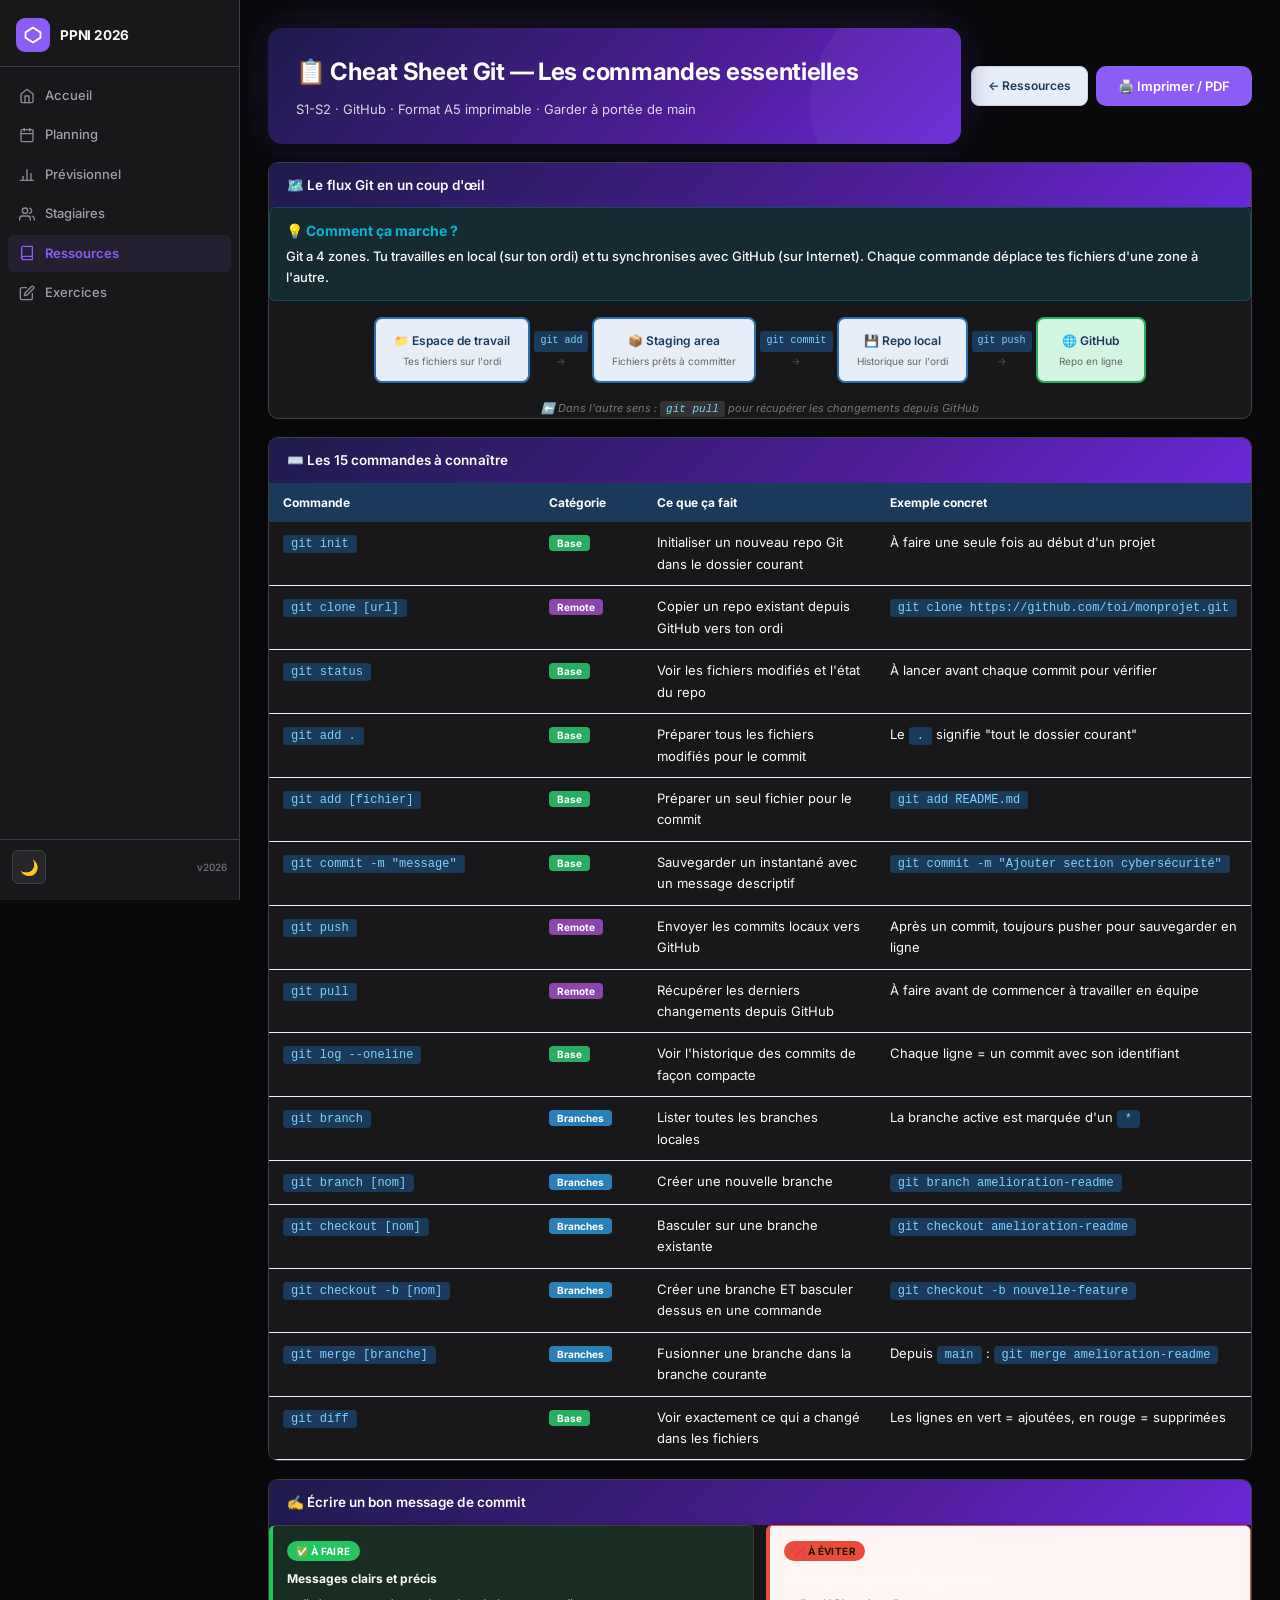
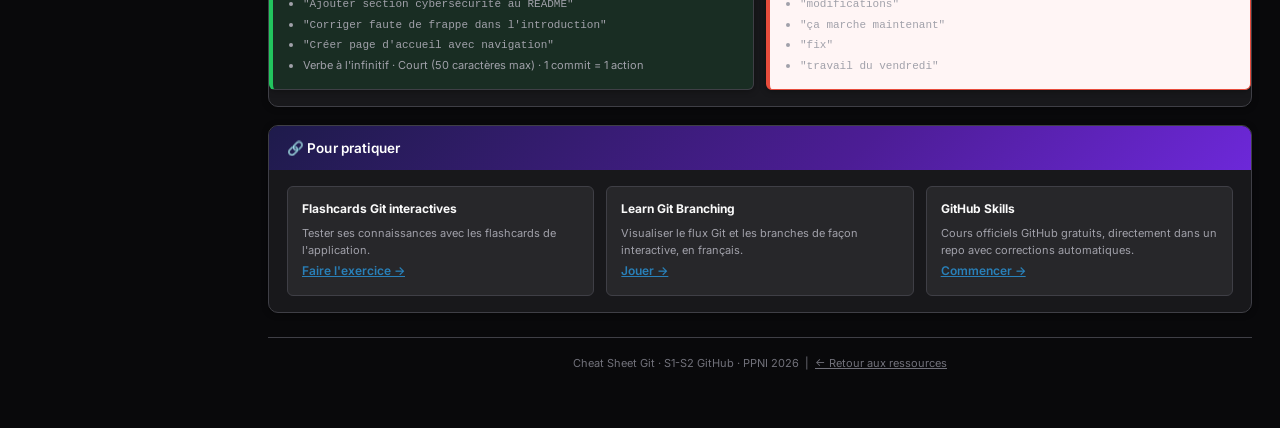
<file: ressources/fiche-git.html>
﻿<!doctype html>
<html lang="fr">
  <head>
    <meta charset="UTF-8" />
    <meta name="viewport" content="width=device-width, initial-scale=1" />
    <title>Cheat Sheet Git — PPNI 2026</title>
    <link rel="preconnect" href="https://fonts.googleapis.com" />
    <link rel="preconnect" href="https://fonts.gstatic.com" crossorigin />
    <link
      href="https://fonts.googleapis.com/css2?family=Inter:wght@400;500;600;700&display=swap"
      rel="stylesheet"
    />
<script>(function(){var t=localStorage.getItem('ppni-theme')||'dark';document.documentElement.setAttribute('data-theme',t);})();</script>
    <link rel="stylesheet" href="../css/shared.css" />
    <style>
      .git-table {
        width: 100%;
        border-collapse: collapse;
        font-size: 13px;
      }
      .git-table th {
        background: #1a3a5c;
        color: #fff;
        padding: 10px 14px;
        text-align: left;
        font-size: 12px;
      }
      .git-table td {
        padding: 10px 14px;
        border-bottom: 1px solid #e8eef7;
        vertical-align: top;
      }
      .git-table tr:hover td {
        background: #f5f8fc;
      }
      .git-table code {
        background: #1a3a5c;
        color: #7dd3fc;
        padding: 2px 8px;
        border-radius: 4px;
        font-size: 12px;
        font-family: "Courier New", monospace;
        white-space: nowrap;
      }
      .git-table .cat {
        font-size: 10px;
        font-weight: 700;
        color: #fff;
        padding: 2px 8px;
        border-radius: 4px;
        white-space: nowrap;
      }
      .cat-base {
        background: #27ae60;
      }
      .cat-branch {
        background: #2980b9;
      }
      .cat-remote {
        background: #8e44ad;
      }
      .cat-undo {
        background: #e67e22;
      }
      .flux-diagram {
        display: flex;
        align-items: center;
        justify-content: center;
        gap: 0;
        flex-wrap: wrap;
        margin: 16px 0;
      }
      .flux-box {
        background: #e8eef7;
        border: 2px solid #2c6fad;
        border-radius: 8px;
        padding: 12px 18px;
        text-align: center;
        font-size: 12px;
        font-weight: 600;
        color: #1a3a5c;
        min-width: 110px;
      }
      .flux-box span {
        display: block;
        font-size: 10px;
        font-weight: 400;
        color: #666;
        margin-top: 2px;
      }
      .flux-arrow {
        display: flex;
        flex-direction: column;
        align-items: center;
        padding: 0 4px;
        font-size: 10px;
        color: #555;
        gap: 1px;
      }
      .flux-arrow .cmd {
        background: #1a3a5c;
        color: #7dd3fc;
        padding: 2px 6px;
        border-radius: 3px;
        font-size: 10px;
        font-family: monospace;
      }
      .schema-note {
        font-size: 11px;
        color: #777;
        text-align: center;
        margin-top: 8px;
        font-style: italic;
      }
      @media print {
        .topbar,
        .print-btn,
        nav {
          display: none !important;
        }
        .page-wrapper {
          padding: 0 !important;
        }
        .section-box {
          break-inside: avoid;
          border: 1px solid #ccc !important;
          box-shadow: none !important;
        }
        body {
          font-size: 11px;
        }
      }
    </style>
  </head>
  <body>
    <aside class="sidebar" id="sidebar">
      <div class="sidebar-brand">
        <div class="brand-logo"><svg width="18" height="18" viewBox="0 0 24 24" fill="none" stroke="currentColor" stroke-width="2.5" stroke-linecap="round" stroke-linejoin="round"><polygon points="12 2 22 8.5 22 15.5 12 22 2 15.5 2 8.5"/></svg></div>
        <span class="brand-text">PPNI 2026</span>
      </div>
      <nav class="sidebar-nav">
        <a href="../index.html" class="nav-item">
          <span class="nav-icon"><svg width="16" height="16" viewBox="0 0 24 24" fill="none" stroke="currentColor" stroke-width="2" stroke-linecap="round" stroke-linejoin="round"><path d="m3 9 9-7 9 7v11a2 2 0 0 1-2 2H5a2 2 0 0 1-2-2z"/><polyline points="9 22 9 12 15 12 15 22"/></svg></span>
          <span>Accueil</span>
        </a>
        <a href="../planning.html" class="nav-item">
          <span class="nav-icon"><svg width="16" height="16" viewBox="0 0 24 24" fill="none" stroke="currentColor" stroke-width="2" stroke-linecap="round" stroke-linejoin="round"><rect x="3" y="4" width="18" height="18" rx="2" ry="2"/><line x1="16" y1="2" x2="16" y2="6"/><line x1="8" y1="2" x2="8" y2="6"/><line x1="3" y1="10" x2="21" y2="10"/></svg></span>
          <span>Planning</span>
        </a>
        <a href="../previsionnel.html" class="nav-item">
          <span class="nav-icon"><svg width="16" height="16" viewBox="0 0 24 24" fill="none" stroke="currentColor" stroke-width="2" stroke-linecap="round" stroke-linejoin="round"><line x1="18" y1="20" x2="18" y2="10"/><line x1="12" y1="20" x2="12" y2="4"/><line x1="6" y1="20" x2="6" y2="14"/><line x1="2" y1="20" x2="22" y2="20"/></svg></span>
          <span>Pr&#233;visionnel</span>
        </a>
        <a href="../previsionnel_stagiaire.html" class="nav-item">
          <span class="nav-icon"><svg width="16" height="16" viewBox="0 0 24 24" fill="none" stroke="currentColor" stroke-width="2" stroke-linecap="round" stroke-linejoin="round"><path d="M17 21v-2a4 4 0 0 0-4-4H5a4 4 0 0 0-4 4v2"/><circle cx="9" cy="7" r="4"/><path d="M23 21v-2a4 4 0 0 0-3-3.87"/><path d="M16 3.13a4 4 0 0 1 0 7.75"/></svg></span>
          <span>Stagiaires</span>
        </a>
        <a href="index.html" class="nav-item active">
          <span class="nav-icon"><svg width="16" height="16" viewBox="0 0 24 24" fill="none" stroke="currentColor" stroke-width="2" stroke-linecap="round" stroke-linejoin="round"><path d="M4 19.5A2.5 2.5 0 0 1 6.5 17H20"/><path d="M6.5 2H20v20H6.5A2.5 2.5 0 0 1 4 19.5v-15A2.5 2.5 0 0 1 6.5 2z"/></svg></span>
          <span>Ressources</span>
        </a>
        <a href="../exercices/index.html" class="nav-item">
          <span class="nav-icon"><svg width="16" height="16" viewBox="0 0 24 24" fill="none" stroke="currentColor" stroke-width="2" stroke-linecap="round" stroke-linejoin="round"><path d="M11 4H4a2 2 0 0 0-2 2v14a2 2 0 0 0 2 2h14a2 2 0 0 0 2-2v-7"/><path d="M18.5 2.5a2.121 2.121 0 0 1 3 3L12 15l-4 1 1-4 9.5-9.5z"/></svg></span>
          <span>Exercices</span>
        </a>
      </nav>
      <div class="sidebar-footer">
        <button class="theme-toggle" onclick="toggleTheme()" title="Changer le th&#232;me">
          <span class="theme-icon">&#127769;</span>
        </button>
        <span class="sidebar-version">v2026</span>
      </div>
    </aside>
    <main class="main-content">
    <div class="sidebar-overlay" onclick="closeSidebar()"></div>
    <header class="mobile-topbar">
      <button class="hamburger" onclick="toggleSidebar()" aria-label="Menu"><svg width="18" height="18" viewBox="0 0 24 24" fill="none" stroke="currentColor" stroke-width="2" stroke-linecap="round" stroke-linejoin="round"><line x1="3" y1="6" x2="21" y2="6"/><line x1="3" y1="12" x2="21" y2="12"/><line x1="3" y1="18" x2="21" y2="18"/></svg></button>
      <span class="mobile-brand">PPNI 2026</span>
    </header>

    <div class="page-wrapper">
      <div
        style="
          display: flex;
          align-items: center;
          justify-content: space-between;
          margin-bottom: 18px;
          flex-wrap: wrap;
          gap: 10px;
        "
      >
        <div class="doc-header" style="flex: 1; margin-bottom: 0">
          <h1>📋 Cheat Sheet Git — Les commandes essentielles</h1>
          <div class="meta">
            S1-S2 · GitHub · Format A5 imprimable · Garder à portée de main
          </div>
        </div>
        <div style="display: flex; gap: 8px; flex-shrink: 0; flex-wrap: wrap">
          <a
            href="index.html"
            style="
              display: inline-flex;
              align-items: center;
              gap: 6px;
              padding: 9px 16px;
              background: #e8eef7;
              color: #1a3a5c;
              border: 1px solid #c5d3e8;
              border-radius: 8px;
              font-size: 12px;
              font-weight: 600;
              text-decoration: none;
            "
            >← Ressources</a
          >
          <button class="print-btn" onclick="window.print()">
            🖨️ Imprimer / PDF
          </button>
        </div>
      </div>

      <!-- SCHÉMA DU FLUX -->
      <div class="section-box">
        <h2>🗺️ Le flux Git en un coup d'œil</h2>
        <div class="falc-intro">
          <strong>💡 Comment ça marche ?</strong>
          Git a 4 zones. Tu travailles en local (sur ton ordi) et tu
          synchronises avec GitHub (sur Internet). Chaque commande déplace tes
          fichiers d'une zone à l'autre.
        </div>
        <div class="flux-diagram">
          <div class="flux-box">
            📁 Espace de travail
            <span>Tes fichiers sur l'ordi</span>
          </div>
          <div class="flux-arrow">
            <span class="cmd">git add</span>
            <span>→</span>
          </div>
          <div class="flux-box">
            📦 Staging area
            <span>Fichiers prêts à committer</span>
          </div>
          <div class="flux-arrow">
            <span class="cmd">git commit</span>
            <span>→</span>
          </div>
          <div class="flux-box">
            💾 Repo local
            <span>Historique sur l'ordi</span>
          </div>
          <div class="flux-arrow">
            <span class="cmd">git push</span>
            <span>→</span>
          </div>
          <div
            class="flux-box"
            style="background: #d5f5e3; border-color: #27ae60"
          >
            🌐 GitHub
            <span>Repo en ligne</span>
          </div>
        </div>
        <div class="schema-note">
          ⬅️ Dans l'autre sens :
          <code
            style="
              background: #333;
              color: #7dd3fc;
              padding: 2px 6px;
              border-radius: 3px;
              font-size: 11px;
            "
            >git pull</code
          >
          pour récupérer les changements depuis GitHub
        </div>
      </div>

      <!-- TABLE COMMANDES -->
      <div class="section-box">
        <h2>⌨️ Les 15 commandes à connaître</h2>
        <table class="git-table">
          <thead>
            <tr>
              <th style="width: 30%">Commande</th>
              <th style="width: 12%">Catégorie</th>
              <th style="width: 30%">Ce que ça fait</th>
              <th>Exemple concret</th>
            </tr>
          </thead>
          <tbody>
            <tr>
              <td><code>git init</code></td>
              <td><span class="cat cat-base">Base</span></td>
              <td>Initialiser un nouveau repo Git dans le dossier courant</td>
              <td>À faire une seule fois au début d'un projet</td>
            </tr>
            <tr>
              <td><code>git clone [url]</code></td>
              <td><span class="cat cat-remote">Remote</span></td>
              <td>Copier un repo existant depuis GitHub vers ton ordi</td>
              <td>
                <code>git clone https://github.com/toi/monprojet.git</code>
              </td>
            </tr>
            <tr>
              <td><code>git status</code></td>
              <td><span class="cat cat-base">Base</span></td>
              <td>Voir les fichiers modifiés et l'état du repo</td>
              <td>À lancer avant chaque commit pour vérifier</td>
            </tr>
            <tr>
              <td><code>git add .</code></td>
              <td><span class="cat cat-base">Base</span></td>
              <td>Préparer tous les fichiers modifiés pour le commit</td>
              <td>Le <code>.</code> signifie "tout le dossier courant"</td>
            </tr>
            <tr>
              <td><code>git add [fichier]</code></td>
              <td><span class="cat cat-base">Base</span></td>
              <td>Préparer un seul fichier pour le commit</td>
              <td><code>git add README.md</code></td>
            </tr>
            <tr>
              <td><code>git commit -m "message"</code></td>
              <td><span class="cat cat-base">Base</span></td>
              <td>Sauvegarder un instantané avec un message descriptif</td>
              <td>
                <code>git commit -m "Ajouter section cybersécurité"</code>
              </td>
            </tr>
            <tr>
              <td><code>git push</code></td>
              <td><span class="cat cat-remote">Remote</span></td>
              <td>Envoyer les commits locaux vers GitHub</td>
              <td>
                Après un commit, toujours pusher pour sauvegarder en ligne
              </td>
            </tr>
            <tr>
              <td><code>git pull</code></td>
              <td><span class="cat cat-remote">Remote</span></td>
              <td>Récupérer les derniers changements depuis GitHub</td>
              <td>À faire avant de commencer à travailler en équipe</td>
            </tr>
            <tr>
              <td><code>git log --oneline</code></td>
              <td><span class="cat cat-base">Base</span></td>
              <td>Voir l'historique des commits de façon compacte</td>
              <td>Chaque ligne = un commit avec son identifiant</td>
            </tr>
            <tr>
              <td><code>git branch</code></td>
              <td><span class="cat cat-branch">Branches</span></td>
              <td>Lister toutes les branches locales</td>
              <td>La branche active est marquée d'un <code>*</code></td>
            </tr>
            <tr>
              <td><code>git branch [nom]</code></td>
              <td><span class="cat cat-branch">Branches</span></td>
              <td>Créer une nouvelle branche</td>
              <td><code>git branch amelioration-readme</code></td>
            </tr>
            <tr>
              <td><code>git checkout [nom]</code></td>
              <td><span class="cat cat-branch">Branches</span></td>
              <td>Basculer sur une branche existante</td>
              <td><code>git checkout amelioration-readme</code></td>
            </tr>
            <tr>
              <td><code>git checkout -b [nom]</code></td>
              <td><span class="cat cat-branch">Branches</span></td>
              <td>Créer une branche ET basculer dessus en une commande</td>
              <td><code>git checkout -b nouvelle-feature</code></td>
            </tr>
            <tr>
              <td><code>git merge [branche]</code></td>
              <td><span class="cat cat-branch">Branches</span></td>
              <td>Fusionner une branche dans la branche courante</td>
              <td>
                Depuis <code>main</code> :
                <code>git merge amelioration-readme</code>
              </td>
            </tr>
            <tr>
              <td><code>git diff</code></td>
              <td><span class="cat cat-base">Base</span></td>
              <td>Voir exactement ce qui a changé dans les fichiers</td>
              <td>Les lignes en vert = ajoutées, en rouge = supprimées</td>
            </tr>
          </tbody>
        </table>
      </div>

      <!-- RÈGLES DU BON COMMIT -->
      <div class="section-box">
        <h2>✍️ Écrire un bon message de commit</h2>
        <div class="module-grid" style="grid-template-columns: 1fr 1fr">
          <div class="module-card pratique">
            <span class="module-tag pratique">✅ À faire</span>
            <h4>Messages clairs et précis</h4>
            <ul>
              <li><code>"Ajouter section cybersécurité au README"</code></li>
              <li>
                <code>"Corriger faute de frappe dans l'introduction"</code>
              </li>
              <li><code>"Créer page d'accueil avec navigation"</code></li>
              <li>
                Verbe à l'infinitif · Court (50 caractères max) · 1 commit = 1
                action
              </li>
            </ul>
          </div>
          <div
            class="module-card theorie"
            style="border-color: #e74c3c; background: #fff5f5"
          >
            <span class="module-tag theorie" style="background: #e74c3c"
              >❌ À éviter</span
            >
            <h4>Messages vagues ou trop généraux</h4>
            <ul>
              <li><code>"modifications"</code></li>
              <li><code>"ça marche maintenant"</code></li>
              <li><code>"fix"</code></li>
              <li><code>"travail du vendredi"</code></li>
            </ul>
          </div>
        </div>
      </div>

      <!-- RESSOURCES -->
      <div class="section-box">
        <h2>🔗 Pour pratiquer</h2>
        <div class="ressource-grid">
          <div class="ressource-card">
            <h4>Flashcards Git interactives</h4>
            <p>
              Tester ses connaissances avec les flashcards de l'application.
            </p>
            <a
              href="../exercices/quiz-git.html"
              style="font-size: 12px; color: #2980b9; font-weight: 600"
              >Faire l'exercice →</a
            >
          </div>
          <div class="ressource-card">
            <h4>Learn Git Branching</h4>
            <p>
              Visualiser le flux Git et les branches de façon interactive, en
              français.
            </p>
            <a
              href="https://learngitbranching.js.org/?locale=fr_FR"
              target="_blank"
              rel="noopener"
              style="font-size: 12px; color: #2980b9; font-weight: 600"
              >Jouer →</a
            >
          </div>
          <div class="ressource-card">
            <h4>GitHub Skills</h4>
            <p>
              Cours officiels GitHub gratuits, directement dans un repo avec
              corrections automatiques.
            </p>
            <a
              href="https://skills.github.com"
              target="_blank"
              rel="noopener"
              style="font-size: 12px; color: #2980b9; font-weight: 600"
              >Commencer →</a
            >
          </div>
        </div>
      </div>

      <div class="footer">
        Cheat Sheet Git · S1-S2 GitHub · PPNI 2026 &nbsp;|&nbsp;
        <a href="index.html" style="color: inherit">← Retour aux ressources</a>
      </div>
    </div>
    </main>
    <script src="../js/app.js"></script>
  </body>
</html>
</file>
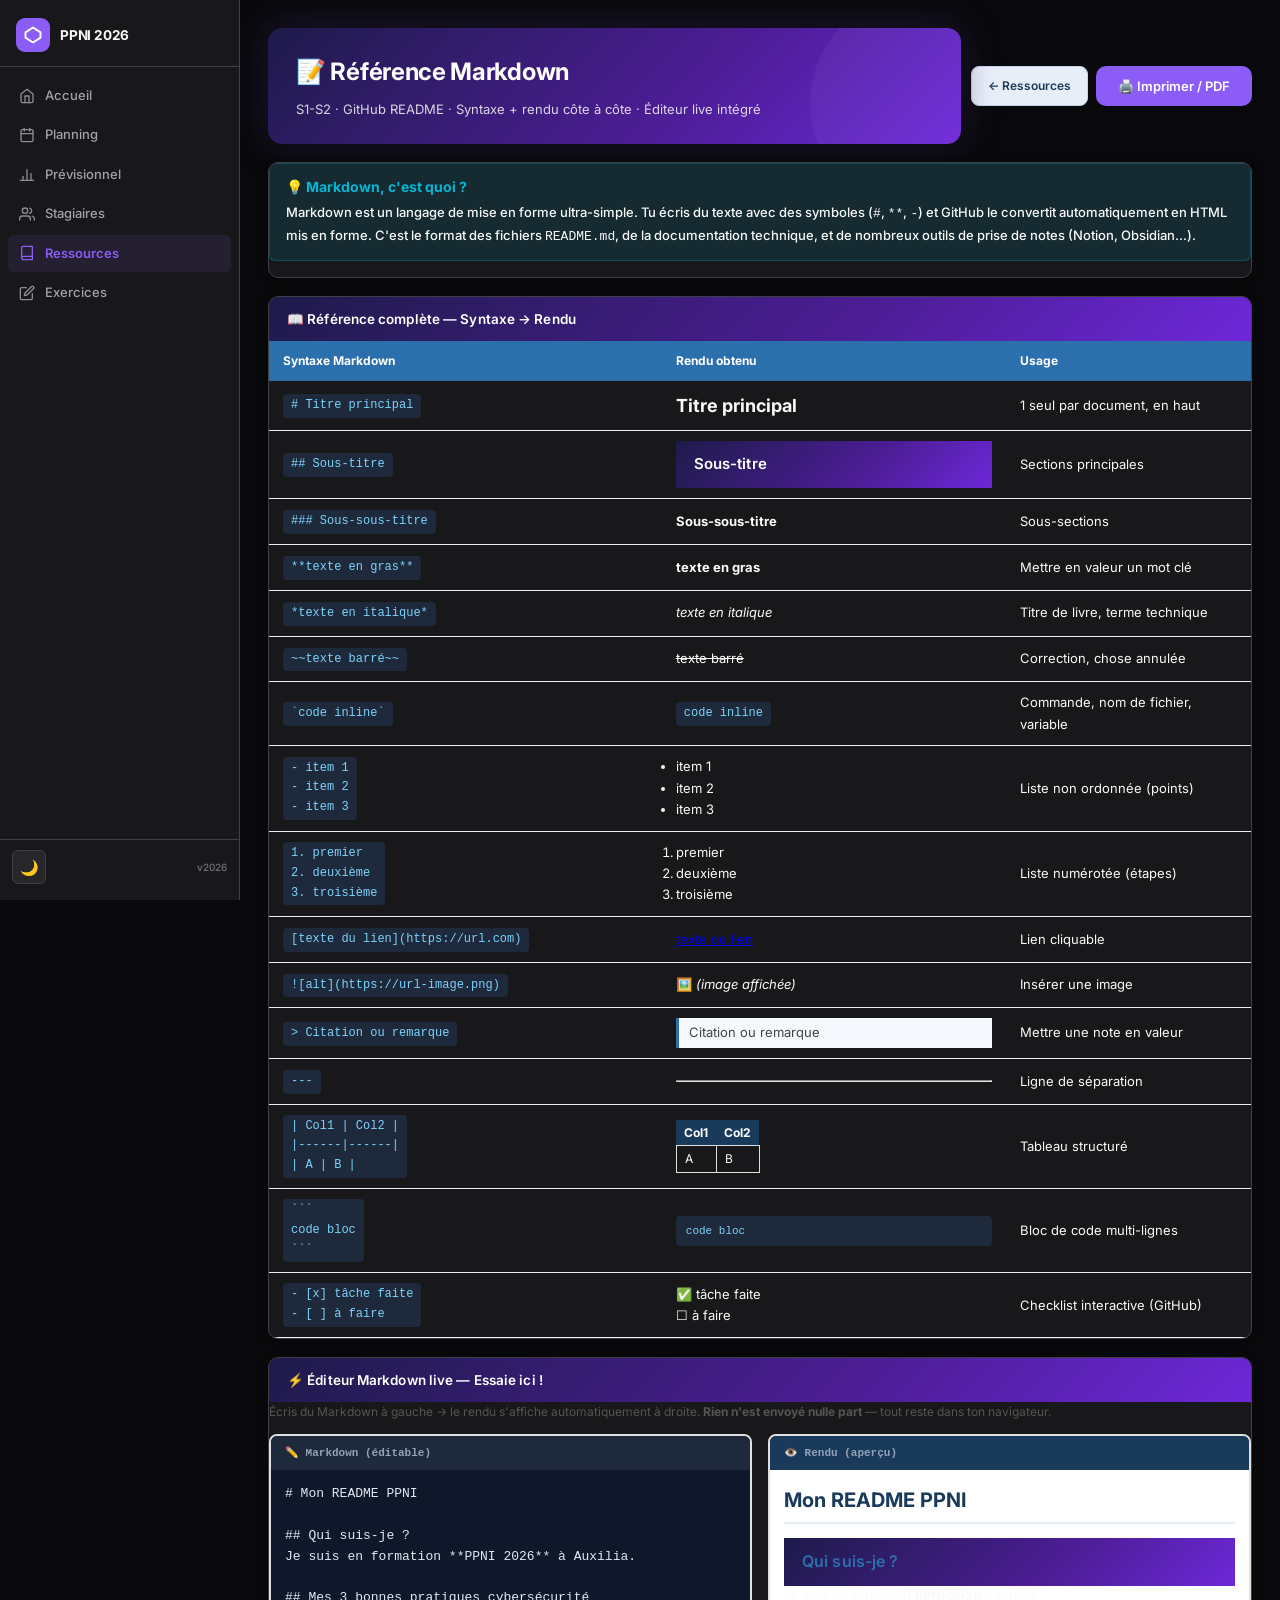
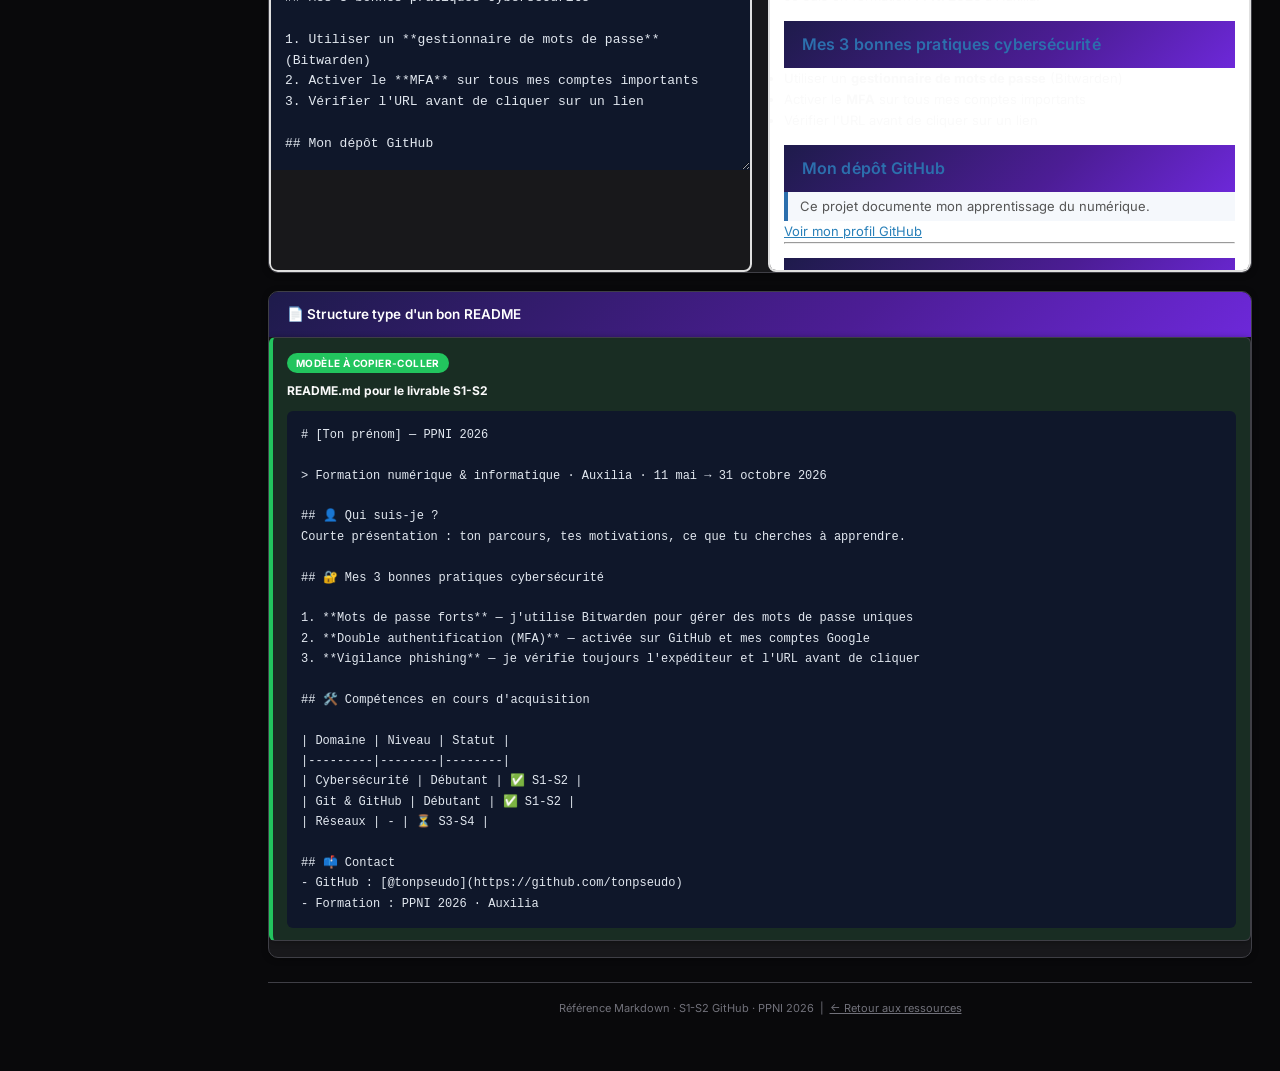
<file: ressources/fiche-markdown.html>
﻿<!doctype html>
<html lang="fr">
  <head>
    <meta charset="UTF-8" />
    <meta name="viewport" content="width=device-width, initial-scale=1" />
    <title>Référence Markdown — PPNI 2026</title>
    <link rel="preconnect" href="https://fonts.googleapis.com" />
    <link rel="preconnect" href="https://fonts.gstatic.com" crossorigin />
    <link
      href="https://fonts.googleapis.com/css2?family=Inter:wght@400;500;600;700&display=swap"
      rel="stylesheet"
    />
<script>(function(){var t=localStorage.getItem('ppni-theme')||'dark';document.documentElement.setAttribute('data-theme',t);})();</script>
    <link rel="stylesheet" href="../css/shared.css" />
    <style>
      .md-table {
        width: 100%;
        border-collapse: collapse;
        font-size: 13px;
      }
      .md-table th {
        background: #2c6fad;
        color: #fff;
        padding: 10px 14px;
        text-align: left;
        font-size: 12px;
      }
      .md-table td {
        padding: 10px 14px;
        border-bottom: 1px solid #e8eef7;
        vertical-align: middle;
      }
      .md-table tr:hover td {
        background: #f5f8fc;
      }
      .md-table code {
        background: #1e293b;
        color: #7dd3fc;
        padding: 2px 8px;
        border-radius: 4px;
        font-size: 12px;
        font-family: "Courier New", monospace;
        white-space: pre;
        display: inline-block;
      }
      .md-table .rendu {
        font-size: 13px;
      }
      .md-table .rendu h1 {
        font-size: 18px;
        margin: 0;
      }
      .md-table .rendu h2 {
        font-size: 15px;
        margin: 0;
      }
      .md-table .rendu h3 {
        font-size: 13px;
        margin: 0;
      }
      .live-editor {
        display: grid;
        grid-template-columns: 1fr 1fr;
        gap: 16px;
        margin-top: 12px;
      }
      .editor-pane {
        border: 2px solid #e0e0e0;
        border-radius: 8px;
        overflow: hidden;
      }
      .editor-pane-header {
        background: #1e293b;
        color: #94a3b8;
        padding: 8px 14px;
        font-size: 11px;
        font-weight: 600;
        font-family: monospace;
      }
      .editor-pane textarea {
        width: 100%;
        min-height: 300px;
        padding: 14px;
        border: none;
        font-family: "Courier New", monospace;
        font-size: 13px;
        resize: vertical;
        background: #0f172a;
        color: #e2e8f0;
        box-sizing: border-box;
        line-height: 1.6;
      }
      .editor-pane iframe {
        width: 100%;
        min-height: 300px;
        border: none;
        background: #fff;
        padding: 14px;
        box-sizing: border-box;
      }
      .editor-pane-preview {
        padding: 14px;
        min-height: 300px;
        background: #fff;
        font-size: 13px;
        line-height: 1.6;
        overflow-y: auto;
        max-height: 400px;
      }
      .editor-pane-preview h1 {
        font-size: 20px;
        color: #1a3a5c;
        border-bottom: 2px solid #e8eef7;
        padding-bottom: 6px;
      }
      .editor-pane-preview h2 {
        font-size: 16px;
        color: #2c6fad;
        margin-top: 14px;
      }
      .editor-pane-preview h3 {
        font-size: 14px;
        color: #444;
      }
      .editor-pane-preview code {
        background: #f1f5f9;
        padding: 1px 6px;
        border-radius: 3px;
        font-size: 12px;
      }
      .editor-pane-preview pre {
        background: #1e293b;
        color: #7dd3fc;
        padding: 12px;
        border-radius: 6px;
        overflow-x: auto;
      }
      .editor-pane-preview blockquote {
        border-left: 4px solid #2c6fad;
        margin: 0;
        padding: 4px 12px;
        color: #555;
        background: #f5f8fc;
      }
      .editor-pane-preview table {
        border-collapse: collapse;
        width: 100%;
      }
      .editor-pane-preview th {
        background: #1a3a5c;
        color: #fff;
        padding: 6px 10px;
      }
      .editor-pane-preview td {
        padding: 6px 10px;
        border: 1px solid #e0e0e0;
      }
      .editor-pane-preview a {
        color: #2980b9;
      }
      .editor-pane-preview img {
        max-width: 100%;
      }
      @media (max-width: 700px) {
        .live-editor {
          grid-template-columns: 1fr;
        }
      }
      @media print {
        .topbar,
        .print-btn,
        nav,
        .live-editor {
          display: none !important;
        }
        .page-wrapper {
          padding: 0 !important;
        }
        .section-box {
          break-inside: avoid;
          border: 1px solid #ccc !important;
          box-shadow: none !important;
        }
      }
    </style>
  </head>
  <body>
    <aside class="sidebar" id="sidebar">
      <div class="sidebar-brand">
        <div class="brand-logo"><svg width="18" height="18" viewBox="0 0 24 24" fill="none" stroke="currentColor" stroke-width="2.5" stroke-linecap="round" stroke-linejoin="round"><polygon points="12 2 22 8.5 22 15.5 12 22 2 15.5 2 8.5"/></svg></div>
        <span class="brand-text">PPNI 2026</span>
      </div>
      <nav class="sidebar-nav">
        <a href="../index.html" class="nav-item">
          <span class="nav-icon"><svg width="16" height="16" viewBox="0 0 24 24" fill="none" stroke="currentColor" stroke-width="2" stroke-linecap="round" stroke-linejoin="round"><path d="m3 9 9-7 9 7v11a2 2 0 0 1-2 2H5a2 2 0 0 1-2-2z"/><polyline points="9 22 9 12 15 12 15 22"/></svg></span>
          <span>Accueil</span>
        </a>
        <a href="../planning.html" class="nav-item">
          <span class="nav-icon"><svg width="16" height="16" viewBox="0 0 24 24" fill="none" stroke="currentColor" stroke-width="2" stroke-linecap="round" stroke-linejoin="round"><rect x="3" y="4" width="18" height="18" rx="2" ry="2"/><line x1="16" y1="2" x2="16" y2="6"/><line x1="8" y1="2" x2="8" y2="6"/><line x1="3" y1="10" x2="21" y2="10"/></svg></span>
          <span>Planning</span>
        </a>
        <a href="../previsionnel.html" class="nav-item">
          <span class="nav-icon"><svg width="16" height="16" viewBox="0 0 24 24" fill="none" stroke="currentColor" stroke-width="2" stroke-linecap="round" stroke-linejoin="round"><line x1="18" y1="20" x2="18" y2="10"/><line x1="12" y1="20" x2="12" y2="4"/><line x1="6" y1="20" x2="6" y2="14"/><line x1="2" y1="20" x2="22" y2="20"/></svg></span>
          <span>Pr&#233;visionnel</span>
        </a>
        <a href="../previsionnel_stagiaire.html" class="nav-item">
          <span class="nav-icon"><svg width="16" height="16" viewBox="0 0 24 24" fill="none" stroke="currentColor" stroke-width="2" stroke-linecap="round" stroke-linejoin="round"><path d="M17 21v-2a4 4 0 0 0-4-4H5a4 4 0 0 0-4 4v2"/><circle cx="9" cy="7" r="4"/><path d="M23 21v-2a4 4 0 0 0-3-3.87"/><path d="M16 3.13a4 4 0 0 1 0 7.75"/></svg></span>
          <span>Stagiaires</span>
        </a>
        <a href="index.html" class="nav-item active">
          <span class="nav-icon"><svg width="16" height="16" viewBox="0 0 24 24" fill="none" stroke="currentColor" stroke-width="2" stroke-linecap="round" stroke-linejoin="round"><path d="M4 19.5A2.5 2.5 0 0 1 6.5 17H20"/><path d="M6.5 2H20v20H6.5A2.5 2.5 0 0 1 4 19.5v-15A2.5 2.5 0 0 1 6.5 2z"/></svg></span>
          <span>Ressources</span>
        </a>
        <a href="../exercices/index.html" class="nav-item">
          <span class="nav-icon"><svg width="16" height="16" viewBox="0 0 24 24" fill="none" stroke="currentColor" stroke-width="2" stroke-linecap="round" stroke-linejoin="round"><path d="M11 4H4a2 2 0 0 0-2 2v14a2 2 0 0 0 2 2h14a2 2 0 0 0 2-2v-7"/><path d="M18.5 2.5a2.121 2.121 0 0 1 3 3L12 15l-4 1 1-4 9.5-9.5z"/></svg></span>
          <span>Exercices</span>
        </a>
      </nav>
      <div class="sidebar-footer">
        <button class="theme-toggle" onclick="toggleTheme()" title="Changer le th&#232;me">
          <span class="theme-icon">&#127769;</span>
        </button>
        <span class="sidebar-version">v2026</span>
      </div>
    </aside>
    <main class="main-content">
    <div class="sidebar-overlay" onclick="closeSidebar()"></div>
    <header class="mobile-topbar">
      <button class="hamburger" onclick="toggleSidebar()" aria-label="Menu"><svg width="18" height="18" viewBox="0 0 24 24" fill="none" stroke="currentColor" stroke-width="2" stroke-linecap="round" stroke-linejoin="round"><line x1="3" y1="6" x2="21" y2="6"/><line x1="3" y1="12" x2="21" y2="12"/><line x1="3" y1="18" x2="21" y2="18"/></svg></button>
      <span class="mobile-brand">PPNI 2026</span>
    </header>

    <div class="page-wrapper">
      <div
        style="
          display: flex;
          align-items: center;
          justify-content: space-between;
          margin-bottom: 18px;
          flex-wrap: wrap;
          gap: 10px;
        "
      >
        <div class="doc-header" style="flex: 1; margin-bottom: 0">
          <h1>📝 Référence Markdown</h1>
          <div class="meta">
            S1-S2 · GitHub README · Syntaxe + rendu côte à côte · Éditeur live
            intégré
          </div>
        </div>
        <div style="display: flex; gap: 8px; flex-shrink: 0; flex-wrap: wrap">
          <a
            href="index.html"
            style="
              display: inline-flex;
              align-items: center;
              gap: 6px;
              padding: 9px 16px;
              background: #e8eef7;
              color: #1a3a5c;
              border: 1px solid #c5d3e8;
              border-radius: 8px;
              font-size: 12px;
              font-weight: 600;
              text-decoration: none;
            "
            >← Ressources</a
          >
          <button class="print-btn" onclick="window.print()">
            🖨️ Imprimer / PDF
          </button>
        </div>
      </div>

      <!-- INTRO -->
      <div class="section-box">
        <div class="falc-intro">
          <strong>💡 Markdown, c'est quoi ?</strong>
          Markdown est un langage de mise en forme ultra-simple. Tu écris du
          texte avec des symboles (<code>#</code>, <code>**</code>,
          <code>-</code>) et GitHub le convertit automatiquement en HTML mis en
          forme. C'est le format des fichiers <code>README.md</code>, de la
          documentation technique, et de nombreux outils de prise de notes
          (Notion, Obsidian...).
        </div>
      </div>

      <!-- TABLE DE RÉFÉRENCE -->
      <div class="section-box">
        <h2>📖 Référence complète — Syntaxe → Rendu</h2>
        <table class="md-table">
          <thead>
            <tr>
              <th style="width: 40%">Syntaxe Markdown</th>
              <th>Rendu obtenu</th>
              <th style="width: 25%">Usage</th>
            </tr>
          </thead>
          <tbody>
            <tr>
              <td><code># Titre principal</code></td>
              <td class="rendu"><h1>Titre principal</h1></td>
              <td>1 seul par document, en haut</td>
            </tr>
            <tr>
              <td><code>## Sous-titre</code></td>
              <td class="rendu"><h2>Sous-titre</h2></td>
              <td>Sections principales</td>
            </tr>
            <tr>
              <td><code>### Sous-sous-titre</code></td>
              <td class="rendu"><h3>Sous-sous-titre</h3></td>
              <td>Sous-sections</td>
            </tr>
            <tr>
              <td><code>**texte en gras**</code></td>
              <td class="rendu"><strong>texte en gras</strong></td>
              <td>Mettre en valeur un mot clé</td>
            </tr>
            <tr>
              <td><code>*texte en italique*</code></td>
              <td class="rendu"><em>texte en italique</em></td>
              <td>Titre de livre, terme technique</td>
            </tr>
            <tr>
              <td><code>~~texte barré~~</code></td>
              <td class="rendu"><s>texte barré</s></td>
              <td>Correction, chose annulée</td>
            </tr>
            <tr>
              <td><code>`code inline`</code></td>
              <td class="rendu"><code>code inline</code></td>
              <td>Commande, nom de fichier, variable</td>
            </tr>
            <tr>
              <td>
                <code>- item 1<br />- item 2<br />- item 3</code>
              </td>
              <td class="rendu">
                <ul>
                  <li>item 1</li>
                  <li>item 2</li>
                  <li>item 3</li>
                </ul>
              </td>
              <td>Liste non ordonnée (points)</td>
            </tr>
            <tr>
              <td>
                <code>1. premier<br />2. deuxième<br />3. troisième</code>
              </td>
              <td class="rendu">
                <ol>
                  <li>premier</li>
                  <li>deuxième</li>
                  <li>troisième</li>
                </ol>
              </td>
              <td>Liste numérotée (étapes)</td>
            </tr>
            <tr>
              <td><code>[texte du lien](https://url.com)</code></td>
              <td class="rendu"><a href="#">texte du lien</a></td>
              <td>Lien cliquable</td>
            </tr>
            <tr>
              <td><code>![alt](https://url-image.png)</code></td>
              <td class="rendu">🖼️ <em>(image affichée)</em></td>
              <td>Insérer une image</td>
            </tr>
            <tr>
              <td><code>&gt; Citation ou remarque</code></td>
              <td class="rendu">
                <blockquote
                  style="
                    border-left: 3px solid #2c6fad;
                    padding: 4px 10px;
                    margin: 0;
                    background: #f5f8fc;
                    color: #444;
                  "
                >
                  Citation ou remarque
                </blockquote>
              </td>
              <td>Mettre une note en valeur</td>
            </tr>
            <tr>
              <td><code>---</code></td>
              <td class="rendu">
                <hr style="margin: 4px 0; border-color: #e0e0e0" />
              </td>
              <td>Ligne de séparation</td>
            </tr>
            <tr>
              <td>
                <code>| Col1 | Col2 |<br />|------|------|<br />| A | B |</code>
              </td>
              <td class="rendu">
                <table style="border-collapse: collapse; font-size: 12px">
                  <tr>
                    <th
                      style="background: #1a3a5c; color: #fff; padding: 3px 8px"
                    >
                      Col1
                    </th>
                    <th
                      style="background: #1a3a5c; color: #fff; padding: 3px 8px"
                    >
                      Col2
                    </th>
                  </tr>
                  <tr>
                    <td style="border: 1px solid #ddd; padding: 3px 8px">A</td>
                    <td style="border: 1px solid #ddd; padding: 3px 8px">B</td>
                  </tr>
                </table>
              </td>
              <td>Tableau structuré</td>
            </tr>
            <tr>
              <td>
                <code>```<br />code bloc<br />```</code>
              </td>
              <td class="rendu">
                <pre
                  style="
                    background: #1e293b;
                    color: #7dd3fc;
                    padding: 6px 10px;
                    border-radius: 4px;
                    margin: 0;
                    font-size: 11px;
                  "
                >
code bloc</pre
                >
              </td>
              <td>Bloc de code multi-lignes</td>
            </tr>
            <tr>
              <td>
                <code>- [x] tâche faite<br />- [ ] à faire</code>
              </td>
              <td class="rendu">
                <ul style="list-style: none; padding: 0; margin: 0">
                  <li>✅ tâche faite</li>
                  <li>☐ à faire</li>
                </ul>
              </td>
              <td>Checklist interactive (GitHub)</td>
            </tr>
          </tbody>
        </table>
      </div>

      <!-- ÉDITEUR LIVE -->
      <div class="section-box">
        <h2>⚡ Éditeur Markdown live — Essaie ici !</h2>
        <p style="font-size: 12px; color: #555; margin-bottom: 12px">
          Écris du Markdown à gauche → le rendu s'affiche automatiquement à
          droite.
          <strong>Rien n'est envoyé nulle part</strong> — tout reste dans ton
          navigateur.
        </p>
        <div class="live-editor">
          <div class="editor-pane">
            <div class="editor-pane-header">✏️ Markdown (éditable)</div>
            <textarea id="md-input" spellcheck="false">
# Mon README PPNI

## Qui suis-je ?
Je suis en formation **PPNI 2026** à Auxilia.

## Mes 3 bonnes pratiques cybersécurité

1. Utiliser un **gestionnaire de mots de passe** (Bitwarden)
2. Activer le **MFA** sur tous mes comptes importants
3. Vérifier l'URL avant de cliquer sur un lien

## Mon dépôt GitHub

> Ce projet documente mon apprentissage du numérique.

[Voir mon profil GitHub](https://github.com)

---

## Checklist S1-S2

- [x] Compte GitHub créé
- [x] README rédigé
- [ ] 3 commits effectués
            </textarea>
          </div>
          <div class="editor-pane">
            <div class="editor-pane-header" style="background: #1a3a5c">
              👁️ Rendu (aperçu)
            </div>
            <div class="editor-pane-preview" id="md-preview"></div>
          </div>
        </div>
      </div>

      <!-- STRUCTURE TYPE README -->
      <div class="section-box">
        <h2>📄 Structure type d'un bon README</h2>
        <div class="module-grid" style="grid-template-columns: 1fr">
          <div class="module-card pratique">
            <span class="module-tag pratique">Modèle à copier-coller</span>
            <h4>README.md pour le livrable S1-S2</h4>
            <pre
              style="
                background: #0f172a;
                color: #e2e8f0;
                padding: 14px;
                border-radius: 6px;
                font-size: 12px;
                overflow-x: auto;
                line-height: 1.7;
                margin-top: 10px;
              "
            >
# [Ton prénom] — PPNI 2026

> Formation numérique & informatique · Auxilia · 11 mai → 31 octobre 2026

## 👤 Qui suis-je ?
Courte présentation : ton parcours, tes motivations, ce que tu cherches à apprendre.

## 🔐 Mes 3 bonnes pratiques cybersécurité

1. **Mots de passe forts** — j'utilise Bitwarden pour gérer des mots de passe uniques
2. **Double authentification (MFA)** — activée sur GitHub et mes comptes Google
3. **Vigilance phishing** — je vérifie toujours l'expéditeur et l'URL avant de cliquer

## 🛠️ Compétences en cours d'acquisition

| Domaine | Niveau | Statut |
|---------|--------|--------|
| Cybersécurité | Débutant | ✅ S1-S2 |
| Git & GitHub | Débutant | ✅ S1-S2 |
| Réseaux | - | ⏳ S3-S4 |

## 📫 Contact
- GitHub : [@tonpseudo](https://github.com/tonpseudo)
- Formation : PPNI 2026 · Auxilia</pre
            >
          </div>
        </div>
      </div>

      <div class="footer">
        Référence Markdown · S1-S2 GitHub · PPNI 2026 &nbsp;|&nbsp;
        <a href="index.html" style="color: inherit">← Retour aux ressources</a>
      </div>
    </div>

    <!-- Convertisseur Markdown minimaliste (pas de dépendance externe) -->
    <script>
      const input = document.getElementById("md-input");
      const preview = document.getElementById("md-preview");

      function mdToHtml(md) {
        return (
          md
            // Blocs de code (```...```)
            .replace(/```([\s\S]*?)```/g, "<pre>$1</pre>")
            // Code inline
            .replace(/`([^`]+)`/g, "<code>$1</code>")
            // Titres
            .replace(/^### (.+)$/gm, "<h3>$1</h3>")
            .replace(/^## (.+)$/gm, "<h2>$1</h2>")
            .replace(/^# (.+)$/gm, "<h1>$1</h1>")
            // Gras
            .replace(/\*\*(.+?)\*\*/g, "<strong>$1</strong>")
            // Italique
            .replace(/\*(.+?)\*/g, "<em>$1</em>")
            // Barré
            .replace(/~~(.+?)~~/g, "<s>$1</s>")
            // Citation
            .replace(/^&gt; (.+)$/gm, "<blockquote>$1</blockquote>")
            .replace(/^> (.+)$/gm, "<blockquote>$1</blockquote>")
            // Checklist
            .replace(/^- \[x\] (.+)$/gm, "<li>✅ $1</li>")
            .replace(/^- \[ \] (.+)$/gm, "<li>☐ $1</li>")
            // Listes à puces
            .replace(/^- (.+)$/gm, "<li>$1</li>")
            // Listes numérotées
            .replace(/^\d+\. (.+)$/gm, "<li>$1</li>")
            // Liens
            .replace(
              /\[([^\]]+)\]\(([^)]+)\)/g,
              '<a href="$2" target="_blank" rel="noopener">$1</a>',
            )
            // Séparateur
            .replace(/^---$/gm, "<hr />")
            // Tableaux simples
            .replace(/^\|(.+)\|$/gm, (m, row) => {
              if (row.replace(/[\s|-]/g, "") === "") return "";
              const cells = row.split("|").map((c) => c.trim());
              return (
                "<tr>" + cells.map((c) => `<td>${c}</td>`).join("") + "</tr>"
              );
            })
            // Paragraphes
            .replace(/\n{2,}/g, "</p><p>")
            .replace(/^(?!<[hlbpui])/gm, "")
        );
      }

      function render() {
        const raw = input.value;
        let html = mdToHtml(raw);
        // Wrap li en ul si besoin
        html = html.replace(/(<li>[\s\S]+?<\/li>)+/g, (m) => `<ul>${m}</ul>`);
        preview.innerHTML = html;
      }

      input.addEventListener("input", render);
      render();
    </script>
    </main>
    <script src="../js/app.js"></script>
  </body>
</html>
</file>
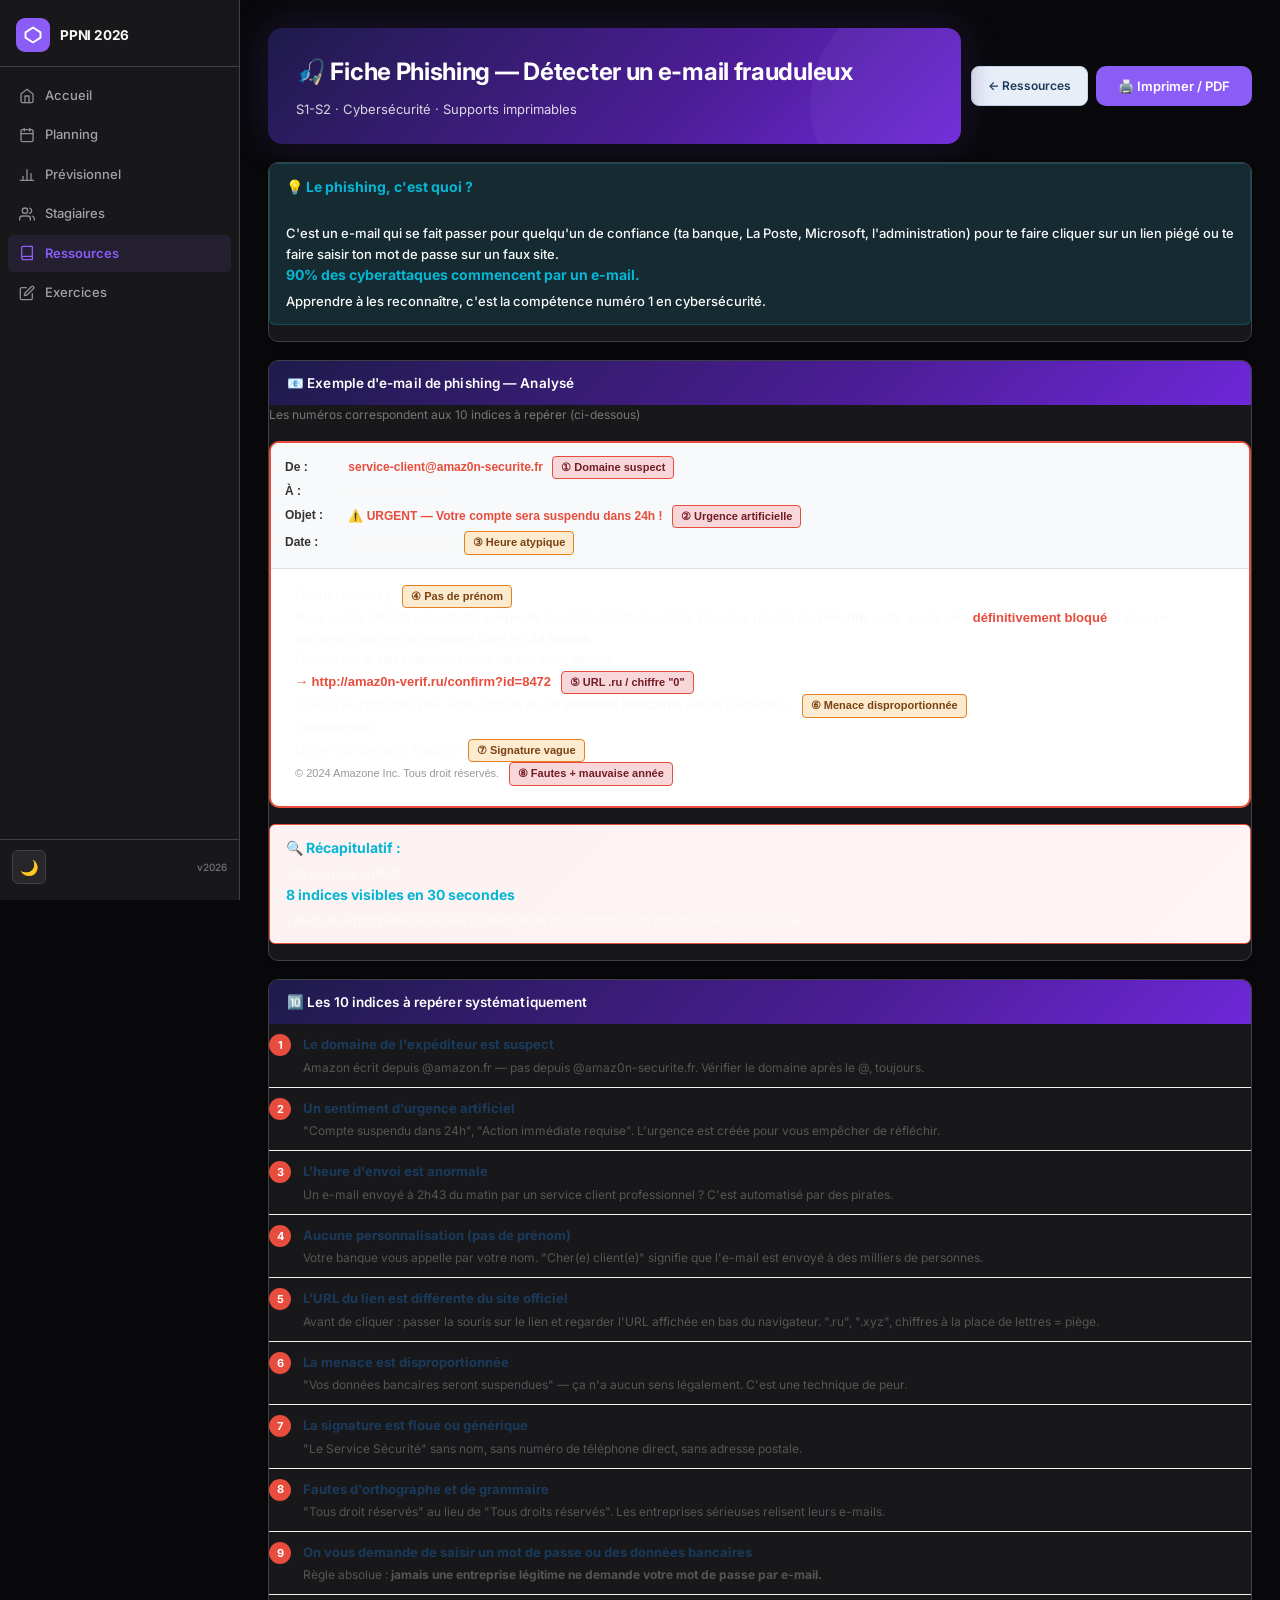
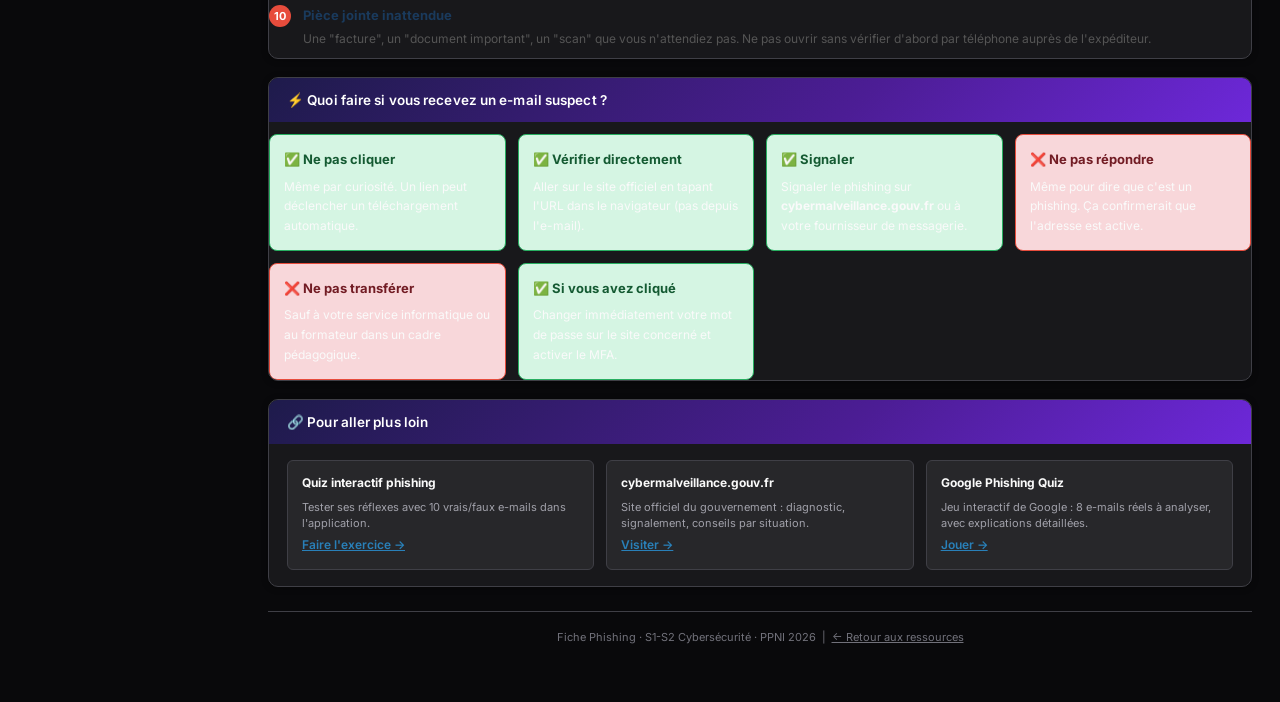
<file: ressources/fiche-phishing.html>
﻿<!doctype html>
<html lang="fr">
  <head>
    <meta charset="UTF-8" />
    <meta name="viewport" content="width=device-width, initial-scale=1" />
    <title>Fiche Phishing — PPNI 2026</title>
    <link rel="preconnect" href="https://fonts.googleapis.com" />
    <link rel="preconnect" href="https://fonts.gstatic.com" crossorigin />
    <link
      href="https://fonts.googleapis.com/css2?family=Inter:wght@400;500;600;700&display=swap"
      rel="stylesheet"
    />
<script>(function(){var t=localStorage.getItem('ppni-theme')||'dark';document.documentElement.setAttribute('data-theme',t);})();</script>
    <link rel="stylesheet" href="../css/shared.css" />
    <style>
      .phishing-email {
        background: #fff;
        border: 2px solid #e74c3c;
        border-radius: 10px;
        padding: 20px 24px;
        margin: 16px 0;
        position: relative;
        font-family: Arial, sans-serif;
        font-size: 13px;
        line-height: 1.6;
      }
      .email-header {
        background: #f8f9fa;
        border-bottom: 1px solid #e0e0e0;
        padding: 10px 14px;
        border-radius: 8px 8px 0 0;
        margin: -20px -24px 16px;
        font-size: 12px;
      }
      .email-header div {
        margin: 3px 0;
      }
      .email-header strong {
        color: #333;
        min-width: 60px;
        display: inline-block;
      }
      .email-suspect {
        color: #e74c3c;
        font-weight: 600;
      }
      .annot {
        display: inline-flex;
        align-items: center;
        gap: 5px;
        background: #fff3cd;
        border: 1px solid #ffc107;
        border-radius: 4px;
        padding: 2px 8px;
        font-size: 11px;
        font-weight: 600;
        color: #856404;
        margin-left: 6px;
        vertical-align: middle;
        white-space: nowrap;
      }
      .annot-red {
        background: #f8d7da;
        border-color: #e74c3c;
        color: #721c24;
      }
      .annot-orange {
        background: #fdebd0;
        border-color: #e67e22;
        color: #784212;
      }
      .index-badge {
        display: inline-flex;
        align-items: center;
        justify-content: center;
        width: 22px;
        height: 22px;
        background: #e74c3c;
        color: #fff;
        border-radius: 50%;
        font-size: 11px;
        font-weight: 700;
        flex-shrink: 0;
      }
      .indice-item {
        display: flex;
        align-items: flex-start;
        gap: 12px;
        padding: 10px 0;
        border-bottom: 1px solid #f0f0f0;
      }
      .indice-item:last-child {
        border-bottom: none;
      }
      .indice-content h4 {
        margin: 0 0 3px;
        font-size: 13px;
        color: #1a3a5c;
      }
      .indice-content p {
        margin: 0;
        font-size: 12px;
        color: #555;
        line-height: 1.5;
      }
      .reflexe-grid {
        display: grid;
        grid-template-columns: repeat(auto-fit, minmax(200px, 1fr));
        gap: 12px;
        margin-top: 12px;
      }
      .reflexe-card {
        background: #d5f5e3;
        border: 1px solid #27ae60;
        border-radius: 8px;
        padding: 14px;
        font-size: 12px;
      }
      .reflexe-card h4 {
        margin: 0 0 6px;
        font-size: 13px;
        color: #145a32;
      }
      .non-card {
        background: #f8d7da;
        border-color: #e74c3c;
      }
      .non-card h4 {
        color: #721c24;
      }
      @media print {
        .topbar,
        .print-btn,
        nav {
          display: none !important;
        }
        .page-wrapper {
          padding: 0 !important;
        }
        .section-box {
          break-inside: avoid;
          border: 1px solid #ccc !important;
          box-shadow: none !important;
        }
        body {
          font-size: 11px;
        }
      }
    </style>
  </head>
  <body>
    <aside class="sidebar" id="sidebar">
      <div class="sidebar-brand">
        <div class="brand-logo"><svg width="18" height="18" viewBox="0 0 24 24" fill="none" stroke="currentColor" stroke-width="2.5" stroke-linecap="round" stroke-linejoin="round"><polygon points="12 2 22 8.5 22 15.5 12 22 2 15.5 2 8.5"/></svg></div>
        <span class="brand-text">PPNI 2026</span>
      </div>
      <nav class="sidebar-nav">
        <a href="../index.html" class="nav-item">
          <span class="nav-icon"><svg width="16" height="16" viewBox="0 0 24 24" fill="none" stroke="currentColor" stroke-width="2" stroke-linecap="round" stroke-linejoin="round"><path d="m3 9 9-7 9 7v11a2 2 0 0 1-2 2H5a2 2 0 0 1-2-2z"/><polyline points="9 22 9 12 15 12 15 22"/></svg></span>
          <span>Accueil</span>
        </a>
        <a href="../planning.html" class="nav-item">
          <span class="nav-icon"><svg width="16" height="16" viewBox="0 0 24 24" fill="none" stroke="currentColor" stroke-width="2" stroke-linecap="round" stroke-linejoin="round"><rect x="3" y="4" width="18" height="18" rx="2" ry="2"/><line x1="16" y1="2" x2="16" y2="6"/><line x1="8" y1="2" x2="8" y2="6"/><line x1="3" y1="10" x2="21" y2="10"/></svg></span>
          <span>Planning</span>
        </a>
        <a href="../previsionnel.html" class="nav-item">
          <span class="nav-icon"><svg width="16" height="16" viewBox="0 0 24 24" fill="none" stroke="currentColor" stroke-width="2" stroke-linecap="round" stroke-linejoin="round"><line x1="18" y1="20" x2="18" y2="10"/><line x1="12" y1="20" x2="12" y2="4"/><line x1="6" y1="20" x2="6" y2="14"/><line x1="2" y1="20" x2="22" y2="20"/></svg></span>
          <span>Pr&#233;visionnel</span>
        </a>
        <a href="../previsionnel_stagiaire.html" class="nav-item">
          <span class="nav-icon"><svg width="16" height="16" viewBox="0 0 24 24" fill="none" stroke="currentColor" stroke-width="2" stroke-linecap="round" stroke-linejoin="round"><path d="M17 21v-2a4 4 0 0 0-4-4H5a4 4 0 0 0-4 4v2"/><circle cx="9" cy="7" r="4"/><path d="M23 21v-2a4 4 0 0 0-3-3.87"/><path d="M16 3.13a4 4 0 0 1 0 7.75"/></svg></span>
          <span>Stagiaires</span>
        </a>
        <a href="index.html" class="nav-item active">
          <span class="nav-icon"><svg width="16" height="16" viewBox="0 0 24 24" fill="none" stroke="currentColor" stroke-width="2" stroke-linecap="round" stroke-linejoin="round"><path d="M4 19.5A2.5 2.5 0 0 1 6.5 17H20"/><path d="M6.5 2H20v20H6.5A2.5 2.5 0 0 1 4 19.5v-15A2.5 2.5 0 0 1 6.5 2z"/></svg></span>
          <span>Ressources</span>
        </a>
        <a href="../exercices/index.html" class="nav-item">
          <span class="nav-icon"><svg width="16" height="16" viewBox="0 0 24 24" fill="none" stroke="currentColor" stroke-width="2" stroke-linecap="round" stroke-linejoin="round"><path d="M11 4H4a2 2 0 0 0-2 2v14a2 2 0 0 0 2 2h14a2 2 0 0 0 2-2v-7"/><path d="M18.5 2.5a2.121 2.121 0 0 1 3 3L12 15l-4 1 1-4 9.5-9.5z"/></svg></span>
          <span>Exercices</span>
        </a>
      </nav>
      <div class="sidebar-footer">
        <button class="theme-toggle" onclick="toggleTheme()" title="Changer le th&#232;me">
          <span class="theme-icon">&#127769;</span>
        </button>
        <span class="sidebar-version">v2026</span>
      </div>
    </aside>
    <main class="main-content">
    <div class="sidebar-overlay" onclick="closeSidebar()"></div>
    <header class="mobile-topbar">
      <button class="hamburger" onclick="toggleSidebar()" aria-label="Menu"><svg width="18" height="18" viewBox="0 0 24 24" fill="none" stroke="currentColor" stroke-width="2" stroke-linecap="round" stroke-linejoin="round"><line x1="3" y1="6" x2="21" y2="6"/><line x1="3" y1="12" x2="21" y2="12"/><line x1="3" y1="18" x2="21" y2="18"/></svg></button>
      <span class="mobile-brand">PPNI 2026</span>
    </header>

    <div class="page-wrapper">
      <div
        style="
          display: flex;
          align-items: center;
          justify-content: space-between;
          margin-bottom: 18px;
          flex-wrap: wrap;
          gap: 10px;
        "
      >
        <div class="doc-header" style="flex: 1; margin-bottom: 0">
          <h1>🎣 Fiche Phishing — Détecter un e-mail frauduleux</h1>
          <div class="meta">S1-S2 · Cybersécurité · Supports imprimables</div>
        </div>
        <div style="display: flex; gap: 8px; flex-shrink: 0; flex-wrap: wrap">
          <a
            href="index.html"
            style="
              display: inline-flex;
              align-items: center;
              gap: 6px;
              padding: 9px 16px;
              background: #e8eef7;
              color: #1a3a5c;
              border: 1px solid #c5d3e8;
              border-radius: 8px;
              font-size: 12px;
              font-weight: 600;
              text-decoration: none;
            "
            >← Ressources</a
          >
          <button class="print-btn" onclick="window.print()">
            🖨️ Imprimer / PDF
          </button>
        </div>
      </div>

      <!-- INTRO -->
      <div class="section-box">
        <div class="falc-intro">
          <strong>💡 Le phishing, c'est quoi ?</strong><br />
          C'est un e-mail qui se fait passer pour quelqu'un de confiance (ta
          banque, La Poste, Microsoft, l'administration) pour te faire cliquer
          sur un lien piégé ou te faire saisir ton mot de passe sur un faux
          site.
          <strong>90% des cyberattaques commencent par un e-mail.</strong>
          Apprendre à les reconnaître, c'est la compétence numéro 1 en
          cybersécurité.
        </div>
      </div>

      <!-- EXEMPLE ANNOTÉ -->
      <div class="section-box">
        <h2>📧 Exemple d'e-mail de phishing — Analysé</h2>
        <p style="font-size: 12px; color: #777; margin-bottom: 12px">
          Les numéros correspondent aux 10 indices à repérer (ci-dessous)
        </p>

        <div class="phishing-email">
          <div class="email-header">
            <div>
              <strong>De :</strong>
              <span class="email-suspect"
                >service-client@amaz0n-securite.fr</span
              >
              <span class="annot annot-red">① Domaine suspect</span>
            </div>
            <div><strong>À :</strong> vous@email.com</div>
            <div>
              <strong>Objet :</strong>
              <span class="email-suspect"
                >⚠️ URGENT — Votre compte sera suspendu dans 24h !</span
              >
              <span class="annot annot-red">② Urgence artificielle</span>
            </div>
            <div>
              <strong>Date :</strong> 10 mai 2026, 02h43
              <span class="annot annot-orange">③ Heure atypique</span>
            </div>
          </div>

          <p>
            Chèr(e) client(e),
            <span class="annot annot-orange">④ Pas de prénom</span>
          </p>

          <p>
            Nous avons détecté une activité <strong>suspecte</strong> sur votre
            compte Amazon. Pour des raisons de <strong>sécurité</strong>, votre
            accès sera
            <span class="email-suspect">définitivement bloqué</span> si vous ne
            confirmez pas vos informations dans les <strong>24 heures.</strong>
          </p>

          <p>Cliquez sur le lien ci-dessous pour vérifier votre identité :</p>

          <p>
            <span class="email-suspect"
              >→ http://amaz0n-verif.ru/confirm?id=8472</span
            >
            <span class="annot annot-red">⑤ URL .ru / chiffre "0"</span>
          </p>

          <p>
            Si vous ne confirmez pas, votre compte et vos
            <strong>données bancaires</strong> seront suspendus.
            <span class="annot annot-orange">⑥ Menace disproportionnée</span>
          </p>

          <p>
            Cordialement,<br />
            Le Service Sécurité Amazon
            <span class="annot annot-orange">⑦ Signature vague</span><br />
            <span style="font-size: 11px; color: #999"
              >© 2024 Amazone Inc. Tous droit réservés.</span
            >
            <span class="annot annot-red">⑧ Fautes + mauvaise année</span>
          </p>
        </div>

        <div
          class="falc-intro"
          style="
            background: linear-gradient(135deg, #fdf2f2, #fff5f5);
            border-color: #e74c3c;
          "
        >
          <strong>🔍 Récapitulatif :</strong> cet e-mail contient
          <strong>8 indices visibles en 30 secondes</strong>. Aucune entreprise
          sérieuse ne demande de confirmer un mot de passe par e-mail.
        </div>
      </div>

      <!-- 10 INDICES -->
      <div class="section-box">
        <h2>🔟 Les 10 indices à repérer systématiquement</h2>

        <div class="indice-item">
          <span class="index-badge">1</span>
          <div class="indice-content">
            <h4>Le domaine de l'expéditeur est suspect</h4>
            <p>
              Amazon écrit depuis @amazon.fr — pas depuis @amaz0n-securite.fr.
              Vérifier le domaine après le @, toujours.
            </p>
          </div>
        </div>
        <div class="indice-item">
          <span class="index-badge">2</span>
          <div class="indice-content">
            <h4>Un sentiment d'urgence artificiel</h4>
            <p>
              "Compte suspendu dans 24h", "Action immédiate requise". L'urgence
              est créée pour vous empêcher de réfléchir.
            </p>
          </div>
        </div>
        <div class="indice-item">
          <span class="index-badge">3</span>
          <div class="indice-content">
            <h4>L'heure d'envoi est anormale</h4>
            <p>
              Un e-mail envoyé à 2h43 du matin par un service client
              professionnel ? C'est automatisé par des pirates.
            </p>
          </div>
        </div>
        <div class="indice-item">
          <span class="index-badge">4</span>
          <div class="indice-content">
            <h4>Aucune personnalisation (pas de prénom)</h4>
            <p>
              Votre banque vous appelle par votre nom. "Cher(e) client(e)"
              signifie que l'e-mail est envoyé à des milliers de personnes.
            </p>
          </div>
        </div>
        <div class="indice-item">
          <span class="index-badge">5</span>
          <div class="indice-content">
            <h4>L'URL du lien est différente du site officiel</h4>
            <p>
              Avant de cliquer : passer la souris sur le lien et regarder l'URL
              affichée en bas du navigateur. ".ru", ".xyz", chiffres à la place
              de lettres = piège.
            </p>
          </div>
        </div>
        <div class="indice-item">
          <span class="index-badge">6</span>
          <div class="indice-content">
            <h4>La menace est disproportionnée</h4>
            <p>
              "Vos données bancaires seront suspendues" — ça n'a aucun sens
              légalement. C'est une technique de peur.
            </p>
          </div>
        </div>
        <div class="indice-item">
          <span class="index-badge">7</span>
          <div class="indice-content">
            <h4>La signature est floue ou générique</h4>
            <p>
              "Le Service Sécurité" sans nom, sans numéro de téléphone direct,
              sans adresse postale.
            </p>
          </div>
        </div>
        <div class="indice-item">
          <span class="index-badge">8</span>
          <div class="indice-content">
            <h4>Fautes d'orthographe et de grammaire</h4>
            <p>
              "Tous droit réservés" au lieu de "Tous droits réservés". Les
              entreprises sérieuses relisent leurs e-mails.
            </p>
          </div>
        </div>
        <div class="indice-item">
          <span class="index-badge">9</span>
          <div class="indice-content">
            <h4>
              On vous demande de saisir un mot de passe ou des données bancaires
            </h4>
            <p>
              Règle absolue :
              <strong
                >jamais une entreprise légitime ne demande votre mot de passe
                par e-mail.</strong
              >
            </p>
          </div>
        </div>
        <div class="indice-item">
          <span class="index-badge">10</span>
          <div class="indice-content">
            <h4>Pièce jointe inattendue</h4>
            <p>
              Une "facture", un "document important", un "scan" que vous
              n'attendiez pas. Ne pas ouvrir sans vérifier d'abord par téléphone
              auprès de l'expéditeur.
            </p>
          </div>
        </div>
      </div>

      <!-- RÉFLEXES -->
      <div class="section-box">
        <h2>⚡ Quoi faire si vous recevez un e-mail suspect ?</h2>
        <div class="reflexe-grid">
          <div class="reflexe-card">
            <h4>✅ Ne pas cliquer</h4>
            <p>
              Même par curiosité. Un lien peut déclencher un téléchargement
              automatique.
            </p>
          </div>
          <div class="reflexe-card">
            <h4>✅ Vérifier directement</h4>
            <p>
              Aller sur le site officiel en tapant l'URL dans le navigateur (pas
              depuis l'e-mail).
            </p>
          </div>
          <div class="reflexe-card">
            <h4>✅ Signaler</h4>
            <p>
              Signaler le phishing sur
              <strong>cybermalveillance.gouv.fr</strong> ou à votre fournisseur
              de messagerie.
            </p>
          </div>
          <div class="reflexe-card non-card">
            <h4>❌ Ne pas répondre</h4>
            <p>
              Même pour dire que c'est un phishing. Ça confirmerait que
              l'adresse est active.
            </p>
          </div>
          <div class="reflexe-card non-card">
            <h4>❌ Ne pas transférer</h4>
            <p>
              Sauf à votre service informatique ou au formateur dans un cadre
              pédagogique.
            </p>
          </div>
          <div class="reflexe-card">
            <h4>✅ Si vous avez cliqué</h4>
            <p>
              Changer immédiatement votre mot de passe sur le site concerné et
              activer le MFA.
            </p>
          </div>
        </div>
      </div>

      <!-- RESSOURCES -->
      <div class="section-box">
        <h2>🔗 Pour aller plus loin</h2>
        <div class="ressource-grid">
          <div class="ressource-card">
            <h4>Quiz interactif phishing</h4>
            <p>
              Tester ses réflexes avec 10 vrais/faux e-mails dans l'application.
            </p>
            <a
              href="../exercices/quiz-phishing.html"
              style="font-size: 12px; color: #2980b9; font-weight: 600"
              >Faire l'exercice →</a
            >
          </div>
          <div class="ressource-card">
            <h4>cybermalveillance.gouv.fr</h4>
            <p>
              Site officiel du gouvernement : diagnostic, signalement, conseils
              par situation.
            </p>
            <a
              href="https://cybermalveillance.gouv.fr"
              target="_blank"
              rel="noopener"
              style="font-size: 12px; color: #2980b9; font-weight: 600"
              >Visiter →</a
            >
          </div>
          <div class="ressource-card">
            <h4>Google Phishing Quiz</h4>
            <p>
              Jeu interactif de Google : 8 e-mails réels à analyser, avec
              explications détaillées.
            </p>
            <a
              href="https://phishingquiz.withgoogle.com"
              target="_blank"
              rel="noopener"
              style="font-size: 12px; color: #2980b9; font-weight: 600"
              >Jouer →</a
            >
          </div>
        </div>
      </div>

      <div class="footer">
        Fiche Phishing · S1-S2 Cybersécurité · PPNI 2026 &nbsp;|&nbsp;
        <a href="index.html" style="color: inherit">← Retour aux ressources</a>
      </div>
    </div>
    </main>
    <script src="../js/app.js"></script>
  </body>
</html>
</file>
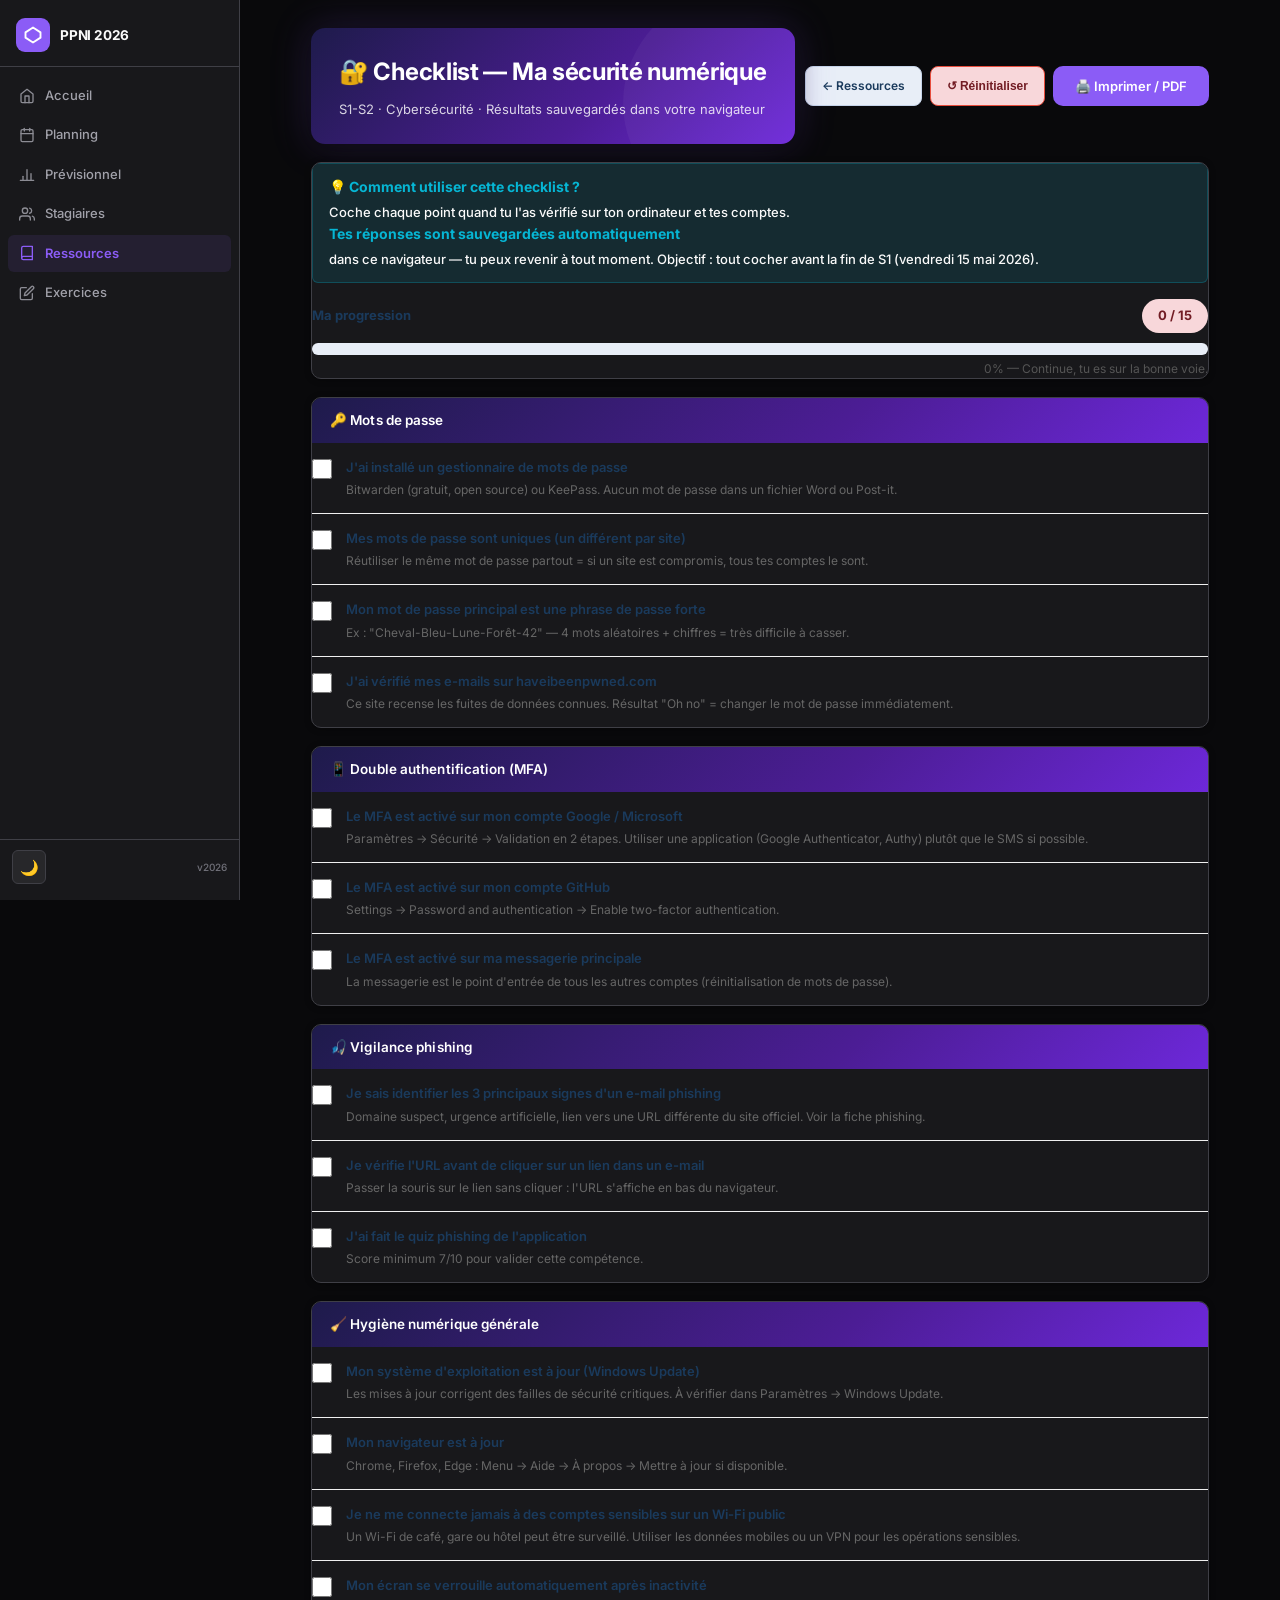
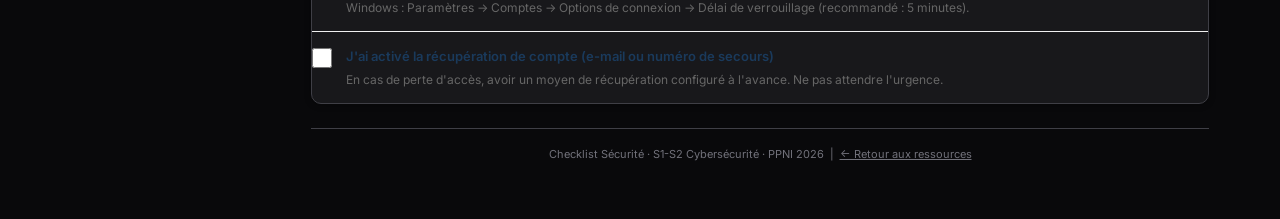
<file: ressources/fiche-securite.html>
﻿<!doctype html>
<html lang="fr">
  <head>
    <meta charset="UTF-8" />
    <meta name="viewport" content="width=device-width, initial-scale=1" />
    <title>Checklist Sécurité — PPNI 2026</title>
    <link rel="preconnect" href="https://fonts.googleapis.com" />
    <link rel="preconnect" href="https://fonts.gstatic.com" crossorigin />
    <link
      href="https://fonts.googleapis.com/css2?family=Inter:wght@400;500;600;700&display=swap"
      rel="stylesheet"
    />
<script>(function(){var t=localStorage.getItem('ppni-theme')||'dark';document.documentElement.setAttribute('data-theme',t);})();</script>
    <link rel="stylesheet" href="../css/shared.css" />
    <style>
      .check-item {
        display: flex;
        align-items: flex-start;
        gap: 14px;
        padding: 14px 0;
        border-bottom: 1px solid #f0f0f0;
        transition: background 0.15s;
      }
      .check-item:last-child {
        border-bottom: none;
      }
      .check-item input[type="checkbox"] {
        width: 20px;
        height: 20px;
        flex-shrink: 0;
        margin-top: 2px;
        cursor: pointer;
        accent-color: #27ae60;
      }
      .check-item label {
        cursor: pointer;
        flex: 1;
      }
      .check-item label h4 {
        margin: 0 0 3px;
        font-size: 13px;
        color: #1a3a5c;
        font-weight: 600;
      }
      .check-item label p {
        margin: 0;
        font-size: 12px;
        color: #666;
        line-height: 1.5;
      }
      .check-item.done label h4 {
        text-decoration: line-through;
        color: #27ae60;
      }
      .check-item.done {
        background: #f0fdf4;
        border-radius: 6px;
        padding: 14px 10px;
      }
      .progress-bar-wrap {
        background: #e8eef7;
        border-radius: 20px;
        height: 12px;
        overflow: hidden;
        margin: 10px 0 4px;
      }
      .progress-bar-fill {
        background: linear-gradient(90deg, #27ae60, #2ecc71);
        height: 100%;
        border-radius: 20px;
        transition: width 0.4s ease;
        width: 0%;
      }
      .progress-label {
        font-size: 12px;
        color: #555;
        text-align: right;
      }
      .score-badge {
        display: inline-block;
        padding: 6px 16px;
        border-radius: 20px;
        font-size: 13px;
        font-weight: 700;
      }
      .score-low {
        background: #f8d7da;
        color: #721c24;
      }
      .score-mid {
        background: #fdebd0;
        color: #784212;
      }
      .score-good {
        background: #d5f5e3;
        color: #145a32;
      }
      @media print {
        .topbar,
        .print-btn,
        nav,
        #reset-btn {
          display: none !important;
        }
        .page-wrapper {
          padding: 0 !important;
        }
        .section-box {
          break-inside: avoid;
          border: 1px solid #ccc !important;
          box-shadow: none !important;
        }
        input[type="checkbox"] {
          -webkit-print-color-adjust: exact;
        }
      }
    </style>
  </head>
  <body>
    <aside class="sidebar" id="sidebar">
      <div class="sidebar-brand">
        <div class="brand-logo"><svg width="18" height="18" viewBox="0 0 24 24" fill="none" stroke="currentColor" stroke-width="2.5" stroke-linecap="round" stroke-linejoin="round"><polygon points="12 2 22 8.5 22 15.5 12 22 2 15.5 2 8.5"/></svg></div>
        <span class="brand-text">PPNI 2026</span>
      </div>
      <nav class="sidebar-nav">
        <a href="../index.html" class="nav-item">
          <span class="nav-icon"><svg width="16" height="16" viewBox="0 0 24 24" fill="none" stroke="currentColor" stroke-width="2" stroke-linecap="round" stroke-linejoin="round"><path d="m3 9 9-7 9 7v11a2 2 0 0 1-2 2H5a2 2 0 0 1-2-2z"/><polyline points="9 22 9 12 15 12 15 22"/></svg></span>
          <span>Accueil</span>
        </a>
        <a href="../planning.html" class="nav-item">
          <span class="nav-icon"><svg width="16" height="16" viewBox="0 0 24 24" fill="none" stroke="currentColor" stroke-width="2" stroke-linecap="round" stroke-linejoin="round"><rect x="3" y="4" width="18" height="18" rx="2" ry="2"/><line x1="16" y1="2" x2="16" y2="6"/><line x1="8" y1="2" x2="8" y2="6"/><line x1="3" y1="10" x2="21" y2="10"/></svg></span>
          <span>Planning</span>
        </a>
        <a href="../previsionnel.html" class="nav-item">
          <span class="nav-icon"><svg width="16" height="16" viewBox="0 0 24 24" fill="none" stroke="currentColor" stroke-width="2" stroke-linecap="round" stroke-linejoin="round"><line x1="18" y1="20" x2="18" y2="10"/><line x1="12" y1="20" x2="12" y2="4"/><line x1="6" y1="20" x2="6" y2="14"/><line x1="2" y1="20" x2="22" y2="20"/></svg></span>
          <span>Pr&#233;visionnel</span>
        </a>
        <a href="../previsionnel_stagiaire.html" class="nav-item">
          <span class="nav-icon"><svg width="16" height="16" viewBox="0 0 24 24" fill="none" stroke="currentColor" stroke-width="2" stroke-linecap="round" stroke-linejoin="round"><path d="M17 21v-2a4 4 0 0 0-4-4H5a4 4 0 0 0-4 4v2"/><circle cx="9" cy="7" r="4"/><path d="M23 21v-2a4 4 0 0 0-3-3.87"/><path d="M16 3.13a4 4 0 0 1 0 7.75"/></svg></span>
          <span>Stagiaires</span>
        </a>
        <a href="index.html" class="nav-item active">
          <span class="nav-icon"><svg width="16" height="16" viewBox="0 0 24 24" fill="none" stroke="currentColor" stroke-width="2" stroke-linecap="round" stroke-linejoin="round"><path d="M4 19.5A2.5 2.5 0 0 1 6.5 17H20"/><path d="M6.5 2H20v20H6.5A2.5 2.5 0 0 1 4 19.5v-15A2.5 2.5 0 0 1 6.5 2z"/></svg></span>
          <span>Ressources</span>
        </a>
        <a href="../exercices/index.html" class="nav-item">
          <span class="nav-icon"><svg width="16" height="16" viewBox="0 0 24 24" fill="none" stroke="currentColor" stroke-width="2" stroke-linecap="round" stroke-linejoin="round"><path d="M11 4H4a2 2 0 0 0-2 2v14a2 2 0 0 0 2 2h14a2 2 0 0 0 2-2v-7"/><path d="M18.5 2.5a2.121 2.121 0 0 1 3 3L12 15l-4 1 1-4 9.5-9.5z"/></svg></span>
          <span>Exercices</span>
        </a>
      </nav>
      <div class="sidebar-footer">
        <button class="theme-toggle" onclick="toggleTheme()" title="Changer le th&#232;me">
          <span class="theme-icon">&#127769;</span>
        </button>
        <span class="sidebar-version">v2026</span>
      </div>
    </aside>
    <main class="main-content">
    <div class="sidebar-overlay" onclick="closeSidebar()"></div>
    <header class="mobile-topbar">
      <button class="hamburger" onclick="toggleSidebar()" aria-label="Menu"><svg width="18" height="18" viewBox="0 0 24 24" fill="none" stroke="currentColor" stroke-width="2" stroke-linecap="round" stroke-linejoin="round"><line x1="3" y1="6" x2="21" y2="6"/><line x1="3" y1="12" x2="21" y2="12"/><line x1="3" y1="18" x2="21" y2="18"/></svg></button>
      <span class="mobile-brand">PPNI 2026</span>
    </header>

    <div class="page-wrapper">
      <div
        style="
          display: flex;
          align-items: center;
          justify-content: space-between;
          margin-bottom: 18px;
          flex-wrap: wrap;
          gap: 10px;
        "
      >
        <div class="doc-header" style="flex: 1; margin-bottom: 0">
          <h1>🔐 Checklist — Ma sécurité numérique</h1>
          <div class="meta">
            S1-S2 · Cybersécurité · Résultats sauvegardés dans votre navigateur
          </div>
        </div>
        <div style="display: flex; gap: 8px; flex-shrink: 0; flex-wrap: wrap">
          <a
            href="index.html"
            style="
              display: inline-flex;
              align-items: center;
              gap: 6px;
              padding: 9px 16px;
              background: #e8eef7;
              color: #1a3a5c;
              border: 1px solid #c5d3e8;
              border-radius: 8px;
              font-size: 12px;
              font-weight: 600;
              text-decoration: none;
            "
            >← Ressources</a
          >
          <button
            id="reset-btn"
            style="
              padding: 9px 16px;
              background: #f8d7da;
              color: #721c24;
              border: 1px solid #e74c3c;
              border-radius: 8px;
              font-size: 12px;
              font-weight: 600;
              cursor: pointer;
            "
          >
            ↺ Réinitialiser
          </button>
          <button class="print-btn" onclick="window.print()">
            🖨️ Imprimer / PDF
          </button>
        </div>
      </div>

      <!-- INTRO -->
      <div class="section-box">
        <div class="falc-intro">
          <strong>💡 Comment utiliser cette checklist ?</strong>
          Coche chaque point quand tu l'as vérifié sur ton ordinateur et tes
          comptes.
          <strong>Tes réponses sont sauvegardées automatiquement</strong> dans
          ce navigateur — tu peux revenir à tout moment. Objectif : tout cocher
          avant la fin de S1 (vendredi 15 mai 2026).
        </div>

        <!-- PROGRESSION -->
        <div style="margin-top: 16px">
          <div
            style="
              display: flex;
              align-items: center;
              justify-content: space-between;
              margin-bottom: 6px;
            "
          >
            <strong style="font-size: 13px; color: #1a3a5c"
              >Ma progression</strong
            >
            <span id="score-badge" class="score-badge score-low">0 / 15</span>
          </div>
          <div class="progress-bar-wrap">
            <div class="progress-bar-fill" id="progress-fill"></div>
          </div>
          <div class="progress-label" id="progress-label">
            0% — Commence par le premier point !
          </div>
        </div>
      </div>

      <!-- SECTION 1 : MOTS DE PASSE -->
      <div class="section-box">
        <h2>🔑 Mots de passe</h2>
        <div id="section-mdp">
          <div class="check-item" data-id="mdp1">
            <input type="checkbox" id="mdp1" />
            <label for="mdp1">
              <h4>J'ai installé un gestionnaire de mots de passe</h4>
              <p>
                Bitwarden (gratuit, open source) ou KeePass. Aucun mot de passe
                dans un fichier Word ou Post-it.
              </p>
            </label>
          </div>

          <div class="check-item" data-id="mdp2">
            <input type="checkbox" id="mdp2" />
            <label for="mdp2">
              <h4>Mes mots de passe sont uniques (un différent par site)</h4>
              <p>
                Réutiliser le même mot de passe partout = si un site est
                compromis, tous tes comptes le sont.
              </p>
            </label>
          </div>

          <div class="check-item" data-id="mdp3">
            <input type="checkbox" id="mdp3" />
            <label for="mdp3">
              <h4>Mon mot de passe principal est une phrase de passe forte</h4>
              <p>
                Ex : "Cheval-Bleu-Lune-Forêt-42" — 4 mots aléatoires + chiffres
                = très difficile à casser.
              </p>
            </label>
          </div>

          <div class="check-item" data-id="mdp4">
            <input type="checkbox" id="mdp4" />
            <label for="mdp4">
              <h4>J'ai vérifié mes e-mails sur haveibeenpwned.com</h4>
              <p>
                Ce site recense les fuites de données connues. Résultat "Oh no"
                = changer le mot de passe immédiatement.
              </p>
            </label>
          </div>
        </div>
      </div>

      <!-- SECTION 2 : MFA -->
      <div class="section-box">
        <h2>📱 Double authentification (MFA)</h2>
        <div>
          <div class="check-item" data-id="mfa1">
            <input type="checkbox" id="mfa1" />
            <label for="mfa1">
              <h4>Le MFA est activé sur mon compte Google / Microsoft</h4>
              <p>
                Paramètres → Sécurité → Validation en 2 étapes. Utiliser une
                application (Google Authenticator, Authy) plutôt que le SMS si
                possible.
              </p>
            </label>
          </div>

          <div class="check-item" data-id="mfa2">
            <input type="checkbox" id="mfa2" />
            <label for="mfa2">
              <h4>Le MFA est activé sur mon compte GitHub</h4>
              <p>
                Settings → Password and authentication → Enable two-factor
                authentication.
              </p>
            </label>
          </div>

          <div class="check-item" data-id="mfa3">
            <input type="checkbox" id="mfa3" />
            <label for="mfa3">
              <h4>Le MFA est activé sur ma messagerie principale</h4>
              <p>
                La messagerie est le point d'entrée de tous les autres comptes
                (réinitialisation de mots de passe).
              </p>
            </label>
          </div>
        </div>
      </div>

      <!-- SECTION 3 : PHISHING -->
      <div class="section-box">
        <h2>🎣 Vigilance phishing</h2>
        <div>
          <div class="check-item" data-id="phi1">
            <input type="checkbox" id="phi1" />
            <label for="phi1">
              <h4>
                Je sais identifier les 3 principaux signes d'un e-mail phishing
              </h4>
              <p>
                Domaine suspect, urgence artificielle, lien vers une URL
                différente du site officiel. Voir la fiche phishing.
              </p>
            </label>
          </div>

          <div class="check-item" data-id="phi2">
            <input type="checkbox" id="phi2" />
            <label for="phi2">
              <h4>
                Je vérifie l'URL avant de cliquer sur un lien dans un e-mail
              </h4>
              <p>
                Passer la souris sur le lien sans cliquer : l'URL s'affiche en
                bas du navigateur.
              </p>
            </label>
          </div>

          <div class="check-item" data-id="phi3">
            <input type="checkbox" id="phi3" />
            <label for="phi3">
              <h4>J'ai fait le quiz phishing de l'application</h4>
              <p>Score minimum 7/10 pour valider cette compétence.</p>
            </label>
          </div>
        </div>
      </div>

      <!-- SECTION 4 : HYGIÈNE NUMÉRIQUE -->
      <div class="section-box">
        <h2>🧹 Hygiène numérique générale</h2>
        <div>
          <div class="check-item" data-id="hyg1">
            <input type="checkbox" id="hyg1" />
            <label for="hyg1">
              <h4>Mon système d'exploitation est à jour (Windows Update)</h4>
              <p>
                Les mises à jour corrigent des failles de sécurité critiques. À
                vérifier dans Paramètres → Windows Update.
              </p>
            </label>
          </div>

          <div class="check-item" data-id="hyg2">
            <input type="checkbox" id="hyg2" />
            <label for="hyg2">
              <h4>Mon navigateur est à jour</h4>
              <p>
                Chrome, Firefox, Edge : Menu → Aide → À propos → Mettre à jour
                si disponible.
              </p>
            </label>
          </div>

          <div class="check-item" data-id="hyg3">
            <input type="checkbox" id="hyg3" />
            <label for="hyg3">
              <h4>
                Je ne me connecte jamais à des comptes sensibles sur un Wi-Fi
                public
              </h4>
              <p>
                Un Wi-Fi de café, gare ou hôtel peut être surveillé. Utiliser
                les données mobiles ou un VPN pour les opérations sensibles.
              </p>
            </label>
          </div>

          <div class="check-item" data-id="hyg4">
            <input type="checkbox" id="hyg4" />
            <label for="hyg4">
              <h4>Mon écran se verrouille automatiquement après inactivité</h4>
              <p>
                Windows : Paramètres → Comptes → Options de connexion → Délai de
                verrouillage (recommandé : 5 minutes).
              </p>
            </label>
          </div>

          <div class="check-item" data-id="hyg5">
            <input type="checkbox" id="hyg5" />
            <label for="hyg5">
              <h4>
                J'ai activé la récupération de compte (e-mail ou numéro de
                secours)
              </h4>
              <p>
                En cas de perte d'accès, avoir un moyen de récupération
                configuré à l'avance. Ne pas attendre l'urgence.
              </p>
            </label>
          </div>
        </div>
      </div>

      <!-- MESSAGE FINAL -->
      <div class="section-box" id="completion-message" style="display: none">
        <div
          class="falc-intro"
          style="
            background: linear-gradient(135deg, #d5f5e3, #f0fdf4);
            border-color: #27ae60;
            text-align: center;
          "
        >
          <strong style="font-size: 16px">🎉 Félicitations !</strong><br />
          Tu as coché tous les points. Ta checklist de sécurité S1 est validée.
          Pense à envoyer le lien de cette page (avec tes cases cochées) au
          formateur, ou à faire une capture d'écran pour ton livrable.
        </div>
      </div>

      <div class="footer">
        Checklist Sécurité · S1-S2 Cybersécurité · PPNI 2026 &nbsp;|&nbsp;
        <a href="index.html" style="color: inherit">← Retour aux ressources</a>
      </div>
    </div>

    <script>
      const STORAGE_KEY = "ppni_checklist_securite";
      const total = document.querySelectorAll(
        '.check-item input[type="checkbox"]',
      ).length;

      function getIds() {
        return Array.from(document.querySelectorAll(".check-item")).map(
          (el) => el.dataset.id,
        );
      }

      function save() {
        const state = {};
        getIds().forEach((id) => {
          const cb = document.getElementById(id);
          if (cb) state[id] = cb.checked;
        });
        localStorage.setItem(STORAGE_KEY, JSON.stringify(state));
      }

      function load() {
        const raw = localStorage.getItem(STORAGE_KEY);
        if (!raw) return;
        const state = JSON.parse(raw);
        getIds().forEach((id) => {
          const cb = document.getElementById(id);
          if (cb && state[id]) {
            cb.checked = true;
            cb.closest(".check-item").classList.add("done");
          }
        });
      }

      function updateProgress() {
        const checked = document.querySelectorAll(
          ".check-item input:checked",
        ).length;
        const pct = Math.round((checked / total) * 100);
        document.getElementById("progress-fill").style.width = pct + "%";
        document.getElementById("progress-label").textContent =
          pct === 100
            ? "100% — Parfait ! Checklist complète ✅"
            : pct >= 60
              ? pct + "% — Bonne progression, continue !"
              : pct + "% — Continue, tu es sur la bonne voie.";
        const badge = document.getElementById("score-badge");
        badge.textContent = checked + " / " + total;
        badge.className =
          "score-badge " +
          (pct === 100 ? "score-good" : pct >= 50 ? "score-mid" : "score-low");
        document.getElementById("completion-message").style.display =
          pct === 100 ? "block" : "none";
      }

      document
        .querySelectorAll('.check-item input[type="checkbox"]')
        .forEach((cb) => {
          cb.addEventListener("change", function () {
            this.closest(".check-item").classList.toggle("done", this.checked);
            save();
            updateProgress();
          });
        });

      document
        .getElementById("reset-btn")
        .addEventListener("click", function () {
          if (
            !confirm(
              "Réinitialiser toute la checklist ? Cette action est irréversible.",
            )
          )
            return;
          localStorage.removeItem(STORAGE_KEY);
          document
            .querySelectorAll('.check-item input[type="checkbox"]')
            .forEach((cb) => {
              cb.checked = false;
              cb.closest(".check-item").classList.remove("done");
            });
          updateProgress();
        });

      load();
      updateProgress();
    </script>
    </main>
    <script src="../js/app.js"></script>
  </body>
</html>
</file>
<file: css/shared.css>
﻿/* ═══════════════════════════════════════════════
   PPNI 2026 — Design System v2 · Vercel/Linear style
   Dark mode par défaut · Sidebar latérale · Violet/Purple
   ═══════════════════════════════════════════════ */

/* ── Google Font (Inter) ── */
@import url("https://fonts.googleapis.com/css2?family=Inter:wght@400;500;600;700&display=swap");

/* ── RESET ── */
*,
*::before,
*::after {
  box-sizing: border-box;
  margin: 0;
  padding: 0;
}

/* ═══════════════════════════════════════════════
   VARIABLES — Dark mode (défaut)
   ═══════════════════════════════════════════════ */
:root {
  --bg: #09090b;
  --surface: #18181b;
  --surface-2: #27272a;
  --surface-3: #3f3f46;
  --border: #3f3f46;
  --border-subtle: rgba(255, 255, 255, 0.06);
  --text: #fafafa;
  --text-muted: #a1a1aa;
  --text-faint: #71717a;
  --accent: #8b5cf6;
  --accent-hover: #7c3aed;
  --accent-glow: rgba(139, 92, 246, 0.22);
  --accent-subtle: rgba(139, 92, 246, 0.1);
  --cyan: #06b6d4;
  --cyan-subtle: rgba(6, 182, 212, 0.12);
  --green: #22c55e;
  --green-subtle: rgba(34, 197, 94, 0.12);
  --orange: #f97316;
  --orange-subtle: rgba(249, 115, 22, 0.12);
  --red: #ef4444;
  --red-subtle: rgba(239, 68, 68, 0.12);
  --yellow: #eab308;
  --gradient-header: linear-gradient(135deg, #1e1b4b 0%, #4c1d95 60%, #6d28d9 100%);
  --gradient-accent: linear-gradient(135deg, var(--accent) 0%, var(--cyan) 100%);
  --sidebar-width: 240px;
  --shadow-sm: 0 1px 6px rgba(0, 0, 0, 0.35);
  --shadow-md: 0 4px 24px rgba(0, 0, 0, 0.45);
  --shadow-lg: 0 8px 40px rgba(0, 0, 0, 0.5);
  --radius: 10px;
  --radius-sm: 6px;
  --radius-lg: 14px;
  /* Legacy compat */
  --brand-dark: #1e1b4b;
  --brand-mid: #6d28d9;
  --brand-light: rgba(109, 40, 217, 0.14);
  --blue: #06b6d4;
  --blue-light: rgba(6, 182, 212, 0.12);
  --green-light: rgba(34, 197, 94, 0.12);
  --orange-light: rgba(249, 115, 22, 0.12);
  --purple: #8b5cf6;
  --gray-bg: #09090b;
  --gray-border: #3f3f46;
  --white: #fafafa;
}

/* ═══════════════════════════════════════════════
   VARIABLES — Light mode
   ═══════════════════════════════════════════════ */
html[data-theme="light"] {
  --bg: #fafafa;
  --surface: #ffffff;
  --surface-2: #f4f4f5;
  --surface-3: #e4e4e7;
  --border: #e4e4e7;
  --border-subtle: rgba(0, 0, 0, 0.06);
  --text: #18181b;
  --text-muted: #71717a;
  --text-faint: #a1a1aa;
  --accent: #7c3aed;
  --accent-hover: #6d28d9;
  --accent-glow: rgba(124, 58, 237, 0.15);
  --accent-subtle: rgba(124, 58, 237, 0.08);
  --cyan: #0891b2;
  --cyan-subtle: rgba(8, 145, 178, 0.1);
  --green: #16a34a;
  --green-subtle: rgba(22, 163, 74, 0.1);
  --orange: #ea580c;
  --orange-subtle: rgba(234, 88, 12, 0.1);
  --red: #dc2626;
  --red-subtle: rgba(220, 38, 38, 0.1);
  --yellow: #ca8a04;
  --gradient-header: linear-gradient(135deg, #1e3a8a 0%, #5b21b6 60%, #7c3aed 100%);
  --shadow-sm: 0 1px 4px rgba(0, 0, 0, 0.07);
  --shadow-md: 0 4px 20px rgba(0, 0, 0, 0.1);
  --shadow-lg: 0 8px 32px rgba(0, 0, 0, 0.12);
  --brand-dark: #1e3a8a;
  --brand-mid: #7c3aed;
  --brand-light: rgba(124, 58, 237, 0.08);
  --blue: #0891b2;
  --blue-light: rgba(8, 145, 178, 0.1);
  --green-light: rgba(22, 163, 74, 0.1);
  --orange-light: rgba(234, 88, 12, 0.1);
  --purple: #7c3aed;
  --gray-bg: #fafafa;
  --gray-border: #e4e4e7;
  --white: #ffffff;
}

/* ═══════════════════════════════════════════════
   ANIMATIONS
   ═══════════════════════════════════════════════ */
@keyframes fadeInUp {
  from { opacity: 0; transform: translateY(14px); }
  to { opacity: 1; transform: translateY(0); }
}
@keyframes glow-pulse {
  0%, 100% { box-shadow: 0 0 16px var(--accent-glow); }
  50% { box-shadow: 0 0 28px var(--accent-glow), 0 0 8px var(--accent-glow); }
}

/* ═══════════════════════════════════════════════
   BASE
   ═══════════════════════════════════════════════ */
html {
  scroll-behavior: smooth;
}
body {
  font-family: "Inter", "Segoe UI", Arial, sans-serif;
  font-size: 15px;
  line-height: 1.65;
  background: var(--bg);
  color: var(--text);
  -webkit-font-smoothing: antialiased;
  padding-left: var(--sidebar-width);
  min-height: 100vh;
  transition: background 0.2s, color 0.2s;
}

/* ═══════════════════════════════════════════════
   SIDEBAR
   ═══════════════════════════════════════════════ */
.sidebar {
  position: fixed;
  left: 0;
  top: 0;
  width: var(--sidebar-width);
  height: 100vh;
  overflow-y: auto;
  overflow-x: hidden;
  z-index: 200;
  background: var(--surface);
  border-right: 1px solid var(--border);
  display: flex;
  flex-direction: column;
  transition: transform 0.28s cubic-bezier(0.4, 0, 0.2, 1), box-shadow 0.28s;
}
.sidebar::-webkit-scrollbar { width: 3px; }
.sidebar::-webkit-scrollbar-track { background: transparent; }
.sidebar::-webkit-scrollbar-thumb { background: var(--border); border-radius: 2px; }

.sidebar-brand {
  display: flex;
  align-items: center;
  gap: 10px;
  padding: 18px 16px 14px;
  border-bottom: 1px solid var(--border);
  flex-shrink: 0;
}
.brand-logo {
  width: 34px;
  height: 34px;
  background: var(--accent);
  border-radius: 9px;
  display: flex;
  align-items: center;
  justify-content: center;
  color: white;
  flex-shrink: 0;
  animation: glow-pulse 3s ease-in-out infinite;
}
.brand-text {
  font-size: 13.5px;
  font-weight: 700;
  color: var(--text);
  letter-spacing: -0.2px;
}

.sidebar-nav {
  flex: 1;
  padding: 10px 8px;
  display: flex;
  flex-direction: column;
  gap: 2px;
}
.nav-section-label {
  font-size: 10px;
  font-weight: 600;
  color: var(--text-faint);
  text-transform: uppercase;
  letter-spacing: 0.7px;
  padding: 10px 10px 4px;
}
.nav-item {
  display: flex;
  align-items: center;
  gap: 9px;
  padding: 8px 10px;
  border-radius: var(--radius-sm);
  text-decoration: none;
  color: var(--text-muted);
  font-size: 13px;
  font-weight: 500;
  transition: background 0.15s, color 0.15s;
  white-space: nowrap;
  overflow: hidden;
}
.nav-item:hover {
  background: var(--surface-2);
  color: var(--text);
}
.nav-item.active {
  background: var(--accent-subtle);
  color: var(--accent);
  font-weight: 600;
}
.nav-icon {
  width: 18px;
  height: 18px;
  display: flex;
  align-items: center;
  justify-content: center;
  flex-shrink: 0;
  opacity: 0.85;
}
.nav-item.active .nav-icon { opacity: 1; }

.sidebar-footer {
  padding: 10px 12px 16px;
  border-top: 1px solid var(--border);
  display: flex;
  align-items: center;
  justify-content: space-between;
  flex-shrink: 0;
}
.theme-toggle {
  width: 34px;
  height: 34px;
  border-radius: var(--radius-sm);
  border: 1px solid var(--border);
  background: var(--surface-2);
  cursor: pointer;
  display: flex;
  align-items: center;
  justify-content: center;
  font-size: 15px;
  transition: background 0.15s, border-color 0.15s, box-shadow 0.15s;
  color: var(--text-muted);
  line-height: 1;
}
.theme-toggle:hover {
  background: var(--accent-subtle);
  border-color: var(--accent);
  box-shadow: 0 0 12px var(--accent-glow);
}
.sidebar-version {
  font-size: 10px;
  color: var(--text-faint);
  font-weight: 500;
}

/* ═══════════════════════════════════════════════
   MOBILE — Hamburger + Overlay
   ═══════════════════════════════════════════════ */
.mobile-topbar {
  display: none;
  align-items: center;
  gap: 12px;
  padding: 12px 16px;
  background: var(--surface);
  border-bottom: 1px solid var(--border);
  position: sticky;
  top: 0;
  z-index: 100;
}
.mobile-brand {
  font-size: 14px;
  font-weight: 700;
  color: var(--text);
}
.hamburger {
  width: 36px;
  height: 36px;
  border-radius: var(--radius-sm);
  border: 1px solid var(--border);
  background: var(--surface-2);
  cursor: pointer;
  display: flex;
  align-items: center;
  justify-content: center;
  color: var(--text-muted);
  transition: all 0.15s;
  flex-shrink: 0;
}
.hamburger:hover {
  background: var(--accent-subtle);
  border-color: var(--accent);
  color: var(--accent);
}
.sidebar-overlay {
  display: none;
  position: fixed;
  inset: 0;
  background: rgba(0, 0, 0, 0.6);
  z-index: 150;
  backdrop-filter: blur(2px);
}
body.sidebar-open .sidebar { box-shadow: var(--shadow-lg); }
body.sidebar-open .sidebar-overlay { display: block; }

/* ═══════════════════════════════════════════════
   MAIN CONTENT
   ═══════════════════════════════════════════════ */
.main-content {
  min-height: 100vh;
  display: flex;
  flex-direction: column;
}

/* ═══════════════════════════════════════════════
   PAGE WRAPPER
   ═══════════════════════════════════════════════ */
.page-wrapper {
  max-width: 1200px;
  margin: 0 auto;
  padding: 28px 28px 48px;
  animation: fadeInUp 0.4s ease-out both;
}

/* ═══════════════════════════════════════════════
   DOC HEADER
   ═══════════════════════════════════════════════ */
.doc-header {
  background: var(--gradient-header);
  color: white;
  padding: 24px 28px;
  border-radius: var(--radius-lg);
  margin-bottom: 22px;
  box-shadow: var(--shadow-md), 0 0 40px var(--accent-glow);
  position: relative;
  overflow: hidden;
}
.doc-header::before {
  content: "";
  position: absolute;
  top: -30%;
  right: -10%;
  width: 220px;
  height: 220px;
  background: rgba(255, 255, 255, 0.04);
  border-radius: 50%;
  pointer-events: none;
}
.doc-header h1 {
  font-size: clamp(18px, 2.5vw, 24px);
  font-weight: 700;
  margin-bottom: 6px;
  letter-spacing: -0.3px;
}
.doc-header .meta {
  font-size: 13px;
  opacity: 0.82;
  line-height: 1.7;
}

/* ═══════════════════════════════════════════════
   SECTION BOX
   ═══════════════════════════════════════════════ */
.section-box {
  background: var(--surface);
  border: 1px solid var(--border);
  border-radius: var(--radius);
  box-shadow: var(--shadow-sm);
  margin-bottom: 18px;
  overflow: hidden;
  transition: border-color 0.2s, box-shadow 0.2s;
  animation: fadeInUp 0.4s ease-out both;
}
.section-box:hover {
  border-color: rgba(139, 92, 246, 0.3);
  box-shadow: var(--shadow-md), 0 0 0 1px var(--accent-subtle);
}
html[data-theme="light"] .section-box:hover {
  border-color: rgba(124, 58, 237, 0.25);
}
.section-box h2 {
  background: var(--gradient-header);
  color: white;
  padding: 11px 18px;
  font-size: 13.5px;
  font-weight: 600;
  letter-spacing: 0.1px;
}
.section-box h2.gantt-title {
  background: linear-gradient(135deg, #1e293b 0%, #334155 100%);
}
.section-box h2.livrable-title {
  background: linear-gradient(135deg, #7f1d1d 0%, #dc2626 100%);
}
.section-box h2.kpi-title {
  background: linear-gradient(135deg, #3b0764 0%, #7c3aed 100%);
}

/* ═══════════════════════════════════════════════
   AXES SUMMARY CARDS
   ═══════════════════════════════════════════════ */
.axes-summary {
  display: grid;
  grid-template-columns: repeat(auto-fit, minmax(280px, 1fr));
  gap: 14px;
  margin-bottom: 18px;
}
.axe-card {
  background: var(--surface);
  border: 1px solid var(--border);
  border-radius: var(--radius);
  padding: 14px 18px;
  box-shadow: var(--shadow-sm);
  border-left: 4px solid;
  animation: fadeInUp 0.4s ease-out both;
  transition: box-shadow 0.2s;
}
.axe-card:hover { box-shadow: var(--shadow-md); }
.axe-card.phase1  { border-color: var(--cyan);   background: var(--cyan-subtle); }
.axe-card.phase2-axe1 { border-color: var(--green);  background: var(--green-subtle); }
.axe-card.phase2-axe2 { border-color: var(--orange); background: var(--orange-subtle); }
.axe-card.ppni    { border-color: var(--cyan);   background: var(--cyan-subtle); }
.axe-card.ia      { border-color: var(--orange); background: var(--orange-subtle); }
.axe-card.auxilium { border-color: var(--green); background: var(--green-subtle); }
.axe-card h3 { font-size: 13px; font-weight: 600; margin-bottom: 6px; color: var(--text); }
.axe-card p  { font-size: 12px; line-height: 1.55; color: var(--text-muted); }

/* ═══════════════════════════════════════════════
   GANTT TABLE
   ═══════════════════════════════════════════════ */
.gantt-scroll { overflow-x: auto; }
table.gantt { width: 100%; border-collapse: collapse; font-size: 10px; }
table.gantt th {
  background: var(--surface-2);
  color: var(--text-muted);
  padding: 7px 4px;
  text-align: center;
  border: 1px solid var(--border);
  font-weight: 600;
  white-space: nowrap;
}
table.gantt th.label-col {
  background: var(--surface-2);
  color: var(--text);
  text-align: left;
  width: 175px;
  position: sticky;
  left: 0;
  z-index: 2;
}
table.gantt td {
  border: 1px solid var(--border);
  padding: 2px;
  height: 28px;
  text-align: center;
  vertical-align: middle;
}
td.label {
  background: var(--surface-2);
  color: var(--text);
  font-weight: 600;
  padding: 4px 10px;
  border: 1px solid var(--border);
  width: 175px;
  position: sticky;
  left: 0;
  z-index: 1;
  font-size: 11px;
}
td.label-sub {
  background: var(--surface-2);
  padding: 3px 10px 3px 22px;
  font-size: 10px;
  color: var(--text-muted);
  font-style: italic;
  border: 1px solid var(--border);
  width: 175px;
  position: sticky;
  left: 0;
  z-index: 1;
}

/* Cell classes */
.phase1-cell { background: #1e3a5f; color: #93c5fd; font-weight: 500; }
.axe1-cell   { background: #14532d; color: #86efac; font-weight: 500; }
.axe2-cell   { background: #431407; color: #fdba74; font-weight: 500; }
.conge-cell  { background: var(--surface-2); color: var(--text-faint); font-style: italic; }
.empty-cell  { background: var(--bg); }
.empty-m     { background: var(--surface-2); }
html[data-theme="light"] .phase1-cell { background: #dbeafe; color: #1e3a8a; }
html[data-theme="light"] .axe1-cell   { background: #dcfce7; color: #14532d; }
html[data-theme="light"] .axe2-cell   { background: #ffedd5; color: #7c2d12; }

td.b-ppni   { background: #1d4ed8; }
td.b-ppni-l { background: #2563eb; }
td.b-ia     { background: #c2410c; }
td.b-ia-l   { background: #ea580c; }
td.b-aux    { background: #15803d; }
td.b-aux-l  { background: #16a34a; }
td.conge {
  background: repeating-linear-gradient(45deg, #350000 0px, #350000 5px, #1a0000 5px, #1a0000 10px);
}
html[data-theme="light"] td.conge {
  background: repeating-linear-gradient(45deg, #ffe5e5 0px, #ffe5e5 5px, #fff5f5 5px, #fff5f5 10px);
}
td.ms-ppni { background: #1d4ed8; border-right: 4px solid var(--red) !important; }
td.ms-ia   { background: #c2410c; border-right: 4px solid var(--red) !important; }
td.ms-aux  { background: #15803d; border-right: 4px solid var(--red) !important; }
th.conge-th { background: var(--red) !important; color: white !important; font-style: italic; font-size: 10px !important; }

tr.sec-hdr td {
  padding: 5px 10px; font-size: 11px; font-weight: 700; height: auto;
  text-align: left; border-top: 2px solid var(--border); border-bottom: 2px solid var(--border);
}
tr.sec-hdr.phase1-hdr td { background: #1e3a5f; color: #93c5fd; }
tr.sec-hdr.axe1-hdr td  { background: #14532d; color: #86efac; }
tr.sec-hdr.axe2-hdr td  { background: #431407; color: #fdba74; }
html[data-theme="light"] tr.sec-hdr.phase1-hdr td { background: #c8e6c9; color: #14532d; }
html[data-theme="light"] tr.sec-hdr.axe1-hdr td  { background: #bbdefb; color: #1e3a8a; }
html[data-theme="light"] tr.sec-hdr.axe2-hdr td  { background: #ffe0b2; color: #7c2d12; }
tr.sec-hdr.ppni-hdr td { background: #1d4ed8; color: white; border-color: #1d4ed8; }
tr.sec-hdr.ia-hdr td   { background: #c2410c; color: white; border-color: #c2410c; }
tr.sec-hdr.aux-hdr td  { background: #15803d; color: white; border-color: #15803d; }

.bt {
  display: block; font-size: 9px; font-weight: 600; line-height: 1.3;
  padding: 0 4px; color: inherit; white-space: nowrap;
  overflow: hidden; text-overflow: ellipsis;
}
td.b-ppni .bt, td.b-ppni-l .bt, td.b-ia .bt, td.b-ia-l .bt,
td.b-aux .bt, td.b-aux-l .bt, td.ms-ppni .bt, td.ms-ia .bt, td.ms-aux .bt { color: white; }

.mf {
  display: inline-block; background: var(--red); color: white;
  font-size: 8px; font-weight: bold; padding: 1px 4px;
  border-radius: 2px; margin-left: 3px; vertical-align: middle;
}

/* ═══════════════════════════════════════════════
   GENERIC TABLES (lt / comp / kt)
   ═══════════════════════════════════════════════ */
table.lt, table.comp, table.kt { width: 100%; border-collapse: collapse; }
table.lt th, table.comp th {
  background: var(--surface-2); color: var(--text);
  padding: 9px 12px; text-align: left; font-size: 12px;
  font-weight: 600; border-bottom: 2px solid var(--accent);
}
table.lt td, table.comp td {
  padding: 8px 12px; font-size: 12px;
  border-bottom: 1px solid var(--border); vertical-align: top; color: var(--text);
}
table.lt tr:nth-child(even), table.comp tr:nth-child(even) { background: var(--surface-2); }
table.kt th {
  background: var(--accent); color: white;
  padding: 9px 12px; font-size: 12px; text-align: left;
}
table.kt td {
  padding: 7px 12px; font-size: 12px;
  border-bottom: 1px solid var(--border); vertical-align: middle; color: var(--text);
}
table.kt tr:nth-child(even) td { background: var(--accent-subtle); }
.cible { font-weight: bold; color: var(--accent); }

/* ═══════════════════════════════════════════════
   BADGES
   ═══════════════════════════════════════════════ */
.dbadge {
  display: inline-block; background: var(--red); color: white;
  padding: 2px 9px; border-radius: 4px; font-size: 10px; font-weight: bold; white-space: nowrap;
}
.axe-tag {
  display: inline-block; padding: 2px 8px; border-radius: 4px;
  font-size: 10px; font-weight: bold; white-space: nowrap;
}
.axe-tag.phase1  { background: var(--green-subtle); color: var(--green); }
.axe-tag.axe1    { background: var(--cyan-subtle);  color: var(--cyan); }
.axe-tag.axe2    { background: var(--orange-subtle);color: var(--orange); }
.axe-tag.ppni    { background: var(--cyan-subtle);  color: var(--cyan); }
.axe-tag.ia      { background: var(--orange-subtle);color: var(--orange); }
.axe-tag.aux     { background: var(--green-subtle); color: var(--green); }
.comp-check { color: var(--green); font-weight: bold; }

/* ═══════════════════════════════════════════════
   PRINT BUTTON
   ═══════════════════════════════════════════════ */
.print-btn {
  display: inline-flex; align-items: center; gap: 7px;
  padding: 9px 22px; background: var(--accent); color: white;
  border: none; border-radius: var(--radius); font-size: 13px;
  font-family: inherit; font-weight: 600; cursor: pointer;
  transition: background 0.18s, box-shadow 0.18s;
}
.print-btn:hover { background: var(--accent-hover); box-shadow: 0 0 16px var(--accent-glow); }

/* ═══════════════════════════════════════════════
   FOOTER
   ═══════════════════════════════════════════════ */
.footer {
  text-align: center; font-size: 11px; color: var(--text-faint);
  margin-top: 24px; padding: 16px 0 8px; border-top: 1px solid var(--border);
}

/* ═══════════════════════════════════════════════
   COURS PAGES
   ═══════════════════════════════════════════════ */
.gantt-clickable { cursor: pointer; transition: filter 0.15s; }
.gantt-clickable:hover { filter: brightness(1.15); }
.gantt-link { display: flex; align-items: center; justify-content: center; width: 100%; height: 100%; color: inherit; text-decoration: none; }
.gantt-link:hover .bt { text-decoration: underline; }

.cours-sommaire {
  background: var(--accent-subtle); border-radius: var(--radius-sm);
  padding: 14px 18px; margin: 16px 18px; border-left: 4px solid var(--accent);
}
.cours-sommaire h3 { font-size: 12px; font-weight: 700; color: var(--text); margin-bottom: 10px; }
.cours-sommaire ol { padding-left: 18px; margin: 0; }
.cours-sommaire li { margin-bottom: 5px; font-size: 12px; }
.cours-sommaire a { color: var(--accent); text-decoration: none; font-weight: 500; }
.cours-sommaire a:hover { text-decoration: underline; }

.cours-section { padding: 18px 18px 10px; border-bottom: 1px solid var(--border); }
.cours-section:last-child { border-bottom: none; }
.cours-section h3 { font-size: 14px; font-weight: 700; color: var(--text); margin-bottom: 4px; }
.cours-section .section-meta { font-size: 11px; color: var(--text-muted); margin-bottom: 14px; }

.falc-intro {
  background: var(--cyan-subtle); border: 1px solid rgba(6, 182, 212, 0.25);
  border-radius: var(--radius-sm); padding: 12px 16px; margin-bottom: 16px;
  font-size: 13px; font-weight: 500; color: var(--text); line-height: 1.6;
}
.falc-intro strong { font-size: 14px; display: block; margin-bottom: 4px; color: var(--cyan); }

.module-grid { display: grid; grid-template-columns: repeat(auto-fit, minmax(220px, 1fr)); gap: 12px; margin-bottom: 16px; }
.module-card {
  border-radius: var(--radius-sm); padding: 12px 14px;
  box-shadow: var(--shadow-sm); border: 1px solid var(--border);
  transition: box-shadow 0.2s;
}
.module-card:hover { box-shadow: var(--shadow-md); }
.module-card.pratique     { background: var(--green-subtle);  border-left: 4px solid var(--green); }
.module-card.collaboration { background: var(--cyan-subtle);   border-left: 4px solid var(--cyan); }
.module-card.theorie      { background: rgba(234, 179, 8, 0.1); border-left: 4px solid var(--yellow); }
.module-tag {
  display: inline-block; padding: 2px 9px; border-radius: 10px;
  font-size: 10px; font-weight: 700; margin-bottom: 8px;
  text-transform: uppercase; letter-spacing: 0.4px;
}
.module-tag.pratique     { background: var(--green); color: white; }
.module-tag.collaboration { background: var(--cyan);  color: white; }
.module-tag.theorie      { background: var(--yellow); color: #1a1a00; }
.module-card h4 { font-size: 12px; font-weight: 700; margin-bottom: 6px; color: var(--text); }
.module-card ul { padding-left: 16px; margin: 0; }
.module-card li { font-size: 11px; margin-bottom: 3px; line-height: 1.5; color: var(--text-muted); }
.module-card .duree { display: inline-block; font-size: 10px; color: var(--text-faint); margin-top: 8px; font-style: italic; }

.checklist { list-style: none; padding: 0; margin: 0; }
.checklist li {
  display: flex; align-items: flex-start; gap: 8px; font-size: 12px;
  padding: 6px 0; border-bottom: 1px solid var(--border); line-height: 1.5; color: var(--text-muted);
}
.checklist li:last-child { border-bottom: none; }
.checklist li::before { content: "☐"; font-size: 14px; color: var(--accent); flex-shrink: 0; margin-top: 1px; }

.ressource-grid { display: grid; grid-template-columns: repeat(auto-fit, minmax(200px, 1fr)); gap: 12px; padding: 16px 18px; }
.ressource-card {
  background: var(--surface-2); border: 1px solid var(--border);
  border-radius: var(--radius-sm); padding: 12px 14px; transition: box-shadow 0.2s;
}
.ressource-card:hover { box-shadow: var(--shadow-sm); border-color: var(--accent); }
.ressource-card h4 { font-size: 12px; font-weight: 700; margin-bottom: 6px; color: var(--text); }
.ressource-card p  { font-size: 11px; color: var(--text-muted); line-height: 1.5; }

.seance-header { display: flex; align-items: center; gap: 10px; padding: 10px 18px; background: var(--surface-2); border-bottom: 1px solid var(--border); }
.seance-badge { display: inline-block; background: var(--accent); color: white; font-size: 11px; font-weight: 700; padding: 3px 10px; border-radius: 4px; white-space: nowrap; }
.seance-badge.lundi   { background: var(--brand-dark); }
.seance-badge.vendredi { background: var(--accent); }
.seance-info { font-size: 11px; color: var(--text-muted); }

/* ═══════════════════════════════════════════════
   PRINT STYLES
   ═══════════════════════════════════════════════ */
@media print {
  @page { size: A4 landscape; margin: 10mm 12mm; }
  html, body {
    background: white !important; padding: 0 !important; margin: 0 !important;
    font-size: 10px !important; color: #000 !important; width: 277mm;
  }
  .sidebar, .mobile-topbar, .sidebar-overlay, .print-btn { display: none !important; }
  body { padding-left: 0 !important; }
  .main-content { display: block !important; }
  .page-wrapper { padding: 0; max-width: 100%; animation: none; }
  .section-box { animation: none; box-shadow: none !important; border: 1px solid #ccc !important; background: white !important; }
  .section-box:hover { box-shadow: none !important; border-color: #ccc !important; }
  .doc-header { border-radius: 0; padding: 8px 12px; margin-bottom: 8px; box-shadow: none; print-color-adjust: exact; -webkit-print-color-adjust: exact; }
  .doc-header h1 { font-size: 14px; }
  .doc-header .meta { font-size: 8.5px; }
  .doc-header::before { display: none; }
  .axes-summary { gap: 7px; margin-bottom: 8px; }
  .axe-card { padding: 6px 10px; box-shadow: none; print-color-adjust: exact; -webkit-print-color-adjust: exact; animation: none; background: white !important; border: 1px solid #ccc !important; }
  .axe-card h3 { font-size: 10px; }
  .axe-card p  { font-size: 9px; }
  .section-box h2 { padding: 5px 10px; font-size: 11px; print-color-adjust: exact; -webkit-print-color-adjust: exact; }
  table.gantt th { font-size: 8px; padding: 3px 2px; background: #f5f5f5 !important; color: #333 !important; border-color: #ccc !important; }
  table.gantt th.label-col { width: 130px; background: #eeeeee !important; }
  table.gantt td { border-color: #ccc !important; height: 18px; }
  td.label, td.label-sub { font-size: 9px; padding: 2px 6px; width: 130px; background: #eeeeee !important; color: #333 !important; border-color: #ccc !important; }
  td.label-sub { font-size: 8px; }
  .bt { font-size: 7.5px; }
  .mf { font-size: 7px; }
  tr.sec-hdr td { padding: 3px 8px; font-size: 9px; print-color-adjust: exact; -webkit-print-color-adjust: exact; }
  table.lt th, table.lt td, table.comp th, table.comp td, table.kt th, table.kt td { font-size: 9px; padding: 4px 8px; color: #000 !important; border-color: #ccc !important; }
  table.lt th, table.comp th, table.kt th { print-color-adjust: exact; -webkit-print-color-adjust: exact; }
  table.lt tr:nth-child(even), table.comp tr:nth-child(even) { background: #f9f9f9 !important; }
  .dbadge { font-size: 8px; padding: 1px 5px; }
  .axe-tag { font-size: 8px; padding: 1px 5px; }
  .footer { font-size: 8px; margin-top: 6px; }
  .section-box.break-before { page-break-before: always; }
  td.b-ppni, td.b-ppni-l, td.b-ia, td.b-ia-l, td.b-aux, td.b-aux-l,
  td.ms-ppni, td.ms-ia, td.ms-aux, .phase1-cell, .axe1-cell, .axe2-cell, .conge-cell,
  tr.sec-hdr.ppni-hdr td, tr.sec-hdr.ia-hdr td, tr.sec-hdr.aux-hdr td { print-color-adjust: exact; -webkit-print-color-adjust: exact; }
  .cours-sommaire, .module-card, .ressource-card { box-shadow: none; print-color-adjust: exact; -webkit-print-color-adjust: exact; animation: none; background: white !important; border-color: #ccc !important; }
  .gantt-link { pointer-events: none; }
}

/* ═══════════════════════════════════════════════
   RESPONSIVE
   ═══════════════════════════════════════════════ */
@media (max-width: 768px) {
  body { padding-left: 0; }
  .sidebar { transform: translateX(calc(-1 * var(--sidebar-width))); }
  body.sidebar-open .sidebar { transform: translateX(0); }
  .mobile-topbar { display: flex; }
  .page-wrapper { padding: 16px 16px 40px; }
}
@media (max-width: 1100px) and (min-width: 769px) {
  .page-wrapper { padding: 20px 20px 40px; }
  table.gantt { font-size: 9px; }
  td.label, table.gantt th.label-col { width: 140px; }
}
</file>
